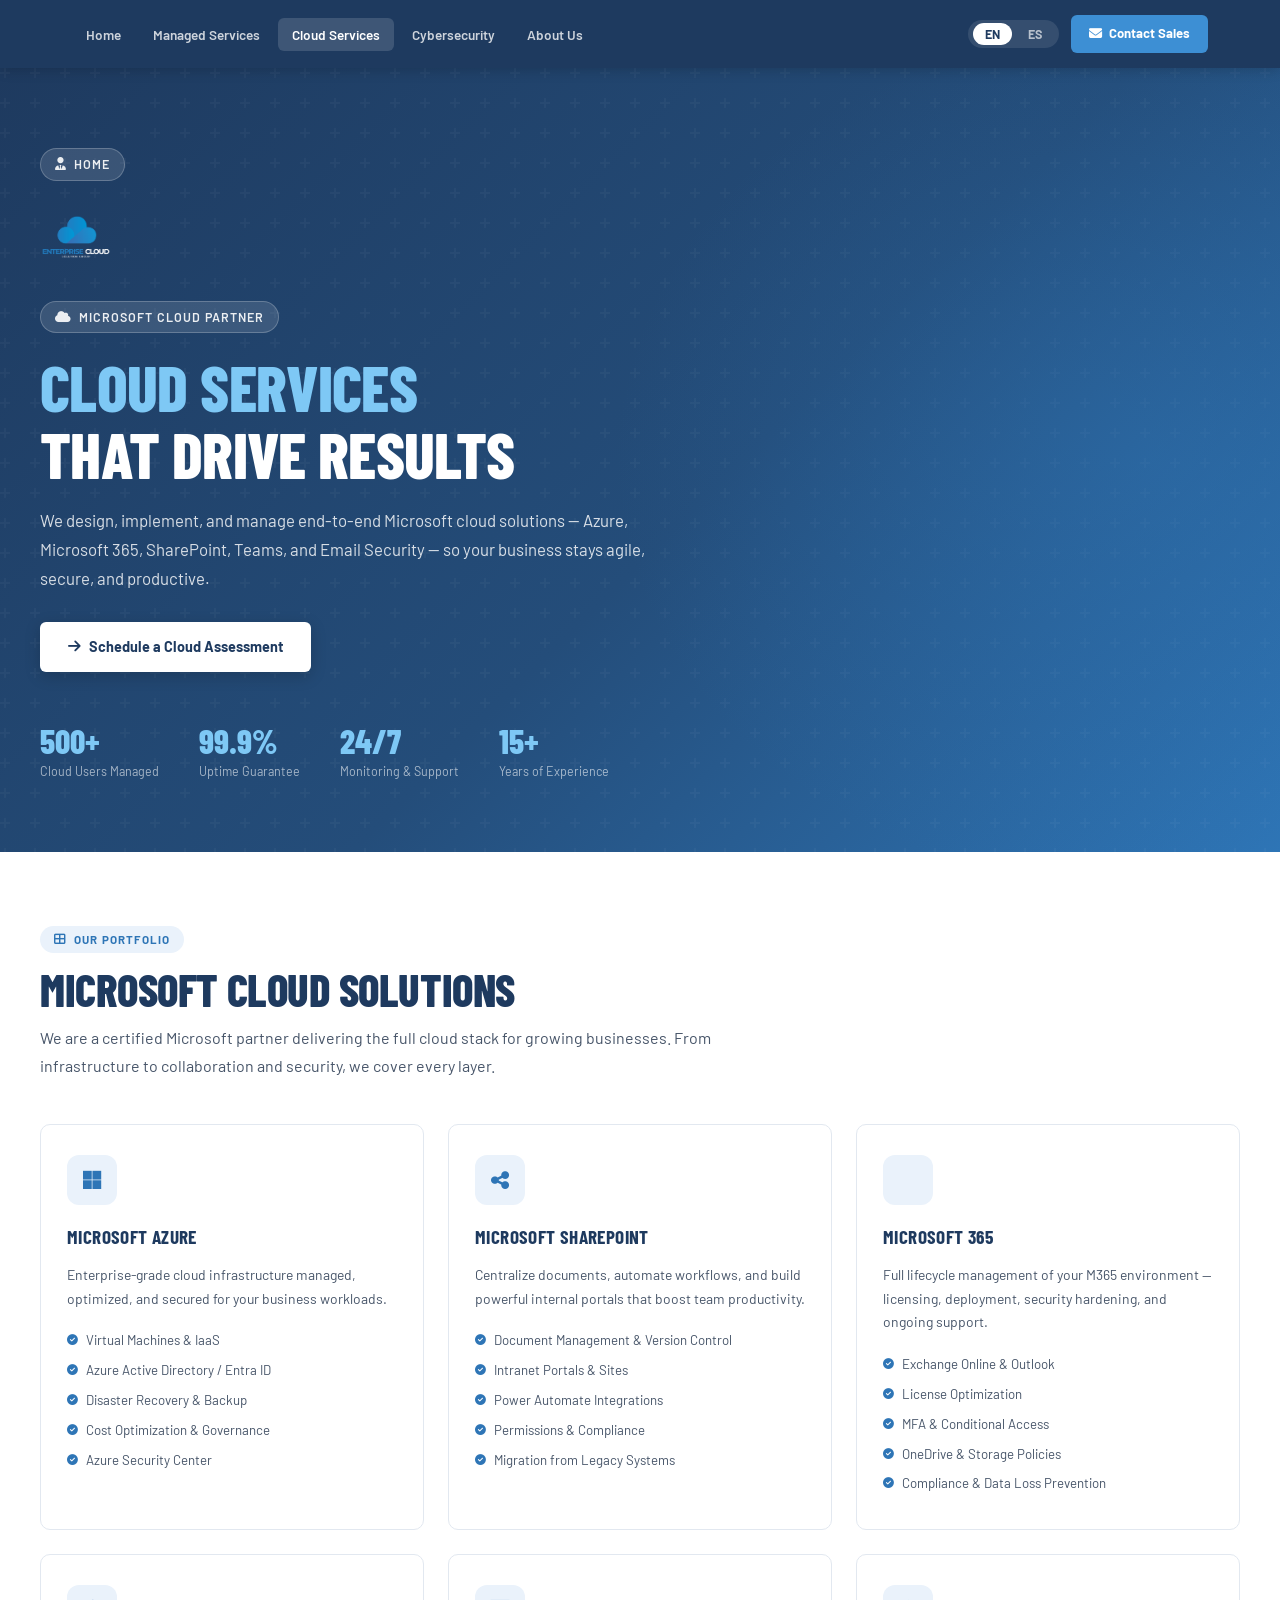
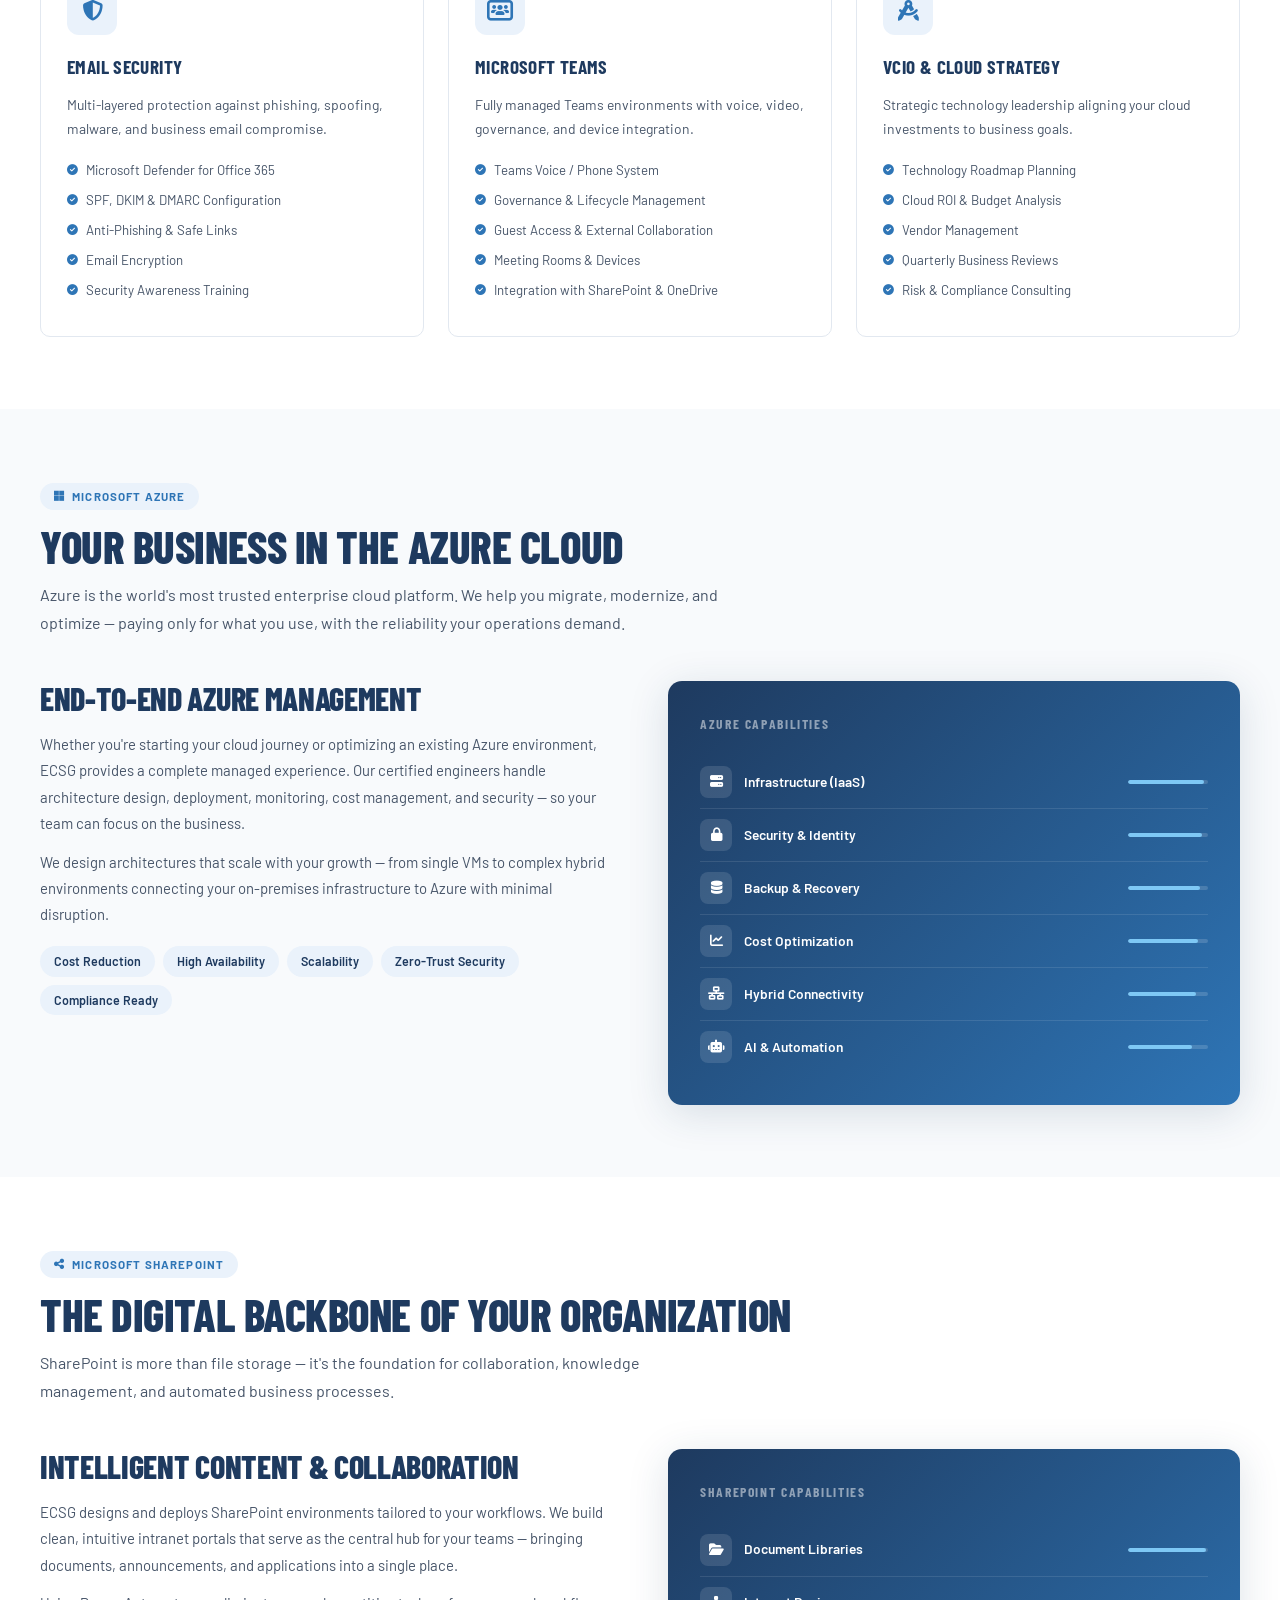
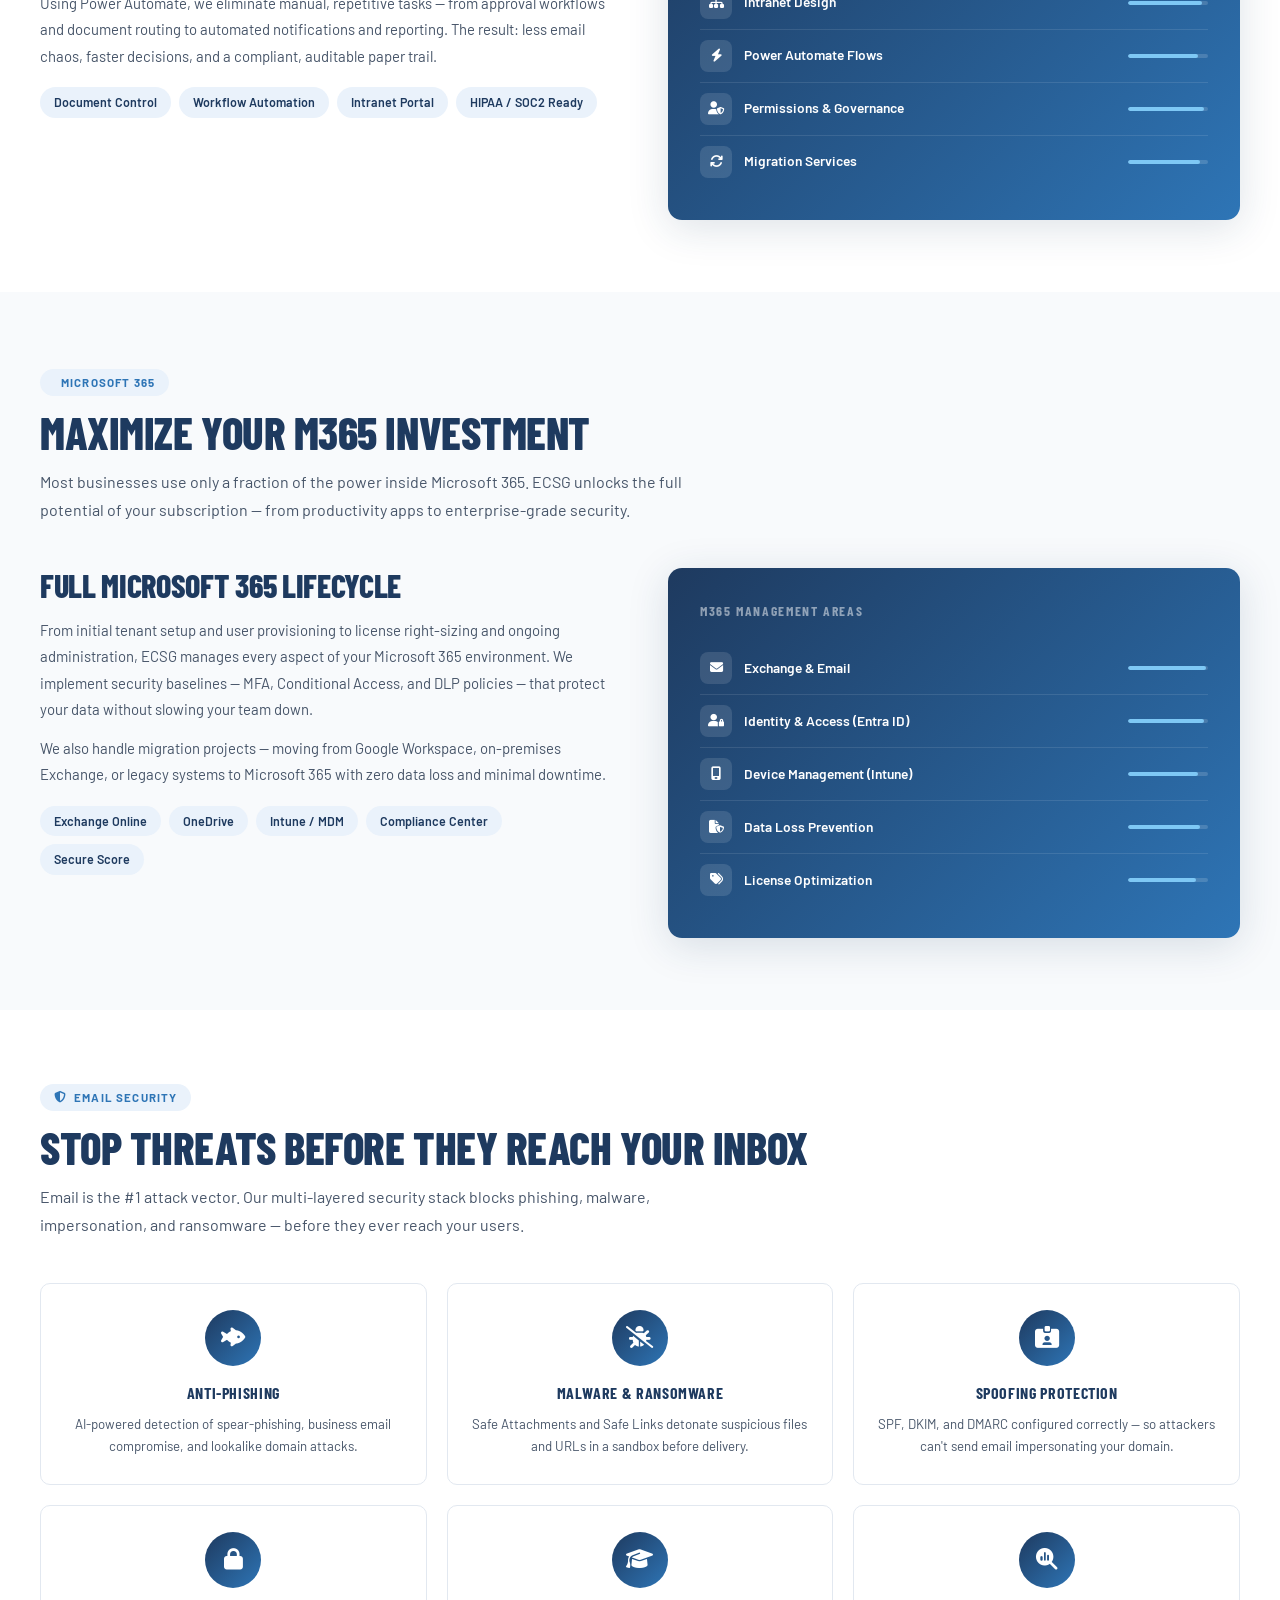
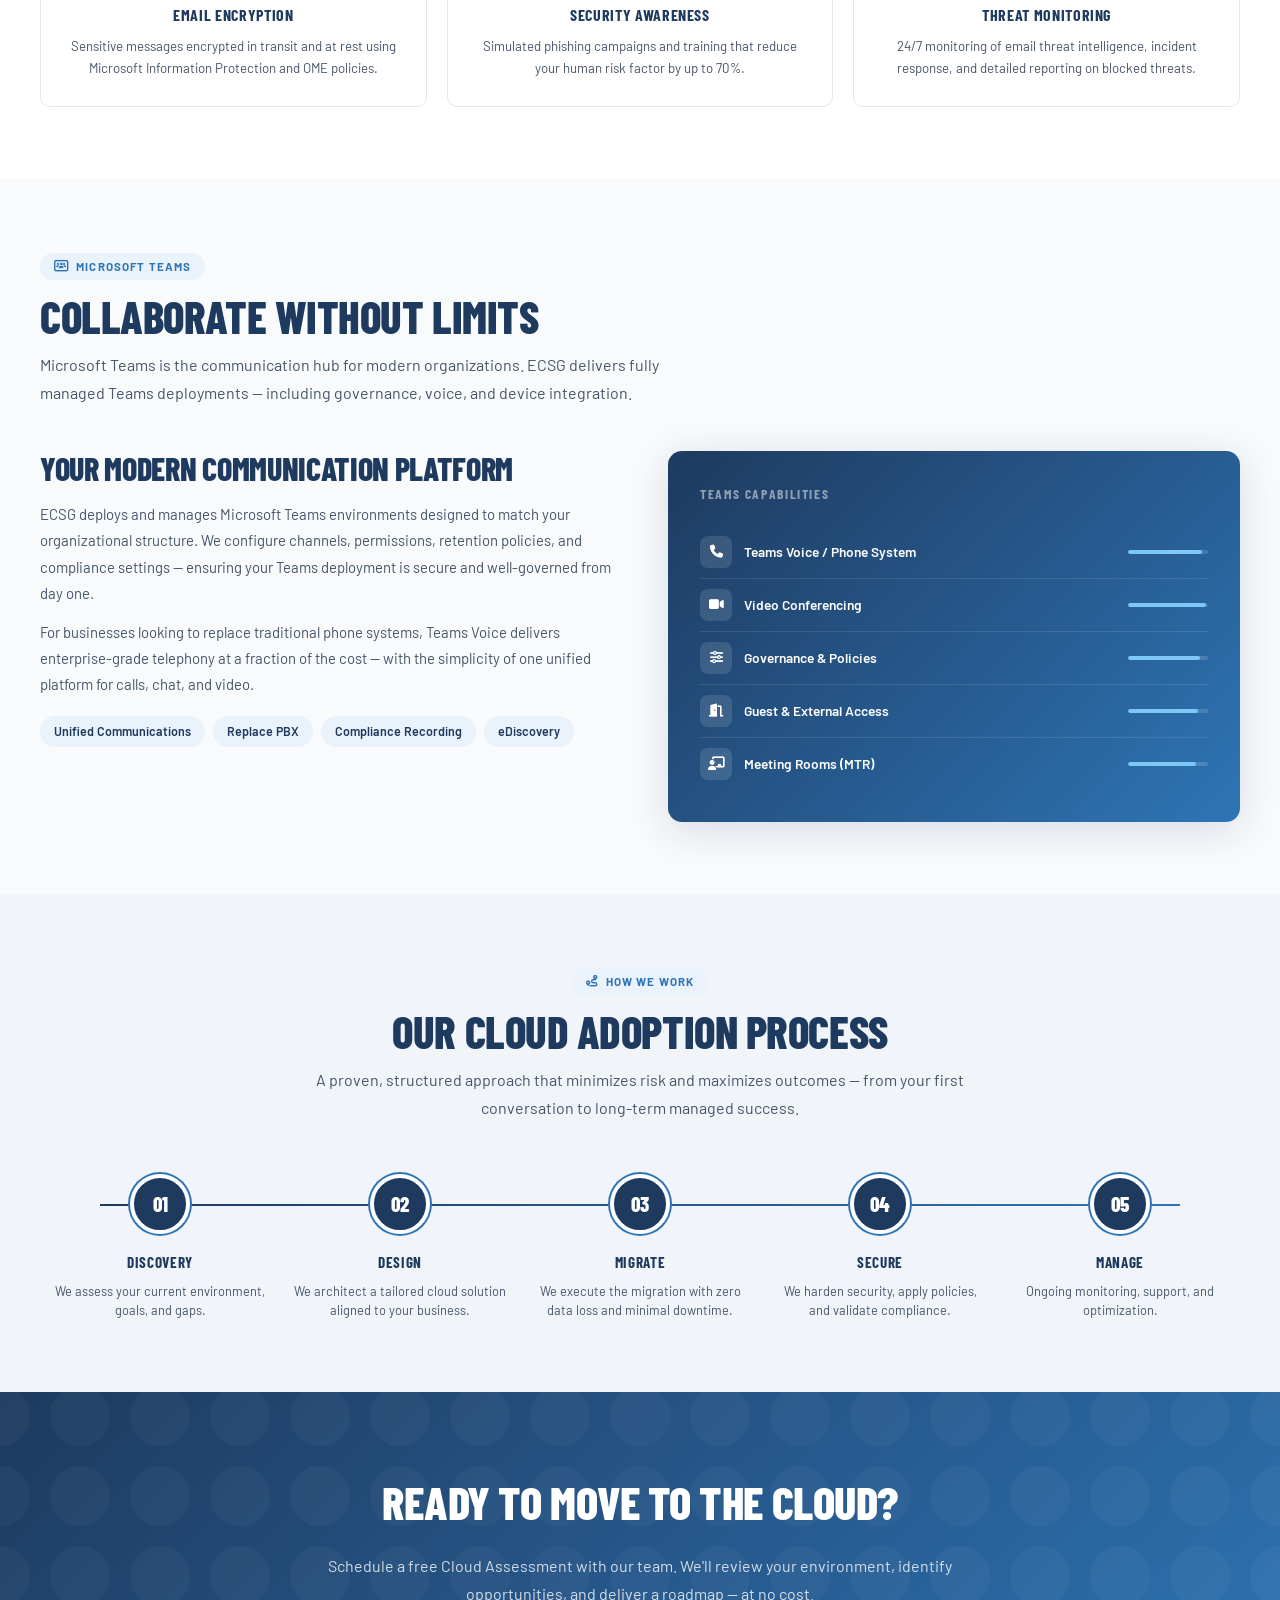
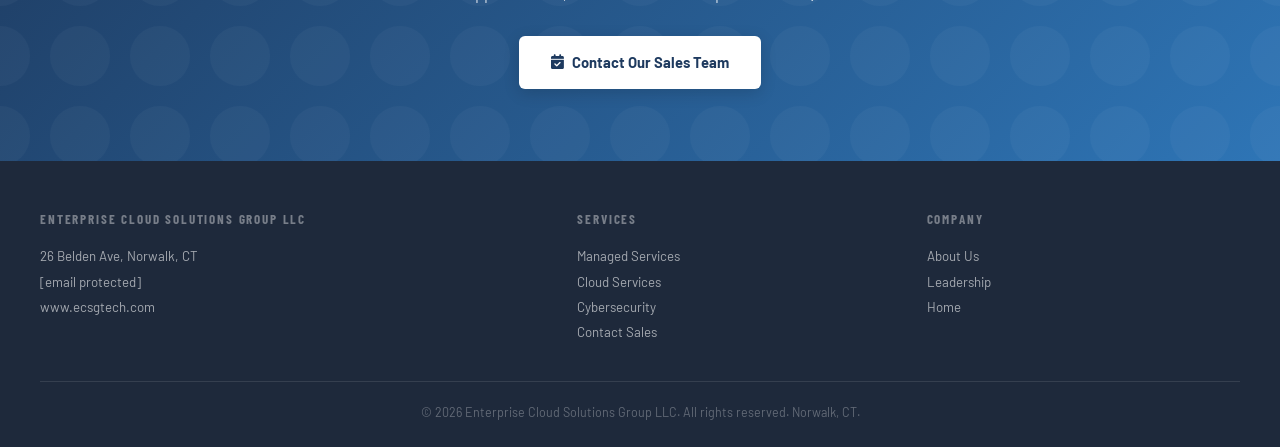
<file: cloud-services.html>
<!DOCTYPE html>
<html lang="en">
<head>
  <meta charset="utf-8">
  <meta name="viewport" content="width=device-width, initial-scale=1.0, shrink-to-fit=no">
  <title>Cloud Services | Enterprise Cloud Solutions Group</title>
  <meta name="description" content="Enterprise Cloud Solutions Group – Microsoft Azure, SharePoint, Microsoft 365, Email Security, and Microsoft Teams managed services.">
  <link rel="preconnect" href="https://fonts.googleapis.com">
  <link rel="preconnect" href="https://fonts.gstatic.com" crossorigin>
  <link href="https://fonts.googleapis.com/css2?family=Barlow:wght@300;400;600;700&family=Barlow+Condensed:wght@600;700;800&display=swap" rel="stylesheet">
  <link rel="stylesheet" href="https://cdnjs.cloudflare.com/ajax/libs/font-awesome/6.5.1/css/all.min.css">
  <style>
    :root {
      --navy: #1E3A5F;
      --blue: #2E75B6;
      --blue-light: #3D8FD4;
      --blue-pale: #EAF2FB;
      --white: #ffffff;
      --gray-50: #F8FAFC;
      --gray-100: #F1F5F9;
      --gray-200: #E2E8F0;
      --gray-600: #475569;
      --gray-800: #1E293B;
      --font-display: 'Barlow Condensed', sans-serif;
      --font-body: 'Barlow', sans-serif;
      --shadow-md: 0 4px 20px rgba(30,58,95,0.10);
      --shadow-lg: 0 8px 40px rgba(30,58,95,0.15);
      --radius: 10px;
      --transition: all 0.28s cubic-bezier(0.4,0,0.2,1);
      --max-w: 1200px;
    }
    *, *::before, *::after { box-sizing: border-box; margin: 0; padding: 0; }
    html { scroll-behavior: smooth; }
    body { font-family: var(--font-body); color: var(--gray-800); background: var(--white); line-height: 1.65; }

    /* ─── NAVBAR ─── */
    #navbar {
      background: var(--navy);
      position: sticky; top: 0; z-index: 1000;
      box-shadow: 0 2px 12px rgba(0,0,0,0.18);
    }
    .nav-inner {
      max-width: var(--max-w); margin: 0 auto;
      padding: 0 32px;
      display: flex; align-items: center; justify-content: space-between;
      height: 68px;
    }
    .nav-logo img { height: 42px; display: block; }
    .nav-links { display: flex; align-items: center; gap: 4px; list-style: none; }
    .nav-links a {
      color: rgba(255,255,255,0.78); text-decoration: none;
      font-size: 0.85rem; font-weight: 600;
      padding: 8px 14px; border-radius: 6px;
      transition: var(--transition); white-space: nowrap;
    }
    .nav-links a:hover { background: rgba(255,255,255,0.1); color: #fff; }
    .nav-links a.active { background: rgba(255,255,255,0.14); color: #fff; }
    .nav-right { display: flex; align-items: center; gap: 12px; }
    .lang-toggle {
      display: flex; align-items: center; gap: 4px;
      background: rgba(255,255,255,0.1);
      border-radius: 30px; padding: 3px 5px;
    }
    .lang-btn {
      border: none; background: transparent;
      padding: 4px 12px; border-radius: 24px;
      font-family: var(--font-body); font-size: 0.78rem; font-weight: 700;
      cursor: pointer; color: rgba(255,255,255,0.65); transition: var(--transition);
    }
    .lang-btn.active { background: #fff; color: var(--navy); }
    .nav-cta {
      display: inline-flex; align-items: center; gap: 7px;
      background: var(--blue-light); color: #fff;
      padding: 8px 18px; border-radius: 6px;
      font-size: 0.82rem; font-weight: 700;
      text-decoration: none; transition: var(--transition); white-space: nowrap;
    }
    .nav-cta:hover { background: #4EA3E8; transform: translateY(-1px); }
    #hamburger {
      display: none; flex-direction: column; gap: 5px;
      background: transparent; border: none; cursor: pointer; padding: 6px;
    }
    #hamburger span { display: block; width: 22px; height: 2px; background: #fff; border-radius: 2px; transition: var(--transition); }
    #mobile-menu { display: none; background: var(--navy); border-top: 1px solid rgba(255,255,255,0.1); padding: 16px 24px 20px; }
    #mobile-menu.open { display: block; }
    #mobile-menu a { display: block; color: rgba(255,255,255,0.8); text-decoration: none; font-size: 0.9rem; font-weight: 600; padding: 10px 0; border-bottom: 1px solid rgba(255,255,255,0.07); }
    #mobile-menu a:last-of-type { border-bottom: none; }
    .mobile-bottom { display: flex; align-items: center; justify-content: space-between; margin-top: 16px; padding-top: 14px; border-top: 1px solid rgba(255,255,255,0.1); }
    .mobile-lang { display: flex; gap: 8px; }
    .mobile-lang button { border: 1px solid rgba(255,255,255,0.3); background: transparent; color: rgba(255,255,255,0.7); padding: 5px 14px; border-radius: 20px; font-size: 0.78rem; font-weight: 700; cursor: pointer; font-family: var(--font-body); transition: var(--transition); }
    .mobile-lang button.active { background: #fff; color: var(--navy); border-color: #fff; }

    /* ─── HERO ─── */
    .page-hero {
      background: linear-gradient(135deg, var(--navy) 0%, #244D7A 55%, var(--blue) 100%);
      color: #fff; padding: 80px 32px 70px; position: relative; overflow: hidden;
    }
    .page-hero::before {
      content: ''; position: absolute; inset: 0;
      background: radial-gradient(ellipse 60% 80% at 90% 50%, rgba(46,117,182,0.35) 0%, transparent 70%),
        url("data:image/svg+xml,%3Csvg width='60' height='60' viewBox='0 0 60 60' xmlns='http://www.w3.org/2000/svg'%3E%3Cg fill='none' fill-rule='evenodd'%3E%3Cg fill='%23ffffff' fill-opacity='0.03'%3E%3Cpath d='M36 34v-4h-2v4h-4v2h4v4h2v-4h4v-2h-4zm0-30V0h-2v4h-4v2h4v4h2V6h4V4h-4zM6 34v-4H4v4H0v2h4v4h2v-4h4v-2H6zM6 4V0H4v4H0v2h4v4h2V6h4V4H6z'/%3E%3C/g%3E%3C/g%3E%3C/svg%3E");
      pointer-events: none;
    }
    .hero-inner { max-width: var(--max-w); margin: 0 auto; position: relative; }
    .hero-tag {
      display: inline-flex; align-items: center; gap: 7px;
      background: rgba(255,255,255,0.12); border: 1px solid rgba(255,255,255,0.22);
      border-radius: 30px; padding: 5px 14px;
      font-size: 0.78rem; font-weight: 600; letter-spacing: 0.08em; text-transform: uppercase;
      color: rgba(255,255,255,0.9); margin-bottom: 20px;
    }
    .page-hero h1 {
      font-family: var(--font-display); font-size: clamp(2.6rem, 5vw, 4rem);
      font-weight: 800; line-height: 1.05; margin-bottom: 18px;
      text-transform: uppercase; letter-spacing: -0.01em;
    }
    .page-hero h1 em { color: #7EC8F5; font-style: normal; }
    .page-hero p.lead { font-size: 1.05rem; max-width: 640px; line-height: 1.75; color: rgba(255,255,255,0.82); margin-bottom: 28px; }
    .hero-cta {
      display: inline-flex; align-items: center; gap: 8px;
      background: #fff; color: var(--navy); padding: 13px 28px; border-radius: 6px;
      font-weight: 700; font-size: 0.9rem; text-decoration: none;
      transition: var(--transition); box-shadow: 0 4px 16px rgba(0,0,0,0.18);
    }
    .hero-cta:hover { background: var(--blue-pale); transform: translateY(-2px); box-shadow: 0 8px 24px rgba(0,0,0,0.22); }
    .hero-stats { display: flex; gap: 40px; margin-top: 52px; flex-wrap: wrap; }
    .hero-stat .number { font-family: var(--font-display); font-size: 2.1rem; font-weight: 800; color: #7EC8F5; line-height: 1; }
    .hero-stat .label { font-size: 0.78rem; color: rgba(255,255,255,0.6); margin-top: 4px; }

    /* ─── SECTIONS ─── */
    .section-wrap { max-width: var(--max-w); margin: 0 auto; }
    .content-section { padding: 72px 32px; }
    .content-section.alt { background: var(--gray-50); }
    .content-section.dark-alt { background: var(--gray-100); }
    .section-tag {
      display: inline-flex; align-items: center; gap: 7px;
      background: var(--blue-pale); color: var(--blue);
      border-radius: 30px; padding: 4px 14px;
      font-size: 0.72rem; font-weight: 700; letter-spacing: 0.1em; text-transform: uppercase;
      margin-bottom: 12px;
    }
    .section-header { margin-bottom: 44px; }
    .section-header h2 {
      font-family: var(--font-display); font-size: clamp(1.9rem, 3.5vw, 2.8rem);
      font-weight: 800; color: var(--navy); text-transform: uppercase;
      letter-spacing: -0.01em; line-height: 1.1; margin-bottom: 10px;
    }
    .section-header p { font-size: 1rem; color: var(--gray-600); max-width: 680px; line-height: 1.75; }

    /* ─── SERVICE CARDS ─── */
    .services-grid { display: grid; grid-template-columns: repeat(3, 1fr); gap: 24px; }
    .service-card {
      background: var(--white); border: 1px solid var(--gray-200);
      border-radius: var(--radius); padding: 30px 26px;
      transition: var(--transition); position: relative; overflow: hidden;
    }
    .service-card::before {
      content: ''; position: absolute; top: 0; left: 0; right: 0; height: 3px;
      background: linear-gradient(90deg, var(--navy), var(--blue));
      transform: scaleX(0); transform-origin: left; transition: var(--transition);
    }
    .service-card:hover { box-shadow: var(--shadow-lg); transform: translateY(-4px); border-color: transparent; }
    .service-card:hover::before { transform: scaleX(1); }
    .service-icon {
      width: 50px; height: 50px; background: var(--blue-pale); border-radius: 12px;
      display: flex; align-items: center; justify-content: center;
      font-size: 1.3rem; color: var(--blue); margin-bottom: 16px;
    }
    .service-card h3 {
      font-family: var(--font-display); font-size: 1.2rem; font-weight: 700;
      color: var(--navy); text-transform: uppercase; letter-spacing: 0.02em; margin-bottom: 10px;
    }
    .service-card p { font-size: 0.87rem; color: var(--gray-600); line-height: 1.7; margin-bottom: 16px; }
    .feature-list { list-style: none; }
    .feature-list li { display: flex; align-items: flex-start; gap: 8px; font-size: 0.83rem; color: var(--gray-600); padding: 4px 0; }
    .feature-list li i { color: var(--blue); font-size: 0.68rem; margin-top: 5px; flex-shrink: 0; }

    /* ─── DEEP DIVE ─── */
    .deep-dive { display: grid; grid-template-columns: 1fr 1fr; gap: 56px; align-items: start; }
    .deep-dive.reverse { direction: rtl; }
    .deep-dive.reverse > * { direction: ltr; }
    .deep-dive-text h3 {
      font-family: var(--font-display); font-size: 2rem; font-weight: 800;
      color: var(--navy); text-transform: uppercase; letter-spacing: -0.01em;
      margin-bottom: 14px; line-height: 1.1;
    }
    .deep-dive-text p { font-size: 0.93rem; color: var(--gray-600); line-height: 1.78; margin-bottom: 12px; }
    .benefit-pills { display: flex; flex-wrap: wrap; gap: 8px; margin-top: 18px; }
    .benefit-pill { background: var(--blue-pale); color: var(--navy); border-radius: 30px; padding: 5px 14px; font-size: 0.78rem; font-weight: 600; }
    .deep-dive-visual {
      background: linear-gradient(135deg, var(--navy) 0%, var(--blue) 100%);
      border-radius: 14px; padding: 32px; color: #fff; box-shadow: var(--shadow-lg);
    }
    .deep-dive-visual .visual-title {
      font-family: var(--font-display); font-size: 0.85rem; font-weight: 700;
      text-transform: uppercase; letter-spacing: 0.12em; color: rgba(255,255,255,0.5); margin-bottom: 20px;
    }
    .capability-row {
      display: flex; align-items: center; gap: 12px;
      padding: 10px 0; border-bottom: 1px solid rgba(255,255,255,0.1);
    }
    .capability-row:last-child { border-bottom: none; }
    .cap-ico {
      width: 32px; height: 32px; background: rgba(255,255,255,0.12); border-radius: 8px;
      display: flex; align-items: center; justify-content: center; font-size: 0.82rem; flex-shrink: 0;
    }
    .cap-name { font-size: 0.86rem; font-weight: 600; flex: 1; }
    .cap-bar-wrap { width: 80px; height: 4px; background: rgba(255,255,255,0.15); border-radius: 4px; overflow: hidden; }
    .cap-bar { height: 100%; background: #7EC8F5; border-radius: 4px; }

    /* ─── SECURITY GRID ─── */
    .security-grid { display: grid; grid-template-columns: repeat(3, 1fr); gap: 20px; }
    .security-item {
      background: var(--white); border: 1px solid var(--gray-200);
      border-radius: var(--radius); padding: 26px 22px; text-align: center; transition: var(--transition);
    }
    .security-item:hover { border-color: var(--blue); box-shadow: var(--shadow-md); transform: translateY(-3px); }
    .sec-icon {
      width: 56px; height: 56px;
      background: linear-gradient(135deg, var(--navy), var(--blue));
      border-radius: 50%; display: flex; align-items: center; justify-content: center;
      font-size: 1.35rem; color: #fff; margin: 0 auto 14px;
    }
    .security-item h4 {
      font-family: var(--font-display); font-size: 1rem; font-weight: 700;
      color: var(--navy); text-transform: uppercase; letter-spacing: 0.04em; margin-bottom: 8px;
    }
    .security-item p { font-size: 0.83rem; color: var(--gray-600); line-height: 1.65; }

    /* ─── PROCESS ─── */
    .process-steps { display: grid; grid-template-columns: repeat(5, 1fr); gap: 0; position: relative; }
    .process-steps::after {
      content: ''; position: absolute; top: 30px; left: 5%; right: 5%; height: 2px;
      background: linear-gradient(90deg, var(--navy), var(--blue)); z-index: 0;
    }
    .process-step { position: relative; z-index: 1; text-align: center; padding: 0 14px; }
    .step-num {
      width: 60px; height: 60px; background: var(--navy); color: #fff; border-radius: 50%;
      display: flex; align-items: center; justify-content: center;
      font-family: var(--font-display); font-size: 1.3rem; font-weight: 800;
      margin: 0 auto 16px; border: 4px solid var(--white); box-shadow: 0 0 0 2px var(--blue);
    }
    .process-step h4 {
      font-family: var(--font-display); font-size: 0.95rem; font-weight: 700;
      color: var(--navy); text-transform: uppercase; letter-spacing: 0.04em; margin-bottom: 6px;
    }
    .process-step p { font-size: 0.8rem; color: var(--gray-600); line-height: 1.5; }

    /* ─── CTA BAND ─── */
    .cta-band {
      background: linear-gradient(135deg, var(--navy) 0%, var(--blue) 100%);
      padding: 72px 32px; text-align: center; color: #fff; position: relative; overflow: hidden;
    }
    .cta-band::before {
      content: ''; position: absolute; inset: 0;
      background: url("data:image/svg+xml,%3Csvg width='80' height='80' viewBox='0 0 80 80' xmlns='http://www.w3.org/2000/svg'%3E%3Cg fill='%23ffffff' fill-opacity='0.03'%3E%3Ccircle cx='40' cy='40' r='30'/%3E%3C/g%3E%3C/svg%3E") center/80px;
      pointer-events: none;
    }
    .cta-band .inner { position: relative; max-width: 640px; margin: 0 auto; }
    .cta-band h2 {
      font-family: var(--font-display); font-size: clamp(1.9rem, 4vw, 2.9rem);
      font-weight: 800; text-transform: uppercase; letter-spacing: -0.01em; margin-bottom: 12px;
    }
    .cta-band p { font-size: 1rem; color: rgba(255,255,255,0.8); line-height: 1.75; margin-bottom: 28px; }
    .btn-white {
      display: inline-flex; align-items: center; gap: 8px;
      background: #fff; color: var(--navy); padding: 14px 32px; border-radius: 6px;
      font-weight: 700; font-size: 0.92rem; text-decoration: none;
      transition: var(--transition); box-shadow: 0 4px 16px rgba(0,0,0,0.15);
    }
    .btn-white:hover { background: var(--blue-pale); transform: translateY(-2px); box-shadow: 0 8px 24px rgba(0,0,0,0.2); }

    /* ─── FOOTER ─── */
    footer { background: var(--gray-800); color: rgba(255,255,255,0.65); padding: 48px 32px 24px; }
    .footer-inner { max-width: var(--max-w); margin: 0 auto; }
    .footer-grid { display: grid; grid-template-columns: 1.6fr 1fr 1fr; gap: 36px; margin-bottom: 36px; }
    .footer-col h4 {
      font-family: var(--font-display); font-size: 0.82rem; font-weight: 700;
      text-transform: uppercase; letter-spacing: 0.14em; color: rgba(255,255,255,0.4); margin-bottom: 14px;
    }
    .footer-col p, .footer-col a { font-size: 0.83rem; line-height: 1.9; color: rgba(255,255,255,0.6); text-decoration: none; display: block; }
    .footer-col a:hover { color: #fff; }
    .footer-bottom { border-top: 1px solid rgba(255,255,255,0.1); padding-top: 20px; text-align: center; font-size: 0.78rem; color: rgba(255,255,255,0.3); }

    /* ─── RESPONSIVE ─── */
    @media (max-width: 1024px) {
      .services-grid { grid-template-columns: repeat(2, 1fr); }
      .security-grid { grid-template-columns: repeat(2, 1fr); }
    }
    @media (max-width: 860px) {
      .nav-links { display: none; }
      #hamburger { display: flex; }
      .deep-dive { grid-template-columns: 1fr; }
      .deep-dive.reverse { direction: ltr; }
      .process-steps { grid-template-columns: 1fr 1fr; gap: 24px; }
      .process-steps::after { display: none; }
      .footer-grid { grid-template-columns: 1fr 1fr; }
    }
    @media (max-width: 600px) {
      .content-section { padding: 48px 20px; }
      .page-hero { padding: 52px 20px 44px; }
      .services-grid { grid-template-columns: 1fr; }
      .security-grid { grid-template-columns: 1fr; }
      .process-steps { grid-template-columns: 1fr; }
      .footer-grid { grid-template-columns: 1fr; }
      .cta-band { padding: 52px 20px; }
      footer { padding: 36px 20px 20px; }
      .hero-stats { gap: 24px; }
      .nav-cta { display: none; }
    }
  </style>
</head>
<body>

<!-- ─── NAVBAR ─── -->
<header id="navbar">
  <div class="nav-inner">
    <ul class="nav-links">
      <li><a href="index.html" data-en="Home" data-es="Inicio">Home</a></li>
      <li><a href="managed-services.html" data-en="Managed Services" data-es="Servicios Administrados">Managed Services</a></li>
      <li><a href="cloud-services.html" class="active" data-en="Cloud Services" data-es="Servicios en la Nube">Cloud Services</a></li>
      <li><a href="cybersecurity.html" data-en="Cybersecurity" data-es="Ciberseguridad">Cybersecurity</a></li>
      <li><a href="ECSG_About.html" data-en="About Us" data-es="Nosotros">About Us</a></li>
    </ul>
    <div class="nav-right">
      <div class="lang-toggle">
        <button class="lang-btn active" id="btnEN">EN</button>
        <button class="lang-btn" id="btnES">ES</button>
      </div>
      <a href="ecsgcontact_sales.html" class="nav-cta">
        <i class="fas fa-envelope"></i>
        <span data-en="Contact Sales" data-es="Contactar Ventas">Contact Sales</span>
      </a>
    </div>
  </div>
  <div id="mobile-menu" style="display:none!important;">
    <a href="index.html" data-en="Home" data-es="Inicio">Home</a>
    <a href="managed-services.html" data-en="Managed Services" data-es="Servicios Administrados">Managed Services</a>
    <a href="cloud-services.html" data-en="Cloud Services" data-es="Servicios en la Nube">Cloud Services</a>
    <a href="cybersecurity.html" data-en="Cybersecurity" data-es="Ciberseguridad">Cybersecurity</a>
    <a href="ECSG_About.html" data-en="About Us" data-es="Nosotros">About Us</a>
    <a href="ceo.html" data-en="Leadership" data-es="Liderazgo">Leadership</a>
    <div class="mobile-bottom">
      <a href="ecsgcontact_sales.html" class="nav-cta" style="font-size:0.82rem;"><i class="fas fa-envelope"></i> <span data-en="Contact Sales" data-es="Contactar Ventas">Contact Sales</span></a>
      <div class="mobile-lang">
        <button id="btnEN2" class="active">EN</button>
        <button id="btnES2">ES</button>
      </div>
    </div>
  </div>
</header>

<!-- ─── HERO ─── -->
<section class="page-hero">
  <div class="hero-inner">
    <!-- ─── HERO TAG hacia index.html ─── -->    
<a href="index.html" style="text-decoration: none; color: inherit;">
  <div class="hero-tag">
    <i class="fas fa-user-tie"></i>
    <span data-en="Virtual Chief Information Officer" data-es="INICIO">
      HOME
    </span>
  </div>
</a>
 <!-- ─── fin de HERO TAG hacia index.html ─── -->
    <div class="hero-logo" style="margin-bottom:28px;">
      <a href="index.html"><img src="assets/img/logo1_white.png" alt="Enterprise Cloud Solutions Group" style="height:72px; display:block;"></a>
    </div>
    <div class="hero-tag"><i class="fas fa-cloud"></i> <span data-en="Microsoft Cloud Partner" data-es="Partner de Microsoft Cloud">Microsoft Cloud Partner</span></div>
    <h1><em data-en="Cloud Services" data-es="Servicios en la Nube">Cloud Services</em><br><span data-en="that Drive Results" data-es="que Impulsan Resultados">that Drive Results</span></h1>
    <p class="lead" data-en="We design, implement, and manage end-to-end Microsoft cloud solutions — Azure, Microsoft 365, SharePoint, Teams, and Email Security — so your business stays agile, secure, and productive." data-es="Diseñamos, implementamos y administramos soluciones de nube Microsoft de extremo a extremo — Azure, Microsoft 365, SharePoint, Teams y Seguridad de Correo — para que su empresa sea ágil, segura y productiva.">We design, implement, and manage end-to-end Microsoft cloud solutions — Azure, Microsoft 365, SharePoint, Teams, and Email Security — so your business stays agile, secure, and productive.</p>
    <a href="ecsgcontact_sales.html" class="hero-cta"><i class="fas fa-arrow-right"></i> <span data-en="Schedule a Cloud Assessment" data-es="Agendar una Evaluación Cloud">Schedule a Cloud Assessment</span></a>
    <div class="hero-stats">
      <div class="hero-stat"><div class="number">500+</div><div class="label" data-en="Cloud Users Managed" data-es="Usuarios Cloud Administrados">Cloud Users Managed</div></div>
      <div class="hero-stat"><div class="number">99.9%</div><div class="label" data-en="Uptime Guarantee" data-es="Garantía de Disponibilidad">Uptime Guarantee</div></div>
      <div class="hero-stat"><div class="number">24/7</div><div class="label" data-en="Monitoring & Support" data-es="Monitoreo y Soporte">Monitoring & Support</div></div>
      <div class="hero-stat"><div class="number">15+</div><div class="label" data-en="Years of Experience" data-es="Años de Experiencia">Years of Experience</div></div>
    </div>
  </div>
</section>

<!-- ─── SERVICES OVERVIEW ─── -->
<section class="content-section">
  <div class="section-wrap">
    <div class="section-header">
      <div class="section-tag"><i class="fas fa-th-large"></i> <span data-en="Our Portfolio" data-es="Nuestro Portafolio">Our Portfolio</span></div>
      <h2 data-en="Microsoft Cloud Solutions" data-es="Soluciones Microsoft Cloud">Microsoft Cloud Solutions</h2>
      <p data-en="We are a certified Microsoft partner delivering the full cloud stack for growing businesses. From infrastructure to collaboration and security, we cover every layer." data-es="Somos un partner certificado de Microsoft que entrega el stack completo de nube para empresas en crecimiento. Desde infraestructura hasta colaboración y seguridad, cubrimos cada capa.">We are a certified Microsoft partner delivering the full cloud stack for growing businesses. From infrastructure to collaboration and security, we cover every layer.</p>
    </div>
    <div class="services-grid">

      <div class="service-card">
        <div class="service-icon"><i class="fab fa-microsoft"></i></div>
        <h3>Microsoft Azure</h3>
        <p data-en="Enterprise-grade cloud infrastructure managed, optimized, and secured for your business workloads." data-es="Infraestructura cloud de nivel empresarial, administrada, optimizada y asegurada para sus cargas de trabajo.">Enterprise-grade cloud infrastructure managed, optimized, and secured for your business workloads.</p>
        <ul class="feature-list">
          <li><i class="fas fa-circle-check"></i><span data-en="Virtual Machines & IaaS" data-es="Máquinas Virtuales e IaaS">Virtual Machines & IaaS</span></li>
          <li><i class="fas fa-circle-check"></i><span data-en="Azure Active Directory / Entra ID" data-es="Azure Active Directory / Entra ID">Azure Active Directory / Entra ID</span></li>
          <li><i class="fas fa-circle-check"></i><span data-en="Disaster Recovery & Backup" data-es="Recuperación ante Desastres y Backup">Disaster Recovery & Backup</span></li>
          <li><i class="fas fa-circle-check"></i><span data-en="Cost Optimization & Governance" data-es="Optimización de Costos y Gobernanza">Cost Optimization & Governance</span></li>
          <li><i class="fas fa-circle-check"></i><span data-en="Azure Security Center" data-es="Centro de Seguridad de Azure">Azure Security Center</span></li>
        </ul>
      </div>

      <div class="service-card">
        <div class="service-icon"><i class="fas fa-share-nodes"></i></div>
        <h3>Microsoft SharePoint</h3>
        <p data-en="Centralize documents, automate workflows, and build powerful internal portals that boost team productivity." data-es="Centralice documentos, automatice flujos de trabajo y construya portales internos que aumenten la productividad.">Centralize documents, automate workflows, and build powerful internal portals that boost team productivity.</p>
        <ul class="feature-list">
          <li><i class="fas fa-circle-check"></i><span data-en="Document Management & Version Control" data-es="Gestión de Documentos y Control de Versiones">Document Management & Version Control</span></li>
          <li><i class="fas fa-circle-check"></i><span data-en="Intranet Portals & Sites" data-es="Portales Intranet y Sitios">Intranet Portals & Sites</span></li>
          <li><i class="fas fa-circle-check"></i><span data-en="Power Automate Integrations" data-es="Integraciones con Power Automate">Power Automate Integrations</span></li>
          <li><i class="fas fa-circle-check"></i><span data-en="Permissions & Compliance" data-es="Permisos y Cumplimiento">Permissions & Compliance</span></li>
          <li><i class="fas fa-circle-check"></i><span data-en="Migration from Legacy Systems" data-es="Migración desde Sistemas Legados">Migration from Legacy Systems</span></li>
        </ul>
      </div>

      <div class="service-card">
        <div class="service-icon"><i class="fas fa-grid-2"></i></div>
        <h3>Microsoft 365</h3>
        <p data-en="Full lifecycle management of your M365 environment — licensing, deployment, security hardening, and ongoing support." data-es="Gestión completa del ciclo de vida de su entorno M365 — licenciamiento, despliegue, endurecimiento de seguridad y soporte continuo.">Full lifecycle management of your M365 environment — licensing, deployment, security hardening, and ongoing support.</p>
        <ul class="feature-list">
          <li><i class="fas fa-circle-check"></i><span data-en="Exchange Online & Outlook" data-es="Exchange Online y Outlook">Exchange Online & Outlook</span></li>
          <li><i class="fas fa-circle-check"></i><span data-en="License Optimization" data-es="Optimización de Licencias">License Optimization</span></li>
          <li><i class="fas fa-circle-check"></i><span data-en="MFA & Conditional Access" data-es="MFA y Acceso Condicional">MFA & Conditional Access</span></li>
          <li><i class="fas fa-circle-check"></i><span data-en="OneDrive & Storage Policies" data-es="OneDrive y Políticas de Almacenamiento">OneDrive & Storage Policies</span></li>
          <li><i class="fas fa-circle-check"></i><span data-en="Compliance & Data Loss Prevention" data-es="Cumplimiento y Prevención de Pérdida de Datos">Compliance & Data Loss Prevention</span></li>
        </ul>
      </div>

      <div class="service-card">
        <div class="service-icon"><i class="fas fa-shield-halved"></i></div>
        <h3 data-en="Email Security" data-es="Seguridad de Correo">Email Security</h3>
        <p data-en="Multi-layered protection against phishing, spoofing, malware, and business email compromise." data-es="Protección multicapa contra phishing, spoofing, malware y compromiso de correo empresarial.">Multi-layered protection against phishing, spoofing, malware, and business email compromise.</p>
        <ul class="feature-list">
          <li><i class="fas fa-circle-check"></i><span data-en="Microsoft Defender for Office 365" data-es="Microsoft Defender para Office 365">Microsoft Defender for Office 365</span></li>
          <li><i class="fas fa-circle-check"></i><span data-en="SPF, DKIM & DMARC Configuration" data-es="Configuración de SPF, DKIM y DMARC">SPF, DKIM & DMARC Configuration</span></li>
          <li><i class="fas fa-circle-check"></i><span data-en="Anti-Phishing & Safe Links" data-es="Anti-Phishing y Safe Links">Anti-Phishing & Safe Links</span></li>
          <li><i class="fas fa-circle-check"></i><span data-en="Email Encryption" data-es="Cifrado de Correo Electrónico">Email Encryption</span></li>
          <li><i class="fas fa-circle-check"></i><span data-en="Security Awareness Training" data-es="Capacitación en Conciencia de Seguridad">Security Awareness Training</span></li>
        </ul>
      </div>

      <div class="service-card">
        <div class="service-icon"><i class="fas fa-users-rectangle"></i></div>
        <h3>Microsoft Teams</h3>
        <p data-en="Fully managed Teams environments with voice, video, governance, and device integration." data-es="Entornos de Teams totalmente administrados con voz, video, gobernanza e integración de dispositivos.">Fully managed Teams environments with voice, video, governance, and device integration.</p>
        <ul class="feature-list">
          <li><i class="fas fa-circle-check"></i><span data-en="Teams Voice / Phone System" data-es="Teams Voice / Sistema de Telefonía">Teams Voice / Phone System</span></li>
          <li><i class="fas fa-circle-check"></i><span data-en="Governance & Lifecycle Management" data-es="Gobernanza y Gestión del Ciclo de Vida">Governance & Lifecycle Management</span></li>
          <li><i class="fas fa-circle-check"></i><span data-en="Guest Access & External Collaboration" data-es="Acceso de Invitados y Colaboración Externa">Guest Access & External Collaboration</span></li>
          <li><i class="fas fa-circle-check"></i><span data-en="Meeting Rooms & Devices" data-es="Salas de Reuniones y Dispositivos">Meeting Rooms & Devices</span></li>
          <li><i class="fas fa-circle-check"></i><span data-en="Integration with SharePoint & OneDrive" data-es="Integración con SharePoint y OneDrive">Integration with SharePoint & OneDrive</span></li>
        </ul>
      </div>

      <div class="service-card">
        <div class="service-icon"><i class="fas fa-compass-drafting"></i></div>
        <h3 data-en="vCIO & Cloud Strategy" data-es="vCIO y Estrategia Cloud">vCIO & Cloud Strategy</h3>
        <p data-en="Strategic technology leadership aligning your cloud investments to business goals." data-es="Liderazgo tecnológico estratégico que alinea sus inversiones cloud con los objetivos de negocio.">Strategic technology leadership aligning your cloud investments to business goals.</p>
        <ul class="feature-list">
          <li><i class="fas fa-circle-check"></i><span data-en="Technology Roadmap Planning" data-es="Planificación de Hoja de Ruta Tecnológica">Technology Roadmap Planning</span></li>
          <li><i class="fas fa-circle-check"></i><span data-en="Cloud ROI & Budget Analysis" data-es="ROI Cloud y Análisis de Presupuesto">Cloud ROI & Budget Analysis</span></li>
          <li><i class="fas fa-circle-check"></i><span data-en="Vendor Management" data-es="Gestión de Proveedores">Vendor Management</span></li>
          <li><i class="fas fa-circle-check"></i><span data-en="Quarterly Business Reviews" data-es="Revisiones Trimestrales de Negocio">Quarterly Business Reviews</span></li>
          <li><i class="fas fa-circle-check"></i><span data-en="Risk & Compliance Consulting" data-es="Consultoría de Riesgo y Cumplimiento">Risk & Compliance Consulting</span></li>
        </ul>
      </div>

    </div>
  </div>
</section>

<!-- ─── AZURE DEEP DIVE ─── -->
<section class="content-section alt">
  <div class="section-wrap">
    <div class="section-header">
      <div class="section-tag"><i class="fab fa-microsoft"></i> Microsoft Azure</div>
      <h2 data-en="Your Business in the Azure Cloud" data-es="Su Negocio en la Nube de Azure">Your Business in the Azure Cloud</h2>
      <p data-en="Azure is the world's most trusted enterprise cloud platform. We help you migrate, modernize, and optimize — paying only for what you use, with the reliability your operations demand." data-es="Azure es la plataforma de nube empresarial más confiable del mundo. Le ayudamos a migrar, modernizar y optimizar — pagando solo por lo que usa, con la confiabilidad que sus operaciones exigen.">Azure is the world's most trusted enterprise cloud platform. We help you migrate, modernize, and optimize — paying only for what you use, with the reliability your operations demand.</p>
    </div>
    <div class="deep-dive">
      <div class="deep-dive-text">
        <h3 data-en="End-to-End Azure Management" data-es="Gestión Azure de Extremo a Extremo">End-to-End Azure Management</h3>
        <p data-en="Whether you're starting your cloud journey or optimizing an existing Azure environment, ECSG provides a complete managed experience. Our certified engineers handle architecture design, deployment, monitoring, cost management, and security — so your team can focus on the business." data-es="Ya sea que esté comenzando su viaje a la nube u optimizando un entorno Azure existente, ECSG proporciona una experiencia administrada completa. Nuestros ingenieros certificados se encargan del diseño de arquitectura, despliegue, monitoreo, gestión de costos y seguridad.">Whether you're starting your cloud journey or optimizing an existing Azure environment, ECSG provides a complete managed experience. Our certified engineers handle architecture design, deployment, monitoring, cost management, and security — so your team can focus on the business.</p>
        <p data-en="We design architectures that scale with your growth — from single VMs to complex hybrid environments connecting your on-premises infrastructure to Azure with minimal disruption." data-es="Diseñamos arquitecturas que escalan con su crecimiento — desde VMs individuales hasta entornos híbridos complejos que conectan su infraestructura local con Azure con mínima interrupción.">We design architectures that scale with your growth — from single VMs to complex hybrid environments connecting your on-premises infrastructure to Azure with minimal disruption.</p>
        <div class="benefit-pills">
          <span class="benefit-pill" data-en="Cost Reduction" data-es="Reducción de Costos">Cost Reduction</span>
          <span class="benefit-pill" data-en="High Availability" data-es="Alta Disponibilidad">High Availability</span>
          <span class="benefit-pill" data-en="Scalability" data-es="Escalabilidad">Scalability</span>
          <span class="benefit-pill" data-en="Zero-Trust Security" data-es="Seguridad Zero-Trust">Zero-Trust Security</span>
          <span class="benefit-pill" data-en="Compliance Ready" data-es="Listo para Cumplimiento">Compliance Ready</span>
        </div>
      </div>
      <div class="deep-dive-visual">
        <div class="visual-title" data-en="Azure Capabilities" data-es="Capacidades Azure">Azure Capabilities</div>
        <div class="capability-row"><div class="cap-ico"><i class="fas fa-server"></i></div><span class="cap-name" data-en="Infrastructure (IaaS)" data-es="Infraestructura (IaaS)">Infrastructure (IaaS)</span><div class="cap-bar-wrap"><div class="cap-bar" style="width:95%"></div></div></div>
        <div class="capability-row"><div class="cap-ico"><i class="fas fa-lock"></i></div><span class="cap-name" data-en="Security & Identity" data-es="Seguridad e Identidad">Security & Identity</span><div class="cap-bar-wrap"><div class="cap-bar" style="width:92%"></div></div></div>
        <div class="capability-row"><div class="cap-ico"><i class="fas fa-database"></i></div><span class="cap-name" data-en="Backup & Recovery" data-es="Backup y Recuperación">Backup & Recovery</span><div class="cap-bar-wrap"><div class="cap-bar" style="width:90%"></div></div></div>
        <div class="capability-row"><div class="cap-ico"><i class="fas fa-chart-line"></i></div><span class="cap-name" data-en="Cost Optimization" data-es="Optimización de Costos">Cost Optimization</span><div class="cap-bar-wrap"><div class="cap-bar" style="width:88%"></div></div></div>
        <div class="capability-row"><div class="cap-ico"><i class="fas fa-network-wired"></i></div><span class="cap-name" data-en="Hybrid Connectivity" data-es="Conectividad Híbrida">Hybrid Connectivity</span><div class="cap-bar-wrap"><div class="cap-bar" style="width:85%"></div></div></div>
        <div class="capability-row"><div class="cap-ico"><i class="fas fa-robot"></i></div><span class="cap-name" data-en="AI & Automation" data-es="IA y Automatización">AI & Automation</span><div class="cap-bar-wrap"><div class="cap-bar" style="width:80%"></div></div></div>
      </div>
    </div>
  </div>
</section>

<!-- ─── SHAREPOINT DEEP DIVE ─── -->
<section class="content-section">
  <div class="section-wrap">
    <div class="section-header">
      <div class="section-tag"><i class="fas fa-share-nodes"></i> Microsoft SharePoint</div>
      <h2 data-en="The Digital Backbone of Your Organization" data-es="La Columna Vertebral Digital de Su Organización">The Digital Backbone of Your Organization</h2>
      <p data-en="SharePoint is more than file storage — it's the foundation for collaboration, knowledge management, and automated business processes." data-es="SharePoint es más que almacenamiento de archivos — es la base para la colaboración, gestión del conocimiento y procesos empresariales automatizados.">SharePoint is more than file storage — it's the foundation for collaboration, knowledge management, and automated business processes.</p>
    </div>
    <div class="deep-dive reverse">
      <div class="deep-dive-visual">
        <div class="visual-title" data-en="SharePoint Capabilities" data-es="Capacidades SharePoint">SharePoint Capabilities</div>
        <div class="capability-row"><div class="cap-ico"><i class="fas fa-folder-open"></i></div><span class="cap-name" data-en="Document Libraries" data-es="Bibliotecas de Documentos">Document Libraries</span><div class="cap-bar-wrap"><div class="cap-bar" style="width:98%"></div></div></div>
        <div class="capability-row"><div class="cap-ico"><i class="fas fa-sitemap"></i></div><span class="cap-name" data-en="Intranet Design" data-es="Diseño de Intranet">Intranet Design</span><div class="cap-bar-wrap"><div class="cap-bar" style="width:92%"></div></div></div>
        <div class="capability-row"><div class="cap-ico"><i class="fas fa-bolt"></i></div><span class="cap-name" data-en="Power Automate Flows" data-es="Flujos Power Automate">Power Automate Flows</span><div class="cap-bar-wrap"><div class="cap-bar" style="width:88%"></div></div></div>
        <div class="capability-row"><div class="cap-ico"><i class="fas fa-user-shield"></i></div><span class="cap-name" data-en="Permissions & Governance" data-es="Permisos y Gobernanza">Permissions & Governance</span><div class="cap-bar-wrap"><div class="cap-bar" style="width:95%"></div></div></div>
        <div class="capability-row"><div class="cap-ico"><i class="fas fa-arrows-rotate"></i></div><span class="cap-name" data-en="Migration Services" data-es="Servicios de Migración">Migration Services</span><div class="cap-bar-wrap"><div class="cap-bar" style="width:90%"></div></div></div>
      </div>
      <div class="deep-dive-text">
        <h3 data-en="Intelligent Content & Collaboration" data-es="Contenido Inteligente y Colaboración">Intelligent Content & Collaboration</h3>
        <p data-en="ECSG designs and deploys SharePoint environments tailored to your workflows. We build clean, intuitive intranet portals that serve as the central hub for your teams — bringing documents, announcements, and applications into a single place." data-es="ECSG diseña y despliega entornos SharePoint adaptados a sus flujos de trabajo. Construimos portales intranet limpios e intuitivos que sirven como eje central para sus equipos — reuniendo documentos, anuncios y aplicaciones en un solo lugar.">ECSG designs and deploys SharePoint environments tailored to your workflows. We build clean, intuitive intranet portals that serve as the central hub for your teams — bringing documents, announcements, and applications into a single place.</p>
        <p data-en="Using Power Automate, we eliminate manual, repetitive tasks — from approval workflows and document routing to automated notifications and reporting. The result: less email chaos, faster decisions, and a compliant, auditable paper trail." data-es="Con Power Automate, eliminamos tareas manuales y repetitivas — desde flujos de aprobación y enrutamiento de documentos hasta notificaciones automatizadas e informes. El resultado: menos caos de correo, decisiones más rápidas y un rastro de auditoría conforme.">Using Power Automate, we eliminate manual, repetitive tasks — from approval workflows and document routing to automated notifications and reporting. The result: less email chaos, faster decisions, and a compliant, auditable paper trail.</p>
        <div class="benefit-pills">
          <span class="benefit-pill" data-en="Document Control" data-es="Control de Documentos">Document Control</span>
          <span class="benefit-pill" data-en="Workflow Automation" data-es="Automatización de Flujos">Workflow Automation</span>
          <span class="benefit-pill" data-en="Intranet Portal" data-es="Portal Intranet">Intranet Portal</span>
          <span class="benefit-pill" data-en="HIPAA / SOC2 Ready" data-es="Listo para HIPAA / SOC2">HIPAA / SOC2 Ready</span>
        </div>
      </div>
    </div>
  </div>
</section>

<!-- ─── MICROSOFT 365 ─── -->
<section class="content-section alt">
  <div class="section-wrap">
    <div class="section-header">
      <div class="section-tag"><i class="fas fa-grid-2"></i> Microsoft 365</div>
      <h2 data-en="Maximize Your M365 Investment" data-es="Maximice Su Inversión en M365">Maximize Your M365 Investment</h2>
      <p data-en="Most businesses use only a fraction of the power inside Microsoft 365. ECSG unlocks the full potential of your subscription — from productivity apps to enterprise-grade security." data-es="La mayoría de las empresas usan solo una fracción del poder de Microsoft 365. ECSG desbloquea el potencial completo de su suscripción — desde aplicaciones de productividad hasta seguridad de nivel empresarial.">Most businesses use only a fraction of the power inside Microsoft 365. ECSG unlocks the full potential of your subscription — from productivity apps to enterprise-grade security.</p>
    </div>
    <div class="deep-dive">
      <div class="deep-dive-text">
        <h3 data-en="Full Microsoft 365 Lifecycle" data-es="Ciclo de Vida Completo de Microsoft 365">Full Microsoft 365 Lifecycle</h3>
        <p data-en="From initial tenant setup and user provisioning to license right-sizing and ongoing administration, ECSG manages every aspect of your Microsoft 365 environment. We implement security baselines — MFA, Conditional Access, and DLP policies — that protect your data without slowing your team down." data-es="Desde la configuración inicial del tenant y aprovisionamiento de usuarios hasta la optimización de licencias y administración continua, ECSG gestiona cada aspecto de su entorno Microsoft 365. Implementamos líneas base de seguridad — MFA, Acceso Condicional y políticas DLP.">From initial tenant setup and user provisioning to license right-sizing and ongoing administration, ECSG manages every aspect of your Microsoft 365 environment. We implement security baselines — MFA, Conditional Access, and DLP policies — that protect your data without slowing your team down.</p>
        <p data-en="We also handle migration projects — moving from Google Workspace, on-premises Exchange, or legacy systems to Microsoft 365 with zero data loss and minimal downtime." data-es="También manejamos proyectos de migración — desde Google Workspace, Exchange local o sistemas legados hacia Microsoft 365 con cero pérdida de datos y mínima interrupción.">We also handle migration projects — moving from Google Workspace, on-premises Exchange, or legacy systems to Microsoft 365 with zero data loss and minimal downtime.</p>
        <div class="benefit-pills">
          <span class="benefit-pill">Exchange Online</span>
          <span class="benefit-pill">OneDrive</span>
          <span class="benefit-pill">Intune / MDM</span>
          <span class="benefit-pill" data-en="Compliance Center" data-es="Centro de Cumplimiento">Compliance Center</span>
          <span class="benefit-pill" data-en="Secure Score" data-es="Puntuación Segura">Secure Score</span>
        </div>
      </div>
      <div class="deep-dive-visual">
        <div class="visual-title" data-en="M365 Management Areas" data-es="Áreas de Gestión M365">M365 Management Areas</div>
        <div class="capability-row"><div class="cap-ico"><i class="fas fa-envelope"></i></div><span class="cap-name" data-en="Exchange & Email" data-es="Exchange y Correo">Exchange & Email</span><div class="cap-bar-wrap"><div class="cap-bar" style="width:97%"></div></div></div>
        <div class="capability-row"><div class="cap-ico"><i class="fas fa-user-lock"></i></div><span class="cap-name" data-en="Identity & Access (Entra ID)" data-es="Identidad y Acceso (Entra ID)">Identity & Access (Entra ID)</span><div class="cap-bar-wrap"><div class="cap-bar" style="width:95%"></div></div></div>
        <div class="capability-row"><div class="cap-ico"><i class="fas fa-mobile-screen"></i></div><span class="cap-name" data-en="Device Management (Intune)" data-es="Gestión de Dispositivos (Intune)">Device Management (Intune)</span><div class="cap-bar-wrap"><div class="cap-bar" style="width:88%"></div></div></div>
        <div class="capability-row"><div class="cap-ico"><i class="fas fa-file-shield"></i></div><span class="cap-name" data-en="Data Loss Prevention" data-es="Prevención de Pérdida de Datos">Data Loss Prevention</span><div class="cap-bar-wrap"><div class="cap-bar" style="width:90%"></div></div></div>
        <div class="capability-row"><div class="cap-ico"><i class="fas fa-tags"></i></div><span class="cap-name" data-en="License Optimization" data-es="Optimización de Licencias">License Optimization</span><div class="cap-bar-wrap"><div class="cap-bar" style="width:85%"></div></div></div>
      </div>
    </div>
  </div>
</section>

<!-- ─── EMAIL SECURITY ─── -->
<section class="content-section">
  <div class="section-wrap">
    <div class="section-header">
      <div class="section-tag"><i class="fas fa-shield-halved"></i> <span data-en="Email Security" data-es="Seguridad de Correo">Email Security</span></div>
      <h2 data-en="Stop Threats Before They Reach Your Inbox" data-es="Detenga las Amenazas Antes de que Lleguen a su Bandeja">Stop Threats Before They Reach Your Inbox</h2>
      <p data-en="Email is the #1 attack vector. Our multi-layered security stack blocks phishing, malware, impersonation, and ransomware — before they ever reach your users." data-es="El correo electrónico es el vector de ataque #1. Nuestro stack de seguridad multicapa bloquea phishing, malware, suplantación y ransomware — antes de que lleguen a sus usuarios.">Email is the #1 attack vector. Our multi-layered security stack blocks phishing, malware, impersonation, and ransomware — before they ever reach your users.</p>
    </div>
    <div class="security-grid">
      <div class="security-item"><div class="sec-icon"><i class="fas fa-fish-fins"></i></div><h4 data-en="Anti-Phishing" data-es="Anti-Phishing">Anti-Phishing</h4><p data-en="AI-powered detection of spear-phishing, business email compromise, and lookalike domain attacks." data-es="Detección por IA de spear-phishing, compromiso de correo empresarial y ataques de dominios similares.">AI-powered detection of spear-phishing, business email compromise, and lookalike domain attacks.</p></div>
      <div class="security-item"><div class="sec-icon"><i class="fas fa-bug-slash"></i></div><h4 data-en="Malware & Ransomware" data-es="Malware y Ransomware">Malware & Ransomware</h4><p data-en="Safe Attachments and Safe Links detonate suspicious files and URLs in a sandbox before delivery." data-es="Safe Attachments y Safe Links detonan archivos y URL sospechosos en un entorno aislado antes de la entrega.">Safe Attachments and Safe Links detonate suspicious files and URLs in a sandbox before delivery.</p></div>
      <div class="security-item"><div class="sec-icon"><i class="fas fa-id-card-clip"></i></div><h4 data-en="Spoofing Protection" data-es="Protección contra Suplantación">Spoofing Protection</h4><p data-en="SPF, DKIM, and DMARC configured correctly — so attackers can't send email impersonating your domain." data-es="SPF, DKIM y DMARC configurados correctamente — para que los atacantes no puedan suplantar su dominio.">SPF, DKIM, and DMARC configured correctly — so attackers can't send email impersonating your domain.</p></div>
      <div class="security-item"><div class="sec-icon"><i class="fas fa-lock"></i></div><h4 data-en="Email Encryption" data-es="Cifrado de Correo">Email Encryption</h4><p data-en="Sensitive messages encrypted in transit and at rest using Microsoft Information Protection and OME policies." data-es="Mensajes sensibles cifrados en tránsito y en reposo con Microsoft Information Protection y políticas OME.">Sensitive messages encrypted in transit and at rest using Microsoft Information Protection and OME policies.</p></div>
      <div class="security-item"><div class="sec-icon"><i class="fas fa-graduation-cap"></i></div><h4 data-en="Security Awareness" data-es="Conciencia de Seguridad">Security Awareness</h4><p data-en="Simulated phishing campaigns and training that reduce your human risk factor by up to 70%." data-es="Campañas de phishing simulado y capacitación que reducen el factor de riesgo humano hasta en un 70%.">Simulated phishing campaigns and training that reduce your human risk factor by up to 70%.</p></div>
      <div class="security-item"><div class="sec-icon"><i class="fas fa-magnifying-glass-chart"></i></div><h4 data-en="Threat Monitoring" data-es="Monitoreo de Amenazas">Threat Monitoring</h4><p data-en="24/7 monitoring of email threat intelligence, incident response, and detailed reporting on blocked threats." data-es="Monitoreo 24/7 de inteligencia de amenazas, respuesta a incidentes e informes detallados de amenazas bloqueadas.">24/7 monitoring of email threat intelligence, incident response, and detailed reporting on blocked threats.</p></div>
    </div>
  </div>
</section>

<!-- ─── MICROSOFT TEAMS ─── -->
<section class="content-section alt">
  <div class="section-wrap">
    <div class="section-header">
      <div class="section-tag"><i class="fas fa-users-rectangle"></i> Microsoft Teams</div>
      <h2 data-en="Collaborate Without Limits" data-es="Colabore Sin Límites">Collaborate Without Limits</h2>
      <p data-en="Microsoft Teams is the communication hub for modern organizations. ECSG delivers fully managed Teams deployments — including governance, voice, and device integration." data-es="Microsoft Teams es el hub de comunicación para organizaciones modernas. ECSG entrega despliegues de Teams totalmente administrados — incluyendo gobernanza, voz e integración de dispositivos.">Microsoft Teams is the communication hub for modern organizations. ECSG delivers fully managed Teams deployments — including governance, voice, and device integration.</p>
    </div>
    <div class="deep-dive reverse">
      <div class="deep-dive-visual">
        <div class="visual-title" data-en="Teams Capabilities" data-es="Capacidades de Teams">Teams Capabilities</div>
        <div class="capability-row"><div class="cap-ico"><i class="fas fa-phone"></i></div><span class="cap-name" data-en="Teams Voice / Phone System" data-es="Teams Voice / Sistema Telefónico">Teams Voice / Phone System</span><div class="cap-bar-wrap"><div class="cap-bar" style="width:93%"></div></div></div>
        <div class="capability-row"><div class="cap-ico"><i class="fas fa-video"></i></div><span class="cap-name" data-en="Video Conferencing" data-es="Videoconferencias">Video Conferencing</span><div class="cap-bar-wrap"><div class="cap-bar" style="width:97%"></div></div></div>
        <div class="capability-row"><div class="cap-ico"><i class="fas fa-sliders"></i></div><span class="cap-name" data-en="Governance & Policies" data-es="Gobernanza y Políticas">Governance & Policies</span><div class="cap-bar-wrap"><div class="cap-bar" style="width:90%"></div></div></div>
        <div class="capability-row"><div class="cap-ico"><i class="fas fa-door-open"></i></div><span class="cap-name" data-en="Guest & External Access" data-es="Acceso de Invitados y Externo">Guest & External Access</span><div class="cap-bar-wrap"><div class="cap-bar" style="width:88%"></div></div></div>
        <div class="capability-row"><div class="cap-ico"><i class="fas fa-chalkboard-user"></i></div><span class="cap-name" data-en="Meeting Rooms (MTR)" data-es="Salas de Reunión (MTR)">Meeting Rooms (MTR)</span><div class="cap-bar-wrap"><div class="cap-bar" style="width:85%"></div></div></div>
      </div>
      <div class="deep-dive-text">
        <h3 data-en="Your Modern Communication Platform" data-es="Su Plataforma de Comunicación Moderna">Your Modern Communication Platform</h3>
        <p data-en="ECSG deploys and manages Microsoft Teams environments designed to match your organizational structure. We configure channels, permissions, retention policies, and compliance settings — ensuring your Teams deployment is secure and well-governed from day one." data-es="ECSG despliega y gestiona entornos de Microsoft Teams diseñados para adaptarse a su estructura organizacional. Configuramos canales, permisos, políticas de retención y configuraciones de cumplimiento — garantizando que su despliegue sea seguro y bien gobernado desde el primer día.">ECSG deploys and manages Microsoft Teams environments designed to match your organizational structure. We configure channels, permissions, retention policies, and compliance settings — ensuring your Teams deployment is secure and well-governed from day one.</p>
        <p data-en="For businesses looking to replace traditional phone systems, Teams Voice delivers enterprise-grade telephony at a fraction of the cost — with the simplicity of one unified platform for calls, chat, and video." data-es="Para empresas que buscan reemplazar sistemas telefónicos tradicionales, Teams Voice ofrece telefonía de nivel empresarial a una fracción del costo — con la simplicidad de una sola plataforma unificada para llamadas, chat y video.">For businesses looking to replace traditional phone systems, Teams Voice delivers enterprise-grade telephony at a fraction of the cost — with the simplicity of one unified platform for calls, chat, and video.</p>
        <div class="benefit-pills">
          <span class="benefit-pill" data-en="Unified Communications" data-es="Comunicaciones Unificadas">Unified Communications</span>
          <span class="benefit-pill" data-en="Replace PBX" data-es="Reemplazar PBX">Replace PBX</span>
          <span class="benefit-pill" data-en="Compliance Recording" data-es="Grabación de Cumplimiento">Compliance Recording</span>
          <span class="benefit-pill">eDiscovery</span>
        </div>
      </div>
    </div>
  </div>
</section>

<!-- ─── PROCESS ─── -->
<section class="content-section dark-alt">
  <div class="section-wrap">
    <div class="section-header" style="text-align:center; max-width:680px; margin:0 auto 52px;">
      <div class="section-tag" style="justify-content:center;"><i class="fas fa-route"></i> <span data-en="How We Work" data-es="Cómo Trabajamos">How We Work</span></div>
      <h2 data-en="Our Cloud Adoption Process" data-es="Nuestro Proceso de Adopción Cloud">Our Cloud Adoption Process</h2>
      <p data-en="A proven, structured approach that minimizes risk and maximizes outcomes — from your first conversation to long-term managed success." data-es="Un enfoque probado y estructurado que minimiza riesgos y maximiza resultados — desde su primera conversación hasta el éxito administrado a largo plazo.">A proven, structured approach that minimizes risk and maximizes outcomes — from your first conversation to long-term managed success.</p>
    </div>
    <div class="process-steps">
      <div class="process-step"><div class="step-num">01</div><h4 data-en="Discovery" data-es="Descubrimiento">Discovery</h4><p data-en="We assess your current environment, goals, and gaps." data-es="Evaluamos su entorno actual, objetivos y brechas.">We assess your current environment, goals, and gaps.</p></div>
      <div class="process-step"><div class="step-num">02</div><h4 data-en="Design" data-es="Diseño">Design</h4><p data-en="We architect a tailored cloud solution aligned to your business." data-es="Diseñamos una solución cloud adaptada a su negocio.">We architect a tailored cloud solution aligned to your business.</p></div>
      <div class="process-step"><div class="step-num">03</div><h4 data-en="Migrate" data-es="Migrar">Migrate</h4><p data-en="We execute the migration with zero data loss and minimal downtime." data-es="Ejecutamos la migración con cero pérdida de datos y mínimo tiempo de inactividad.">We execute the migration with zero data loss and minimal downtime.</p></div>
      <div class="process-step"><div class="step-num">04</div><h4 data-en="Secure" data-es="Asegurar">Secure</h4><p data-en="We harden security, apply policies, and validate compliance." data-es="Fortalecemos la seguridad, aplicamos políticas y validamos el cumplimiento.">We harden security, apply policies, and validate compliance.</p></div>
      <div class="process-step"><div class="step-num">05</div><h4 data-en="Manage" data-es="Administrar">Manage</h4><p data-en="Ongoing monitoring, support, and optimization." data-es="Monitoreo continuo, soporte y optimización.">Ongoing monitoring, support, and optimization.</p></div>
    </div>
  </div>
</section>

<!-- ─── CTA BAND ─── -->
<section class="cta-band">
  <div class="inner">
    <h2 data-en="Ready to Move to the Cloud?" data-es="¿Listo para Migrar a la Nube?">Ready to Move to the Cloud?</h2>
    <p data-en="Schedule a free Cloud Assessment with our team. We'll review your environment, identify opportunities, and deliver a roadmap — at no cost." data-es="Agende una Evaluación Cloud gratuita con nuestro equipo. Revisaremos su entorno, identificaremos oportunidades y entregaremos una hoja de ruta — sin costo.">Schedule a free Cloud Assessment with our team. We'll review your environment, identify opportunities, and deliver a roadmap — at no cost.</p>
    <a href="ecsgcontact_sales.html" class="btn-white"><i class="fas fa-calendar-check"></i> <span data-en="Contact Our Sales Team" data-es="Contactar a Nuestro Equipo de Ventas">Contact Our Sales Team</span></a>
  </div>
</section>

<!-- ─── FOOTER ─── -->
<footer>
  <div class="footer-inner">
    <div class="footer-grid">
      <div class="footer-col">
        <h4>Enterprise Cloud Solutions Group LLC</h4>
        <p>26 Belden Ave, Norwalk, CT</p>
        <p><a href="/cdn-cgi/l/email-protection" class="__cf_email__" data-cfemail="e28b8c848da2878191859687818acc818d8f">[email&#160;protected]</a></p>
        <p>www.ecsgtech.com</p>
      </div>
      <div class="footer-col">
        <h4 data-en="Services" data-es="Servicios">Services</h4>
        <a href="managed-services.html" data-en="Managed Services" data-es="Servicios Administrados">Managed Services</a>
        <a href="cloud-services.html" data-en="Cloud Services" data-es="Servicios en la Nube">Cloud Services</a>
        <a href="cybersecurity.html" data-en="Cybersecurity" data-es="Ciberseguridad">Cybersecurity</a>
        <a href="ecsgcontact_sales.html" data-en="Contact Sales" data-es="Contactar Ventas">Contact Sales</a>
      </div>
      <div class="footer-col">
        <h4 data-en="Company" data-es="Empresa">Company</h4>
        <a href="ECSG_About.html" data-en="About Us" data-es="Nosotros">About Us</a>
        <a href="ceo.html" data-en="Leadership" data-es="Liderazgo">Leadership</a>
        <a href="index.html" data-en="Home" data-es="Inicio">Home</a>
      </div>
    </div>
    <div class="footer-bottom">
      <p data-en="© 2026 Enterprise Cloud Solutions Group LLC. All rights reserved. Norwalk, CT." data-es="© 2026 Enterprise Cloud Solutions Group LLC. Todos los derechos reservados. Norwalk, CT.">© 2026 Enterprise Cloud Solutions Group LLC. All rights reserved. Norwalk, CT.</p>
    </div>
  </div>
</footer>

<script>
(function () {
  function applyLang(lang) {
    document.querySelectorAll('[data-en]').forEach(function (el) {
      var text = lang === 'es' ? el.getAttribute('data-es') : el.getAttribute('data-en');
      if (!text) return;
      if (el.children.length === 0) {
        el.textContent = text;
      } else {
        Array.from(el.childNodes).forEach(function(node) {
          if (node.nodeType === 3 && node.textContent.trim() !== '') {
            node.textContent = text;
          }
        });
      }
    });
    ['btnEN', 'btnEN2'].forEach(function(id){ var b=document.getElementById(id); if(b) b.classList.toggle('active', lang==='en'); });
    ['btnES', 'btnES2'].forEach(function(id){ var b=document.getElementById(id); if(b) b.classList.toggle('active', lang==='es'); });
    document.documentElement.lang = lang;
    try { localStorage.setItem('ecsg_lang', lang); } catch (e) {}
  }
  ['btnEN', 'btnEN2'].forEach(function(id){ var b=document.getElementById(id); if(b) b.addEventListener('click', function(){ applyLang('en'); }); });
  ['btnES', 'btnES2'].forEach(function(id){ var b=document.getElementById(id); if(b) b.addEventListener('click', function(){ applyLang('es'); }); });
  try { var s=localStorage.getItem('ecsg_lang'); if(s==='es') applyLang('es'); } catch(e) {}
})();
</script>
</file>
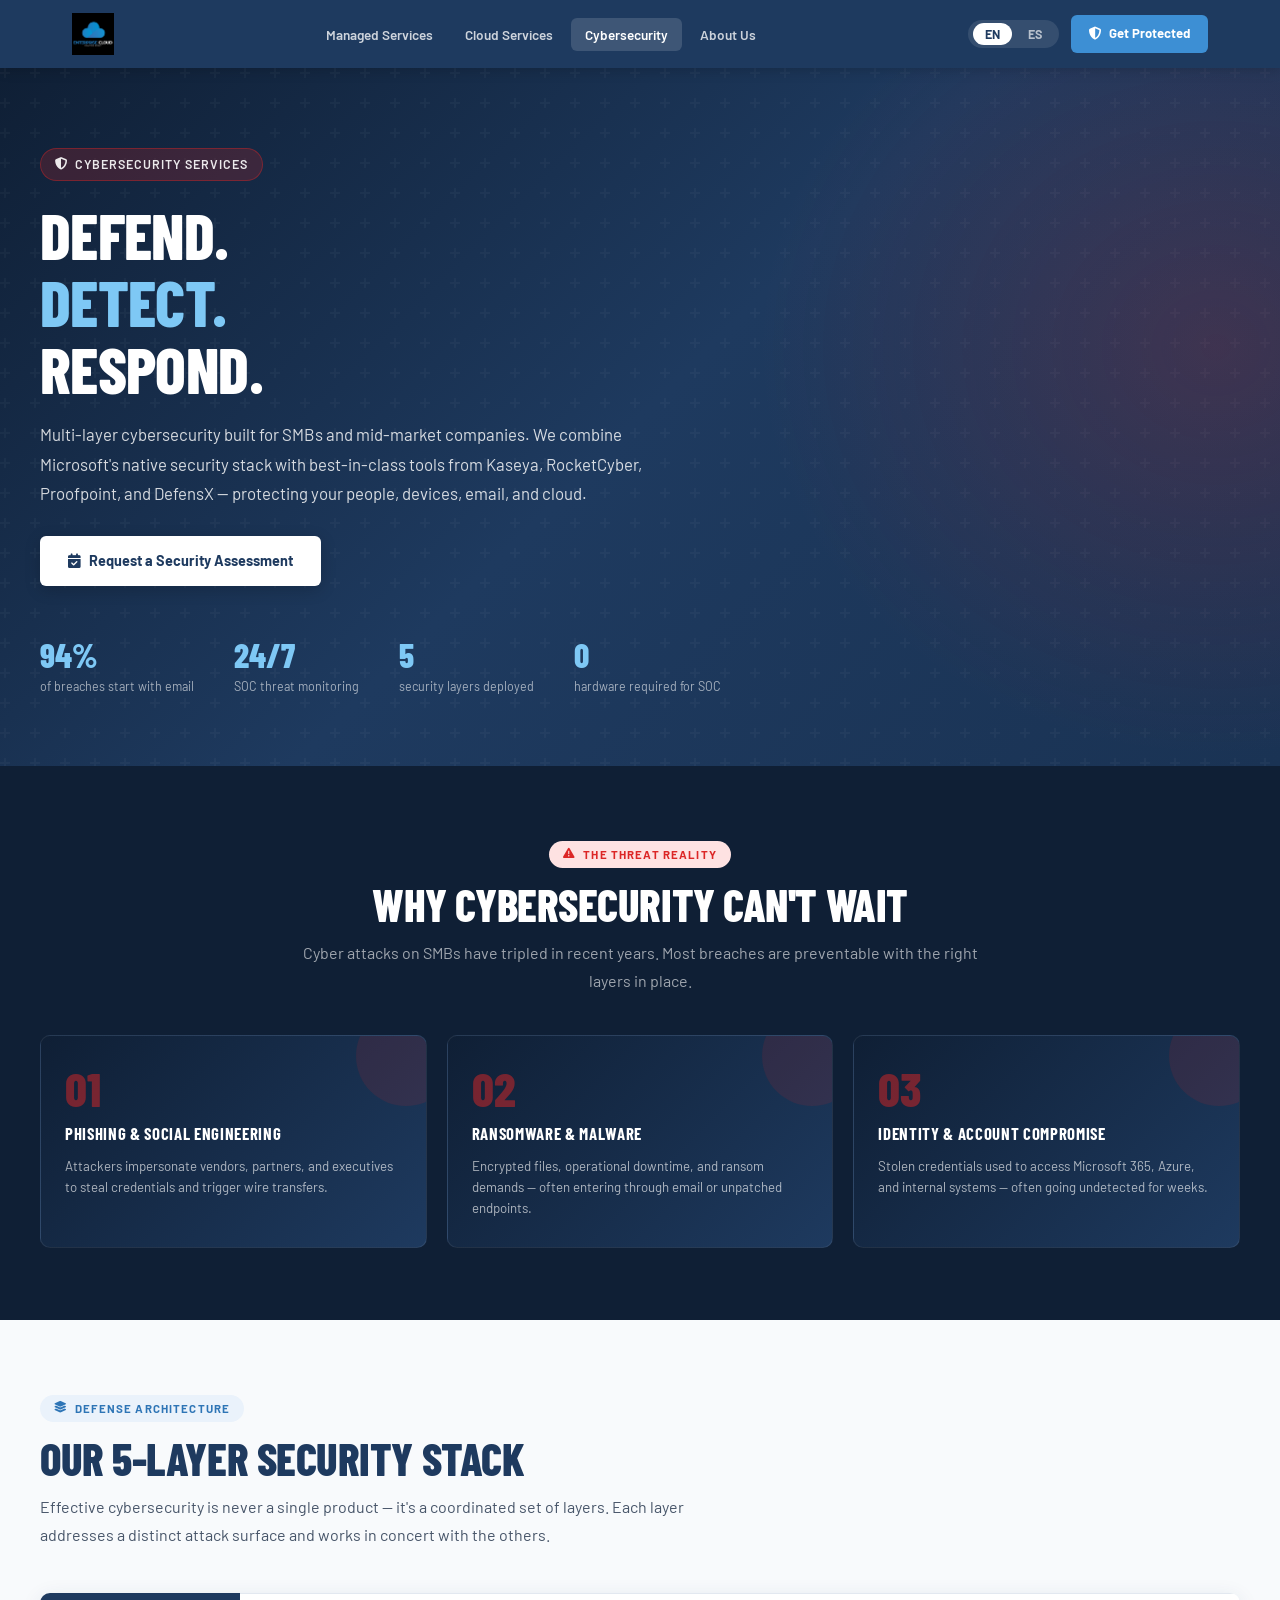
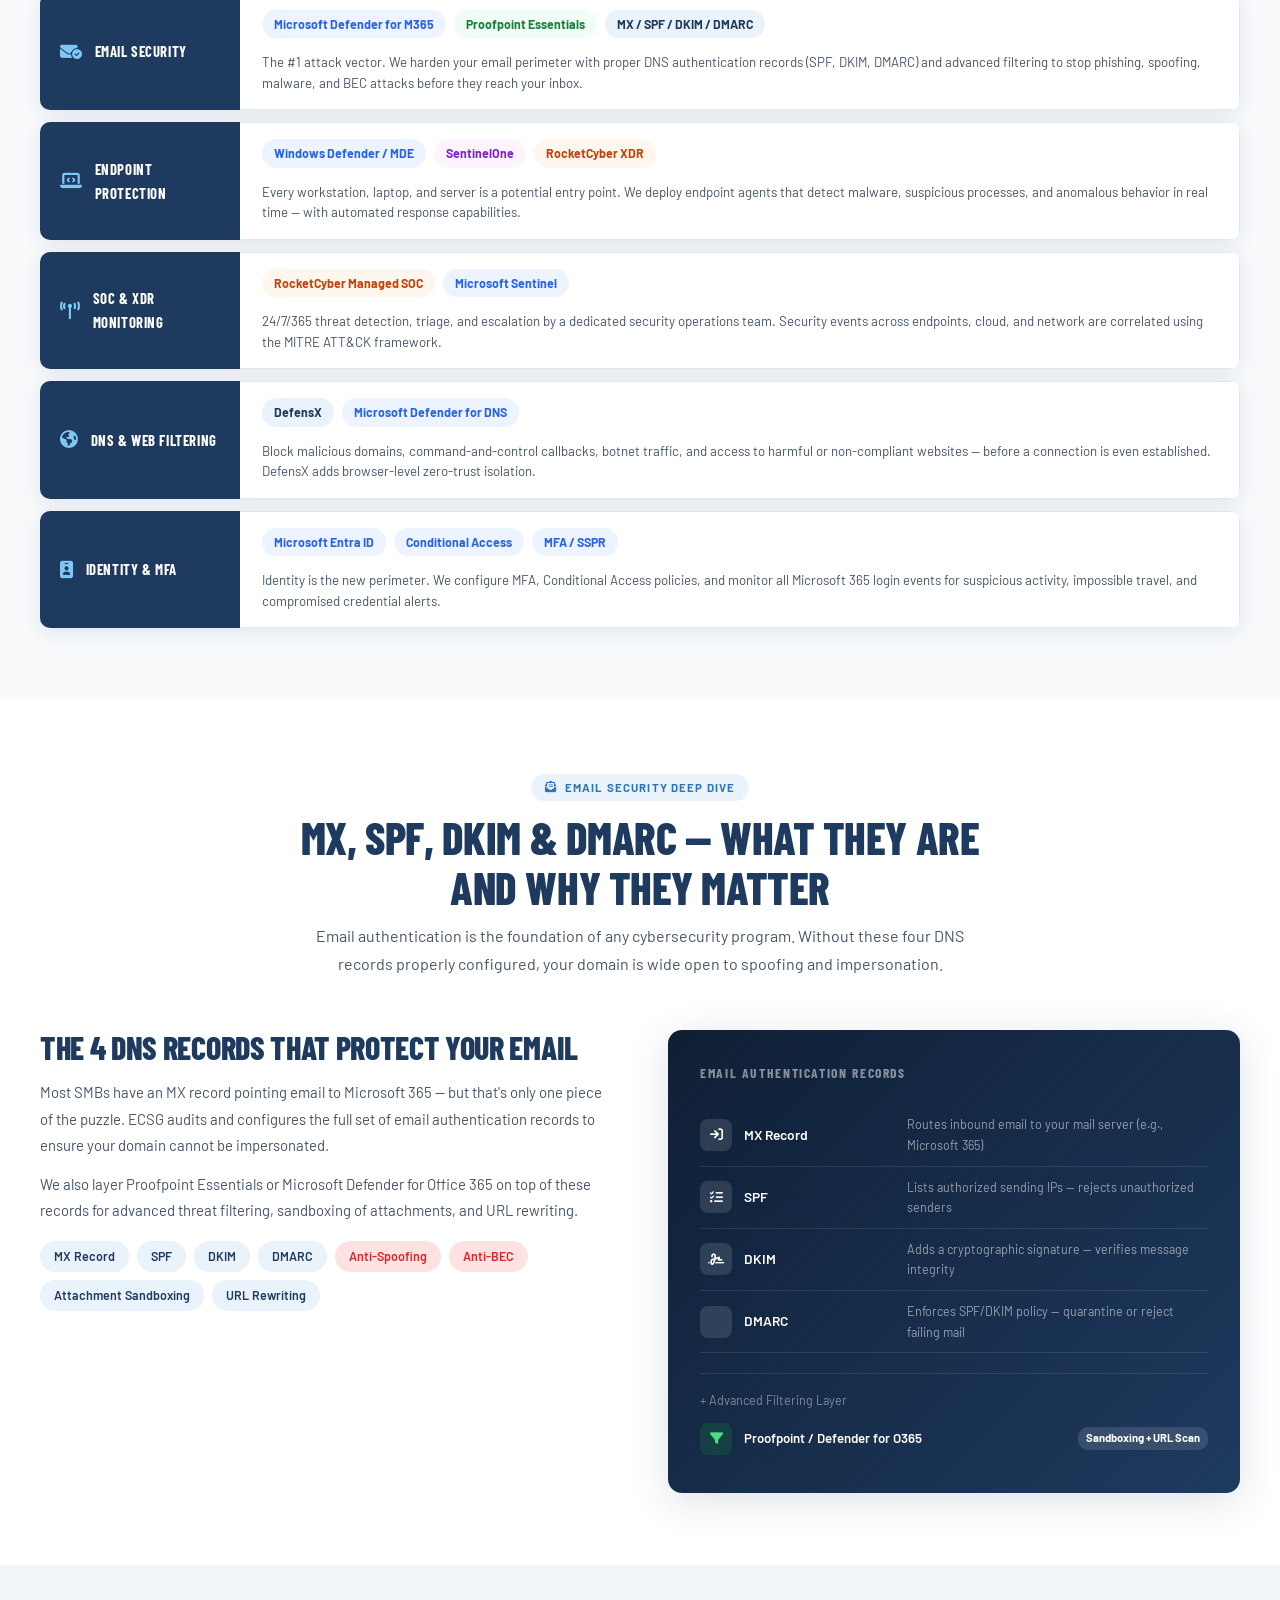
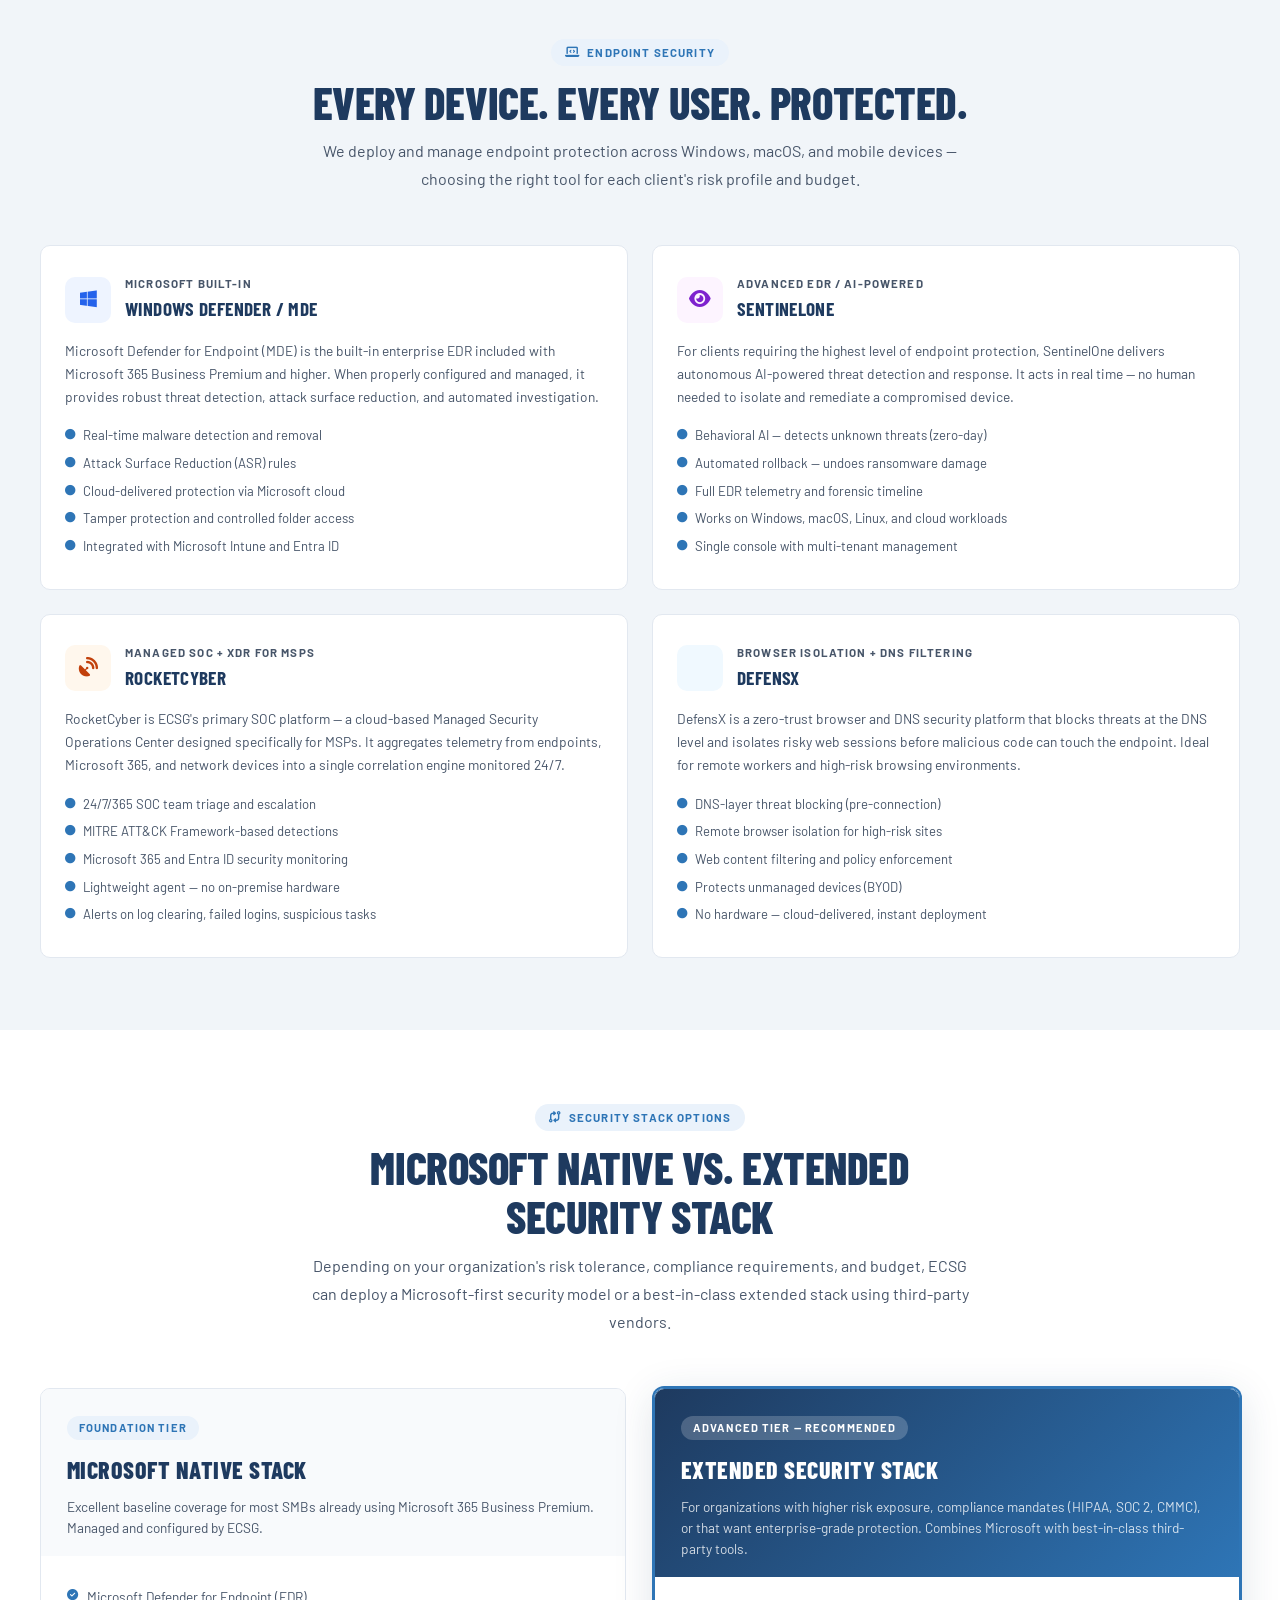
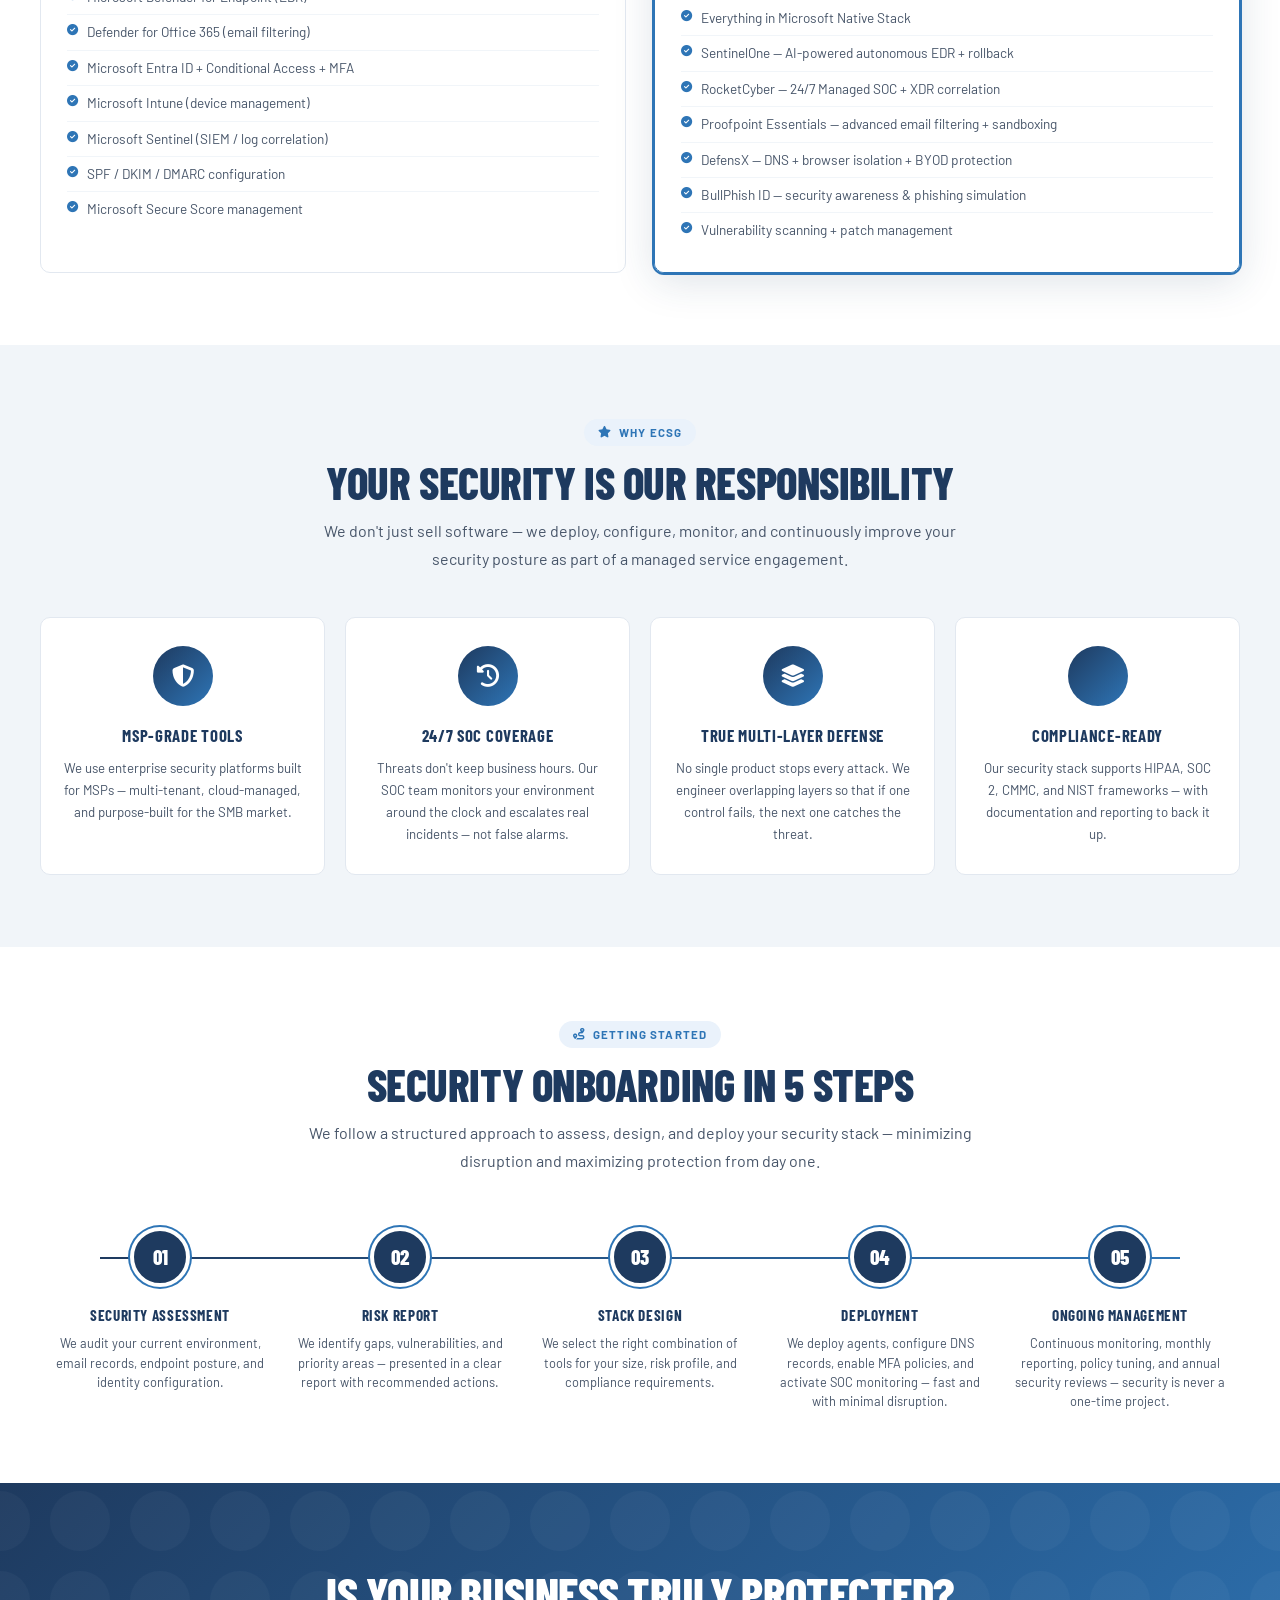
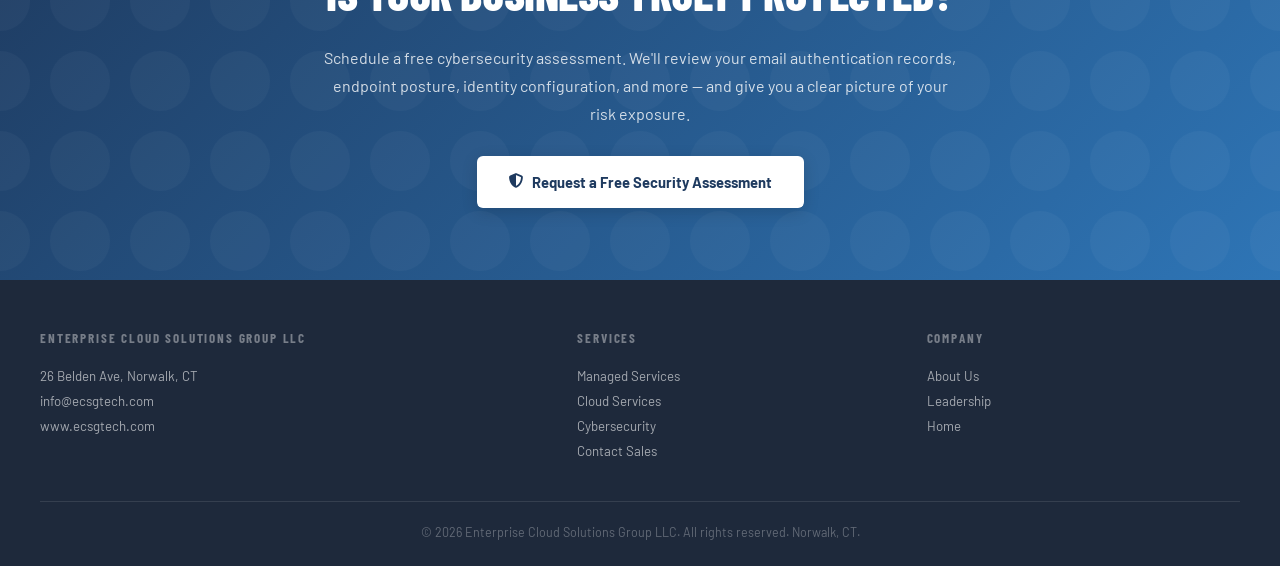
<file: cybersecurity.html>
<!DOCTYPE html>
<html lang="en">
<head>
  <meta charset="utf-8">
  <meta name="viewport" content="width=device-width, initial-scale=1.0, shrink-to-fit=no">
  <title>Cybersecurity | Enterprise Cloud Solutions Group</title>
  <meta name="description" content="Enterprise Cloud Solutions Group – Multi-layer cybersecurity services: email security, endpoint protection, SOC monitoring, and compliance for SMBs and mid-market companies.">
  <link rel="preconnect" href="https://fonts.googleapis.com">
  <link rel="preconnect" href="https://fonts.gstatic.com" crossorigin>
  <link href="https://fonts.googleapis.com/css2?family=Barlow:wght@300;400;600;700&family=Barlow+Condensed:wght@600;700;800&display=swap" rel="stylesheet">
  <link rel="stylesheet" href="https://cdnjs.cloudflare.com/ajax/libs/font-awesome/6.5.1/css/all.min.css">
  <style>
    :root {
      --navy:       #1E3A5F;
      --blue:       #2E75B6;
      --blue-light: #3D8FD4;
      --blue-pale:  #EAF2FB;
      --white:      #ffffff;
      --gray-50:    #F8FAFC;
      --gray-100:   #F1F5F9;
      --gray-200:   #E2E8F0;
      --gray-600:   #475569;
      --gray-800:   #1E293B;
      --red:        #DC2626;
      --red-pale:   #FEE2E2;
      --font-display: 'Barlow Condensed', sans-serif;
      --font-body:    'Barlow', sans-serif;
      --shadow-md:  0 4px 20px rgba(30,58,95,0.10);
      --shadow-lg:  0 8px 40px rgba(30,58,95,0.15);
      --radius:     10px;
      --transition: all 0.28s cubic-bezier(0.4,0,0.2,1);
      --max-w:      1200px;
    }
    *, *::before, *::after { box-sizing: border-box; margin: 0; padding: 0; }
    html { scroll-behavior: smooth; }
    body { font-family: var(--font-body); color: var(--gray-800); background: var(--white); line-height: 1.65; }

    /* ─── NAVBAR ─── */
    #navbar {
      background: var(--navy);
      position: sticky; top: 0; z-index: 1000;
      box-shadow: 0 2px 12px rgba(0,0,0,0.18);
    }
    .nav-inner {
      max-width: var(--max-w); margin: 0 auto;
      padding: 0 32px;
      display: flex; align-items: center; justify-content: space-between;
      height: 68px;
    }
    .nav-logo img { height: 42px; display: block; }
    .nav-links { display: flex; align-items: center; gap: 4px; list-style: none; }
    .nav-links a {
      color: rgba(255,255,255,0.78); text-decoration: none;
      font-size: 0.85rem; font-weight: 600;
      padding: 8px 14px; border-radius: 6px;
      transition: var(--transition); white-space: nowrap;
    }
    .nav-links a:hover { background: rgba(255,255,255,0.1); color: #fff; }
    .nav-links a.active { background: rgba(255,255,255,0.14); color: #fff; }
    .nav-right { display: flex; align-items: center; gap: 12px; }
    .lang-toggle {
      display: flex; align-items: center; gap: 4px;
      background: rgba(255,255,255,0.1);
      border-radius: 30px; padding: 3px 5px;
    }
    .lang-btn {
      border: none; background: transparent;
      padding: 4px 12px; border-radius: 24px;
      font-family: var(--font-body); font-size: 0.78rem; font-weight: 700;
      cursor: pointer; color: rgba(255,255,255,0.65); transition: var(--transition);
    }
    .lang-btn.active { background: #fff; color: var(--navy); }
    .nav-cta {
      display: inline-flex; align-items: center; gap: 7px;
      background: var(--blue-light); color: #fff;
      padding: 8px 18px; border-radius: 6px;
      font-size: 0.82rem; font-weight: 700;
      text-decoration: none; transition: var(--transition); white-space: nowrap;
    }
    .nav-cta:hover { background: #4EA3E8; transform: translateY(-1px); }
    #hamburger {
      display: none; flex-direction: column; gap: 5px;
      background: transparent; border: none; cursor: pointer; padding: 6px;
    }
    #hamburger span { display: block; width: 22px; height: 2px; background: #fff; border-radius: 2px; transition: var(--transition); }
    #mobile-menu { display: none; background: var(--navy); border-top: 1px solid rgba(255,255,255,0.1); padding: 16px 24px 20px; }
    #mobile-menu.open { display: block; }
    #mobile-menu a { display: block; color: rgba(255,255,255,0.8); text-decoration: none; font-size: 0.9rem; font-weight: 600; padding: 10px 0; border-bottom: 1px solid rgba(255,255,255,0.07); }
    #mobile-menu a:last-of-type { border-bottom: none; }
    .mobile-bottom { display: flex; align-items: center; justify-content: space-between; margin-top: 16px; padding-top: 14px; border-top: 1px solid rgba(255,255,255,0.1); }
    .mobile-lang { display: flex; gap: 8px; }
    .mobile-lang button { border: 1px solid rgba(255,255,255,0.3); background: transparent; color: rgba(255,255,255,0.7); padding: 5px 14px; border-radius: 20px; font-size: 0.78rem; font-weight: 700; cursor: pointer; font-family: var(--font-body); transition: var(--transition); }
    .mobile-lang button.active { background: #fff; color: var(--navy); border-color: #fff; }

    /* ─── HERO ─── */
    .page-hero {
      background: linear-gradient(135deg, #0F1F35 0%, var(--navy) 50%, #1A3354 100%);
      color: #fff; padding: 80px 32px 70px;
      position: relative; overflow: hidden;
    }
    .page-hero::before {
      content: ''; position: absolute; inset: 0;
      background:
        radial-gradient(ellipse 55% 90% at 95% 40%, rgba(220,38,38,0.18) 0%, transparent 65%),
        url("data:image/svg+xml,%3Csvg width='60' height='60' viewBox='0 0 60 60' xmlns='http://www.w3.org/2000/svg'%3E%3Cg fill='none' fill-rule='evenodd'%3E%3Cg fill='%23ffffff' fill-opacity='0.03'%3E%3Cpath d='M36 34v-4h-2v4h-4v2h4v4h2v-4h4v-2h-4zm0-30V0h-2v4h-4v2h4v4h2V6h4V4h-4zM6 34v-4H4v4H0v2h4v4h2v-4h4v-2H6zM6 4V0H4v4H0v2h4v4h2V6h4V4H6z'/%3E%3C/g%3E%3C/g%3E%3C/svg%3E");
      pointer-events: none;
    }
    .hero-inner { max-width: var(--max-w); margin: 0 auto; position: relative; }
    .hero-tag {
      display: inline-flex; align-items: center; gap: 7px;
      background: rgba(220,38,38,0.2); border: 1px solid rgba(220,38,38,0.4);
      border-radius: 30px; padding: 5px 14px;
      font-size: 0.78rem; font-weight: 600; letter-spacing: 0.08em; text-transform: uppercase;
      color: rgba(255,255,255,0.9); margin-bottom: 20px;
    }
    .page-hero h1 {
      font-family: var(--font-display);
      font-size: clamp(2.6rem, 5vw, 4rem);
      font-weight: 800; line-height: 1.05; margin-bottom: 18px;
      text-transform: uppercase; letter-spacing: -0.01em;
    }
    .page-hero h1 em { color: #7EC8F5; font-style: normal; }
    .page-hero p.lead {
      font-size: 1.05rem; max-width: 640px;
      line-height: 1.75; color: rgba(255,255,255,0.82); margin-bottom: 28px;
    }
    .hero-cta {
      display: inline-flex; align-items: center; gap: 8px;
      background: #fff; color: var(--navy);
      padding: 13px 28px; border-radius: 6px;
      font-weight: 700; font-size: 0.9rem; text-decoration: none;
      transition: var(--transition); box-shadow: 0 4px 16px rgba(0,0,0,0.18);
    }
    .hero-cta:hover { background: var(--blue-pale); transform: translateY(-2px); box-shadow: 0 8px 24px rgba(0,0,0,0.22); }
    .hero-stats { display: flex; gap: 40px; margin-top: 52px; flex-wrap: wrap; }
    .hero-stat .number { font-family: var(--font-display); font-size: 2.1rem; font-weight: 800; color: #7EC8F5; line-height: 1; }
    .hero-stat .label { font-size: 0.78rem; color: rgba(255,255,255,0.6); margin-top: 4px; }

    /* ─── SECTIONS ─── */
    .section-wrap { max-width: var(--max-w); margin: 0 auto; }
    .content-section { padding: 72px 32px; }
    .content-section.alt { background: var(--gray-50); }
    .content-section.dark-alt { background: var(--gray-100); }

    .section-tag {
      display: inline-flex; align-items: center; gap: 7px;
      background: var(--blue-pale); color: var(--blue);
      border-radius: 30px; padding: 4px 14px;
      font-size: 0.72rem; font-weight: 700; letter-spacing: 0.1em; text-transform: uppercase;
      margin-bottom: 12px;
    }
    .section-tag.red { background: var(--red-pale); color: var(--red); }
    .section-header { margin-bottom: 44px; }
    .section-header h2 {
      font-family: var(--font-display);
      font-size: clamp(1.9rem, 3.5vw, 2.8rem);
      font-weight: 800; color: var(--navy); text-transform: uppercase;
      letter-spacing: -0.01em; line-height: 1.1; margin-bottom: 10px;
    }
    .section-header p { font-size: 1rem; color: var(--gray-600); max-width: 700px; line-height: 1.75; }

    /* ─── THREAT INTRO CARDS ─── */
    .threat-grid { display: grid; grid-template-columns: repeat(3, 1fr); gap: 20px; margin-bottom: 0; }
    .threat-card {
      background: linear-gradient(135deg, #0F1F35 0%, var(--navy) 100%);
      border-radius: var(--radius); padding: 28px 24px; color: #fff;
      position: relative; overflow: hidden;
      border: 1px solid rgba(255,255,255,0.08);
    }
    .threat-card::after {
      content: ''; position: absolute; top: -30px; right: -30px;
      width: 100px; height: 100px; border-radius: 50%;
      background: rgba(220,38,38,0.12);
    }
    .threat-num {
      font-family: var(--font-display); font-size: 3rem; font-weight: 800;
      color: rgba(220,38,38,0.5); line-height: 1; margin-bottom: 8px;
    }
    .threat-card h4 { font-family: var(--font-display); font-size: 1.05rem; font-weight: 700; text-transform: uppercase; letter-spacing: 0.04em; margin-bottom: 8px; color: #fff; }
    .threat-card p { font-size: 0.83rem; color: rgba(255,255,255,0.65); line-height: 1.6; }

    /* ─── LAYER STACK ─── */
    .layer-stack { display: flex; flex-direction: column; gap: 12px; }
    .layer-row {
      display: grid; grid-template-columns: 200px 1fr;
      align-items: stretch; border-radius: var(--radius); overflow: hidden;
      box-shadow: var(--shadow-md); transition: var(--transition);
    }
    .layer-row:hover { transform: translateX(4px); box-shadow: var(--shadow-lg); }
    .layer-label {
      background: var(--navy); color: #fff;
      display: flex; align-items: center; gap: 12px;
      padding: 18px 20px;
      font-family: var(--font-display); font-size: 0.92rem; font-weight: 700;
      text-transform: uppercase; letter-spacing: 0.04em;
    }
    .layer-label i { font-size: 1.1rem; color: #7EC8F5; flex-shrink: 0; }
    .layer-body {
      background: var(--white); border: 1px solid var(--gray-200); border-left: none;
      padding: 16px 22px;
      display: flex; align-items: center; flex-wrap: wrap; gap: 8px;
    }
    .tool-badge {
      display: inline-flex; align-items: center; gap: 5px;
      background: var(--blue-pale); color: var(--navy);
      border-radius: 20px; padding: 4px 12px;
      font-size: 0.77rem; font-weight: 700;
    }
    .tool-badge.ms { background: #EEF4FF; color: #2563EB; }
    .tool-badge.kaseya { background: #FFF7ED; color: #C2410C; }
    .tool-badge.proofpoint { background: #F0FDF4; color: #15803D; }
    .tool-badge.sentinel { background: #FDF4FF; color: #7E22CE; }
    .layer-desc { font-size: 0.83rem; color: var(--gray-600); width: 100%; margin-top: 6px; line-height: 1.55; }

    /* ─── SERVICE CARDS ─── */
    .services-grid { display: grid; grid-template-columns: repeat(3, 1fr); gap: 24px; }
    .service-card {
      background: var(--white); border: 1px solid var(--gray-200);
      border-radius: var(--radius); padding: 30px 26px;
      transition: var(--transition); position: relative; overflow: hidden;
    }
    .service-card::before {
      content: ''; position: absolute; top: 0; left: 0; right: 0; height: 3px;
      background: linear-gradient(90deg, var(--navy), var(--blue));
      transform: scaleX(0); transform-origin: left; transition: var(--transition);
    }
    .service-card:hover { box-shadow: var(--shadow-lg); transform: translateY(-4px); border-color: transparent; }
    .service-card:hover::before { transform: scaleX(1); }
    .service-icon {
      width: 50px; height: 50px; background: var(--blue-pale); border-radius: 12px;
      display: flex; align-items: center; justify-content: center;
      font-size: 1.3rem; color: var(--blue); margin-bottom: 16px;
    }
    .service-icon.red { background: var(--red-pale); color: var(--red); }
    .service-card h3 {
      font-family: var(--font-display); font-size: 1.2rem; font-weight: 700;
      color: var(--navy); text-transform: uppercase; letter-spacing: 0.02em; margin-bottom: 10px;
    }
    .service-card p { font-size: 0.87rem; color: var(--gray-600); line-height: 1.7; margin-bottom: 16px; }
    .feature-list { list-style: none; }
    .feature-list li { display: flex; align-items: flex-start; gap: 8px; font-size: 0.83rem; color: var(--gray-600); padding: 4px 0; }
    .feature-list li i { color: var(--blue); font-size: 0.68rem; margin-top: 5px; flex-shrink: 0; }

    /* ─── EMAIL SECURITY DEEP DIVE ─── */
    .deep-dive { display: grid; grid-template-columns: 1fr 1fr; gap: 56px; align-items: start; }
    .deep-dive.reverse { direction: rtl; }
    .deep-dive.reverse > * { direction: ltr; }
    .deep-dive-text h3 {
      font-family: var(--font-display); font-size: 2rem; font-weight: 800;
      color: var(--navy); text-transform: uppercase; letter-spacing: -0.01em;
      margin-bottom: 14px; line-height: 1.1;
    }
    .deep-dive-text p { font-size: 0.93rem; color: var(--gray-600); line-height: 1.78; margin-bottom: 12px; }
    .benefit-pills { display: flex; flex-wrap: wrap; gap: 8px; margin-top: 18px; }
    .benefit-pill { background: var(--blue-pale); color: var(--navy); border-radius: 30px; padding: 5px 14px; font-size: 0.78rem; font-weight: 600; }
    .benefit-pill.red { background: var(--red-pale); color: var(--red); }

    .deep-dive-visual {
      background: linear-gradient(135deg, var(--navy) 0%, var(--blue) 100%);
      border-radius: 14px; padding: 32px; color: #fff; box-shadow: var(--shadow-lg);
    }
    .deep-dive-visual.dark {
      background: linear-gradient(135deg, #0F1F35 0%, var(--navy) 100%);
    }
    .deep-dive-visual .visual-title {
      font-family: var(--font-display); font-size: 0.85rem; font-weight: 700;
      text-transform: uppercase; letter-spacing: 0.12em;
      color: rgba(255,255,255,0.5); margin-bottom: 20px;
    }
    .capability-row {
      display: flex; align-items: center; gap: 12px;
      padding: 10px 0; border-bottom: 1px solid rgba(255,255,255,0.1);
    }
    .capability-row:last-child { border-bottom: none; }
    .cap-ico {
      width: 32px; height: 32px; background: rgba(255,255,255,0.12); border-radius: 8px;
      display: flex; align-items: center; justify-content: center; font-size: 0.82rem; flex-shrink: 0;
    }
    .cap-name { font-size: 0.86rem; font-weight: 600; flex: 1; }
    .cap-bar-wrap { width: 80px; height: 4px; background: rgba(255,255,255,0.15); border-radius: 4px; overflow: hidden; }
    .cap-bar { height: 100%; background: #7EC8F5; border-radius: 4px; }
    .cap-tag { font-size: 0.7rem; font-weight: 700; background: rgba(255,255,255,0.12); padding: 2px 8px; border-radius: 10px; white-space: nowrap; }

    /* ─── STACK COMPARE ─── */
    .compare-grid { display: grid; grid-template-columns: 1fr 1fr; gap: 28px; }
    .compare-card {
      border-radius: var(--radius); overflow: hidden;
      border: 1px solid var(--gray-200); transition: var(--transition);
    }
    .compare-card:hover { box-shadow: var(--shadow-lg); transform: translateY(-4px); }
    .compare-card.featured { border-color: var(--blue); box-shadow: 0 0 0 2px var(--blue), var(--shadow-lg); }
    .compare-header {
      padding: 24px 26px 18px;
      background: var(--gray-50);
    }
    .compare-card.featured .compare-header {
      background: linear-gradient(135deg, var(--navy), var(--blue));
      color: #fff;
    }
    .compare-badge {
      display: inline-block;
      background: var(--blue-pale); color: var(--blue);
      border-radius: 20px; padding: 3px 12px;
      font-size: 0.7rem; font-weight: 700; letter-spacing: 0.1em; text-transform: uppercase;
      margin-bottom: 10px;
    }
    .compare-card.featured .compare-badge { background: rgba(255,255,255,0.2); color: #fff; }
    .compare-name {
      font-family: var(--font-display); font-size: 1.5rem; font-weight: 800;
      text-transform: uppercase; letter-spacing: 0.02em;
      color: var(--navy); margin-bottom: 6px;
    }
    .compare-card.featured .compare-name { color: #fff; }
    .compare-desc { font-size: 0.85rem; color: var(--gray-600); line-height: 1.55; }
    .compare-card.featured .compare-desc { color: rgba(255,255,255,0.8); }
    .compare-body { padding: 24px 26px; background: var(--white); }
    .compare-list { list-style: none; }
    .compare-list li {
      display: flex; align-items: flex-start; gap: 9px;
      font-size: 0.85rem; color: var(--gray-600); padding: 6px 0;
      border-bottom: 1px solid var(--gray-100);
    }
    .compare-list li:last-child { border-bottom: none; }
    .compare-list li i { color: var(--blue); font-size: 0.7rem; margin-top: 4px; flex-shrink: 0; }

    /* ─── TOOL SPOTLIGHT ─── */
    .tool-spotlight-grid { display: grid; grid-template-columns: repeat(2, 1fr); gap: 24px; }
    .tool-spotlight {
      background: var(--white); border: 1px solid var(--gray-200);
      border-radius: var(--radius); padding: 28px 24px;
      transition: var(--transition); position: relative; overflow: hidden;
    }
    .tool-spotlight:hover { box-shadow: var(--shadow-lg); transform: translateY(-3px); border-color: var(--blue-light); }
    .tool-header { display: flex; align-items: center; gap: 14px; margin-bottom: 14px; }
    .tool-logo-box {
      width: 46px; height: 46px; border-radius: 10px;
      display: flex; align-items: center; justify-content: center;
      font-size: 1.2rem; flex-shrink: 0;
    }
    .tool-logo-box.ms { background: #EEF4FF; color: #2563EB; }
    .tool-logo-box.kaseya { background: #FFF7ED; color: #C2410C; }
    .tool-logo-box.proofpoint { background: #F0FDF4; color: #15803D; }
    .tool-logo-box.sentinel { background: #FDF4FF; color: #7E22CE; }
    .tool-logo-box.defensx { background: #F0F9FF; color: #0369A1; }
    .tool-spotlight h4 {
      font-family: var(--font-display); font-size: 1.2rem; font-weight: 700;
      color: var(--navy); text-transform: uppercase; letter-spacing: 0.02em;
    }
    .tool-spotlight .tool-category {
      font-size: 0.72rem; font-weight: 700; text-transform: uppercase; letter-spacing: 0.1em;
      color: var(--gray-600);
    }
    .tool-spotlight p { font-size: 0.86rem; color: var(--gray-600); line-height: 1.68; margin-bottom: 14px; }
    .tool-features { list-style: none; }
    .tool-features li { display: flex; align-items: flex-start; gap: 8px; font-size: 0.82rem; color: var(--gray-600); padding: 3px 0; }
    .tool-features li i { color: var(--blue); font-size: 0.65rem; margin-top: 5px; flex-shrink: 0; }

    /* ─── WHY ECSG ─── */
    .why-grid { display: grid; grid-template-columns: repeat(4, 1fr); gap: 20px; }
    .why-card {
      background: var(--white); border: 1px solid var(--gray-200);
      border-radius: var(--radius); padding: 28px 22px; text-align: center;
      transition: var(--transition);
    }
    .why-card:hover { border-color: var(--blue); box-shadow: var(--shadow-md); transform: translateY(-3px); }
    .why-icon {
      width: 60px; height: 60px;
      background: linear-gradient(135deg, var(--navy), var(--blue));
      border-radius: 50%; display: flex; align-items: center; justify-content: center;
      font-size: 1.4rem; color: #fff; margin: 0 auto 16px;
    }
    .why-card h4 {
      font-family: var(--font-display); font-size: 1.05rem; font-weight: 700;
      color: var(--navy); text-transform: uppercase; letter-spacing: 0.04em; margin-bottom: 8px;
    }
    .why-card p { font-size: 0.83rem; color: var(--gray-600); line-height: 1.65; }

    /* ─── PROCESS ─── */
    .process-steps { display: grid; grid-template-columns: repeat(5, 1fr); gap: 0; position: relative; }
    .process-steps::after {
      content: ''; position: absolute; top: 30px; left: 5%; right: 5%; height: 2px;
      background: linear-gradient(90deg, var(--navy), var(--blue)); z-index: 0;
    }
    .process-step { position: relative; z-index: 1; text-align: center; padding: 0 14px; }
    .step-num {
      width: 60px; height: 60px; background: var(--navy); color: #fff; border-radius: 50%;
      display: flex; align-items: center; justify-content: center;
      font-family: var(--font-display); font-size: 1.3rem; font-weight: 800;
      margin: 0 auto 16px; border: 4px solid var(--white); box-shadow: 0 0 0 2px var(--blue);
    }
    .process-step h4 {
      font-family: var(--font-display); font-size: 0.95rem; font-weight: 700;
      color: var(--navy); text-transform: uppercase; letter-spacing: 0.04em; margin-bottom: 6px;
    }
    .process-step p { font-size: 0.8rem; color: var(--gray-600); line-height: 1.5; }

    /* ─── CTA BAND ─── */
    .cta-band {
      background: linear-gradient(135deg, var(--navy) 0%, var(--blue) 100%);
      padding: 72px 32px; text-align: center; color: #fff; position: relative; overflow: hidden;
    }
    .cta-band::before {
      content: ''; position: absolute; inset: 0;
      background: url("data:image/svg+xml,%3Csvg width='80' height='80' viewBox='0 0 80 80' xmlns='http://www.w3.org/2000/svg'%3E%3Cg fill='%23ffffff' fill-opacity='0.03'%3E%3Ccircle cx='40' cy='40' r='30'/%3E%3C/g%3E%3C/svg%3E") center/80px;
      pointer-events: none;
    }
    .cta-band .inner { position: relative; max-width: 640px; margin: 0 auto; }
    .cta-band h2 {
      font-family: var(--font-display); font-size: clamp(1.9rem, 4vw, 2.9rem);
      font-weight: 800; text-transform: uppercase; letter-spacing: -0.01em; margin-bottom: 12px;
    }
    .cta-band p { font-size: 1rem; color: rgba(255,255,255,0.8); line-height: 1.75; margin-bottom: 28px; }
    .btn-white {
      display: inline-flex; align-items: center; gap: 8px;
      background: #fff; color: var(--navy); padding: 14px 32px; border-radius: 6px;
      font-weight: 700; font-size: 0.92rem; text-decoration: none;
      transition: var(--transition); box-shadow: 0 4px 16px rgba(0,0,0,0.15);
    }
    .btn-white:hover { background: var(--blue-pale); transform: translateY(-2px); box-shadow: 0 8px 24px rgba(0,0,0,0.2); }

    /* ─── FOOTER ─── */
    footer { background: var(--gray-800); color: rgba(255,255,255,0.65); padding: 48px 32px 24px; }
    .footer-inner { max-width: var(--max-w); margin: 0 auto; }
    .footer-grid { display: grid; grid-template-columns: 1.6fr 1fr 1fr; gap: 36px; margin-bottom: 36px; }
    .footer-col h4 {
      font-family: var(--font-display); font-size: 0.82rem; font-weight: 700;
      text-transform: uppercase; letter-spacing: 0.14em; color: rgba(255,255,255,0.4); margin-bottom: 14px;
    }
    .footer-col p, .footer-col a { font-size: 0.83rem; line-height: 1.9; color: rgba(255,255,255,0.6); text-decoration: none; display: block; }
    .footer-col a:hover { color: #fff; }
    .footer-bottom { border-top: 1px solid rgba(255,255,255,0.1); padding-top: 20px; text-align: center; font-size: 0.78rem; color: rgba(255,255,255,0.3); }

    /* ─── RESPONSIVE ─── */
    @media (max-width: 1024px) {
      .services-grid { grid-template-columns: repeat(2, 1fr); }
      .why-grid { grid-template-columns: repeat(2, 1fr); }
      .tool-spotlight-grid { grid-template-columns: 1fr; }
      .compare-grid { grid-template-columns: 1fr; }
      .threat-grid { grid-template-columns: 1fr 1fr; }
    }
    @media (max-width: 860px) {
      .nav-links { display: none; }
      #hamburger { display: flex; }
      .deep-dive { grid-template-columns: 1fr; }
      .deep-dive.reverse { direction: ltr; }
      .layer-row { grid-template-columns: 1fr; }
      .layer-label { border-radius: var(--radius) var(--radius) 0 0; }
      .layer-body { border-left: 1px solid var(--gray-200); border-radius: 0 0 var(--radius) var(--radius); }
      .footer-grid { grid-template-columns: 1fr 1fr; }
    }
    @media (max-width: 600px) {
      .content-section { padding: 48px 20px; }
      .page-hero { padding: 52px 20px 44px; }
      .services-grid { grid-template-columns: 1fr; }
      .why-grid { grid-template-columns: 1fr 1fr; }
      .threat-grid { grid-template-columns: 1fr; }
      .process-steps { grid-template-columns: 1fr; }
      .process-steps::after { display: none; }
      .footer-grid { grid-template-columns: 1fr; }
      .cta-band, footer { padding-left: 20px; padding-right: 20px; }
      .hero-stats { gap: 24px; }
      .nav-cta { display: none; }
    }
  </style>
</head>
<body>

<!-- ─── NAVBAR ─── -->
<header id="navbar">
  <div class="nav-inner">
    <a href="index.html" class="nav-logo">
      <img src="[data-uri]" alt="Enterprise Cloud Solutions Group">
    </a>
    <ul class="nav-links">
      <li><a href="managed-services.html" data-en="Managed Services" data-es="Servicios Administrados">Managed Services</a></li>
      <li><a href="cloud-services.html" data-en="Cloud Services" data-es="Servicios en la Nube">Cloud Services</a></li>
      <li><a href="cybersecurity.html" class="active" data-en="Cybersecurity" data-es="Ciberseguridad">Cybersecurity</a></li>
      <li><a href="ECSG_About.html" data-en="About Us" data-es="Nosotros">About Us</a></li>
    </ul>
    <div class="nav-right">
      <div class="lang-toggle">
        <button class="lang-btn active" id="btnEN">EN</button>
        <button class="lang-btn" id="btnES">ES</button>
      </div>
      <a href="ecsgcontact_sales.html" class="nav-cta">
        <i class="fas fa-shield-halved"></i>
        <span data-en="Get Protected" data-es="Protégete Ahora">Get Protected</span>
      </a>
      <button id="hamburger" aria-label="Toggle navigation">
        <span></span><span></span><span></span>
      </button>
    </div>
  </div>
  <div id="mobile-menu">
    <a href="managed-services.html" data-en="Managed Services" data-es="Servicios Administrados">Managed Services</a>
    <a href="cloud-services.html" data-en="Cloud Services" data-es="Servicios en la Nube">Cloud Services</a>
    <a href="cybersecurity.html" data-en="Cybersecurity" data-es="Ciberseguridad">Cybersecurity</a>
    <a href="ECSG_About.html" data-en="About Us" data-es="Nosotros">About Us</a>
    <a href="ecsgcontact_sales.html" data-en="Contact Sales" data-es="Contactar Ventas">Contact Sales</a>
    <div class="mobile-bottom">
      <div class="mobile-lang">
        <button class="active" id="btnEN2">EN</button>
        <button id="btnES2">ES</button>
      </div>
      <a href="index.html" style="font-size:0.8rem; color:rgba(255,255,255,0.5); text-decoration:none;" data-en="← Home" data-es="← Inicio">← Home</a>
    </div>
  </div>
</header>

<!-- ─── HERO ─── -->
<section class="page-hero">
  <div class="hero-inner">
    <div class="hero-tag"><i class="fas fa-shield-halved"></i> <span data-en="Cybersecurity Services" data-es="Servicios de Ciberseguridad">Cybersecurity Services</span></div>
    <h1 data-en="Defend.<br><em>Detect.</em><br>Respond." data-es="Defender.<br><em>Detectar.</em><br>Responder.">Defend.<br><em>Detect.</em><br>Respond.</h1>
    <p class="lead" data-en="Multi-layer cybersecurity built for SMBs and mid-market companies. We combine Microsoft's native security stack with best-in-class tools from Kaseya, RocketCyber, Proofpoint, and DefensX — protecting your people, devices, email, and cloud."
       data-es="Ciberseguridad multicapa para pequeñas, medianas y grandes empresas. Combinamos el stack nativo de seguridad de Microsoft con herramientas líderes de Kaseya, RocketCyber, Proofpoint y DefensX — protegiendo a su personal, dispositivos, correo y nube.">
      Multi-layer cybersecurity built for SMBs and mid-market companies. We combine Microsoft's native security stack with best-in-class tools from Kaseya, RocketCyber, Proofpoint, and DefensX — protecting your people, devices, email, and cloud.
    </p>
    <a href="ecsgcontact_sales.html" class="hero-cta">
      <i class="fas fa-calendar-check"></i>
      <span data-en="Request a Security Assessment" data-es="Solicitar una Evaluación de Seguridad">Request a Security Assessment</span>
    </a>
    <div class="hero-stats">
      <div class="hero-stat">
        <div class="number">94%</div>
        <div class="label" data-en="of breaches start with email" data-es="de las brechas inician por correo">of breaches start with email</div>
      </div>
      <div class="hero-stat">
        <div class="number">24/7</div>
        <div class="label" data-en="SOC threat monitoring" data-es="monitoreo de amenazas SOC">SOC threat monitoring</div>
      </div>
      <div class="hero-stat">
        <div class="number">5</div>
        <div class="label" data-en="security layers deployed" data-es="capas de seguridad desplegadas">security layers deployed</div>
      </div>
      <div class="hero-stat">
        <div class="number">0</div>
        <div class="label" data-en="hardware required for SOC" data-es="hardware requerido para SOC">hardware required for SOC</div>
      </div>
    </div>
  </div>
</section>

<!-- ─── THREAT LANDSCAPE ─── -->
<section class="content-section" style="background: #0F1F35;">
  <div class="section-wrap">
    <div class="section-header" style="text-align:center; max-width:680px; margin:0 auto 40px;">
      <div class="section-tag red" style="justify-content:center; margin: 0 auto 12px; display:inline-flex;"><i class="fas fa-triangle-exclamation"></i> <span data-en="The Threat Reality" data-es="La Realidad de las Amenazas">The Threat Reality</span></div>
      <h2 style="color:#fff;" data-en="Why Cybersecurity Can't Wait" data-es="Por Qué la Ciberseguridad No Puede Esperar">Why Cybersecurity Can't Wait</h2>
      <p style="color:rgba(255,255,255,0.6);" data-en="Cyber attacks on SMBs have tripled in recent years. Most breaches are preventable with the right layers in place." data-es="Los ciberataques contra las PYMEs se han triplicado en los últimos años. La mayoría de las brechas son prevenibles con las capas correctas.">Cyber attacks on SMBs have tripled in recent years. Most breaches are preventable with the right layers in place.</p>
    </div>
    <div class="threat-grid">
      <div class="threat-card">
        <div class="threat-num">01</div>
        <h4 data-en="Phishing & Social Engineering" data-es="Phishing e Ingeniería Social">Phishing & Social Engineering</h4>
        <p data-en="Attackers impersonate vendors, partners, and executives to steal credentials and trigger wire transfers." data-es="Los atacantes se hacen pasar por proveedores, socios y ejecutivos para robar credenciales y realizar transferencias fraudulentas.">Attackers impersonate vendors, partners, and executives to steal credentials and trigger wire transfers.</p>
      </div>
      <div class="threat-card">
        <div class="threat-num">02</div>
        <h4 data-en="Ransomware & Malware" data-es="Ransomware y Malware">Ransomware & Malware</h4>
        <p data-en="Encrypted files, operational downtime, and ransom demands — often entering through email or unpatched endpoints." data-es="Archivos cifrados, tiempo de inactividad operacional y demandas de rescate — a menudo entran por correo o dispositivos sin parches.">Encrypted files, operational downtime, and ransom demands — often entering through email or unpatched endpoints.</p>
      </div>
      <div class="threat-card">
        <div class="threat-num">03</div>
        <h4 data-en="Identity & Account Compromise" data-es="Compromiso de Identidad y Cuentas">Identity & Account Compromise</h4>
        <p data-en="Stolen credentials used to access Microsoft 365, Azure, and internal systems — often going undetected for weeks." data-es="Credenciales robadas utilizadas para acceder a Microsoft 365, Azure y sistemas internos — a menudo sin detectarse durante semanas.">Stolen credentials used to access Microsoft 365, Azure, and internal systems — often going undetected for weeks.</p>
      </div>
    </div>
  </div>
</section>

<!-- ─── SECURITY LAYERS ─── -->
<section class="content-section alt">
  <div class="section-wrap">
    <div class="section-header">
      <div class="section-tag"><i class="fas fa-layer-group"></i> <span data-en="Defense Architecture" data-es="Arquitectura de Defensa">Defense Architecture</span></div>
      <h2 data-en="Our 5-Layer Security Stack" data-es="Nuestro Stack de Seguridad de 5 Capas">Our 5-Layer Security Stack</h2>
      <p data-en="Effective cybersecurity is never a single product — it's a coordinated set of layers. Each layer addresses a distinct attack surface and works in concert with the others."
         data-es="La ciberseguridad efectiva nunca es un solo producto — es un conjunto coordinado de capas. Cada capa aborda una superficie de ataque distinta y trabaja en conjunto con las demás.">
        Effective cybersecurity is never a single product — it's a coordinated set of layers. Each layer addresses a distinct attack surface and works in concert with the others.
      </p>
    </div>
    <div class="layer-stack">

      <div class="layer-row">
        <div class="layer-label"><i class="fas fa-envelope-circle-check"></i> <span data-en="Email Security" data-es="Seguridad de Correo">Email Security</span></div>
        <div class="layer-body">
          <span class="tool-badge ms">Microsoft Defender for M365</span>
          <span class="tool-badge proofpoint">Proofpoint Essentials</span>
          <span class="tool-badge">MX / SPF / DKIM / DMARC</span>
          <div class="layer-desc" data-en="The #1 attack vector. We harden your email perimeter with proper DNS authentication records (SPF, DKIM, DMARC) and advanced filtering to stop phishing, spoofing, malware, and BEC attacks before they reach your inbox."
               data-es="El vector de ataque #1. Reforzamos su perímetro de correo con registros DNS de autenticación correctos (SPF, DKIM, DMARC) y filtrado avanzado para detener phishing, spoofing, malware y ataques BEC antes de que lleguen a su bandeja de entrada.">
            The #1 attack vector. We harden your email perimeter with proper DNS authentication records (SPF, DKIM, DMARC) and advanced filtering to stop phishing, spoofing, malware, and BEC attacks before they reach your inbox.
          </div>
        </div>
      </div>

      <div class="layer-row">
        <div class="layer-label"><i class="fas fa-laptop-code"></i> <span data-en="Endpoint Protection" data-es="Protección de Endpoints">Endpoint Protection</span></div>
        <div class="layer-body">
          <span class="tool-badge ms">Windows Defender / MDE</span>
          <span class="tool-badge sentinel">SentinelOne</span>
          <span class="tool-badge kaseya">RocketCyber XDR</span>
          <div class="layer-desc" data-en="Every workstation, laptop, and server is a potential entry point. We deploy endpoint agents that detect malware, suspicious processes, and anomalous behavior in real time — with automated response capabilities."
               data-es="Cada estación de trabajo, laptop y servidor es un punto de entrada potencial. Desplegamos agentes de endpoint que detectan malware, procesos sospechosos y comportamiento anómalo en tiempo real — con capacidades de respuesta automatizada.">
            Every workstation, laptop, and server is a potential entry point. We deploy endpoint agents that detect malware, suspicious processes, and anomalous behavior in real time — with automated response capabilities.
          </div>
        </div>
      </div>

      <div class="layer-row">
        <div class="layer-label"><i class="fas fa-tower-broadcast"></i> <span data-en="SOC & XDR Monitoring" data-es="Monitoreo SOC y XDR">SOC & XDR Monitoring</span></div>
        <div class="layer-body">
          <span class="tool-badge kaseya">RocketCyber Managed SOC</span>
          <span class="tool-badge ms">Microsoft Sentinel</span>
          <div class="layer-desc" data-en="24/7/365 threat detection, triage, and escalation by a dedicated security operations team. Security events across endpoints, cloud, and network are correlated using the MITRE ATT&CK framework."
               data-es="Detección de amenazas, triaje y escalación 24/7/365 por parte de un equipo dedicado de operaciones de seguridad. Los eventos de seguridad en endpoints, nube y red se correlacionan usando el marco MITRE ATT&CK.">
            24/7/365 threat detection, triage, and escalation by a dedicated security operations team. Security events across endpoints, cloud, and network are correlated using the MITRE ATT&CK framework.
          </div>
        </div>
      </div>

      <div class="layer-row">
        <div class="layer-label"><i class="fas fa-globe-americas"></i> <span data-en="DNS & Web Filtering" data-es="Filtrado DNS y Web">DNS & Web Filtering</span></div>
        <div class="layer-body">
          <span class="tool-badge defensx">DefensX</span>
          <span class="tool-badge ms">Microsoft Defender for DNS</span>
          <div class="layer-desc" data-en="Block malicious domains, command-and-control callbacks, botnet traffic, and access to harmful or non-compliant websites — before a connection is even established. DefensX adds browser-level zero-trust isolation."
               data-es="Bloquee dominios maliciosos, callbacks de comando y control, tráfico de botnets y acceso a sitios web dañinos o no conformes — antes de que se establezca una conexión. DefensX agrega aislamiento zero-trust a nivel de navegador.">
            Block malicious domains, command-and-control callbacks, botnet traffic, and access to harmful or non-compliant websites — before a connection is even established. DefensX adds browser-level zero-trust isolation.
          </div>
        </div>
      </div>

      <div class="layer-row">
        <div class="layer-label"><i class="fas fa-id-badge"></i> <span data-en="Identity & MFA" data-es="Identidad y MFA">Identity & MFA</span></div>
        <div class="layer-body">
          <span class="tool-badge ms">Microsoft Entra ID</span>
          <span class="tool-badge ms">Conditional Access</span>
          <span class="tool-badge ms">MFA / SSPR</span>
          <div class="layer-desc" data-en="Identity is the new perimeter. We configure MFA, Conditional Access policies, and monitor all Microsoft 365 login events for suspicious activity, impossible travel, and compromised credential alerts."
               data-es="La identidad es el nuevo perímetro. Configuramos MFA, políticas de Acceso Condicional y monitoreamos todos los eventos de inicio de sesión de Microsoft 365 para detectar actividad sospechosa, viajes imposibles y alertas de credenciales comprometidas.">
            Identity is the new perimeter. We configure MFA, Conditional Access policies, and monitor all Microsoft 365 login events for suspicious activity, impossible travel, and compromised credential alerts.
          </div>
        </div>
      </div>

    </div>
  </div>
</section>

<!-- ─── EMAIL SECURITY DEEP DIVE ─── -->
<section class="content-section">
  <div class="section-wrap">
    <div class="section-header" style="text-align:center; max-width:680px; margin:0 auto 52px;">
      <div class="section-tag" style="justify-content:center; display:inline-flex;"><i class="fas fa-envelope-open-text"></i> <span data-en="Email Security Deep Dive" data-es="Análisis Profundo: Seguridad de Correo">Email Security Deep Dive</span></div>
      <h2 data-en="MX, SPF, DKIM & DMARC — What They Are and Why They Matter" data-es="MX, SPF, DKIM y DMARC — Qué Son y Por Qué Importan">MX, SPF, DKIM & DMARC — What They Are and Why They Matter</h2>
      <p data-en="Email authentication is the foundation of any cybersecurity program. Without these four DNS records properly configured, your domain is wide open to spoofing and impersonation."
         data-es="La autenticación de correo es la base de cualquier programa de ciberseguridad. Sin estos cuatro registros DNS correctamente configurados, su dominio está completamente expuesto a spoofing y suplantación de identidad.">
        Email authentication is the foundation of any cybersecurity program. Without these four DNS records properly configured, your domain is wide open to spoofing and impersonation.
      </p>
    </div>

    <div class="deep-dive">
      <div class="deep-dive-text">
        <h3 data-en="The 4 DNS Records That Protect Your Email" data-es="Los 4 Registros DNS Que Protegen Su Correo">The 4 DNS Records That Protect Your Email</h3>
        <p data-en="Most SMBs have an MX record pointing email to Microsoft 365 — but that's only one piece of the puzzle. ECSG audits and configures the full set of email authentication records to ensure your domain cannot be impersonated." data-es="La mayoría de las PYMEs tienen un registro MX que apunta el correo a Microsoft 365 — pero eso es solo una pieza del rompecabezas. ECSG audita y configura el conjunto completo de registros de autenticación de correo para garantizar que su dominio no pueda ser suplantado.">Most SMBs have an MX record pointing email to Microsoft 365 — but that's only one piece of the puzzle. ECSG audits and configures the full set of email authentication records to ensure your domain cannot be impersonated.</p>
        <p data-en="We also layer Proofpoint Essentials or Microsoft Defender for Office 365 on top of these records for advanced threat filtering, sandboxing of attachments, and URL rewriting." data-es="También superponemos Proofpoint Essentials o Microsoft Defender for Office 365 sobre estos registros para filtrado avanzado de amenazas, sandboxing de adjuntos y reescritura de URLs.">We also layer Proofpoint Essentials or Microsoft Defender for Office 365 on top of these records for advanced threat filtering, sandboxing of attachments, and URL rewriting.</p>
        <div class="benefit-pills">
          <span class="benefit-pill">MX Record</span>
          <span class="benefit-pill">SPF</span>
          <span class="benefit-pill">DKIM</span>
          <span class="benefit-pill">DMARC</span>
          <span class="benefit-pill red">Anti-Spoofing</span>
          <span class="benefit-pill red">Anti-BEC</span>
          <span class="benefit-pill">Attachment Sandboxing</span>
          <span class="benefit-pill">URL Rewriting</span>
        </div>
      </div>
      <div class="deep-dive-visual dark">
        <div class="visual-title" data-en="Email Authentication Records" data-es="Registros de Autenticación de Correo">Email Authentication Records</div>
        <div class="capability-row">
          <div class="cap-ico"><i class="fas fa-arrow-right-to-bracket"></i></div>
          <div class="cap-name">MX Record</div>
          <div style="font-size:0.78rem; color:rgba(255,255,255,0.55); flex:2;" data-en="Routes inbound email to your mail server (e.g., Microsoft 365)" data-es="Enruta el correo entrante a su servidor (p. ej. Microsoft 365)">Routes inbound email to your mail server (e.g., Microsoft 365)</div>
        </div>
        <div class="capability-row">
          <div class="cap-ico"><i class="fas fa-list-check"></i></div>
          <div class="cap-name">SPF</div>
          <div style="font-size:0.78rem; color:rgba(255,255,255,0.55); flex:2;" data-en="Lists authorized sending IPs — rejects unauthorized senders" data-es="Lista las IPs de envío autorizadas — rechaza remitentes no autorizados">Lists authorized sending IPs — rejects unauthorized senders</div>
        </div>
        <div class="capability-row">
          <div class="cap-ico"><i class="fas fa-signature"></i></div>
          <div class="cap-name">DKIM</div>
          <div style="font-size:0.78rem; color:rgba(255,255,255,0.55); flex:2;" data-en="Adds a cryptographic signature — verifies message integrity" data-es="Agrega una firma criptográfica — verifica la integridad del mensaje">Adds a cryptographic signature — verifies message integrity</div>
        </div>
        <div class="capability-row">
          <div class="cap-ico"><i class="fas fa-shield-check"></i></div>
          <div class="cap-name">DMARC</div>
          <div style="font-size:0.78rem; color:rgba(255,255,255,0.55); flex:2;" data-en="Enforces SPF/DKIM policy — quarantine or reject failing mail" data-es="Aplica la política SPF/DKIM — pone en cuarentena o rechaza correo fallido">Enforces SPF/DKIM policy — quarantine or reject failing mail</div>
        </div>
        <div style="margin-top:20px; padding-top:16px; border-top:1px solid rgba(255,255,255,0.1);">
          <div style="font-size:0.78rem; color:rgba(255,255,255,0.45); margin-bottom:6px;" data-en="+ Advanced Filtering Layer" data-es="+ Capa de Filtrado Avanzado">+ Advanced Filtering Layer</div>
          <div class="capability-row" style="border:none; padding:6px 0;">
            <div class="cap-ico" style="background:rgba(21,128,61,0.25);"><i class="fas fa-filter" style="color:#4ade80;"></i></div>
            <div class="cap-name" style="font-size:0.83rem;">Proofpoint / Defender for O365</div>
            <div class="cap-tag" data-en="Sandboxing + URL Scan" data-es="Sandboxing + Escaneo URL">Sandboxing + URL Scan</div>
          </div>
        </div>
      </div>
    </div>
  </div>
</section>

<!-- ─── ENDPOINT PROTECTION ─── -->
<section class="content-section dark-alt">
  <div class="section-wrap">
    <div class="section-header" style="text-align:center; max-width:680px; margin:0 auto 52px;">
      <div class="section-tag" style="justify-content:center; display:inline-flex;"><i class="fas fa-laptop-code"></i> <span data-en="Endpoint Security" data-es="Seguridad de Endpoints">Endpoint Security</span></div>
      <h2 data-en="Every Device. Every User. Protected." data-es="Cada Dispositivo. Cada Usuario. Protegido.">Every Device. Every User. Protected.</h2>
      <p data-en="We deploy and manage endpoint protection across Windows, macOS, and mobile devices — choosing the right tool for each client's risk profile and budget."
         data-es="Desplegamos y administramos protección de endpoints en Windows, macOS y dispositivos móviles — eligiendo la herramienta correcta para el perfil de riesgo y presupuesto de cada cliente.">
        We deploy and manage endpoint protection across Windows, macOS, and mobile devices — choosing the right tool for each client's risk profile and budget.
      </p>
    </div>
    <div class="tool-spotlight-grid">

      <div class="tool-spotlight">
        <div class="tool-header">
          <div class="tool-logo-box ms"><i class="fab fa-windows"></i></div>
          <div>
            <div class="tool-category" data-en="Microsoft Built-In" data-es="Integrado de Microsoft">Microsoft Built-In</div>
            <h4>Windows Defender / MDE</h4>
          </div>
        </div>
        <p data-en="Microsoft Defender for Endpoint (MDE) is the built-in enterprise EDR included with Microsoft 365 Business Premium and higher. When properly configured and managed, it provides robust threat detection, attack surface reduction, and automated investigation." data-es="Microsoft Defender for Endpoint (MDE) es el EDR empresarial integrado incluido con Microsoft 365 Business Premium y superior. Cuando se configura y administra correctamente, proporciona detección de amenazas robusta, reducción de la superficie de ataque e investigación automatizada.">Microsoft Defender for Endpoint (MDE) is the built-in enterprise EDR included with Microsoft 365 Business Premium and higher. When properly configured and managed, it provides robust threat detection, attack surface reduction, and automated investigation.</p>
        <ul class="tool-features">
          <li><i class="fas fa-circle"></i> <span data-en="Real-time malware detection and removal" data-es="Detección y eliminación de malware en tiempo real">Real-time malware detection and removal</span></li>
          <li><i class="fas fa-circle"></i> <span data-en="Attack Surface Reduction (ASR) rules" data-es="Reglas de Reducción de la Superficie de Ataque (ASR)">Attack Surface Reduction (ASR) rules</span></li>
          <li><i class="fas fa-circle"></i> <span data-en="Cloud-delivered protection via Microsoft cloud" data-es="Protección entregada en la nube de Microsoft">Cloud-delivered protection via Microsoft cloud</span></li>
          <li><i class="fas fa-circle"></i> <span data-en="Tamper protection and controlled folder access" data-es="Protección contra manipulación y acceso controlado a carpetas">Tamper protection and controlled folder access</span></li>
          <li><i class="fas fa-circle"></i> <span data-en="Integrated with Microsoft Intune and Entra ID" data-es="Integrado con Microsoft Intune y Entra ID">Integrated with Microsoft Intune and Entra ID</span></li>
        </ul>
      </div>

      <div class="tool-spotlight">
        <div class="tool-header">
          <div class="tool-logo-box sentinel"><i class="fas fa-eye"></i></div>
          <div>
            <div class="tool-category" data-en="Advanced EDR / AI-Powered" data-es="EDR Avanzado / Impulsado por IA">Advanced EDR / AI-Powered</div>
            <h4>SentinelOne</h4>
          </div>
        </div>
        <p data-en="For clients requiring the highest level of endpoint protection, SentinelOne delivers autonomous AI-powered threat detection and response. It acts in real time — no human needed to isolate and remediate a compromised device." data-es="Para clientes que requieren el mayor nivel de protección de endpoints, SentinelOne ofrece detección y respuesta autónoma de amenazas impulsada por IA. Actúa en tiempo real — sin necesidad de intervención humana para aislar y remediar un dispositivo comprometido.">For clients requiring the highest level of endpoint protection, SentinelOne delivers autonomous AI-powered threat detection and response. It acts in real time — no human needed to isolate and remediate a compromised device.</p>
        <ul class="tool-features">
          <li><i class="fas fa-circle"></i> <span data-en="Behavioral AI — detects unknown threats (zero-day)" data-es="IA de comportamiento — detecta amenazas desconocidas (zero-day)">Behavioral AI — detects unknown threats (zero-day)</span></li>
          <li><i class="fas fa-circle"></i> <span data-en="Automated rollback — undoes ransomware damage" data-es="Reversión automatizada — deshace daños de ransomware">Automated rollback — undoes ransomware damage</span></li>
          <li><i class="fas fa-circle"></i> <span data-en="Full EDR telemetry and forensic timeline" data-es="Telemetría EDR completa y línea de tiempo forense">Full EDR telemetry and forensic timeline</span></li>
          <li><i class="fas fa-circle"></i> <span data-en="Works on Windows, macOS, Linux, and cloud workloads" data-es="Funciona en Windows, macOS, Linux y cargas de trabajo en la nube">Works on Windows, macOS, Linux, and cloud workloads</span></li>
          <li><i class="fas fa-circle"></i> <span data-en="Single console with multi-tenant management" data-es="Consola única con gestión multi-tenant">Single console with multi-tenant management</span></li>
        </ul>
      </div>

      <div class="tool-spotlight">
        <div class="tool-header">
          <div class="tool-logo-box kaseya"><i class="fas fa-satellite-dish"></i></div>
          <div>
            <div class="tool-category" data-en="Managed SOC + XDR for MSPs" data-es="SOC Administrado + XDR para MSPs">Managed SOC + XDR for MSPs</div>
            <h4>RocketCyber</h4>
          </div>
        </div>
        <p data-en="RocketCyber is ECSG's primary SOC platform — a cloud-based Managed Security Operations Center designed specifically for MSPs. It aggregates telemetry from endpoints, Microsoft 365, and network devices into a single correlation engine monitored 24/7." data-es="RocketCyber es la plataforma SOC principal de ECSG — un Centro de Operaciones de Seguridad administrado basado en la nube, diseñado específicamente para MSPs. Agrega telemetría de endpoints, Microsoft 365 y dispositivos de red en un solo motor de correlación monitoreado 24/7.">RocketCyber is ECSG's primary SOC platform — a cloud-based Managed Security Operations Center designed specifically for MSPs. It aggregates telemetry from endpoints, Microsoft 365, and network devices into a single correlation engine monitored 24/7.</p>
        <ul class="tool-features">
          <li><i class="fas fa-circle"></i> <span data-en="24/7/365 SOC team triage and escalation" data-es="Triaje y escalación del equipo SOC 24/7/365">24/7/365 SOC team triage and escalation</span></li>
          <li><i class="fas fa-circle"></i> <span data-en="MITRE ATT&CK Framework-based detections" data-es="Detecciones basadas en el marco MITRE ATT&CK">MITRE ATT&CK Framework-based detections</span></li>
          <li><i class="fas fa-circle"></i> <span data-en="Microsoft 365 and Entra ID security monitoring" data-es="Monitoreo de seguridad de Microsoft 365 y Entra ID">Microsoft 365 and Entra ID security monitoring</span></li>
          <li><i class="fas fa-circle"></i> <span data-en="Lightweight agent — no on-premise hardware" data-es="Agente ligero — sin hardware en las instalaciones">Lightweight agent — no on-premise hardware</span></li>
          <li><i class="fas fa-circle"></i> <span data-en="Alerts on log clearing, failed logins, suspicious tasks" data-es="Alertas sobre borrado de registros, inicios de sesión fallidos, tareas sospechosas">Alerts on log clearing, failed logins, suspicious tasks</span></li>
        </ul>
      </div>

      <div class="tool-spotlight">
        <div class="tool-header">
          <div class="tool-logo-box defensx"><i class="fas fa-globe-shield"></i></div>
          <div>
            <div class="tool-category" data-en="Browser Isolation + DNS Filtering" data-es="Aislamiento de Navegador + Filtrado DNS">Browser Isolation + DNS Filtering</div>
            <h4>DefensX</h4>
          </div>
        </div>
        <p data-en="DefensX is a zero-trust browser and DNS security platform that blocks threats at the DNS level and isolates risky web sessions before malicious code can touch the endpoint. Ideal for remote workers and high-risk browsing environments." data-es="DefensX es una plataforma de seguridad de navegador y DNS de zero-trust que bloquea amenazas a nivel DNS y aísla sesiones web riesgosas antes de que el código malicioso pueda tocar el endpoint. Ideal para trabajadores remotos y entornos de navegación de alto riesgo.">DefensX is a zero-trust browser and DNS security platform that blocks threats at the DNS level and isolates risky web sessions before malicious code can touch the endpoint. Ideal for remote workers and high-risk browsing environments.</p>
        <ul class="tool-features">
          <li><i class="fas fa-circle"></i> <span data-en="DNS-layer threat blocking (pre-connection)" data-es="Bloqueo de amenazas en capa DNS (pre-conexión)">DNS-layer threat blocking (pre-connection)</span></li>
          <li><i class="fas fa-circle"></i> <span data-en="Remote browser isolation for high-risk sites" data-es="Aislamiento de navegador remoto para sitios de alto riesgo">Remote browser isolation for high-risk sites</span></li>
          <li><i class="fas fa-circle"></i> <span data-en="Web content filtering and policy enforcement" data-es="Filtrado de contenido web y aplicación de políticas">Web content filtering and policy enforcement</span></li>
          <li><i class="fas fa-circle"></i> <span data-en="Protects unmanaged devices (BYOD)" data-es="Protege dispositivos no administrados (BYOD)">Protects unmanaged devices (BYOD)</span></li>
          <li><i class="fas fa-circle"></i> <span data-en="No hardware — cloud-delivered, instant deployment" data-es="Sin hardware — entregado en la nube, despliegue instantáneo">No hardware — cloud-delivered, instant deployment</span></li>
        </ul>
      </div>

    </div>
  </div>
</section>

<!-- ─── MICROSOFT STACK vs EXTENDED STACK ─── -->
<section class="content-section">
  <div class="section-wrap">
    <div class="section-header" style="text-align:center; max-width:680px; margin:0 auto 52px;">
      <div class="section-tag" style="justify-content:center; display:inline-flex;"><i class="fas fa-code-compare"></i> <span data-en="Security Stack Options" data-es="Opciones de Stack de Seguridad">Security Stack Options</span></div>
      <h2 data-en="Microsoft Native vs. Extended Security Stack" data-es="Stack Nativo de Microsoft vs. Stack de Seguridad Extendido">Microsoft Native vs. Extended Security Stack</h2>
      <p data-en="Depending on your organization's risk tolerance, compliance requirements, and budget, ECSG can deploy a Microsoft-first security model or a best-in-class extended stack using third-party vendors."
         data-es="Dependiendo de la tolerancia al riesgo, los requisitos de cumplimiento y el presupuesto de su organización, ECSG puede desplegar un modelo de seguridad basado en Microsoft o un stack extendido de mejores opciones del mercado utilizando proveedores de terceros.">
        Depending on your organization's risk tolerance, compliance requirements, and budget, ECSG can deploy a Microsoft-first security model or a best-in-class extended stack using third-party vendors.
      </p>
    </div>
    <div class="compare-grid">
      <div class="compare-card">
        <div class="compare-header">
          <div class="compare-badge" data-en="Foundation Tier" data-es="Nivel Fundacional">Foundation Tier</div>
          <div class="compare-name" data-en="Microsoft Native Stack" data-es="Stack Nativo de Microsoft">Microsoft Native Stack</div>
          <div class="compare-desc" data-en="Excellent baseline coverage for most SMBs already using Microsoft 365 Business Premium. Managed and configured by ECSG." data-es="Cobertura de línea base excelente para la mayoría de las PYMEs que ya utilizan Microsoft 365 Business Premium. Administrado y configurado por ECSG.">Excellent baseline coverage for most SMBs already using Microsoft 365 Business Premium. Managed and configured by ECSG.</div>
        </div>
        <div class="compare-body">
          <ul class="compare-list">
            <li><i class="fas fa-circle-check"></i> <span data-en="Microsoft Defender for Endpoint (EDR)" data-es="Microsoft Defender for Endpoint (EDR)">Microsoft Defender for Endpoint (EDR)</span></li>
            <li><i class="fas fa-circle-check"></i> <span data-en="Defender for Office 365 (email filtering)" data-es="Defender for Office 365 (filtrado de correo)">Defender for Office 365 (email filtering)</span></li>
            <li><i class="fas fa-circle-check"></i> <span data-en="Microsoft Entra ID + Conditional Access + MFA" data-es="Microsoft Entra ID + Acceso Condicional + MFA">Microsoft Entra ID + Conditional Access + MFA</span></li>
            <li><i class="fas fa-circle-check"></i> <span data-en="Microsoft Intune (device management)" data-es="Microsoft Intune (gestión de dispositivos)">Microsoft Intune (device management)</span></li>
            <li><i class="fas fa-circle-check"></i> <span data-en="Microsoft Sentinel (SIEM / log correlation)" data-es="Microsoft Sentinel (SIEM / correlación de registros)">Microsoft Sentinel (SIEM / log correlation)</span></li>
            <li><i class="fas fa-circle-check"></i> <span data-en="SPF / DKIM / DMARC configuration" data-es="Configuración SPF / DKIM / DMARC">SPF / DKIM / DMARC configuration</span></li>
            <li><i class="fas fa-circle-check"></i> <span data-en="Microsoft Secure Score management" data-es="Gestión de Microsoft Secure Score">Microsoft Secure Score management</span></li>
          </ul>
        </div>
      </div>

      <div class="compare-card featured">
        <div class="compare-header">
          <div class="compare-badge" data-en="Advanced Tier — Recommended" data-es="Nivel Avanzado — Recomendado">Advanced Tier — Recommended</div>
          <div class="compare-name" data-en="Extended Security Stack" data-es="Stack de Seguridad Extendido">Extended Security Stack</div>
          <div class="compare-desc" data-en="For organizations with higher risk exposure, compliance mandates (HIPAA, SOC 2, CMMC), or that want enterprise-grade protection. Combines Microsoft with best-in-class third-party tools." data-es="Para organizaciones con mayor exposición al riesgo, mandatos de cumplimiento (HIPAA, SOC 2, CMMC) o que desean protección de nivel empresarial. Combina Microsoft con herramientas de terceros líderes en el mercado.">For organizations with higher risk exposure, compliance mandates (HIPAA, SOC 2, CMMC), or that want enterprise-grade protection. Combines Microsoft with best-in-class third-party tools.</div>
        </div>
        <div class="compare-body">
          <ul class="compare-list">
            <li><i class="fas fa-circle-check"></i> <span data-en="Everything in Microsoft Native Stack" data-es="Todo del Stack Nativo de Microsoft">Everything in Microsoft Native Stack</span></li>
            <li><i class="fas fa-circle-check"></i> <span data-en="SentinelOne — AI-powered autonomous EDR + rollback" data-es="SentinelOne — EDR autónomo impulsado por IA + reversión">SentinelOne — AI-powered autonomous EDR + rollback</span></li>
            <li><i class="fas fa-circle-check"></i> <span data-en="RocketCyber — 24/7 Managed SOC + XDR correlation" data-es="RocketCyber — SOC Administrado 24/7 + correlación XDR">RocketCyber — 24/7 Managed SOC + XDR correlation</span></li>
            <li><i class="fas fa-circle-check"></i> <span data-en="Proofpoint Essentials — advanced email filtering + sandboxing" data-es="Proofpoint Essentials — filtrado avanzado de correo + sandboxing">Proofpoint Essentials — advanced email filtering + sandboxing</span></li>
            <li><i class="fas fa-circle-check"></i> <span data-en="DefensX — DNS + browser isolation + BYOD protection" data-es="DefensX — DNS + aislamiento de navegador + protección BYOD">DefensX — DNS + browser isolation + BYOD protection</span></li>
            <li><i class="fas fa-circle-check"></i> <span data-en="BullPhish ID — security awareness & phishing simulation" data-es="BullPhish ID — conciencia de seguridad y simulación de phishing">BullPhish ID — security awareness & phishing simulation</span></li>
            <li><i class="fas fa-circle-check"></i> <span data-en="Vulnerability scanning + patch management" data-es="Escaneo de vulnerabilidades + gestión de parches">Vulnerability scanning + patch management</span></li>
          </ul>
        </div>
      </div>
    </div>
  </div>
</section>

<!-- ─── WHY ECSG ─── -->
<section class="content-section dark-alt">
  <div class="section-wrap">
    <div class="section-header" style="text-align:center; max-width:680px; margin:0 auto 44px;">
      <div class="section-tag" style="justify-content:center; display:inline-flex;"><i class="fas fa-star"></i> <span data-en="Why ECSG" data-es="Por Qué ECSG">Why ECSG</span></div>
      <h2 data-en="Your Security is Our Responsibility" data-es="Su Seguridad Es Nuestra Responsabilidad">Your Security is Our Responsibility</h2>
      <p data-en="We don't just sell software — we deploy, configure, monitor, and continuously improve your security posture as part of a managed service engagement."
         data-es="No solo vendemos software — desplegamos, configuramos, monitoreamos y mejoramos continuamente su postura de seguridad como parte de un compromiso de servicios administrados.">
        We don't just sell software — we deploy, configure, monitor, and continuously improve your security posture as part of a managed service engagement.
      </p>
    </div>
    <div class="why-grid">
      <div class="why-card">
        <div class="why-icon"><i class="fas fa-shield-halved"></i></div>
        <h4 data-en="MSP-Grade Tools" data-es="Herramientas de Nivel MSP">MSP-Grade Tools</h4>
        <p data-en="We use enterprise security platforms built for MSPs — multi-tenant, cloud-managed, and purpose-built for the SMB market." data-es="Usamos plataformas de seguridad empresariales construidas para MSPs — multi-tenant, administradas en la nube y diseñadas para el mercado de las PYMEs.">We use enterprise security platforms built for MSPs — multi-tenant, cloud-managed, and purpose-built for the SMB market.</p>
      </div>
      <div class="why-card">
        <div class="why-icon"><i class="fas fa-clock-rotate-left"></i></div>
        <h4 data-en="24/7 SOC Coverage" data-es="Cobertura SOC 24/7">24/7 SOC Coverage</h4>
        <p data-en="Threats don't keep business hours. Our SOC team monitors your environment around the clock and escalates real incidents — not false alarms." data-es="Las amenazas no tienen horario de oficina. Nuestro equipo SOC monitorea su entorno las 24 horas y escala incidentes reales — no falsas alarmas.">Threats don't keep business hours. Our SOC team monitors your environment around the clock and escalates real incidents — not false alarms.</p>
      </div>
      <div class="why-card">
        <div class="why-icon"><i class="fas fa-layer-group"></i></div>
        <h4 data-en="True Multi-Layer Defense" data-es="Defensa Multicapa Real">True Multi-Layer Defense</h4>
        <p data-en="No single product stops every attack. We engineer overlapping layers so that if one control fails, the next one catches the threat." data-es="Ningún producto único detiene todos los ataques. Diseñamos capas superpuestas para que si un control falla, el siguiente capture la amenaza.">No single product stops every attack. We engineer overlapping layers so that if one control fails, the next one catches the threat.</p>
      </div>
      <div class="why-card">
        <div class="why-icon"><i class="fas fa-file-certificate"></i></div>
        <h4 data-en="Compliance-Ready" data-es="Listo para el Cumplimiento">Compliance-Ready</h4>
        <p data-en="Our security stack supports HIPAA, SOC 2, CMMC, and NIST frameworks — with documentation and reporting to back it up." data-es="Nuestro stack de seguridad admite los marcos HIPAA, SOC 2, CMMC y NIST — con documentación e informes para respaldarlo.">Our security stack supports HIPAA, SOC 2, CMMC, and NIST frameworks — with documentation and reporting to back it up.</p>
      </div>
    </div>
  </div>
</section>

<!-- ─── PROCESS ─── -->
<section class="content-section">
  <div class="section-wrap">
    <div class="section-header" style="text-align:center; max-width:680px; margin:0 auto 52px;">
      <div class="section-tag" style="justify-content:center; display:inline-flex;"><i class="fas fa-route"></i> <span data-en="Getting Started" data-es="Cómo Comenzar">Getting Started</span></div>
      <h2 data-en="Security Onboarding in 5 Steps" data-es="Incorporación de Seguridad en 5 Pasos">Security Onboarding in 5 Steps</h2>
      <p data-en="We follow a structured approach to assess, design, and deploy your security stack — minimizing disruption and maximizing protection from day one."
         data-es="Seguimos un enfoque estructurado para evaluar, diseñar e implementar su stack de seguridad — minimizando interrupciones y maximizando la protección desde el primer día.">
        We follow a structured approach to assess, design, and deploy your security stack — minimizing disruption and maximizing protection from day one.
      </p>
    </div>
    <div class="process-steps">
      <div class="process-step">
        <div class="step-num">01</div>
        <h4 data-en="Security Assessment" data-es="Evaluación de Seguridad">Security Assessment</h4>
        <p data-en="We audit your current environment, email records, endpoint posture, and identity configuration." data-es="Auditamos su entorno actual, registros de correo, postura de endpoints y configuración de identidad.">We audit your current environment, email records, endpoint posture, and identity configuration.</p>
      </div>
      <div class="process-step">
        <div class="step-num">02</div>
        <h4 data-en="Risk Report" data-es="Informe de Riesgos">Risk Report</h4>
        <p data-en="We identify gaps, vulnerabilities, and priority areas — presented in a clear report with recommended actions." data-es="Identificamos brechas, vulnerabilidades y áreas prioritarias — presentadas en un informe claro con acciones recomendadas.">We identify gaps, vulnerabilities, and priority areas — presented in a clear report with recommended actions.</p>
      </div>
      <div class="process-step">
        <div class="step-num">03</div>
        <h4 data-en="Stack Design" data-es="Diseño del Stack">Stack Design</h4>
        <p data-en="We select the right combination of tools for your size, risk profile, and compliance requirements." data-es="Seleccionamos la combinación correcta de herramientas para su tamaño, perfil de riesgo y requisitos de cumplimiento.">We select the right combination of tools for your size, risk profile, and compliance requirements.</p>
      </div>
      <div class="process-step">
        <div class="step-num">04</div>
        <h4 data-en="Deployment" data-es="Despliegue">Deployment</h4>
        <p data-en="We deploy agents, configure DNS records, enable MFA policies, and activate SOC monitoring — fast and with minimal disruption." data-es="Desplegamos agentes, configuramos registros DNS, habilitamos políticas de MFA y activamos el monitoreo SOC — rápido y con mínima interrupción.">We deploy agents, configure DNS records, enable MFA policies, and activate SOC monitoring — fast and with minimal disruption.</p>
      </div>
      <div class="process-step">
        <div class="step-num">05</div>
        <h4 data-en="Ongoing Management" data-es="Gestión Continua">Ongoing Management</h4>
        <p data-en="Continuous monitoring, monthly reporting, policy tuning, and annual security reviews — security is never a one-time project." data-es="Monitoreo continuo, informes mensuales, ajuste de políticas y revisiones anuales de seguridad — la seguridad nunca es un proyecto único.">Continuous monitoring, monthly reporting, policy tuning, and annual security reviews — security is never a one-time project.</p>
      </div>
    </div>
  </div>
</section>

<!-- ─── CTA BAND ─── -->
<section class="cta-band">
  <div class="inner">
    <h2 data-en="Is Your Business Truly Protected?" data-es="¿Su Empresa Está Verdaderamente Protegida?">Is Your Business Truly Protected?</h2>
    <p data-en="Schedule a free cybersecurity assessment. We'll review your email authentication records, endpoint posture, identity configuration, and more — and give you a clear picture of your risk exposure."
       data-es="Agende una evaluación de ciberseguridad gratuita. Revisaremos sus registros de autenticación de correo, postura de endpoints, configuración de identidad y más — y le daremos una imagen clara de su exposición al riesgo.">
      Schedule a free cybersecurity assessment. We'll review your email authentication records, endpoint posture, identity configuration, and more — and give you a clear picture of your risk exposure.
    </p>
    <a href="ecsgcontact_sales.html" class="btn-white">
      <i class="fas fa-shield-halved"></i>
      <span data-en="Request a Free Security Assessment" data-es="Solicitar una Evaluación de Seguridad Gratuita">Request a Free Security Assessment</span>
    </a>
  </div>
</section>

<!-- ─── FOOTER ─── -->
<footer>
  <div class="footer-inner">
    <div class="footer-grid">
      <div class="footer-col">
        <h4>Enterprise Cloud Solutions Group LLC</h4>
        <p>26 Belden Ave, Norwalk, CT</p>
        <p>info@ecsgtech.com</p>
        <p>www.ecsgtech.com</p>
      </div>
      <div class="footer-col">
        <h4 data-en="Services" data-es="Servicios">Services</h4>
        <a href="managed-services.html" data-en="Managed Services" data-es="Servicios Administrados">Managed Services</a>
        <a href="cloud-services.html" data-en="Cloud Services" data-es="Servicios en la Nube">Cloud Services</a>
        <a href="cybersecurity.html" data-en="Cybersecurity" data-es="Ciberseguridad">Cybersecurity</a>
        <a href="ecsgcontact_sales.html" data-en="Contact Sales" data-es="Contactar Ventas">Contact Sales</a>
      </div>
      <div class="footer-col">
        <h4 data-en="Company" data-es="Empresa">Company</h4>
        <a href="ECSG_About.html" data-en="About Us" data-es="Nosotros">About Us</a>
        <a href="ceo.html" data-en="Leadership" data-es="Liderazgo">Leadership</a>
        <a href="index.html" data-en="Home" data-es="Inicio">Home</a>
      </div>
    </div>
    <div class="footer-bottom">
      <p data-en="© 2026 Enterprise Cloud Solutions Group LLC. All rights reserved. Norwalk, CT."
         data-es="© 2026 Enterprise Cloud Solutions Group LLC. Todos los derechos reservados. Norwalk, CT.">
        © 2026 Enterprise Cloud Solutions Group LLC. All rights reserved. Norwalk, CT.
      </p>
    </div>
  </div>
</footer>

<script>
(function () {
  function applyLang(lang) {
    document.querySelectorAll('[data-en]').forEach(function (el) {
      var val = lang === 'es' ? el.getAttribute('data-es') : el.getAttribute('data-en');
      if (el.tagName === 'H1' && val && val.indexOf('<br>') !== -1) {
        el.innerHTML = val;
      } else {
        el.textContent = val;
      }
    });
    ['btnEN','btnEN2'].forEach(function(id){ var b=document.getElementById(id); if(b) b.classList.toggle('active', lang==='en'); });
    ['btnES','btnES2'].forEach(function(id){ var b=document.getElementById(id); if(b) b.classList.toggle('active', lang==='es'); });
    document.documentElement.lang = lang;
    try { localStorage.setItem('ecsg_lang', lang); } catch (e) {}
  }

  ['btnEN','btnEN2'].forEach(function(id){
    var b = document.getElementById(id);
    if (b) b.addEventListener('click', function(){ applyLang('en'); });
  });
  ['btnES','btnES2'].forEach(function(id){
    var b = document.getElementById(id);
    if (b) b.addEventListener('click', function(){ applyLang('es'); });
  });

  try { var s = localStorage.getItem('ecsg_lang'); if (s === 'es') applyLang('es'); } catch (e) {}

  var ham = document.getElementById('hamburger');
  var mob = document.getElementById('mobile-menu');
  if (ham && mob) {
    ham.addEventListener('click', function () {
      mob.classList.toggle('open');
    });
  }
})();
</script>
</body>
</html>
</file>
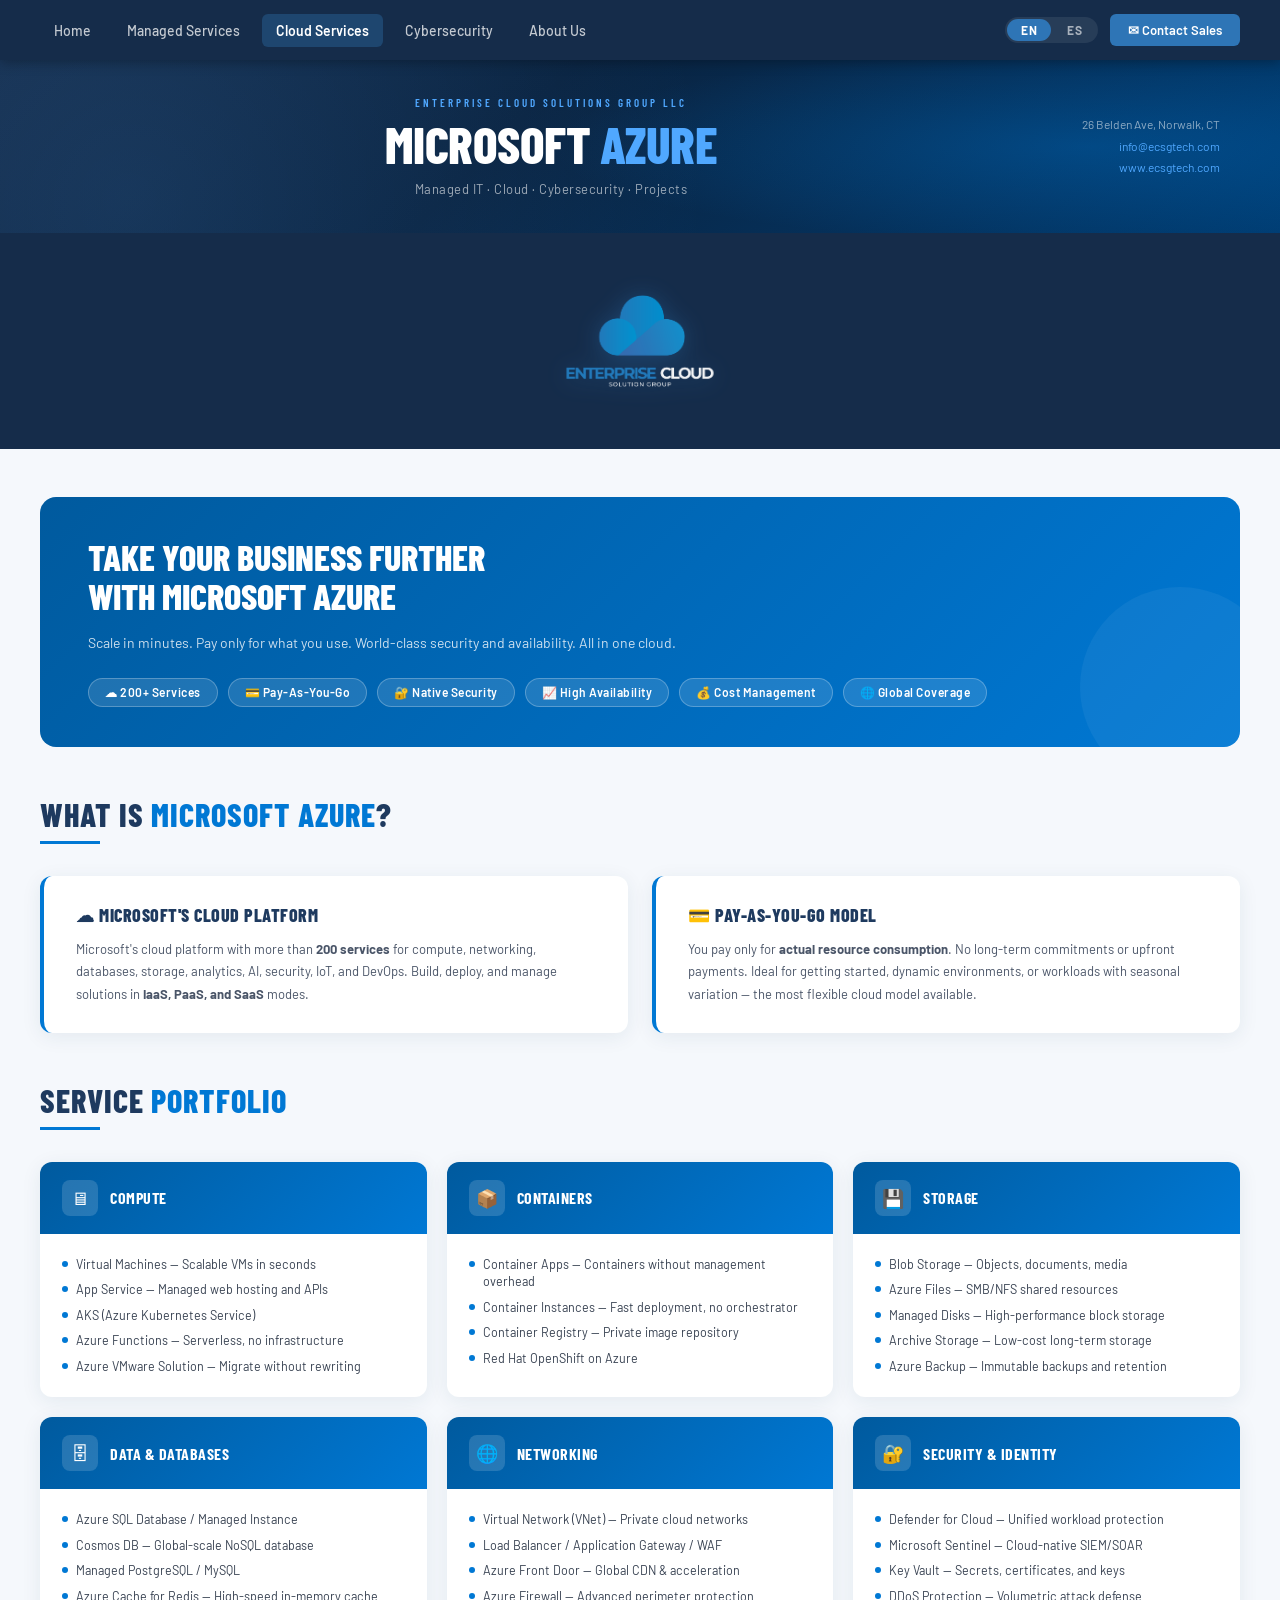
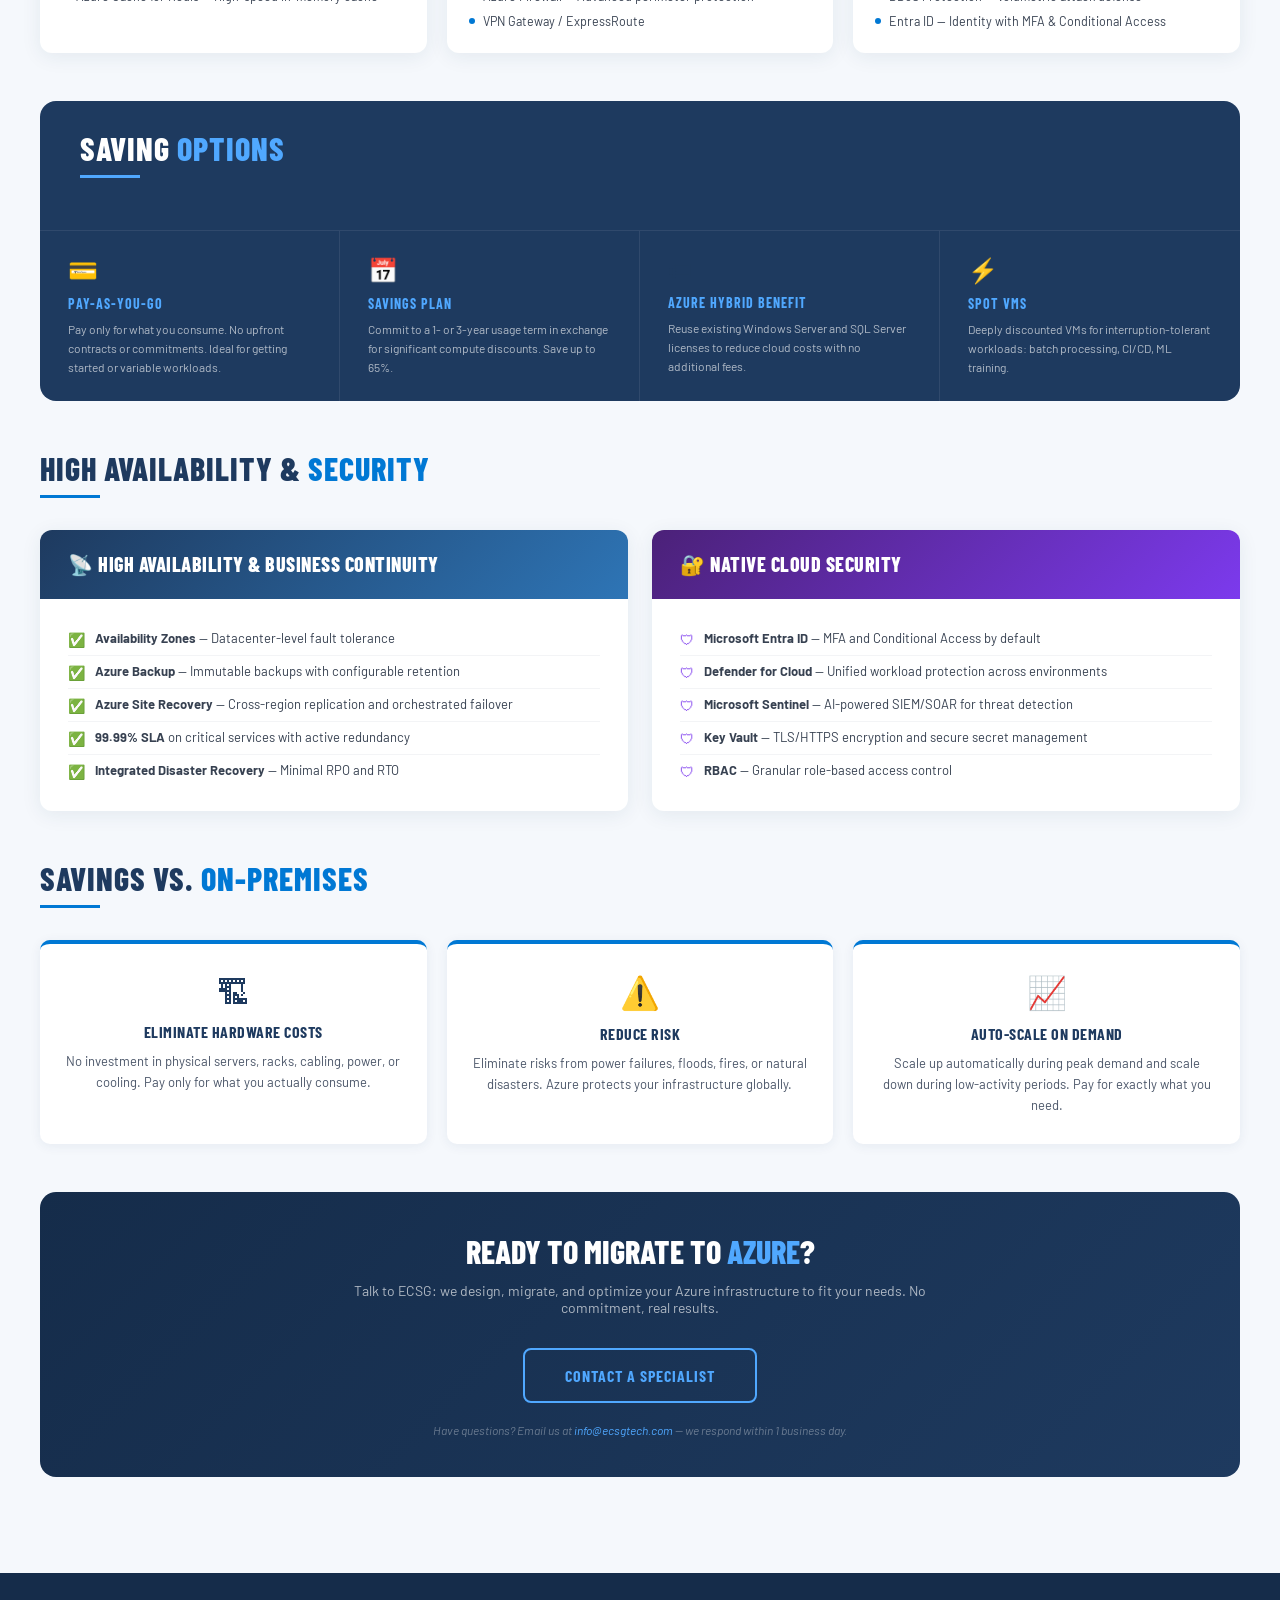
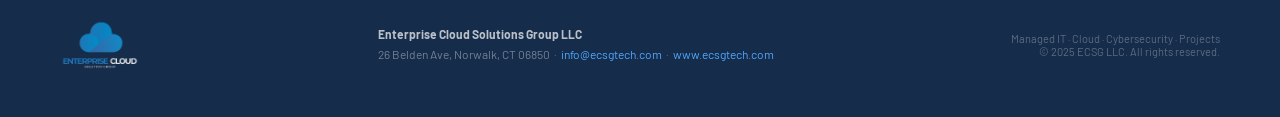
<file: ECSG_Azure.html>
<!DOCTYPE html>
<html lang="es">
<head>
<meta charset="UTF-8">
<meta name="viewport" content="width=device-width, initial-scale=1.0">
<title>Microsoft Azure — Enterprise Cloud Solutions Group LLC</title>
<link href="https://fonts.googleapis.com/css2?family=Barlow+Condensed:wght@300;400;600;700;800&family=Barlow:wght@300;400;500;600&display=swap" rel="stylesheet">
<style>
  :root {
    --navy: #1E3A5F;
    --navy-deep: #152C4A;
    --blue: #2E75B6;
    --blue-light: #4A90D9;
    --blue-pale: #E8F1FB;
    --white: #FFFFFF;
    --gray-light: #F5F8FC;
    --gray-mid: #DDE8F5;
    --gray-text: #4A5568;
    --azure: #0078D4;
    --azure-dark: #005A9E;
    --azure-light: #50A8FF;
    --azure-pale: #E5F2FF;
    --green: #10B981;
    --orange: #F59E0B;
  }

  * { margin: 0; padding: 0; box-sizing: border-box; }

  body {
    font-family: 'Barlow', sans-serif;
    background: var(--gray-light);
    color: var(--navy);
    min-height: 100vh;
  }

  /* ─── NAVBAR ─── */
  .navbar {
    background: var(--navy-deep);
    display: flex;
    align-items: center;
    justify-content: space-between;
    padding: 0 40px;
    height: 60px;
    position: sticky;
    top: 0;
    z-index: 100;
    box-shadow: 0 2px 12px rgba(0,0,0,0.3);
  }
  .nav-links {
    display: flex;
    align-items: center;
    gap: 8px;
  }
  .nav-link {
    color: rgba(255,255,255,0.75);
    text-decoration: none;
    font-family: 'Barlow', sans-serif;
    font-size: 14px;
    font-weight: 500;
    padding: 8px 14px;
    border-radius: 6px;
    transition: all 0.2s;
    white-space: nowrap;
  }
  .nav-link:hover { color: #fff; background: rgba(255,255,255,0.08); }
  .nav-link.active { color: #fff; background: rgba(46,117,182,0.35); font-weight: 600; }
  .nav-right {
    display: flex;
    align-items: center;
    gap: 12px;
  }
  .lang-toggle {
    display: flex;
    align-items: center;
    background: rgba(255,255,255,0.08);
    border-radius: 20px;
    overflow: hidden;
    padding: 2px;
    gap: 2px;
  }
  .lang-btn {
    background: transparent;
    border: none;
    color: rgba(255,255,255,0.6);
    padding: 4px 14px;
    border-radius: 18px;
    font-family: 'Barlow', sans-serif;
    font-size: 12px;
    font-weight: 700;
    letter-spacing: 0.5px;
    cursor: pointer;
    transition: all 0.2s;
  }
  .lang-btn.active {
    background: var(--blue);
    color: #fff;
  }
  .lang-btn:hover:not(.active) { color: #fff; }
  .nav-cta {
    background: var(--blue);
    color: #fff;
    text-decoration: none;
    padding: 8px 18px;
    border-radius: 6px;
    font-family: 'Barlow', sans-serif;
    font-size: 13px;
    font-weight: 600;
    white-space: nowrap;
    transition: background 0.2s;
    display: flex;
    align-items: center;
    gap: 6px;
  }
  .nav-cta:hover { background: var(--blue-light); }

  /* ─── HAMBURGER ─── */
  .nav-hamburger {
    display: none;
    flex-direction: column;
    justify-content: center;
    gap: 5px;
    background: none;
    border: none;
    cursor: pointer;
    padding: 6px;
    border-radius: 6px;
    transition: background 0.2s;
  }
  .nav-hamburger:hover { background: rgba(255,255,255,0.08); }
  .nav-hamburger span {
    display: block;
    width: 22px;
    height: 2px;
    background: rgba(255,255,255,0.85);
    border-radius: 2px;
    transition: all 0.28s ease;
    transform-origin: center;
  }
  .nav-hamburger.open span:nth-child(1) { transform: translateY(7px) rotate(45deg); }
  .nav-hamburger.open span:nth-child(2) { opacity: 0; transform: scaleX(0); }
  .nav-hamburger.open span:nth-child(3) { transform: translateY(-7px) rotate(-45deg); }

  .nav-mobile-menu {
    display: none;
    flex-direction: column;
    background: var(--navy-deep);
    border-top: 1px solid rgba(255,255,255,0.08);
    padding: 12px 20px 20px;
    gap: 4px;
    position: sticky;
    top: 60px;
    z-index: 99;
    box-shadow: 0 8px 24px rgba(0,0,0,0.3);
  }
  .nav-mobile-menu.open { display: flex; }
  .nav-mobile-menu .nav-link {
    padding: 11px 14px;
    font-size: 15px;
    border-radius: 6px;
  }
  .nav-mobile-bottom {
    display: flex;
    align-items: center;
    justify-content: space-between;
    padding-top: 14px;
    margin-top: 8px;
    border-top: 1px solid rgba(255,255,255,0.08);
    gap: 12px;
  }
  .nav-mobile-bottom .nav-cta { flex: 1; justify-content: center; }

  @media (max-width: 768px) {
    .nav-links { display: none; }
    .nav-right .nav-cta { display: none; }
    .nav-right .lang-toggle { display: none; }
    .nav-hamburger { display: flex; }
  }

  /* ─── LOGO BANNER ─── */
  .logo-banner {
    background: var(--navy-deep);
    display: flex;
    justify-content: center;
    align-items: center;
    padding: 28px 40px;
  }
  .logo-banner img {
    width: 160px;
    height: auto;
    opacity: 0.95;
    filter: drop-shadow(0 2px 12px rgba(46,117,182,0.4));
  }

  /* ─── HEADER ─── */
  .header {
    background: linear-gradient(135deg, var(--navy-deep) 0%, #0A2340 40%, #003D73 100%);
    position: relative;
    overflow: hidden;
  }
  .header::before {
    content: '';
    position: absolute;
    inset: 0;
    background:
      radial-gradient(ellipse 60% 80% at 85% 50%, rgba(0,120,212,0.3) 0%, transparent 70%),
      radial-gradient(circle at 10% 80%, rgba(80,168,255,0.12) 0%, transparent 50%);
  }
  .header-inner {
    position: relative;
    display: flex;
    align-items: center;
    justify-content: space-between;
    padding: 36px 60px;
    gap: 40px;
  }

  .header-text {
    flex: 1;
    text-align: center;
  }
  .header-eyebrow {
    font-family: 'Barlow Condensed', sans-serif;
    font-size: 11px;
    font-weight: 600;
    letter-spacing: 3px;
    text-transform: uppercase;
    color: var(--azure-light);
    margin-bottom: 8px;
  }
  .header-title {
    font-family: 'Barlow Condensed', sans-serif;
    font-size: clamp(28px, 4vw, 52px);
    font-weight: 800;
    color: #fff;
    line-height: 1.05;
    text-transform: uppercase;
    letter-spacing: -0.5px;
  }
  .header-title span { color: var(--azure-light); }
  .header-subtitle {
    font-size: 13px;
    color: rgba(255,255,255,0.6);
    margin-top: 10px;
    letter-spacing: 0.5px;
  }
  .header-contact {
    flex-shrink: 0;
    text-align: right;
    color: rgba(255,255,255,0.55);
    font-size: 12px;
    line-height: 1.8;
  }
  .header-contact a { color: var(--azure-light); text-decoration: none; }

  /* ─── LANGUAGE SECTIONS ─── */
  .lang-section { display: none; }
  .lang-section.active { display: block; }

  /* ─── SECTIONS ─── */
  .section {
    max-width: 1280px;
    margin: 0 auto;
    padding: 48px 40px;
  }
  .section-title {
    font-family: 'Barlow Condensed', sans-serif;
    font-size: 32px;
    font-weight: 800;
    text-transform: uppercase;
    letter-spacing: 1px;
    color: var(--navy);
    margin-bottom: 8px;
  }
  .section-title span { color: var(--azure); }
  .section-divider {
    width: 60px;
    height: 3px;
    background: var(--azure);
    margin-bottom: 32px;
  }

  /* ─── HERO BANNER ─── */
  .hero-banner {
    background: linear-gradient(135deg, var(--azure-dark), var(--azure));
    border-radius: 16px;
    padding: 40px 48px;
    color: #fff;
    margin-bottom: 48px;
    position: relative;
    overflow: hidden;
  }
  .hero-banner::after {
    content: '';
    position: absolute;
    bottom: -40px; right: -40px;
    width: 200px; height: 200px;
    background: rgba(255,255,255,0.05);
    border-radius: 50%;
  }
  .hero-tagline {
    font-family: 'Barlow Condensed', sans-serif;
    font-size: clamp(20px, 3vw, 36px);
    font-weight: 800;
    text-transform: uppercase;
    line-height: 1.1;
    margin-bottom: 16px;
  }
  .hero-subtitle {
    font-size: 14px;
    color: rgba(255,255,255,0.8);
    line-height: 1.6;
    max-width: 700px;
    margin-bottom: 24px;
  }
  .hero-pills {
    display: flex;
    flex-wrap: wrap;
    gap: 10px;
  }
  .hero-pill {
    background: rgba(255,255,255,0.12);
    border: 1px solid rgba(255,255,255,0.25);
    color: #fff;
    padding: 6px 16px;
    border-radius: 20px;
    font-size: 12px;
    font-weight: 600;
    letter-spacing: 0.5px;
  }

  /* ─── WHAT IS AZURE ─── */
  .intro-grid {
    display: grid;
    grid-template-columns: 1fr 1fr;
    gap: 24px;
    margin-bottom: 48px;
  }
  .intro-card {
    background: #fff;
    border-radius: 12px;
    padding: 28px 32px;
    box-shadow: 0 4px 20px rgba(30,58,95,0.08);
    border-left: 4px solid var(--azure);
  }
  .intro-card-title {
    font-family: 'Barlow Condensed', sans-serif;
    font-size: 18px;
    font-weight: 800;
    text-transform: uppercase;
    color: var(--navy);
    margin-bottom: 12px;
    letter-spacing: 0.5px;
  }
  .intro-card p {
    font-size: 13px;
    color: var(--gray-text);
    line-height: 1.7;
  }

  /* ─── SERVICES GRID ─── */
  .services-grid {
    display: grid;
    grid-template-columns: repeat(3, 1fr);
    gap: 20px;
    margin-bottom: 48px;
  }
  .service-card {
    background: #fff;
    border-radius: 12px;
    overflow: hidden;
    box-shadow: 0 4px 20px rgba(30,58,95,0.08);
    transition: transform 0.25s, box-shadow 0.25s;
  }
  .service-card:hover {
    transform: translateY(-3px);
    box-shadow: 0 10px 32px rgba(0,120,212,0.15);
  }
  .service-card-header {
    background: linear-gradient(135deg, var(--azure-dark), var(--azure));
    padding: 18px 22px;
    color: #fff;
    display: flex;
    align-items: center;
    gap: 12px;
  }
  .service-icon {
    width: 36px;
    height: 36px;
    background: rgba(255,255,255,0.15);
    border-radius: 8px;
    display: flex;
    align-items: center;
    justify-content: center;
    font-size: 18px;
    flex-shrink: 0;
  }
  .service-card-title {
    font-family: 'Barlow Condensed', sans-serif;
    font-size: 16px;
    font-weight: 700;
    text-transform: uppercase;
    letter-spacing: 0.5px;
  }
  .service-card-body {
    padding: 18px 22px;
  }
  .service-item {
    display: flex;
    align-items: flex-start;
    gap: 8px;
    padding: 4px 0;
    font-size: 12.5px;
    color: #374151;
    line-height: 1.4;
  }
  .service-dot {
    width: 6px;
    height: 6px;
    border-radius: 50%;
    background: var(--azure);
    margin-top: 5px;
    flex-shrink: 0;
  }

  /* ─── SAVINGS / PRICING ─── */
  .savings-wrap {
    background: var(--navy);
    border-radius: 16px;
    overflow: hidden;
    margin-bottom: 48px;
  }
  .savings-header-bar {
    padding: 28px 40px 20px;
  }
  .savings-header-bar .section-title { color: #fff; }
  .savings-header-bar .section-divider { background: var(--azure-light); }
  .savings-grid {
    display: grid;
    grid-template-columns: repeat(4, 1fr);
    gap: 0;
  }
  .savings-item {
    padding: 24px 28px;
    border-right: 1px solid rgba(255,255,255,0.08);
    border-top: 1px solid rgba(255,255,255,0.08);
  }
  .savings-item:nth-child(4n) { border-right: none; }
  .savings-item-icon {
    font-size: 24px;
    margin-bottom: 10px;
  }
  .savings-item-title {
    font-family: 'Barlow Condensed', sans-serif;
    font-size: 14px;
    font-weight: 700;
    text-transform: uppercase;
    letter-spacing: 1px;
    color: var(--azure-light);
    margin-bottom: 8px;
  }
  .savings-item p {
    font-size: 12px;
    color: rgba(255,255,255,0.65);
    line-height: 1.6;
  }

  /* ─── AVAILABILITY / SECURITY CARDS ─── */
  .two-col-grid {
    display: grid;
    grid-template-columns: 1fr 1fr;
    gap: 24px;
    margin-bottom: 48px;
  }
  .feature-card {
    background: #fff;
    border-radius: 12px;
    overflow: hidden;
    box-shadow: 0 4px 20px rgba(30,58,95,0.08);
  }
  .feature-card-header {
    background: linear-gradient(135deg, var(--navy), var(--blue));
    padding: 22px 28px;
    color: #fff;
    font-family: 'Barlow Condensed', sans-serif;
    font-size: 20px;
    font-weight: 800;
    text-transform: uppercase;
    letter-spacing: 0.5px;
  }
  .feature-card-header.security { background: linear-gradient(135deg, #4B2178, #7C3AED); }
  .feature-card-body { padding: 24px 28px; }
  .feature-item {
    display: flex;
    gap: 10px;
    padding: 7px 0;
    font-size: 13px;
    color: #374151;
    align-items: flex-start;
    border-bottom: 1px solid #F3F4F6;
  }
  .feature-item:last-child { border-bottom: none; }
  .feature-item .tick { font-size: 14px; flex-shrink: 0; margin-top: 1px; }

  /* ─── TCO SECTION ─── */
  .tco-grid {
    display: grid;
    grid-template-columns: repeat(3, 1fr);
    gap: 20px;
    margin-bottom: 48px;
  }
  .tco-card {
    background: #fff;
    border-radius: 10px;
    padding: 28px 24px;
    border-top: 4px solid var(--azure);
    box-shadow: 0 2px 12px rgba(30,58,95,0.07);
    text-align: center;
    transition: transform 0.2s;
  }
  .tco-card:hover { transform: translateY(-2px); }
  .tco-icon { font-size: 32px; margin-bottom: 12px; }
  .tco-title {
    font-family: 'Barlow Condensed', sans-serif;
    font-size: 16px;
    font-weight: 700;
    text-transform: uppercase;
    color: var(--navy);
    margin-bottom: 10px;
    letter-spacing: 0.5px;
  }
  .tco-card p { font-size: 13px; color: var(--gray-text); line-height: 1.6; }

  /* ─── CTA ─── */
  .cta-block {
    background: linear-gradient(135deg, var(--navy-deep), var(--navy));
    border-radius: 16px;
    padding: 40px;
    color: #fff;
    margin-bottom: 48px;
    text-align: center;
  }
  .cta-title {
    font-family: 'Barlow Condensed', sans-serif;
    font-size: 32px;
    font-weight: 800;
    text-transform: uppercase;
    color: #fff;
    margin-bottom: 12px;
  }
  .cta-title span { color: var(--azure-light); }
  .cta-subtitle {
    font-size: 14px;
    color: rgba(255,255,255,0.65);
    margin-bottom: 32px;
    max-width: 600px;
    margin-left: auto;
    margin-right: auto;
  }
  .cta-btn {
    display: inline-block;
    padding: 16px 40px;
    border: 2px solid var(--azure-light);
    border-radius: 8px;
    background: transparent;
    color: var(--azure-light);
    font-family: 'Barlow Condensed', sans-serif;
    font-size: 16px;
    font-weight: 700;
    letter-spacing: 1px;
    text-transform: uppercase;
    cursor: pointer;
    transition: all 0.25s;
    text-decoration: none;
  }
  .cta-btn:hover {
    background: var(--azure);
    border-color: var(--azure);
    color: #fff;
    transform: translateY(-2px);
    box-shadow: 0 6px 20px rgba(0,120,212,0.4);
  }
  .cta-note {
    margin-top: 20px;
    font-size: 12px;
    color: rgba(255,255,255,0.35);
    font-style: italic;
  }
  .cta-note a { color: var(--azure-light); text-decoration: none; }

  /* ─── FOOTER ─── */
  .footer {
    background: var(--navy-deep);
    padding: 32px 60px;
    display: flex;
    align-items: center;
    justify-content: space-between;
    gap: 24px;
  }
  .footer img { width: 80px; opacity: 0.9; }
  .footer-text { color: rgba(255,255,255,0.4); font-size: 12px; line-height: 1.6; }
  .footer-text a { color: var(--azure-light); text-decoration: none; }
  .footer-right { text-align: right; color: rgba(255,255,255,0.3); font-size: 11px; }

  /* ─── PRINT ─── */
  @media print {
    .lang-bar { display: none !important; }
    .lang-section { display: block !important; }
    body { background: #fff; }
  }

  @media (max-width: 900px) {
    .services-grid { grid-template-columns: 1fr; }
    .intro-grid, .two-col-grid { grid-template-columns: 1fr; }
    .tco-grid { grid-template-columns: 1fr 1fr; }
    .savings-grid { grid-template-columns: 1fr 1fr; }
    .header-inner { flex-direction: column; text-align: center; }
    .header-contact { text-align: center; }
    .section { padding: 32px 20px; }
    .footer { flex-direction: column; text-align: center; }
    .footer-right { text-align: center; }
  }
</style>
</head>
<body>

<!-- NAVBAR -->
<nav class="navbar">
  <div class="nav-links">
    <a href="index.html" class="nav-link">Home</a>
    <a href="managed-services.html" class="nav-link">Managed Services</a>
    <a href="cloud-services.html" class="nav-link active">Cloud Services</a>
    <a href="cybersecurity.html" class="nav-link">Cybersecurity</a>
    <a href="ECSG_About.html" class="nav-link">About Us</a>
  </div>
  <div class="nav-right">
    <div class="lang-toggle">
      <button class="lang-btn active" data-lang="en">EN</button>
      <button class="lang-btn" data-lang="es">ES</button>
    </div>
    <a href="ecsgcontact_sales.html" class="nav-cta">✉ Contact Sales</a>
    <button class="nav-hamburger" id="navHamburger" aria-label="Menu" aria-expanded="false">
      <span></span><span></span><span></span>
    </button>
  </div>
</nav>

<!-- MOBILE MENU -->
<div class="nav-mobile-menu" id="navMobileMenu">
  <a href="index.html" class="nav-link">Home</a>
  <a href="managed-services.html" class="nav-link">Managed Services</a>
  <a href="cloud-services.html" class="nav-link active">Cloud Services</a>
  <a href="cybersecurity.html" class="nav-link">Cybersecurity</a>
  <a href="ECSG_About.html" class="nav-link">About Us</a>
  <div class="nav-mobile-bottom">
    <div class="lang-toggle">
      <button class="lang-btn" data-lang="en">EN</button>
      <button class="lang-btn" data-lang="es">ES</button>
    </div>
    <a href="ecsgcontact_sales.html" class="nav-cta">✉ Contact Sales</a>
  </div>
</div>

<!-- HEADER -->
<header class="header">
  <div class="header-inner">
    <div class="header-text">
      <div class="header-eyebrow">Enterprise Cloud Solutions Group LLC</div>
      <h1 class="header-title">Microsoft <span>Azure</span></h1>
      <p class="header-subtitle" id="hdr-sub">Managed IT · Cloud · Cybersecurity · Projects</p>
    </div>
    <div class="header-contact">
      26 Belden Ave, Norwalk, CT<br>
      <a href="mailto:info@ecsgtech.com">info@ecsgtech.com</a><br>
      <a href="https://www.ecsgtech.com">www.ecsgtech.com</a>
    </div>
  </div>
</header>

<!-- ══════════════════ ESPAÑOL ══════════════════ -->
<div id="lang-en" class="lang-section active">
  <!-- LOGO BANNER -->
  <div class="logo-banner">
    <img src="assets/img/logo1_white.png" alt="Enterprise Cloud Solutions Group LLC">
  </div>
  <div class="section">

    <!-- HERO -->
    <div class="hero-banner">
      <div class="hero-tagline">Take your business further<br>with Microsoft Azure</div>
      <p class="hero-subtitle">Scale in minutes. Pay only for what you use. World-class security and availability. All in one cloud.</p>
      <div class="hero-pills">
        <span class="hero-pill">☁ 200+ Services</span>
        <span class="hero-pill">💳 Pay-As-You-Go</span>
        <span class="hero-pill">🔐 Native Security</span>
        <span class="hero-pill">📈 High Availability</span>
        <span class="hero-pill">💰 Cost Management</span>
        <span class="hero-pill">🌐 Global Coverage</span>
      </div>
    </div>

    <!-- WHAT IS AZURE -->
    <div class="section-title">What is <span>Microsoft Azure</span>?</div>
    <div class="section-divider"></div>
    <div class="intro-grid">
      <div class="intro-card">
        <div class="intro-card-title">☁ Microsoft's Cloud Platform</div>
        <p>Microsoft's cloud platform with more than <strong>200 services</strong> for compute, networking, databases, storage, analytics, AI, security, IoT, and DevOps. Build, deploy, and manage solutions in <strong>IaaS, PaaS, and SaaS</strong> modes.</p>
      </div>
      <div class="intro-card">
        <div class="intro-card-title">💳 Pay-As-You-Go Model</div>
        <p>You pay only for <strong>actual resource consumption</strong>. No long-term commitments or upfront payments. Ideal for getting started, dynamic environments, or workloads with seasonal variation — the most flexible cloud model available.</p>
      </div>
    </div>

    <!-- SERVICES -->
    <div class="section-title">Service <span>Portfolio</span></div>
    <div class="section-divider"></div>
    <div class="services-grid">

      <div class="service-card">
        <div class="service-card-header">
          <div class="service-icon">🖥</div>
          <div class="service-card-title">Compute</div>
        </div>
        <div class="service-card-body">
          <div class="service-item"><span class="service-dot"></span>Virtual Machines — Scalable VMs in seconds</div>
          <div class="service-item"><span class="service-dot"></span>App Service — Managed web hosting and APIs</div>
          <div class="service-item"><span class="service-dot"></span>AKS (Azure Kubernetes Service)</div>
          <div class="service-item"><span class="service-dot"></span>Azure Functions — Serverless, no infrastructure</div>
          <div class="service-item"><span class="service-dot"></span>Azure VMware Solution — Migrate without rewriting</div>
        </div>
      </div>

      <div class="service-card">
        <div class="service-card-header">
          <div class="service-icon">📦</div>
          <div class="service-card-title">Containers</div>
        </div>
        <div class="service-card-body">
          <div class="service-item"><span class="service-dot"></span>Container Apps — Containers without management overhead</div>
          <div class="service-item"><span class="service-dot"></span>Container Instances — Fast deployment, no orchestrator</div>
          <div class="service-item"><span class="service-dot"></span>Container Registry — Private image repository</div>
          <div class="service-item"><span class="service-dot"></span>Red Hat OpenShift on Azure</div>
        </div>
      </div>

      <div class="service-card">
        <div class="service-card-header">
          <div class="service-icon">💾</div>
          <div class="service-card-title">Storage</div>
        </div>
        <div class="service-card-body">
          <div class="service-item"><span class="service-dot"></span>Blob Storage — Objects, documents, media</div>
          <div class="service-item"><span class="service-dot"></span>Azure Files — SMB/NFS shared resources</div>
          <div class="service-item"><span class="service-dot"></span>Managed Disks — High-performance block storage</div>
          <div class="service-item"><span class="service-dot"></span>Archive Storage — Low-cost long-term storage</div>
          <div class="service-item"><span class="service-dot"></span>Azure Backup — Immutable backups and retention</div>
        </div>
      </div>

      <div class="service-card">
        <div class="service-card-header">
          <div class="service-icon">🗄</div>
          <div class="service-card-title">Data & Databases</div>
        </div>
        <div class="service-card-body">
          <div class="service-item"><span class="service-dot"></span>Azure SQL Database / Managed Instance</div>
          <div class="service-item"><span class="service-dot"></span>Cosmos DB — Global-scale NoSQL database</div>
          <div class="service-item"><span class="service-dot"></span>Managed PostgreSQL / MySQL</div>
          <div class="service-item"><span class="service-dot"></span>Azure Cache for Redis — High-speed in-memory cache</div>
        </div>
      </div>

      <div class="service-card">
        <div class="service-card-header">
          <div class="service-icon">🌐</div>
          <div class="service-card-title">Networking</div>
        </div>
        <div class="service-card-body">
          <div class="service-item"><span class="service-dot"></span>Virtual Network (VNet) — Private cloud networks</div>
          <div class="service-item"><span class="service-dot"></span>Load Balancer / Application Gateway / WAF</div>
          <div class="service-item"><span class="service-dot"></span>Azure Front Door — Global CDN & acceleration</div>
          <div class="service-item"><span class="service-dot"></span>Azure Firewall — Advanced perimeter protection</div>
          <div class="service-item"><span class="service-dot"></span>VPN Gateway / ExpressRoute</div>
        </div>
      </div>

      <div class="service-card">
        <div class="service-card-header">
          <div class="service-icon">🔐</div>
          <div class="service-card-title">Security & Identity</div>
        </div>
        <div class="service-card-body">
          <div class="service-item"><span class="service-dot"></span>Defender for Cloud — Unified workload protection</div>
          <div class="service-item"><span class="service-dot"></span>Microsoft Sentinel — Cloud-native SIEM/SOAR</div>
          <div class="service-item"><span class="service-dot"></span>Key Vault — Secrets, certificates, and keys</div>
          <div class="service-item"><span class="service-dot"></span>DDoS Protection — Volumetric attack defense</div>
          <div class="service-item"><span class="service-dot"></span>Entra ID — Identity with MFA & Conditional Access</div>
        </div>
      </div>

    </div><!-- /services-grid -->

    <!-- SAVINGS -->
    <div class="savings-wrap">
      <div class="savings-header-bar">
        <div class="section-title">Saving <span style="color:var(--azure-light)">Options</span></div>
        <div class="section-divider"></div>
      </div>
      <div class="savings-grid">
        <div class="savings-item">
          <div class="savings-item-icon">💳</div>
          <div class="savings-item-title">Pay-As-You-Go</div>
          <p>Pay only for what you consume. No upfront contracts or commitments. Ideal for getting started or variable workloads.</p>
        </div>
        <div class="savings-item">
          <div class="savings-item-icon">📅</div>
          <div class="savings-item-title">Savings Plan</div>
          <p>Commit to a 1- or 3-year usage term in exchange for significant compute discounts. Save up to 65%.</p>
        </div>
        <div class="savings-item">
          <div class="savings-item-icon">🏷</div>
          <div class="savings-item-title">Azure Hybrid Benefit</div>
          <p>Reuse existing Windows Server and SQL Server licenses to reduce cloud costs with no additional fees.</p>
        </div>
        <div class="savings-item">
          <div class="savings-item-icon">⚡</div>
          <div class="savings-item-title">Spot VMs</div>
          <p>Deeply discounted VMs for interruption-tolerant workloads: batch processing, CI/CD, ML training.</p>
        </div>
      </div>
    </div>

    <!-- AVAILABILITY & SECURITY -->
    <div class="section-title">High Availability & <span>Security</span></div>
    <div class="section-divider"></div>
    <div class="two-col-grid">
      <div class="feature-card">
        <div class="feature-card-header">📡 High Availability & Business Continuity</div>
        <div class="feature-card-body">
          <div class="feature-item"><span class="tick">✅</span><span><strong>Availability Zones</strong> — Datacenter-level fault tolerance</span></div>
          <div class="feature-item"><span class="tick">✅</span><span><strong>Azure Backup</strong> — Immutable backups with configurable retention</span></div>
          <div class="feature-item"><span class="tick">✅</span><span><strong>Azure Site Recovery</strong> — Cross-region replication and orchestrated failover</span></div>
          <div class="feature-item"><span class="tick">✅</span><span><strong>99.99% SLA</strong> on critical services with active redundancy</span></div>
          <div class="feature-item"><span class="tick">✅</span><span><strong>Integrated Disaster Recovery</strong> — Minimal RPO and RTO</span></div>
        </div>
      </div>
      <div class="feature-card">
        <div class="feature-card-header security">🔐 Native Cloud Security</div>
        <div class="feature-card-body">
          <div class="feature-item"><span class="tick" style="color:#7C3AED">🛡</span><span><strong>Microsoft Entra ID</strong> — MFA and Conditional Access by default</span></div>
          <div class="feature-item"><span class="tick" style="color:#7C3AED">🛡</span><span><strong>Defender for Cloud</strong> — Unified workload protection across environments</span></div>
          <div class="feature-item"><span class="tick" style="color:#7C3AED">🛡</span><span><strong>Microsoft Sentinel</strong> — AI-powered SIEM/SOAR for threat detection</span></div>
          <div class="feature-item"><span class="tick" style="color:#7C3AED">🛡</span><span><strong>Key Vault</strong> — TLS/HTTPS encryption and secure secret management</span></div>
          <div class="feature-item"><span class="tick" style="color:#7C3AED">🛡</span><span><strong>RBAC</strong> — Granular role-based access control</span></div>
        </div>
      </div>
    </div>

    <!-- TCO -->
    <div class="section-title">Savings vs. <span>On-Premises</span></div>
    <div class="section-divider"></div>
    <div class="tco-grid">
      <div class="tco-card">
        <div class="tco-icon">🏗</div>
        <div class="tco-title">Eliminate Hardware Costs</div>
        <p>No investment in physical servers, racks, cabling, power, or cooling. Pay only for what you actually consume.</p>
      </div>
      <div class="tco-card">
        <div class="tco-icon">⚠️</div>
        <div class="tco-title">Reduce Risk</div>
        <p>Eliminate risks from power failures, floods, fires, or natural disasters. Azure protects your infrastructure globally.</p>
      </div>
      <div class="tco-card">
        <div class="tco-icon">📈</div>
        <div class="tco-title">Auto-Scale on Demand</div>
        <p>Scale up automatically during peak demand and scale down during low-activity periods. Pay for exactly what you need.</p>
      </div>
    </div>

    <!-- CTA -->
    <div class="cta-block">
      <div class="cta-title">Ready to migrate to <span>Azure</span>?</div>
      <p class="cta-subtitle">Talk to ECSG: we design, migrate, and optimize your Azure infrastructure to fit your needs. No commitment, real results.</p>
      <a class="cta-btn" href="https://www.ecsgtech.com/ecsgcontact_sales.html?service=azure">Contact a Specialist</a>
      <p class="cta-note">Have questions? Email us at <a href="mailto:info@ecsgtech.com">info@ecsgtech.com</a> — we respond within 1 business day.</p>
    </div>

  </div><!-- /section -->
</div><!-- /lang-en -->

<!-- ══════════════════ ENGLISH ══════════════════ -->
<div id="lang-es" class="lang-section">
  <!-- LOGO BANNER -->
  <div class="logo-banner">
    <img src="assets/img/logo1_white.png" alt="Enterprise Cloud Solutions Group LLC">
  </div>
  <div class="section">

    <!-- HERO -->
    <div class="hero-banner">
      <div class="hero-tagline">Lleva tu negocio más lejos<br>con Microsoft Azure</div>
      <p class="hero-subtitle">Escala en minutos. Paga solo por lo que usas. Seguridad y disponibilidad de clase mundial. Todo en una sola nube.</p>
      <div class="hero-pills">
        <span class="hero-pill">☁ 200+ Servicios</span>
        <span class="hero-pill">💳 Pay-As-You-Go</span>
        <span class="hero-pill">🔐 Seguridad Nativa</span>
        <span class="hero-pill">📈 Alta Disponibilidad</span>
        <span class="hero-pill">💰 Control de Costos</span>
        <span class="hero-pill">🌐 Cobertura Global</span>
      </div>
    </div>

    <!-- QUÉ ES AZURE -->
    <div class="section-title">¿Qué es <span>Microsoft Azure</span>?</div>
    <div class="section-divider"></div>
    <div class="intro-grid">
      <div class="intro-card">
        <div class="intro-card-title">☁ Plataforma Cloud de Microsoft</div>
        <p>Plataforma cloud de Microsoft con más de <strong>200 servicios</strong> para cómputo, redes, bases de datos, almacenamiento, análisis, IA, seguridad, IoT y DevOps. Permite crear, desplegar y gestionar soluciones en modalidad <strong>IaaS, PaaS y SaaS</strong>.</p>
      </div>
      <div class="intro-card">
        <div class="intro-card-title">💳 Modelo Pay-As-You-Go</div>
        <p>Pagas únicamente por el <strong>consumo real de recursos</strong>. Sin compromisos a largo plazo ni pagos iniciales. Ideal para comenzar, entornos dinámicos o cargas con variaciones estacionales. El modelo más flexible del mercado cloud.</p>
      </div>
    </div>

    <!-- SERVICIOS -->
    <div class="section-title">Portafolio de <span>Servicios</span></div>
    <div class="section-divider"></div>
    <div class="services-grid">

      <div class="service-card">
        <div class="service-card-header">
          <div class="service-icon">🖥</div>
          <div class="service-card-title">Cómputo</div>
        </div>
        <div class="service-card-body">
          <div class="service-item"><span class="service-dot"></span>Virtual Machines — VMs escalables en segundos</div>
          <div class="service-item"><span class="service-dot"></span>App Service — Hospedaje web y APIs administradas</div>
          <div class="service-item"><span class="service-dot"></span>AKS (Azure Kubernetes Service)</div>
          <div class="service-item"><span class="service-dot"></span>Azure Functions — Serverless sin infraestructura</div>
          <div class="service-item"><span class="service-dot"></span>Azure VMware Solution — Migración sin reescribir</div>
        </div>
      </div>

      <div class="service-card">
        <div class="service-card-header">
          <div class="service-icon">📦</div>
          <div class="service-card-title">Contenedores</div>
        </div>
        <div class="service-card-body">
          <div class="service-item"><span class="service-dot"></span>Container Apps — Apps en contenedor sin gestión</div>
          <div class="service-item"><span class="service-dot"></span>Container Instances — Despliegue rápido sin orquestador</div>
          <div class="service-item"><span class="service-dot"></span>Container Registry — Repositorio privado de imágenes</div>
          <div class="service-item"><span class="service-dot"></span>Red Hat OpenShift en Azure</div>
        </div>
      </div>

      <div class="service-card">
        <div class="service-card-header">
          <div class="service-icon">💾</div>
          <div class="service-card-title">Almacenamiento</div>
        </div>
        <div class="service-card-body">
          <div class="service-item"><span class="service-dot"></span>Blob Storage — Objetos, documentos, multimedia</div>
          <div class="service-item"><span class="service-dot"></span>Azure Files — Recursos compartidos SMB/NFS</div>
          <div class="service-item"><span class="service-dot"></span>Managed Disks — Almacenamiento de alto rendimiento</div>
          <div class="service-item"><span class="service-dot"></span>Archive Storage — Almacenamiento de bajo costo</div>
          <div class="service-item"><span class="service-dot"></span>Azure Backup — Copias inmutables y retenciones</div>
        </div>
      </div>

      <div class="service-card">
        <div class="service-card-header">
          <div class="service-icon">🗄</div>
          <div class="service-card-title">Datos & Bases de Datos</div>
        </div>
        <div class="service-card-body">
          <div class="service-item"><span class="service-dot"></span>Azure SQL Database / Managed Instance</div>
          <div class="service-item"><span class="service-dot"></span>Cosmos DB — Base de datos NoSQL global</div>
          <div class="service-item"><span class="service-dot"></span>PostgreSQL / MySQL administrados</div>
          <div class="service-item"><span class="service-dot"></span>Azure Cache for Redis — Caché de alta velocidad</div>
        </div>
      </div>

      <div class="service-card">
        <div class="service-card-header">
          <div class="service-icon">🌐</div>
          <div class="service-card-title">Redes</div>
        </div>
        <div class="service-card-body">
          <div class="service-item"><span class="service-dot"></span>Virtual Network (VNet) — Redes privadas en la nube</div>
          <div class="service-item"><span class="service-dot"></span>Load Balancer / Application Gateway / WAF</div>
          <div class="service-item"><span class="service-dot"></span>Azure Front Door — CDN y aceleración global</div>
          <div class="service-item"><span class="service-dot"></span>Azure Firewall — Protección perimetral avanzada</div>
          <div class="service-item"><span class="service-dot"></span>VPN Gateway / ExpressRoute</div>
        </div>
      </div>

      <div class="service-card">
        <div class="service-card-header">
          <div class="service-icon">🔐</div>
          <div class="service-card-title">Seguridad e Identidad</div>
        </div>
        <div class="service-card-body">
          <div class="service-item"><span class="service-dot"></span>Defender for Cloud — Protección de cargas</div>
          <div class="service-item"><span class="service-dot"></span>Microsoft Sentinel — SIEM/SOAR en la nube</div>
          <div class="service-item"><span class="service-dot"></span>Key Vault — Secretos, certificados y claves</div>
          <div class="service-item"><span class="service-dot"></span>DDoS Protection — Defensa contra ataques volumétricos</div>
          <div class="service-item"><span class="service-dot"></span>Entra ID — Identidad con MFA y Acceso Condicional</div>
        </div>
      </div>

    </div><!-- /services-grid -->

    <!-- MODELO DE AHORRO -->
    <div class="savings-wrap">
      <div class="savings-header-bar">
        <div class="section-title">Opciones de <span style="color:var(--azure-light)">Ahorro</span></div>
        <div class="section-divider"></div>
      </div>
      <div class="savings-grid">
        <div class="savings-item">
          <div class="savings-item-icon">💳</div>
          <div class="savings-item-title">Pay-As-You-Go</div>
          <p>Pagas solo por lo que consumes. Sin contratos ni compromisos iniciales. Ideal para iniciar o cargas variables.</p>
        </div>
        <div class="savings-item">
          <div class="savings-item-icon">📅</div>
          <div class="savings-item-title">Savings Plan</div>
          <p>Compromiso de uso por 1 o 3 años a cambio de descuentos significativos en cómputo. Hasta 65% de ahorro.</p>
        </div>
        <div class="savings-item">
          <div class="savings-item-icon">🏷</div>
          <div class="savings-item-title">Azure Hybrid Benefit</div>
          <p>Reutiliza licencias existentes de Windows Server y SQL Server para reducir costos en la nube.</p>
        </div>
        <div class="savings-item">
          <div class="savings-item-icon">⚡</div>
          <div class="savings-item-title">Spot VMs</div>
          <p>Máquinas virtuales con gran descuento para cargas tolerantes a interrupciones: batch, CI/CD, ML.</p>
        </div>
      </div>
    </div>

    <!-- DISPONIBILIDAD Y SEGURIDAD -->
    <div class="section-title">Alta Disponibilidad & <span>Seguridad</span></div>
    <div class="section-divider"></div>
    <div class="two-col-grid">
      <div class="feature-card">
        <div class="feature-card-header">📡 Alta Disponibilidad y Continuidad</div>
        <div class="feature-card-body">
          <div class="feature-item"><span class="tick">✅</span><span><strong>Availability Zones</strong> — Tolerancia a fallos de datacenter completo</span></div>
          <div class="feature-item"><span class="tick">✅</span><span><strong>Azure Backup</strong> — Copias inmutables con retenciones configurables</span></div>
          <div class="feature-item"><span class="tick">✅</span><span><strong>Azure Site Recovery</strong> — Replicación entre regiones y failover orquestado</span></div>
          <div class="feature-item"><span class="tick">✅</span><span><strong>SLA 99.99%</strong> en servicios críticos con redundancia activa</span></div>
          <div class="feature-item"><span class="tick">✅</span><span><strong>Disaster Recovery</strong> integrado — RPO y RTO mínimos</span></div>
        </div>
      </div>
      <div class="feature-card">
        <div class="feature-card-header security">🔐 Seguridad Nativa en la Nube</div>
        <div class="feature-card-body">
          <div class="feature-item"><span class="tick" style="color:#7C3AED">🛡</span><span><strong>Microsoft Entra ID</strong> — MFA y Acceso Condicional por defecto</span></div>
          <div class="feature-item"><span class="tick" style="color:#7C3AED">🛡</span><span><strong>Defender for Cloud</strong> — Protección unificada de cargas de trabajo</span></div>
          <div class="feature-item"><span class="tick" style="color:#7C3AED">🛡</span><span><strong>Microsoft Sentinel</strong> — SIEM/SOAR con IA para detección de amenazas</span></div>
          <div class="feature-item"><span class="tick" style="color:#7C3AED">🛡</span><span><strong>Key Vault</strong> — Cifrado TLS/HTTPS y gestión segura de secretos</span></div>
          <div class="feature-item"><span class="tick" style="color:#7C3AED">🛡</span><span><strong>RBAC</strong> — Control de acceso basado en roles granular</span></div>
        </div>
      </div>
    </div>

    <!-- TCO -->
    <div class="section-title">Ahorro vs. <span>On-Premises</span></div>
    <div class="section-divider"></div>
    <div class="tco-grid">
      <div class="tco-card">
        <div class="tco-icon">🏗</div>
        <div class="tco-title">Elimina Costos de Hardware</div>
        <p>Sin inversión en servidores físicos, racks, cableado, energía ni refrigeración. Paga solo por lo que consumes.</p>
      </div>
      <div class="tco-card">
        <div class="tco-icon">⚠️</div>
        <div class="tco-title">Reduce Riesgos</div>
        <p>Elimina riesgos por fallos eléctricos, inundaciones, incendios o desastres naturales. Azure protege tu infraestructura.</p>
      </div>
      <div class="tco-card">
        <div class="tco-icon">📈</div>
        <div class="tco-title">Escala Automáticamente</div>
        <p>Escala automáticamente en picos de demanda y reduce recursos en períodos de baja actividad. Paga exactamente lo que necesitas.</p>
      </div>
    </div>

    <!-- CTA -->
    <div class="cta-block">
      <div class="cta-title">¿Listo para migrar a <span>Azure</span>?</div>
      <p class="cta-subtitle">Habla con ECSG: diseñamos, migramos y optimizamos tu infraestructura en Azure a tu medida. Sin compromisos, con resultados.</p>
      <a class="cta-btn" href="https://www.ecsgtech.com/ecsgcontact_sales.html?service=azure">Contactar a un Especialista</a>
      <p class="cta-note">¿Tienes preguntas? Escríbenos a <a href="mailto:info@ecsgtech.com">info@ecsgtech.com</a> — respondemos en menos de 1 día hábil.</p>
    </div>

  </div><!-- /section -->
</div><!-- /lang-es -->

<!-- FOOTER -->
<footer class="footer">
  <img src="assets/img/logo1_white.png" alt="Enterprise Cloud Solutions Group LLC">
  <div class="footer-text">
    <strong style="color:rgba(255,255,255,0.7)">Enterprise Cloud Solutions Group LLC</strong><br>
    26 Belden Ave, Norwalk, CT 06850 &nbsp;·&nbsp;
    <a href="mailto:info@ecsgtech.com">info@ecsgtech.com</a> &nbsp;·&nbsp;
    <a href="https://www.ecsgtech.com">www.ecsgtech.com</a>
  </div>
  <div class="footer-right">
    Managed IT · Cloud · Cybersecurity · Projects<br>
    © 2025 ECSG LLC. All rights reserved.
  </div>
</footer>

<script>
document.addEventListener('DOMContentLoaded', function() {

  /* ── Language switch ── */
  function switchLang(lang) {
    document.querySelectorAll('.lang-section').forEach(function(s) { s.classList.remove('active'); });
    document.querySelectorAll('.lang-btn').forEach(function(b) { b.classList.remove('active'); });
    var section = document.getElementById('lang-' + lang);
    if (section) section.classList.add('active');
    document.querySelectorAll('.lang-btn[data-lang="' + lang + '"]').forEach(function(b) { b.classList.add('active'); });
    localStorage.setItem('ecsg-lang', lang);
  }

  document.querySelectorAll('.lang-btn').forEach(function(btn) {
    btn.addEventListener('click', function() {
      switchLang(this.getAttribute('data-lang'));
    });
  });

  /* Always default to English */
  switchLang('en');

  /* ── Hamburger ── */
  var hamburger = document.getElementById('navHamburger');
  var mobileMenu = document.getElementById('navMobileMenu');

  if (hamburger && mobileMenu) {
    hamburger.addEventListener('click', function() {
      var isOpen = mobileMenu.classList.toggle('open');
      hamburger.classList.toggle('open', isOpen);
      hamburger.setAttribute('aria-expanded', String(isOpen));
    });

    mobileMenu.querySelectorAll('.nav-link').forEach(function(link) {
      link.addEventListener('click', function() {
        mobileMenu.classList.remove('open');
        hamburger.classList.remove('open');
        hamburger.setAttribute('aria-expanded', 'false');
      });
    });
  }

});
</script>
</body>
</html>
</file>
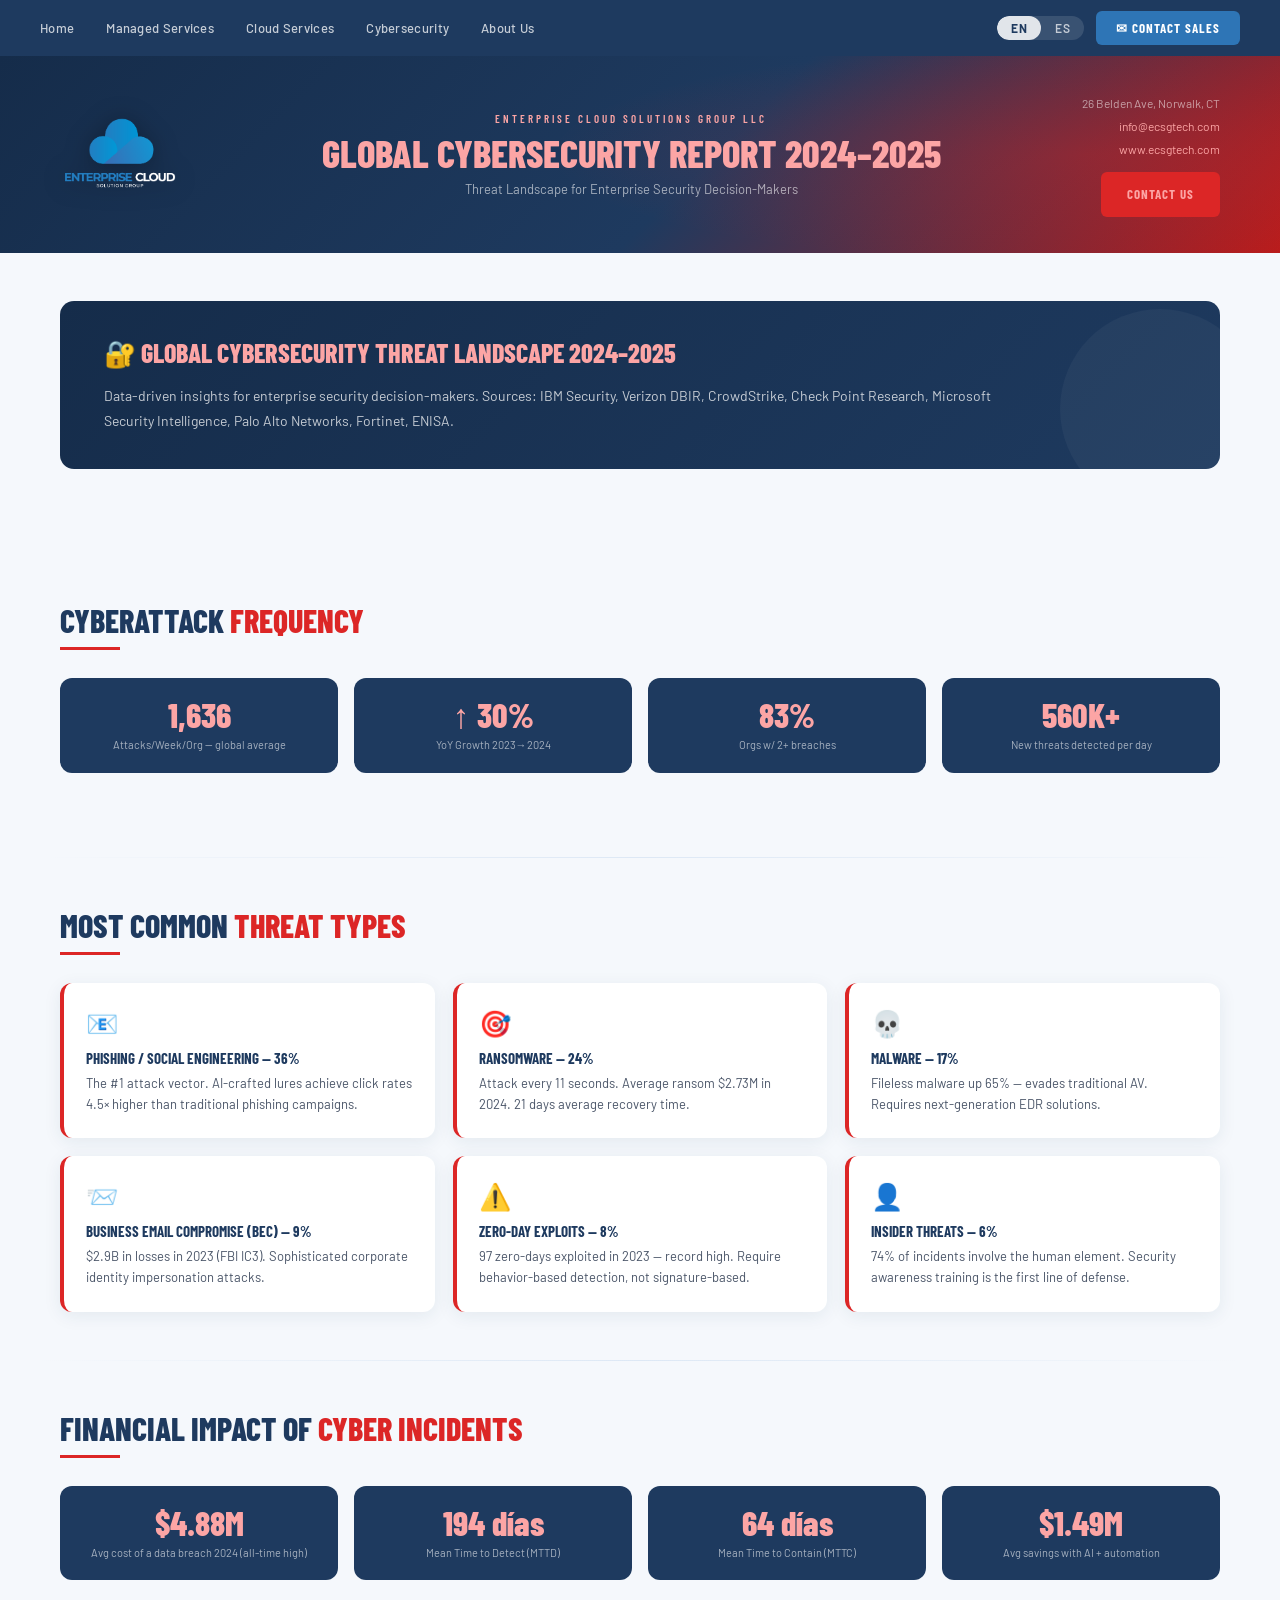
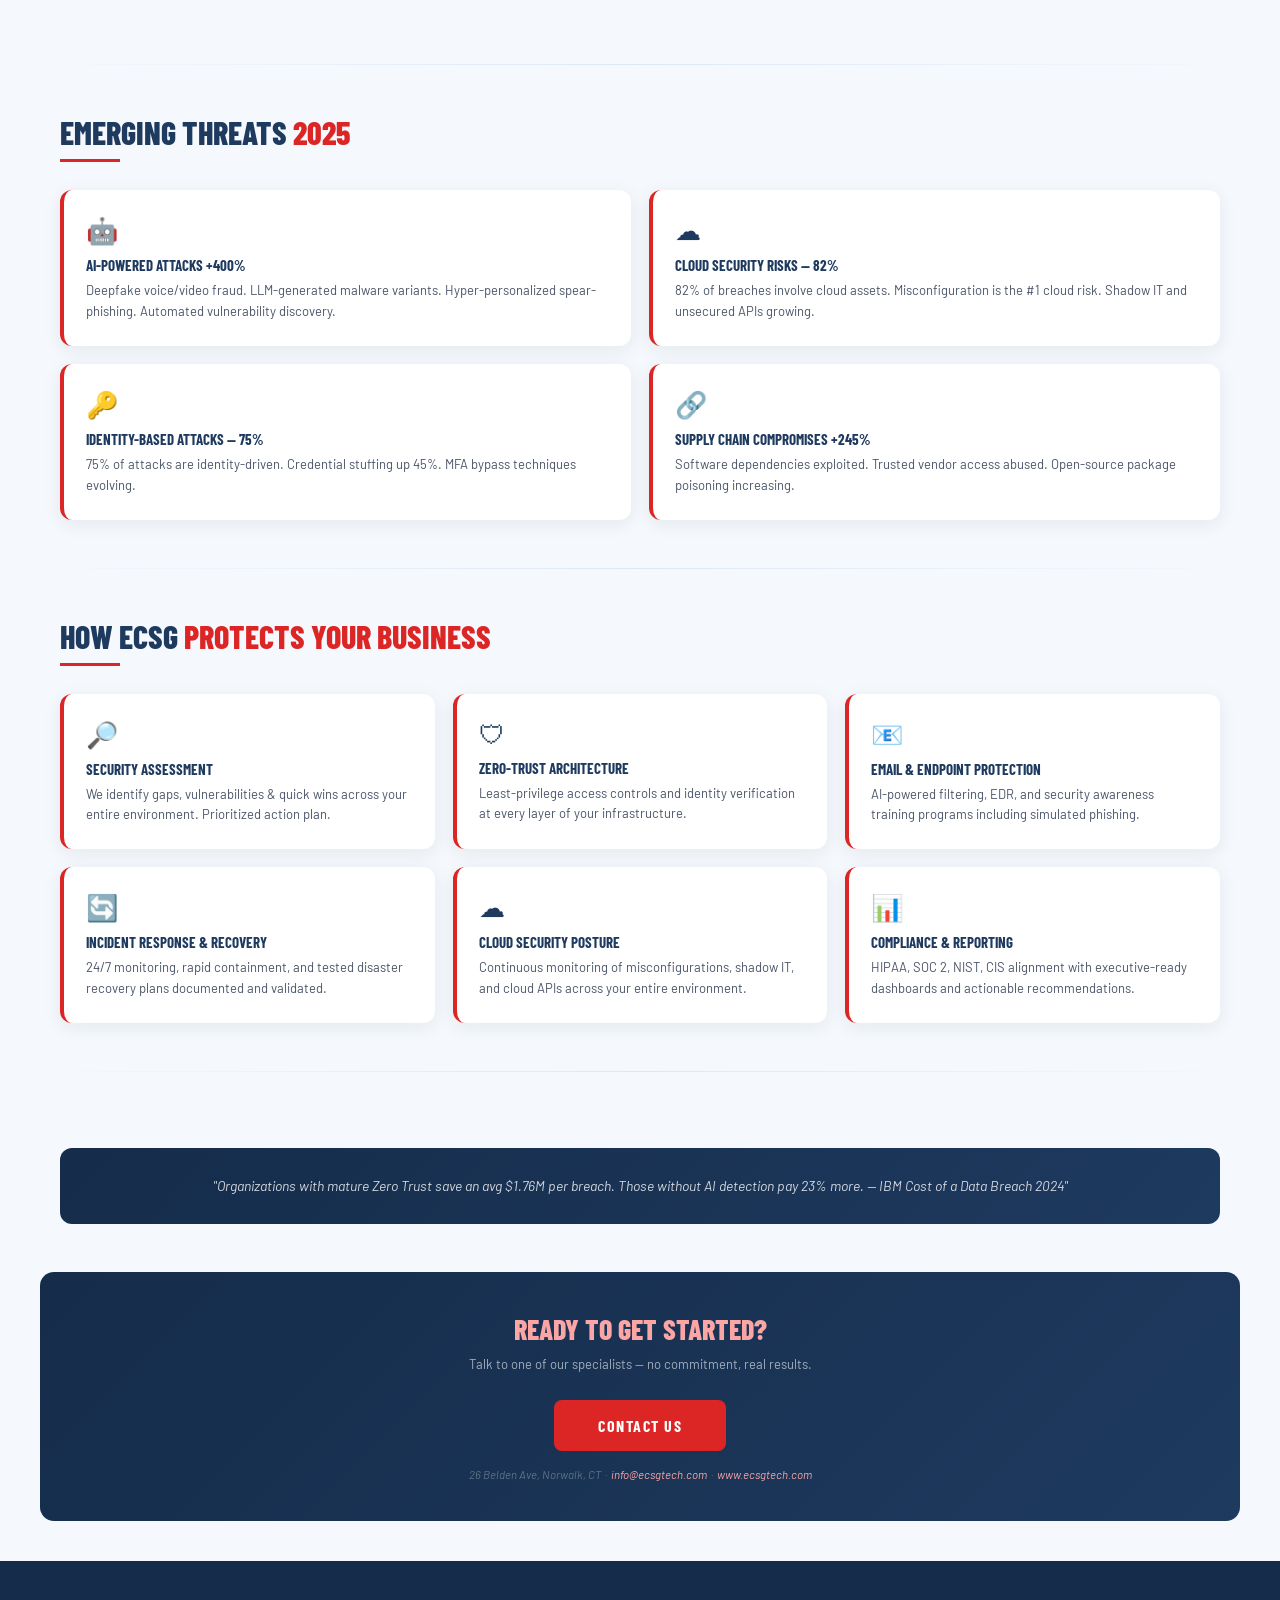
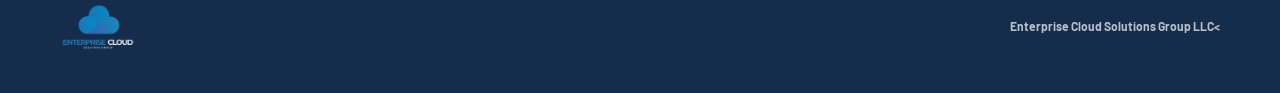
<file: ECSG_CyberSecurity_Report_2024.html>
<!DOCTYPE html>
<html lang="es">
<head>
<meta charset="UTF-8"><meta name="viewport" content="width=device-width,initial-scale=1.0">
<title>Global Cybersecurity Report 2024–2025 — Enterprise Cloud Solutions Group LLC</title>
<link href="https://fonts.googleapis.com/css2?family=Barlow+Condensed:wght@300;400;600;700;800&family=Barlow:wght@300;400;500;600&display=swap" rel="stylesheet">
<style>:root{--acc:#DC2626;--acc-dark:#B91C1C;--acc-light:#FCA5A5;--acc-glow:rgba(220,38,38,.25);}
:root{--navy:#1E3A5F;--navy-deep:#152C4A;--blue:#2E75B6;--blue-light:#4A90D9;--gray-light:#F5F8FC;--gray-mid:#DDE8F5;--gray-text:#4A5568;}
*{margin:0;padding:0;box-sizing:border-box;}html{scroll-behavior:smooth;}
body{font-family:"Barlow",sans-serif;background:var(--gray-light);color:var(--navy);}
.es{display:block;}.en{display:none;}.es-inline{display:inline;}.en-inline{display:none;}
body.lang-en .es{display:none;}body.lang-en .en{display:block;}
body.lang-en .es-inline{display:none;}body.lang-en .en-inline{display:inline;}
.lang-bar{background:var(--navy-deep);display:flex;justify-content:flex-end;padding:8px 40px;gap:8px;position:sticky;top:0;z-index:100;}
.lang-btn{background:transparent;border:1.5px solid rgba(255,255,255,0.3);color:rgba(255,255,255,0.7);padding:4px 16px;border-radius:20px;font-family:"Barlow",sans-serif;font-size:12px;font-weight:600;letter-spacing:1px;cursor:pointer;transition:all .2s;text-decoration:none;display:inline-block;}
.lang-btn.active,.lang-btn:hover{background:var(--acc);border-color:var(--acc);color:#fff;}
.header{background:linear-gradient(135deg,var(--navy-deep) 0%,var(--navy) 55%,var(--acc-dark) 100%);position:relative;overflow:hidden;}
.header::before{content:"";position:absolute;inset:0;background:radial-gradient(ellipse 60% 80% at 85% 50%,var(--acc-glow) 0%,transparent 70%);}
.header-inner{position:relative;display:flex;align-items:center;justify-content:space-between;padding:36px 60px;gap:40px;}
.logo-wrap img{width:120px;height:auto;filter:drop-shadow(0 2px 12px rgba(0,0,0,.3));}
.header-center{flex:1;text-align:center;}
.header-eyebrow{font-family:"Barlow Condensed",sans-serif;font-size:11px;font-weight:600;letter-spacing:3px;text-transform:uppercase;color:var(--acc-light);margin-bottom:8px;}
.header-title{font-family:"Barlow Condensed",sans-serif;font-size:clamp(20px,3vw,42px);font-weight:800;color:#fff;line-height:1.05;text-transform:uppercase;}
.header-title span{color:var(--acc-light);}
.header-subtitle{font-size:13px;color:rgba(255,255,255,0.6);margin-top:8px;}
.header-contact{flex-shrink:0;text-align:right;color:rgba(255,255,255,0.55);font-size:12px;line-height:1.9;}
.header-contact a{color:var(--acc-light);text-decoration:none;}
.cta-hdr{display:inline-block;margin-top:12px;padding:10px 26px;background:var(--acc);border-radius:6px;color:#fff;font-family:"Barlow Condensed",sans-serif;font-size:13px;font-weight:700;letter-spacing:1px;text-transform:uppercase;text-decoration:none;transition:all .25s;}
.cta-hdr:hover{opacity:.85;transform:translateY(-2px);}
.wrap{max-width:1240px;margin:0 auto;padding:48px 40px;}
.sec-title{font-family:"Barlow Condensed",sans-serif;font-size:32px;font-weight:800;text-transform:uppercase;color:var(--navy);margin-bottom:8px;}
.sec-title span{color:var(--acc);}
.sec-div{width:60px;height:3px;background:var(--acc);margin-bottom:28px;}
.sec-lead{font-size:14px;color:var(--gray-text);line-height:1.75;max-width:860px;margin-bottom:32px;}
.g{display:grid;gap:18px;}
.g2{grid-template-columns:repeat(2,1fr);}.g3{grid-template-columns:repeat(3,1fr);}.g4{grid-template-columns:repeat(4,1fr);}
.card{background:#fff;border-radius:12px;padding:24px 22px;box-shadow:0 4px 18px rgba(30,58,95,.08);border-left:4px solid var(--acc);transition:transform .2s;}
.card:hover{transform:translateY(-3px);}
.card-icon{font-size:26px;margin-bottom:10px;}
.card-title{font-family:"Barlow Condensed",sans-serif;font-size:15px;font-weight:700;text-transform:uppercase;color:var(--navy);margin-bottom:6px;}
.card-sub{font-size:11px;color:var(--acc);font-weight:600;text-transform:uppercase;margin-bottom:6px;}
.card p{font-size:13px;color:var(--gray-text);line-height:1.6;}
.card-focus{margin-top:8px;padding-top:8px;border-top:1px solid var(--gray-mid);font-size:12px;color:var(--acc);}
.stats{display:grid;gap:16px;margin-bottom:36px;}
.stat{background:var(--navy);border-radius:12px;padding:20px 16px;text-align:center;}
.stat-n{font-family:"Barlow Condensed",sans-serif;font-size:34px;font-weight:800;color:var(--acc-light);line-height:1;}
.stat-l{font-size:11px;color:rgba(255,255,255,.6);margin-top:5px;line-height:1.4;}
.dark-band{background:linear-gradient(135deg,var(--navy-deep),var(--navy));border-radius:14px;padding:36px 44px;color:#fff;margin-bottom:36px;position:relative;overflow:hidden;}
.dark-band::after{content:"";position:absolute;bottom:-40px;right:-40px;width:200px;height:200px;background:rgba(255,255,255,.04);border-radius:50%;}
.dark-band-title{font-family:"Barlow Condensed",sans-serif;font-size:clamp(18px,2.5vw,26px);font-weight:800;text-transform:uppercase;color:var(--acc-light);margin-bottom:14px;}
.dark-band p{font-size:14px;color:rgba(255,255,255,.75);line-height:1.8;max-width:900px;}
.phase-wrap{background:#fff;border-radius:14px;overflow:hidden;box-shadow:0 4px 18px rgba(30,58,95,.08);margin-bottom:36px;}
.phase-hdr{background:var(--navy);padding:20px 28px;}
.phase-hdr-t{font-family:"Barlow Condensed",sans-serif;font-size:17px;font-weight:700;text-transform:uppercase;color:#fff;letter-spacing:.5px;}
.phase-hdr-s{font-size:12px;color:rgba(255,255,255,.5);margin-top:4px;}
.phase-step{display:flex;gap:20px;padding:20px 28px;border-bottom:1px solid var(--gray-mid);}
.phase-step:last-child{border-bottom:none;}
.ps-num{font-family:"Barlow Condensed",sans-serif;font-size:36px;font-weight:800;color:rgba(46,117,182,.15);line-height:1;flex-shrink:0;width:44px;}
.ps-title{font-family:"Barlow Condensed",sans-serif;font-size:15px;font-weight:700;text-transform:uppercase;color:var(--acc);margin-bottom:4px;}
.ps-body p{font-size:13px;color:var(--gray-text);line-height:1.6;}
.compare-tbl{width:100%;border-collapse:collapse;background:#fff;border-radius:12px;overflow:hidden;box-shadow:0 4px 18px rgba(30,58,95,.08);margin-bottom:36px;}
.compare-tbl th{background:var(--navy);color:#fff;padding:13px 16px;font-family:"Barlow Condensed",sans-serif;font-size:13px;font-weight:700;text-transform:uppercase;letter-spacing:.5px;text-align:left;}
.compare-tbl td{padding:12px 16px;font-size:13px;color:var(--gray-text);border-bottom:1px solid var(--gray-mid);}
.compare-tbl tr:last-child td{border-bottom:none;}
.bad{color:#EF4444;}.good{color:#10B981;font-weight:600;}
.quote-box{background:linear-gradient(135deg,var(--navy-deep),var(--navy));border-radius:12px;padding:26px 36px;color:#fff;text-align:center;margin-top:28px;}
.quote-box p{font-size:14px;font-style:italic;color:rgba(255,255,255,.8);line-height:1.7;}
.quote-box p span{color:var(--acc-light);font-weight:600;font-style:normal;}
.cta-block{background:linear-gradient(135deg,var(--navy-deep),var(--navy));border-radius:14px;padding:40px;text-align:center;color:#fff;margin:0 40px 40px;}
.cta-t{font-family:"Barlow Condensed",sans-serif;font-size:28px;font-weight:800;text-transform:uppercase;margin-bottom:10px;}
.cta-t span{color:var(--acc-light);}
.cta-s{font-size:13px;color:rgba(255,255,255,.6);margin-bottom:28px;}
.cta-btn{display:inline-block;padding:16px 44px;background:var(--acc);border-radius:8px;color:#fff;font-family:"Barlow Condensed",sans-serif;font-size:16px;font-weight:700;letter-spacing:1.5px;text-transform:uppercase;text-decoration:none;transition:all .25s;}
.cta-btn:hover{opacity:.85;transform:translateY(-3px);box-shadow:0 8px 24px rgba(0,0,0,.3);}
.cta-note{margin-top:16px;font-size:11.5px;color:rgba(255,255,255,.3);font-style:italic;}
.cta-note a{color:var(--acc-light);text-decoration:none;}
.sep{height:1px;background:linear-gradient(90deg,transparent,var(--gray-mid),transparent);margin:0 40px;}
.footer{background:var(--navy-deep);padding:28px 60px;display:flex;align-items:center;justify-content:space-between;gap:24px;}
.footer img{width:76px;opacity:.9;}
.footer-txt{color:rgba(255,255,255,.4);font-size:12px;line-height:1.7;}
.footer-txt a{color:var(--acc-light);text-decoration:none;}
.footer-r{text-align:right;color:rgba(255,255,255,.3);font-size:11px;}
@media(max-width:900px){.g2,.g3,.g4,.stats{grid-template-columns:1fr!important;}
  .header-inner{flex-direction:column;text-align:center;padding:24px;}
  .header-contact{text-align:center;}.wrap{padding:32px 20px;}
  .cta-block{margin:0 16px 32px;}
  .footer{flex-direction:column;text-align:center;padding:24px 20px;}.footer-r{text-align:center;}
  .lang-bar{padding:8px 16px;}}
</style>
<script>
  function switchLang(lang) {
    if (lang === 'en') {
      document.body.classList.add('lang-en');
    } else {
      document.body.classList.remove('lang-en');
    }
    document.querySelectorAll('.lang-btn').forEach(function(btn) {
      btn.classList.remove('active');
    });
    var activeBtn = document.querySelector('.lang-btn[onclick="switchLang(\'' + lang + '\')"]');
    if (activeBtn) activeBtn.classList.add('active');
  }
</script>
</head>
<body class="lang-en">
<!-- NAVBAR -->
<nav style="background:#1E3A5F;display:flex;align-items:center;justify-content:space-between;padding:0 40px;height:56px;position:sticky;top:0;z-index:100;font-family:'Barlow',sans-serif;">
  <div style="display:flex;align-items:center;gap:32px;">
    <a href="index.html" style="color:rgba(255,255,255,.75);text-decoration:none;font-size:13px;font-weight:500;letter-spacing:.3px;white-space:nowrap;">Home</a>
    <a href="managed-services.html" style="color:rgba(255,255,255,.75);text-decoration:none;font-size:13px;font-weight:500;letter-spacing:.3px;white-space:nowrap;">Managed Services</a>
    <a href="cloud-services.html" style="color:rgba(255,255,255,.75);text-decoration:none;font-size:13px;font-weight:500;letter-spacing:.3px;white-space:nowrap;">Cloud Services</a>
    <a href="cybersecurity.html" style="color:rgba(255,255,255,.75);text-decoration:none;font-size:13px;font-weight:500;letter-spacing:.3px;white-space:nowrap;">Cybersecurity</a>
    <a href="ECSG_About.html" style="color:rgba(255,255,255,.75);text-decoration:none;font-size:13px;font-weight:500;letter-spacing:.3px;white-space:nowrap;">About Us</a>
  </div>
  <div style="display:flex;align-items:center;gap:12px;">
    <div style="display:flex;align-items:center;background:rgba(255,255,255,.12);border-radius:20px;overflow:hidden;">
      <button class="lang-btn active" onclick="switchLang('en')" style="background:rgba(255,255,255,.85);border:none;color:#1E3A5F;padding:5px 14px;font-family:'Barlow',sans-serif;font-size:12px;font-weight:700;letter-spacing:.5px;cursor:pointer;">EN</button>
      <button class="lang-btn" onclick="switchLang('es')" style="background:transparent;border:none;color:rgba(255,255,255,.7);padding:5px 14px;font-family:'Barlow',sans-serif;font-size:12px;font-weight:600;letter-spacing:.5px;cursor:pointer;">ES</button>
    </div>
    <a href="https://www.ecsgtech.com/ecsgcontact_sales.html" style="display:inline-flex;align-items:center;gap:6px;background:#2E75B6;color:#fff;text-decoration:none;font-family:'Barlow Condensed',sans-serif;font-size:13px;font-weight:700;letter-spacing:1px;text-transform:uppercase;padding:9px 20px;border-radius:6px;white-space:nowrap;">✉ Contact Sales</a>
  </div>
</nav>
<header class="header">
  <div class="header-inner">
    <div class="logo-wrap"><img src="assets/img/logo1_white.png" alt="ECSG Logo"></div>
    <div class="header-center">
      <div class="header-eyebrow">Enterprise Cloud Solutions Group LLC</div>
      <h1 class="header-title"><span class="es-inline">Global Cybersecurity Report 2024–2025</span><span class="en-inline">Global Cybersecurity Report 2024–2025</span></h1>
      <p class="header-subtitle"><span class="es-inline">Panorama de Amenazas para Decision-Makers de Seguridad</span><span class="en-inline">Threat Landscape for Enterprise Security Decision-Makers</span></p>
    </div>
    <div class="header-contact">
      26 Belden Ave, Norwalk, CT<br>
      <a href="mailto:info@ecsgtech.com">info@ecsgtech.com</a><br>
      <a href="https://www.ecsgtech.com">www.ecsgtech.com</a><br>
      <a class="cta-hdr" href="https://www.ecsgtech.com/ecsgcontact_sales.html"><span class="es-inline">Contáctenos</span><span class="en-inline">Contact Us</span></a>
    </div>
  </div>
</header>
<div class="wrap"><div class="dark-band"><div class="dark-band-title">🔐 Global Cybersecurity Threat Landscape 2024–2025</div><p class="es">Análisis basado en datos para decision-makers de seguridad empresarial. Fuentes: IBM Security, Verizon DBIR, CrowdStrike, Check Point Research, Microsoft Security Intelligence, Palo Alto Networks, Fortinet, ENISA.</p><p class="en">Data-driven insights for enterprise security decision-makers. Sources: IBM Security, Verizon DBIR, CrowdStrike, Check Point Research, Microsoft Security Intelligence, Palo Alto Networks, Fortinet, ENISA.</p></div></div><div class="wrap"><div class="sec-title es">Frecuencia de <span>Ciberataques</span></div><div class="sec-title en">Cyberattack <span>Frequency</span></div><div class="sec-div"></div><div class="stats g4"><div class="stat"><div class="stat-n">1,636</div><div class="stat-l"><span class="es-inline">Ataques/semana/organización — promedio global</span><span class="en-inline">Attacks/Week/Org — global average</span></div></div><div class="stat"><div class="stat-n">↑ 30%</div><div class="stat-l"><span class="es-inline">Crecimiento YoY 2023→2024</span><span class="en-inline">YoY Growth 2023→2024</span></div></div><div class="stat"><div class="stat-n">83%</div><div class="stat-l"><span class="es-inline">Organizaciones con 2+ brechas</span><span class="en-inline">Orgs w/ 2+ breaches</span></div></div><div class="stat"><div class="stat-n">560K+</div><div class="stat-l"><span class="es-inline">Nuevas amenazas detectadas por día</span><span class="en-inline">New threats detected per day</span></div></div></div></div><div class="sep"></div><div class="wrap"><div class="sec-title es">Tipos de <span>Amenazas Más Comunes</span></div><div class="sec-title en">Most Common <span>Threat Types</span></div><div class="sec-div"></div><div class="g g3"><div class="card"><div class="card-icon">📧</div><div class="card-title es">Phishing / Ingeniería Social — 36%</div><div class="card-title en">Phishing / Social Engineering — 36%</div><p class="es">El vector de ataque #1. Los ataques crafteados con IA logran tasas de clics 4.5× más altas que el phishing tradicional.</p><p class="en">The #1 attack vector. AI-crafted lures achieve click rates 4.5× higher than traditional phishing campaigns.</p></div><div class="card"><div class="card-icon">🎯</div><div class="card-title es">Ransomware — 24%</div><div class="card-title en">Ransomware — 24%</div><p class="es">Un ataque cada 11 segundos. Pago promedio $2.73M en 2024. 21 días promedio de recuperación.</p><p class="en">Attack every 11 seconds. Average ransom $2.73M in 2024. 21 days average recovery time.</p></div><div class="card"><div class="card-icon">💀</div><div class="card-title es">Malware — 17%</div><div class="card-title en">Malware — 17%</div><p class="es">El malware sin archivos (fileless) creció 65% — evade el antivirus tradicional. Requiere EDR de próxima generación.</p><p class="en">Fileless malware up 65% — evades traditional AV. Requires next-generation EDR solutions.</p></div><div class="card"><div class="card-icon">📨</div><div class="card-title es">Business Email Compromise (BEC) — 9%</div><div class="card-title en">Business Email Compromise (BEC) — 9%</div><p class="es">$2.9 billones en pérdidas en 2023 (FBI IC3). Ataques sofisticados de suplantación de identidad corporativa.</p><p class="en">$2.9B in losses in 2023 (FBI IC3). Sophisticated corporate identity impersonation attacks.</p></div><div class="card"><div class="card-icon">⚠️</div><div class="card-title es">Zero-Day Exploits — 8%</div><div class="card-title en">Zero-Day Exploits — 8%</div><p class="es">97 zero-days explotados en 2023 — récord histórico. Requieren detección basada en comportamiento, no en firmas.</p><p class="en">97 zero-days exploited in 2023 — record high. Require behavior-based detection, not signature-based.</p></div><div class="card"><div class="card-icon">👤</div><div class="card-title es">Amenazas Internas — 6%</div><div class="card-title en">Insider Threats — 6%</div><p class="es">74% de los incidentes involucran el factor humano. El entrenamiento de concienciación es la primera línea de defensa.</p><p class="en">74% of incidents involve the human element. Security awareness training is the first line of defense.</p></div></div></div><div class="sep"></div><div class="wrap"><div class="sec-title es">Impacto Financiero de <span>los Incidentes</span></div><div class="sec-title en">Financial Impact of <span>Cyber Incidents</span></div><div class="sec-div"></div><div class="stats g4"><div class="stat"><div class="stat-n">$4.88M</div><div class="stat-l"><span class="es-inline">Costo promedio de una brecha de datos 2024 (récord)</span><span class="en-inline">Avg cost of a data breach 2024 (all-time high)</span></div></div><div class="stat"><div class="stat-n">194 días</div><div class="stat-l"><span class="es-inline">Tiempo promedio de detección (MTTD)</span><span class="en-inline">Mean Time to Detect (MTTD)</span></div></div><div class="stat"><div class="stat-n">64 días</div><div class="stat-l"><span class="es-inline">Tiempo promedio de contención (MTTC)</span><span class="en-inline">Mean Time to Contain (MTTC)</span></div></div><div class="stat"><div class="stat-n">$1.49M</div><div class="stat-l"><span class="es-inline">Ahorro promedio con IA y automatización</span><span class="en-inline">Avg savings with AI + automation</span></div></div></div></div><div class="sep"></div><div class="wrap"><div class="sec-title es">Tendencias Emergentes <span>2025</span></div><div class="sec-title en">Emerging Threats <span>2025</span></div><div class="sec-div"></div><div class="g g2"><div class="card"><div class="card-icon">🤖</div><div class="card-title es">Ataques Potenciados por IA +400%</div><div class="card-title en">AI-Powered Attacks +400%</div><p class="es">Phishing deepfake por voz/video. Malware generado por LLMs. Spear-phishing hiper-personalizado. Descubrimiento automatizado de vulnerabilidades.</p><p class="en">Deepfake voice/video fraud. LLM-generated malware variants. Hyper-personalized spear-phishing. Automated vulnerability discovery.</p></div><div class="card"><div class="card-icon">☁</div><div class="card-title es">Riesgos de Seguridad Cloud — 82%</div><div class="card-title en">Cloud Security Risks — 82%</div><p class="es">82% de las brechas involucran activos cloud. Mala configuración es el riesgo #1. Shadow IT y APIs sin asegurar crecen.</p><p class="en">82% of breaches involve cloud assets. Misconfiguration is the #1 cloud risk. Shadow IT and unsecured APIs growing.</p></div><div class="card"><div class="card-icon">🔑</div><div class="card-title es">Ataques Basados en Identidad — 75%</div><div class="card-title en">Identity-Based Attacks — 75%</div><p class="es">75% de los ataques son basados en identidad. Credential stuffing +45%. Técnicas de bypass de MFA evolucionando.</p><p class="en">75% of attacks are identity-driven. Credential stuffing up 45%. MFA bypass techniques evolving.</p></div><div class="card"><div class="card-icon">🔗</div><div class="card-title es">Compromisos de Cadena de Suministro +245%</div><div class="card-title en">Supply Chain Compromises +245%</div><p class="es">Dependencias de software explotadas. Acceso de proveedor de confianza abusado. Envenenamiento de paquetes open-source.</p><p class="en">Software dependencies exploited. Trusted vendor access abused. Open-source package poisoning increasing.</p></div></div></div><div class="sep"></div><div class="wrap"><div class="sec-title es">Cómo ECSG <span>Protege tu Negocio</span></div><div class="sec-title en">How ECSG <span>Protects Your Business</span></div><div class="sec-div"></div><div class="g g3"><div class="card"><div class="card-icon">🔎</div><div class="card-title es">Evaluación de Seguridad</div><div class="card-title en">Security Assessment</div><p class="es">Identificamos brechas, vulnerabilidades y mejoras rápidas en todo su entorno. Plan de acción priorizado.</p><p class="en">We identify gaps, vulnerabilities & quick wins across your entire environment. Prioritized action plan.</p></div><div class="card"><div class="card-icon">🛡</div><div class="card-title es">Arquitectura Zero-Trust</div><div class="card-title en">Zero-Trust Architecture</div><p class="es">Controles de mínimo privilegio y verificación de identidad en cada capa de su infraestructura.</p><p class="en">Least-privilege access controls and identity verification at every layer of your infrastructure.</p></div><div class="card"><div class="card-icon">📧</div><div class="card-title es">Protección de Email y Endpoints</div><div class="card-title en">Email & Endpoint Protection</div><p class="es">Filtrado con IA, EDR de próxima generación y programas de entrenamiento de concienciación en seguridad.</p><p class="en">AI-powered filtering, EDR, and security awareness training programs including simulated phishing.</p></div><div class="card"><div class="card-icon">🔄</div><div class="card-title es">Respuesta a Incidentes y Recuperación</div><div class="card-title en">Incident Response & Recovery</div><p class="es">Monitoreo 24/7, contención rápida y planes de recuperación ante desastres probados y documentados.</p><p class="en">24/7 monitoring, rapid containment, and tested disaster recovery plans documented and validated.</p></div><div class="card"><div class="card-icon">☁</div><div class="card-title es">Postura de Seguridad Cloud</div><div class="card-title en">Cloud Security Posture</div><p class="es">Monitoreo continuo de configuraciones incorrectas, Shadow IT y APIs cloud en su entorno completo.</p><p class="en">Continuous monitoring of misconfigurations, shadow IT, and cloud APIs across your entire environment.</p></div><div class="card"><div class="card-icon">📊</div><div class="card-title es">Cumplimiento e Informes</div><div class="card-title en">Compliance & Reporting</div><p class="es">Alineación con HIPAA, SOC 2, NIST y CIS. Dashboards ejecutivos con recomendaciones accionables.</p><p class="en">HIPAA, SOC 2, NIST, CIS alignment with executive-ready dashboards and actionable recommendations.</p></div></div></div><div class="sep"></div><div class="wrap"><div class="quote-box"><p class="es">"Las organizaciones con Zero Trust maduro ahorran en promedio $1.76M por brecha. Las que no tienen detección con IA pagan 23% más. — IBM Cost of a Data Breach 2024"</p><p class="en">"Organizations with mature Zero Trust save an avg $1.76M per breach. Those without AI detection pay 23% more. — IBM Cost of a Data Breach 2024"</p></div></div>
<div class="cta-block">
  <div class="cta-t"><span class="es-inline">¿Listo para <span>Comenzar</span>?</span><span class="en-inline">Ready to <span>Get Started</span>?</span></div>
  <p class="cta-s es">Hable con uno de nuestros especialistas — sin compromiso, con resultados reales.</p>
  <p class="cta-s en">Talk to one of our specialists — no commitment, real results.</p>
  <a class="cta-btn" href="https://www.ecsgtech.com/ecsgcontact_sales.html"><span class="es-inline">Contáctenos</span><span class="en-inline">Contact Us</span></a>
  <p class="cta-note">26 Belden Ave, Norwalk, CT &nbsp;·&nbsp; <a href="mailto:info@ecsgtech.com">info@ecsgtech.com</a> &nbsp;·&nbsp; <a href="https://www.ecsgtech.com">www.ecsgtech.com</a></p>
</div>
<footer class="footer">
  <img src="assets/img/logo1_white.png" alt="ECSG Logo">
  <div class="footer-txt"><strong style="color:rgba(255,255,255,.7)">Enterprise Cloud Solutions Group LLC<
</file>
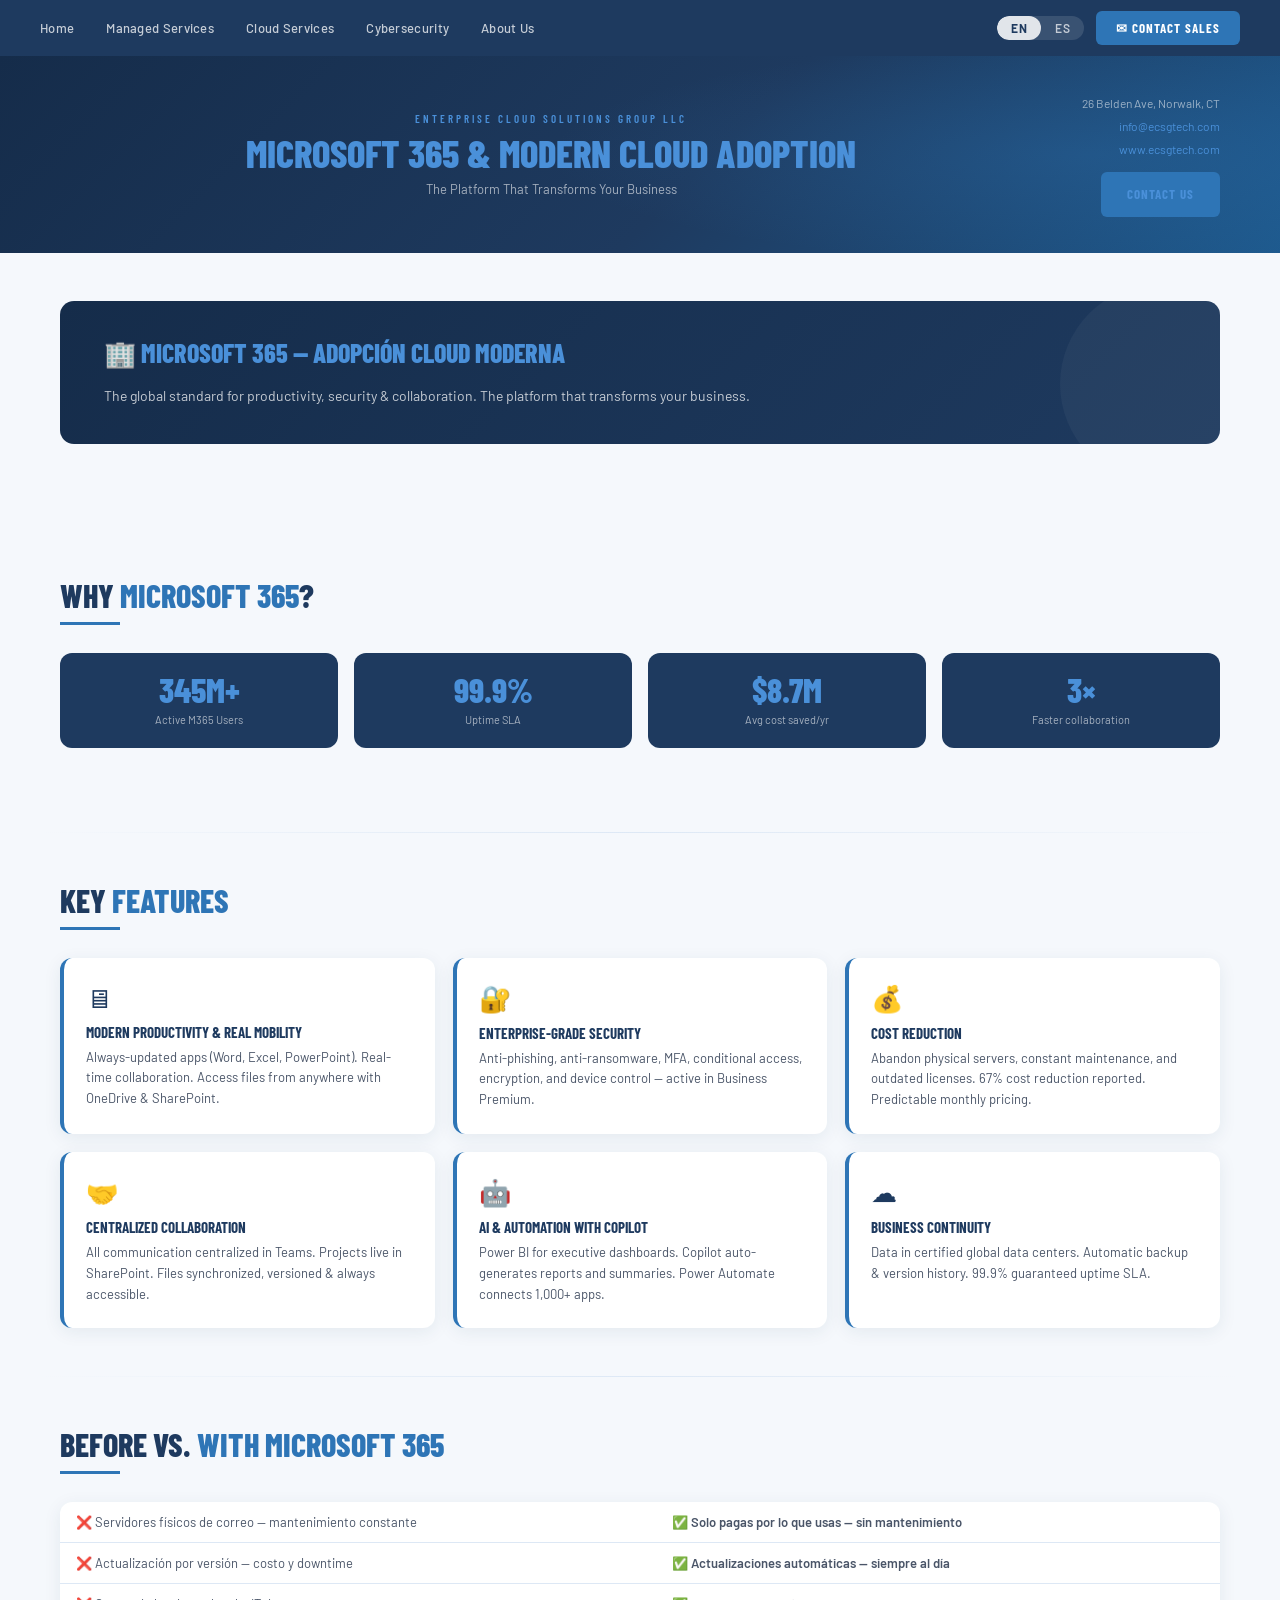
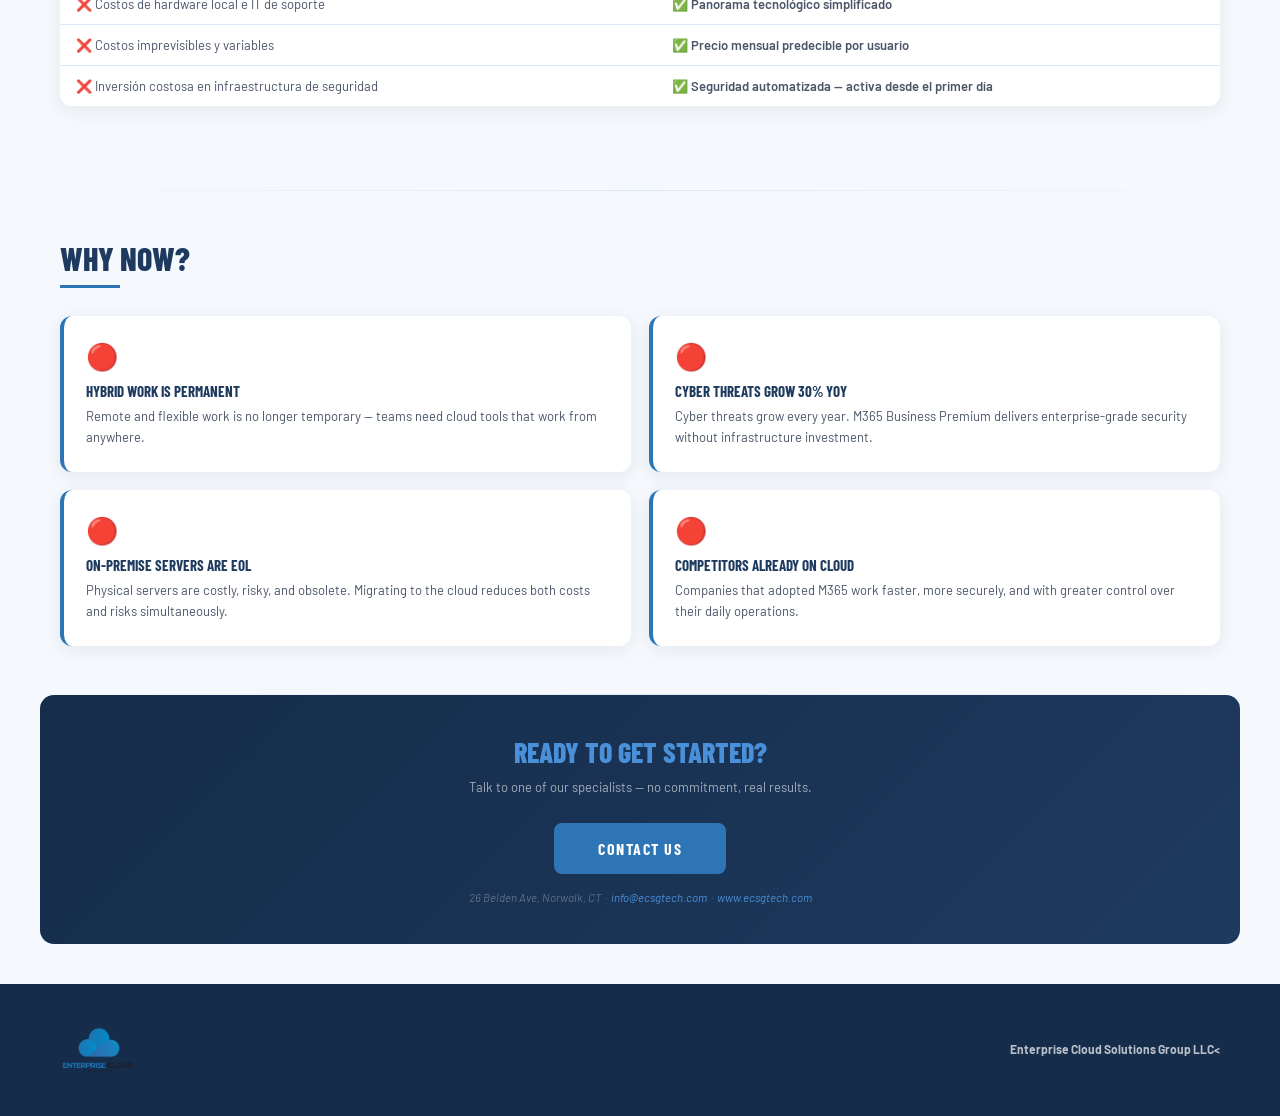
<file: ECSG_M365_ModernAdoption.html>
<!DOCTYPE html>
<html lang="es">
<head>
<meta charset="UTF-8"><meta name="viewport" content="width=device-width,initial-scale=1.0">
<title>Microsoft 365 &amp; Modern Cloud Adoption — Enterprise Cloud Solutions Group LLC</title>
<link href="https://fonts.googleapis.com/css2?family=Barlow+Condensed:wght@300;400;600;700;800&family=Barlow:wght@300;400;500;600&display=swap" rel="stylesheet">
<style>:root{--acc:#2E75B6;--acc-dark:#1E5A8E;--acc-light:#4A90D9;--acc-glow:rgba(46,117,182,.25);}
:root{--navy:#1E3A5F;--navy-deep:#152C4A;--blue:#2E75B6;--blue-light:#4A90D9;--gray-light:#F5F8FC;--gray-mid:#DDE8F5;--gray-text:#4A5568;}
*{margin:0;padding:0;box-sizing:border-box;}html{scroll-behavior:smooth;}
body{font-family:"Barlow",sans-serif;background:var(--gray-light);color:var(--navy);}
.es{display:block;}.en{display:none;}.es-inline{display:inline;}.en-inline{display:none;}
body.lang-en .es{display:none;}body.lang-en .en{display:block;}
body.lang-en .es-inline{display:none;}body.lang-en .en-inline{display:inline;}
.lang-bar{background:var(--navy-deep);display:flex;justify-content:flex-end;padding:8px 40px;gap:8px;position:sticky;top:0;z-index:100;}
.lang-btn{background:transparent;border:1.5px solid rgba(255,255,255,0.3);color:rgba(255,255,255,0.7);padding:4px 16px;border-radius:20px;font-family:"Barlow",sans-serif;font-size:12px;font-weight:600;letter-spacing:1px;cursor:pointer;transition:all .2s;text-decoration:none;display:inline-block;}
.lang-btn.active,.lang-btn:hover{background:var(--acc);border-color:var(--acc);color:#fff;}
.header{background:linear-gradient(135deg,var(--navy-deep) 0%,var(--navy) 55%,var(--acc-dark) 100%);position:relative;overflow:hidden;}
.header::before{content:"";position:absolute;inset:0;background:radial-gradient(ellipse 60% 80% at 85% 50%,var(--acc-glow) 0%,transparent 70%);}
.header-inner{position:relative;display:flex;align-items:center;justify-content:space-between;padding:36px 60px;gap:40px;}
.logo-wrap img{width:120px;height:auto;filter:drop-shadow(0 2px 12px rgba(0,0,0,.3));}
.header-center{flex:1;text-align:center;}
.header-eyebrow{font-family:"Barlow Condensed",sans-serif;font-size:11px;font-weight:600;letter-spacing:3px;text-transform:uppercase;color:var(--acc-light);margin-bottom:8px;}
.header-title{font-family:"Barlow Condensed",sans-serif;font-size:clamp(20px,3vw,42px);font-weight:800;color:#fff;line-height:1.05;text-transform:uppercase;}
.header-title span{color:var(--acc-light);}
.header-subtitle{font-size:13px;color:rgba(255,255,255,0.6);margin-top:8px;}
.header-contact{flex-shrink:0;text-align:right;color:rgba(255,255,255,0.55);font-size:12px;line-height:1.9;}
.header-contact a{color:var(--acc-light);text-decoration:none;}
.cta-hdr{display:inline-block;margin-top:12px;padding:10px 26px;background:var(--acc);border-radius:6px;color:#fff;font-family:"Barlow Condensed",sans-serif;font-size:13px;font-weight:700;letter-spacing:1px;text-transform:uppercase;text-decoration:none;transition:all .25s;}
.cta-hdr:hover{opacity:.85;transform:translateY(-2px);}
.wrap{max-width:1240px;margin:0 auto;padding:48px 40px;}
.sec-title{font-family:"Barlow Condensed",sans-serif;font-size:32px;font-weight:800;text-transform:uppercase;color:var(--navy);margin-bottom:8px;}
.sec-title span{color:var(--acc);}
.sec-div{width:60px;height:3px;background:var(--acc);margin-bottom:28px;}
.sec-lead{font-size:14px;color:var(--gray-text);line-height:1.75;max-width:860px;margin-bottom:32px;}
.g{display:grid;gap:18px;}
.g2{grid-template-columns:repeat(2,1fr);}.g3{grid-template-columns:repeat(3,1fr);}.g4{grid-template-columns:repeat(4,1fr);}
.card{background:#fff;border-radius:12px;padding:24px 22px;box-shadow:0 4px 18px rgba(30,58,95,.08);border-left:4px solid var(--acc);transition:transform .2s;}
.card:hover{transform:translateY(-3px);}
.card-icon{font-size:26px;margin-bottom:10px;}
.card-title{font-family:"Barlow Condensed",sans-serif;font-size:15px;font-weight:700;text-transform:uppercase;color:var(--navy);margin-bottom:6px;}
.card-sub{font-size:11px;color:var(--acc);font-weight:600;text-transform:uppercase;margin-bottom:6px;}
.card p{font-size:13px;color:var(--gray-text);line-height:1.6;}
.card-focus{margin-top:8px;padding-top:8px;border-top:1px solid var(--gray-mid);font-size:12px;color:var(--acc);}
.stats{display:grid;gap:16px;margin-bottom:36px;}
.stat{background:var(--navy);border-radius:12px;padding:20px 16px;text-align:center;}
.stat-n{font-family:"Barlow Condensed",sans-serif;font-size:34px;font-weight:800;color:var(--acc-light);line-height:1;}
.stat-l{font-size:11px;color:rgba(255,255,255,.6);margin-top:5px;line-height:1.4;}
.dark-band{background:linear-gradient(135deg,var(--navy-deep),var(--navy));border-radius:14px;padding:36px 44px;color:#fff;margin-bottom:36px;position:relative;overflow:hidden;}
.dark-band::after{content:"";position:absolute;bottom:-40px;right:-40px;width:200px;height:200px;background:rgba(255,255,255,.04);border-radius:50%;}
.dark-band-title{font-family:"Barlow Condensed",sans-serif;font-size:clamp(18px,2.5vw,26px);font-weight:800;text-transform:uppercase;color:var(--acc-light);margin-bottom:14px;}
.dark-band p{font-size:14px;color:rgba(255,255,255,.75);line-height:1.8;max-width:900px;}
.phase-wrap{background:#fff;border-radius:14px;overflow:hidden;box-shadow:0 4px 18px rgba(30,58,95,.08);margin-bottom:36px;}
.phase-hdr{background:var(--navy);padding:20px 28px;}
.phase-hdr-t{font-family:"Barlow Condensed",sans-serif;font-size:17px;font-weight:700;text-transform:uppercase;color:#fff;letter-spacing:.5px;}
.phase-hdr-s{font-size:12px;color:rgba(255,255,255,.5);margin-top:4px;}
.phase-step{display:flex;gap:20px;padding:20px 28px;border-bottom:1px solid var(--gray-mid);}
.phase-step:last-child{border-bottom:none;}
.ps-num{font-family:"Barlow Condensed",sans-serif;font-size:36px;font-weight:800;color:rgba(46,117,182,.15);line-height:1;flex-shrink:0;width:44px;}
.ps-title{font-family:"Barlow Condensed",sans-serif;font-size:15px;font-weight:700;text-transform:uppercase;color:var(--acc);margin-bottom:4px;}
.ps-body p{font-size:13px;color:var(--gray-text);line-height:1.6;}
.compare-tbl{width:100%;border-collapse:collapse;background:#fff;border-radius:12px;overflow:hidden;box-shadow:0 4px 18px rgba(30,58,95,.08);margin-bottom:36px;}
.compare-tbl th{background:var(--navy);color:#fff;padding:13px 16px;font-family:"Barlow Condensed",sans-serif;font-size:13px;font-weight:700;text-transform:uppercase;letter-spacing:.5px;text-align:left;}
.compare-tbl td{padding:12px 16px;font-size:13px;color:var(--gray-text);border-bottom:1px solid var(--gray-mid);}
.compare-tbl tr:last-child td{border-bottom:none;}
.bad{color:#EF4444;}.good{color:#10B981;font-weight:600;}
.quote-box{background:linear-gradient(135deg,var(--navy-deep),var(--navy));border-radius:12px;padding:26px 36px;color:#fff;text-align:center;margin-top:28px;}
.quote-box p{font-size:14px;font-style:italic;color:rgba(255,255,255,.8);line-height:1.7;}
.quote-box p span{color:var(--acc-light);font-weight:600;font-style:normal;}
.cta-block{background:linear-gradient(135deg,var(--navy-deep),var(--navy));border-radius:14px;padding:40px;text-align:center;color:#fff;margin:0 40px 40px;}
.cta-t{font-family:"Barlow Condensed",sans-serif;font-size:28px;font-weight:800;text-transform:uppercase;margin-bottom:10px;}
.cta-t span{color:var(--acc-light);}
.cta-s{font-size:13px;color:rgba(255,255,255,.6);margin-bottom:28px;}
.cta-btn{display:inline-block;padding:16px 44px;background:var(--acc);border-radius:8px;color:#fff;font-family:"Barlow Condensed",sans-serif;font-size:16px;font-weight:700;letter-spacing:1.5px;text-transform:uppercase;text-decoration:none;transition:all .25s;}
.cta-btn:hover{opacity:.85;transform:translateY(-3px);box-shadow:0 8px 24px rgba(0,0,0,.3);}
.cta-note{margin-top:16px;font-size:11.5px;color:rgba(255,255,255,.3);font-style:italic;}
.cta-note a{color:var(--acc-light);text-decoration:none;}
.sep{height:1px;background:linear-gradient(90deg,transparent,var(--gray-mid),transparent);margin:0 40px;}
.footer{background:var(--navy-deep);padding:28px 60px;display:flex;align-items:center;justify-content:space-between;gap:24px;}
.footer img{width:76px;opacity:.9;}
.footer-txt{color:rgba(255,255,255,.4);font-size:12px;line-height:1.7;}
.footer-txt a{color:var(--acc-light);text-decoration:none;}
.footer-r{text-align:right;color:rgba(255,255,255,.3);font-size:11px;}
@media(max-width:900px){.g2,.g3,.g4,.stats{grid-template-columns:1fr!important;}
  .header-inner{flex-direction:column;text-align:center;padding:24px;}
  .header-contact{text-align:center;}.wrap{padding:32px 20px;}
  .cta-block{margin:0 16px 32px;}
  .footer{flex-direction:column;text-align:center;padding:24px 20px;}.footer-r{text-align:center;}
  .lang-bar{padding:8px 16px;}}
</style>
<script>
  function switchLang(lang) {
    if (lang === 'en') {
      document.body.classList.add('lang-en');
    } else {
      document.body.classList.remove('lang-en');
    }
    document.querySelectorAll('.lang-btn').forEach(function(btn) {
      btn.classList.remove('active');
    });
    var activeBtn = document.querySelector('.lang-btn[onclick="switchLang(\'' + lang + '\')"]');
    if (activeBtn) activeBtn.classList.add('active');
  }
</script>
</head>
<body class="lang-en">
<!-- NAVBAR -->
<nav style="background:#1E3A5F;display:flex;align-items:center;justify-content:space-between;padding:0 40px;height:56px;position:sticky;top:0;z-index:100;font-family:'Barlow',sans-serif;">
  <div style="display:flex;align-items:center;gap:32px;">
    <a href="index.html" style="color:rgba(255,255,255,.75);text-decoration:none;font-size:13px;font-weight:500;letter-spacing:.3px;white-space:nowrap;">Home</a>
    <a href="managed-services.html" style="color:rgba(255,255,255,.75);text-decoration:none;font-size:13px;font-weight:500;letter-spacing:.3px;white-space:nowrap;">Managed Services</a>
    <a href="cloud-services.html" style="color:rgba(255,255,255,.75);text-decoration:none;font-size:13px;font-weight:500;letter-spacing:.3px;white-space:nowrap;">Cloud Services</a>
    <a href="cybersecurity.html" style="color:rgba(255,255,255,.75);text-decoration:none;font-size:13px;font-weight:500;letter-spacing:.3px;white-space:nowrap;">Cybersecurity</a>
    <a href="ECSG_About.html" style="color:rgba(255,255,255,.75);text-decoration:none;font-size:13px;font-weight:500;letter-spacing:.3px;white-space:nowrap;">About Us</a>
  </div>
  <div style="display:flex;align-items:center;gap:12px;">
    <div style="display:flex;align-items:center;background:rgba(255,255,255,.12);border-radius:20px;overflow:hidden;">
      <button class="lang-btn active" onclick="switchLang('en')" style="background:rgba(255,255,255,.85);border:none;color:#1E3A5F;padding:5px 14px;font-family:'Barlow',sans-serif;font-size:12px;font-weight:700;letter-spacing:.5px;cursor:pointer;">EN</button>
      <button class="lang-btn" onclick="switchLang('es')" style="background:transparent;border:none;color:rgba(255,255,255,.7);padding:5px 14px;font-family:'Barlow',sans-serif;font-size:12px;font-weight:600;letter-spacing:.5px;cursor:pointer;">ES</button>

    </div>
    <a href="https://www.ecsgtech.com/ecsgcontact_sales.html" style="display:inline-flex;align-items:center;gap:6px;background:#2E75B6;color:#fff;text-decoration:none;font-family:'Barlow Condensed',sans-serif;font-size:13px;font-weight:700;letter-spacing:1px;text-transform:uppercase;padding:9px 20px;border-radius:6px;white-space:nowrap;">✉ Contact Sales</a>
  </div>
</nav>
<header class="header">
  <div class="header-inner">
    <div class="header-center">
      <div class="header-eyebrow">Enterprise Cloud Solutions Group LLC</div>
      <h1 class="header-title"><span class="es-inline">Microsoft 365 &amp; Modern Cloud Adoption</span><span class="en-inline">Microsoft 365 &amp; Modern Cloud Adoption</span></h1>
      <p class="header-subtitle"><span class="es-inline">La Plataforma que Transforma tu Empresa</span><span class="en-inline">The Platform That Transforms Your Business</span></p>
    </div>
    <div class="header-contact">
      26 Belden Ave, Norwalk, CT<br>
      <a href="mailto:info@ecsgtech.com">info@ecsgtech.com</a><br>
      <a href="https://www.ecsgtech.com">www.ecsgtech.com</a><br>
      <a class="cta-hdr" href="https://www.ecsgtech.com/ecsgcontact_sales.html"><span class="es-inline">Contáctenos</span><span class="en-inline">Contact Us</span></a>
    </div>
  </div>
</header>
<div class="wrap"><div class="dark-band"><div class="dark-band-title">🏢 Microsoft 365 — Adopción Cloud Moderna</div><p class="es">El estándar global para productividad, seguridad y colaboración. La plataforma que transforma tu empresa.</p><p class="en">The global standard for productivity, security & collaboration. The platform that transforms your business.</p></div></div><div class="wrap"><div class="sec-title es">¿Por qué <span>Microsoft 365</span>?</div><div class="sec-title en">Why <span>Microsoft 365</span>?</div><div class="sec-div"></div><div class="stats g4"><div class="stat"><div class="stat-n">345M+</div><div class="stat-l"><span class="es-inline">Usuarios activos M365</span><span class="en-inline">Active M365 Users</span></div></div><div class="stat"><div class="stat-n">99.9%</div><div class="stat-l"><span class="es-inline">Disponibilidad garantizada (SLA)</span><span class="en-inline">Uptime SLA</span></div></div><div class="stat"><div class="stat-n">$8.7M</div><div class="stat-l"><span class="es-inline">Ahorro promedio por año</span><span class="en-inline">Avg cost saved/yr</span></div></div><div class="stat"><div class="stat-n">3×</div><div class="stat-l"><span class="es-inline">Colaboración más rápida</span><span class="en-inline">Faster collaboration</span></div></div></div></div><div class="sep"></div><div class="wrap"><div class="sec-title es">Funcionalidades <span>Clave</span></div><div class="sec-title en">Key <span>Features</span></div><div class="sec-div"></div><div class="g g3"><div class="card"><div class="card-icon">🖥</div><div class="card-title es">Productividad y Movilidad Real</div><div class="card-title en">Modern Productivity & Real Mobility</div><p class="es">Aplicaciones siempre actualizadas (Word, Excel, PowerPoint). Colaboración en tiempo real. Acceso desde cualquier dispositivo con OneDrive y SharePoint.</p><p class="en">Always-updated apps (Word, Excel, PowerPoint). Real-time collaboration. Access files from anywhere with OneDrive & SharePoint.</p></div><div class="card"><div class="card-icon">🔐</div><div class="card-title es">Seguridad de Nivel Empresarial</div><div class="card-title en">Enterprise-Grade Security</div><p class="es">Anti-phishing, anti-ransomware, MFA, acceso condicional, cifrado y control de dispositivos — activos en Business Premium.</p><p class="en">Anti-phishing, anti-ransomware, MFA, conditional access, encryption, and device control — active in Business Premium.</p></div><div class="card"><div class="card-icon">💰</div><div class="card-title es">Reducción de Costos</div><div class="card-title en">Cost Reduction</div><p class="es">Abandona servidores físicos, mantenimiento constante y licencias antiguas. 67% reducción de costos reportada. Precio mensual predecible.</p><p class="en">Abandon physical servers, constant maintenance, and outdated licenses. 67% cost reduction reported. Predictable monthly pricing.</p></div><div class="card"><div class="card-icon">🤝</div><div class="card-title es">Colaboración Centralizada</div><div class="card-title en">Centralized Collaboration</div><p class="es">Toda la comunicación centralizada en Teams. Proyectos en SharePoint. Archivos sincronizados, versionados y accesibles siempre.</p><p class="en">All communication centralized in Teams. Projects live in SharePoint. Files synchronized, versioned & always accessible.</p></div><div class="card"><div class="card-icon">🤖</div><div class="card-title es">IA y Automatización con Copilot</div><div class="card-title en">AI & Automation with Copilot</div><p class="es">Power BI para dashboards ejecutivos. Copilot genera reportes y resúmenes automáticos. Power Automate conecta más de 1,000 apps.</p><p class="en">Power BI for executive dashboards. Copilot auto-generates reports and summaries. Power Automate connects 1,000+ apps.</p></div><div class="card"><div class="card-icon">☁</div><div class="card-title es">Continuidad del Negocio</div><div class="card-title en">Business Continuity</div><p class="es">Datos en centros de datos globales certificados. Respaldo automático e historial de versiones. 99.9% uptime SLA garantizado.</p><p class="en">Data in certified global data centers. Automatic backup & version history. 99.9% guaranteed uptime SLA.</p></div></div></div><div class="sep"></div><div class="wrap"><div class="sec-title es">Antes vs. <span>Con Microsoft 365</span></div><div class="sec-title en">Before vs. <span>With Microsoft 365</span></div><div class="sec-div"></div><table class="compare-tbl"><thead><tr class="es"><th>Aspecto</th><th>Modelo Legado</th><th>Con Microsoft 365</th></tr><tr class="en" style="display:none"><th>Aspect</th><th>Legacy Model</th><th>With Microsoft 365</th></tr></thead><tbody><tr><td class="es">Servidores de correo</td><td class="en" style="display:none">Email servers</td><td class="bad">❌ Servidores físicos de correo — mantenimiento constante</td><td class="good">✅ Solo pagas por lo que usas — sin mantenimiento</td></tr><tr><td class="es">Actualizaciones</td><td class="en" style="display:none">Updates</td><td class="bad">❌ Actualización por versión — costo y downtime</td><td class="good">✅ Actualizaciones automáticas — siempre al día</td></tr><tr><td class="es">Hardware local</td><td class="en" style="display:none">Local hardware</td><td class="bad">❌ Costos de hardware local e IT de soporte</td><td class="good">✅ Panorama tecnológico simplificado</td></tr><tr><td class="es">Modelo de costo</td><td class="en" style="display:none">Cost model</td><td class="bad">❌ Costos imprevisibles y variables</td><td class="good">✅ Precio mensual predecible por usuario</td></tr><tr><td class="es">Seguridad</td><td class="en" style="display:none">Security</td><td class="bad">❌ Inversión costosa en infraestructura de seguridad</td><td class="good">✅ Seguridad automatizada — activa desde el primer día</td></tr></tbody></table></div><div class="sep"></div><div class="wrap"><div class="sec-title es">¿Por qué Ahora?</div><div class="sec-title en">Why Now?</div><div class="sec-div"></div><div class="g g2"><div class="card"><div class="card-icon">🔴</div><div class="card-title es">Trabajo Híbrido Permanente</div><div class="card-title en">Hybrid Work is Permanent</div><p class="es">El trabajo remoto y flexible ya no es temporal — los equipos necesitan herramientas cloud que funcionen desde cualquier lugar.</p><p class="en">Remote and flexible work is no longer temporary — teams need cloud tools that work from anywhere.</p></div><div class="card"><div class="card-icon">🔴</div><div class="card-title es">Amenazas Cibernéticas +30% Anual</div><div class="card-title en">Cyber Threats Grow 30% YoY</div><p class="es">Las amenazas crecen cada año. M365 Business Premium ofrece seguridad de nivel empresarial sin inversión en infraestructura.</p><p class="en">Cyber threats grow every year. M365 Business Premium delivers enterprise-grade security without infrastructure investment.</p></div><div class="card"><div class="card-icon">🔴</div><div class="card-title es">Servidores Físicos al Final de su Vida</div><div class="card-title en">On-Premise Servers Are EOL</div><p class="es">Los servidores físicos son costosos, riesgosos y obsoletos. La migración a la nube reduce costos y riesgos simultáneamente.</p><p class="en">Physical servers are costly, risky, and obsolete. Migrating to the cloud reduces both costs and risks simultaneously.</p></div><div class="card"><div class="card-icon">🔴</div><div class="card-title es">Los Competidores Ya Están en la Nube</div><div class="card-title en">Competitors Already on Cloud</div><p class="es">Las empresas que adoptaron M365 trabajan más rápido, más seguro y con mayor control sobre su operación diaria.</p><p class="en">Companies that adopted M365 work faster, more securely, and with greater control over their daily operations.</p></div></div></div><div class="sep"></div>
<div class="cta-block">
  <div class="cta-t"><span class="es-inline">¿Listo para <span>Comenzar</span>?</span><span class="en-inline">Ready to <span>Get Started</span>?</span></div>
  <p class="cta-s es">Hable con uno de nuestros especialistas — sin compromiso, con resultados reales.</p>
  <p class="cta-s en">Talk to one of our specialists — no commitment, real results.</p>
  <a class="cta-btn" href="https://www.ecsgtech.com/ecsgcontact_sales.html"><span class="es-inline">Contáctenos</span><span class="en-inline">Contact Us</span></a>
  <p class="cta-note">26 Belden Ave, Norwalk, CT &nbsp;·&nbsp; <a href="mailto:info@ecsgtech.com">info@ecsgtech.com</a> &nbsp;·&nbsp; <a href="https://www.ecsgtech.com">www.ecsgtech.com</a></p>
</div>
<footer class="footer">
  <img src="[data-uri]" alt="ECSG Logo">
  <div class="footer-txt"><strong style="color:rgba(255,255,255,.7)">Enterprise Cloud Solutions Group LLC<
</file>
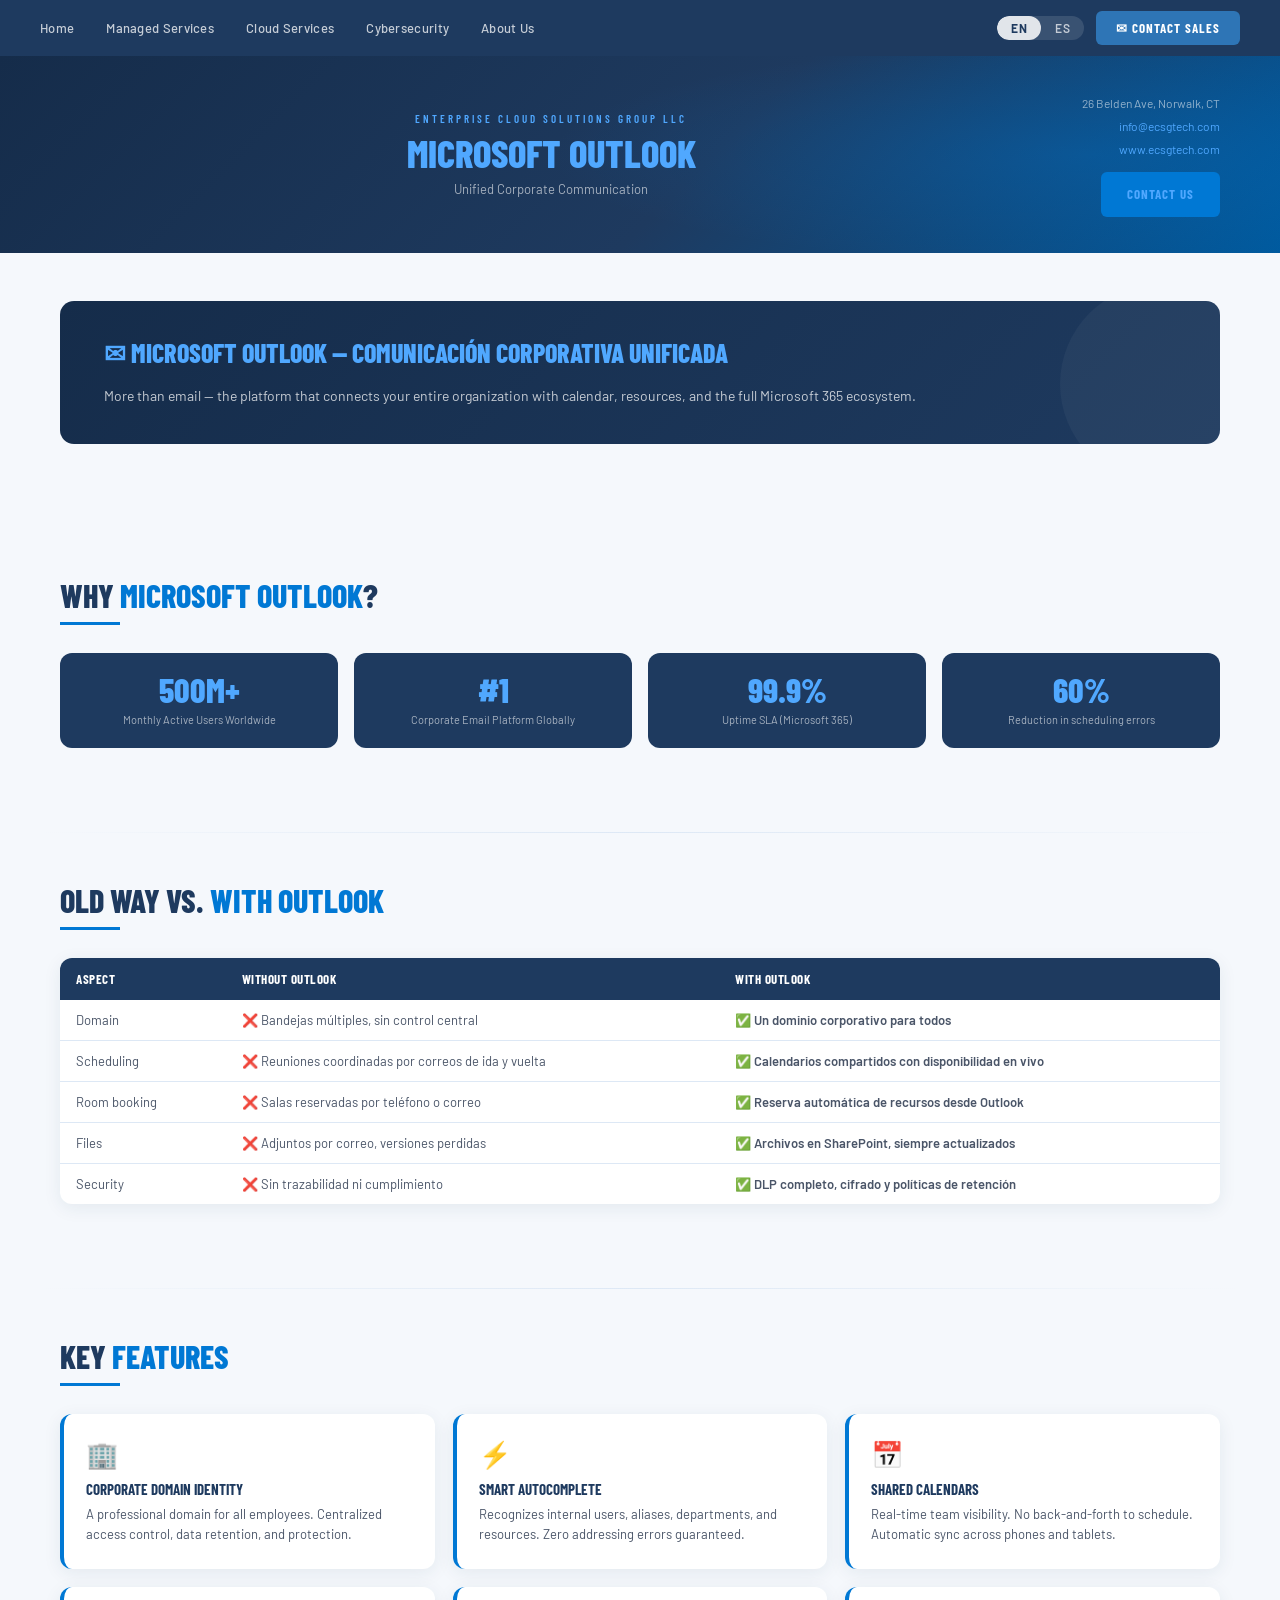
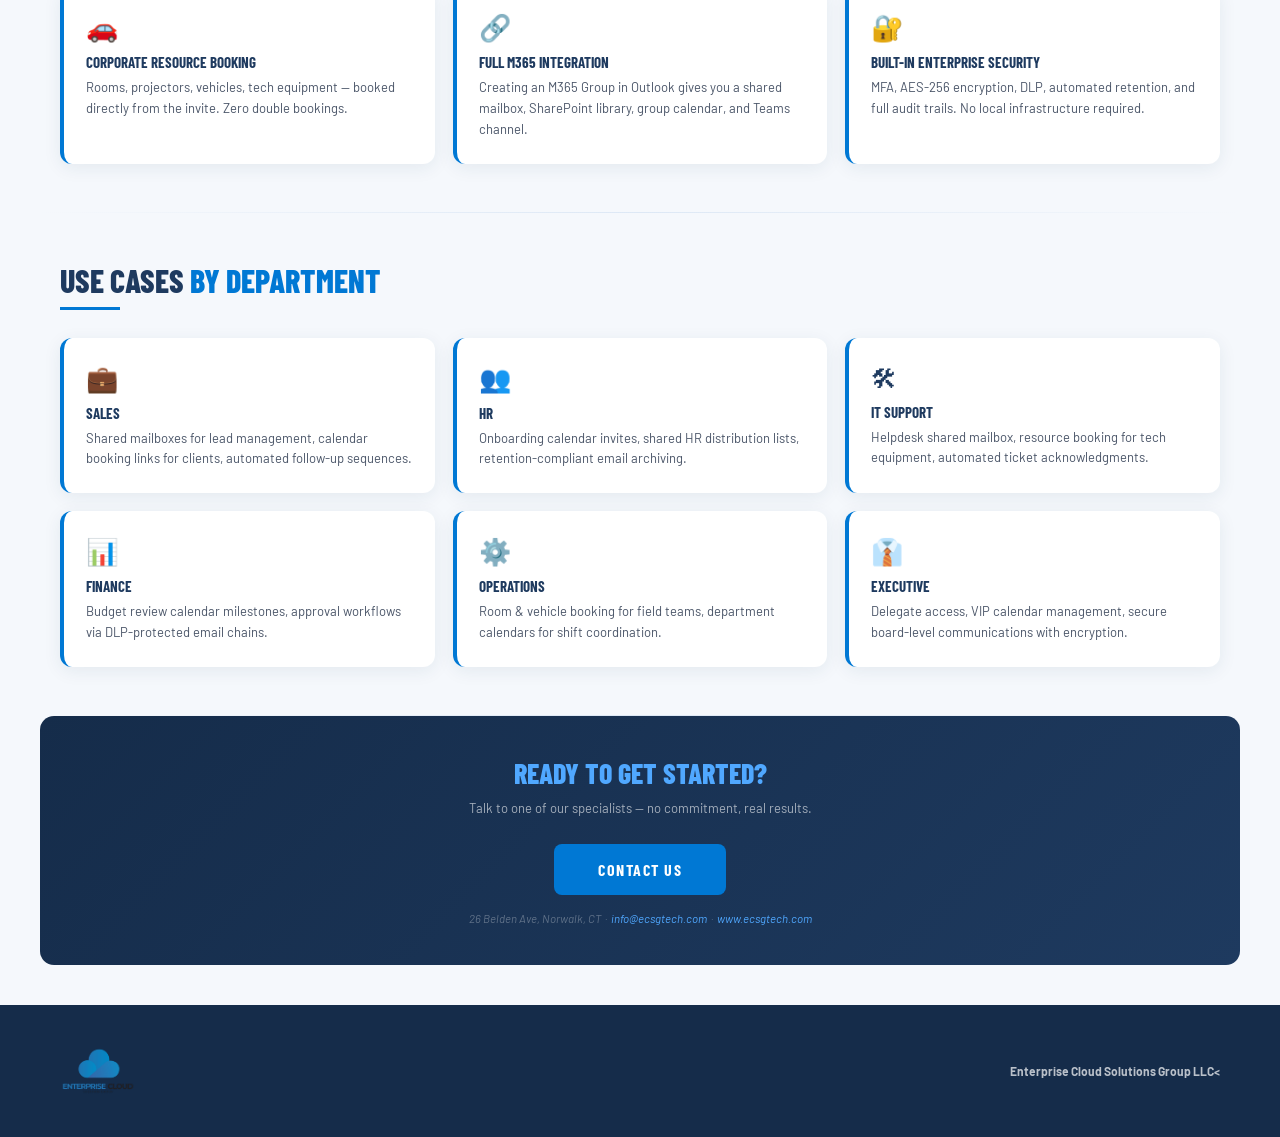
<file: ECSG_Outlook_UnifiedCommunication.html>
<!DOCTYPE html>
<html lang="es">
<head>
<meta charset="UTF-8"><meta name="viewport" content="width=device-width,initial-scale=1.0">
<title>Microsoft Outlook — Enterprise Cloud Solutions Group LLC</title>
<link href="https://fonts.googleapis.com/css2?family=Barlow+Condensed:wght@300;400;600;700;800&family=Barlow:wght@300;400;500;600&display=swap" rel="stylesheet">
<style>:root{--acc:#0078D4;--acc-dark:#005A9E;--acc-light:#50A8FF;--acc-glow:rgba(0,120,212,.25);}
:root{--navy:#1E3A5F;--navy-deep:#152C4A;--blue:#2E75B6;--blue-light:#4A90D9;--gray-light:#F5F8FC;--gray-mid:#DDE8F5;--gray-text:#4A5568;}
*{margin:0;padding:0;box-sizing:border-box;}html{scroll-behavior:smooth;}
body{font-family:"Barlow",sans-serif;background:var(--gray-light);color:var(--navy);}
.es{display:block;}.en{display:none;}.es-inline{display:inline;}.en-inline{display:none;}
body.lang-en .es{display:none;}body.lang-en .en{display:block;}
body.lang-en .es-inline{display:none;}body.lang-en .en-inline{display:inline;}
.lang-bar{background:var(--navy-deep);display:flex;justify-content:flex-end;padding:8px 40px;gap:8px;position:sticky;top:0;z-index:100;}
.lang-btn{background:transparent;border:1.5px solid rgba(255,255,255,0.3);color:rgba(255,255,255,0.7);padding:4px 16px;border-radius:20px;font-family:"Barlow",sans-serif;font-size:12px;font-weight:600;letter-spacing:1px;cursor:pointer;transition:all .2s;text-decoration:none;display:inline-block;}
.lang-btn.active,.lang-btn:hover{background:var(--acc);border-color:var(--acc);color:#fff;}
.header{background:linear-gradient(135deg,var(--navy-deep) 0%,var(--navy) 55%,var(--acc-dark) 100%);position:relative;overflow:hidden;}
.header::before{content:"";position:absolute;inset:0;background:radial-gradient(ellipse 60% 80% at 85% 50%,var(--acc-glow) 0%,transparent 70%);}
.header-inner{position:relative;display:flex;align-items:center;justify-content:space-between;padding:36px 60px;gap:40px;}
.logo-wrap img{width:120px;height:auto;filter:drop-shadow(0 2px 12px rgba(0,0,0,.3));}
.header-center{flex:1;text-align:center;}
.header-eyebrow{font-family:"Barlow Condensed",sans-serif;font-size:11px;font-weight:600;letter-spacing:3px;text-transform:uppercase;color:var(--acc-light);margin-bottom:8px;}
.header-title{font-family:"Barlow Condensed",sans-serif;font-size:clamp(20px,3vw,42px);font-weight:800;color:#fff;line-height:1.05;text-transform:uppercase;}
.header-title span{color:var(--acc-light);}
.header-subtitle{font-size:13px;color:rgba(255,255,255,0.6);margin-top:8px;}
.header-contact{flex-shrink:0;text-align:right;color:rgba(255,255,255,0.55);font-size:12px;line-height:1.9;}
.header-contact a{color:var(--acc-light);text-decoration:none;}
.cta-hdr{display:inline-block;margin-top:12px;padding:10px 26px;background:var(--acc);border-radius:6px;color:#fff;font-family:"Barlow Condensed",sans-serif;font-size:13px;font-weight:700;letter-spacing:1px;text-transform:uppercase;text-decoration:none;transition:all .25s;}
.cta-hdr:hover{opacity:.85;transform:translateY(-2px);}
.wrap{max-width:1240px;margin:0 auto;padding:48px 40px;}
.sec-title{font-family:"Barlow Condensed",sans-serif;font-size:32px;font-weight:800;text-transform:uppercase;color:var(--navy);margin-bottom:8px;}
.sec-title span{color:var(--acc);}
.sec-div{width:60px;height:3px;background:var(--acc);margin-bottom:28px;}
.sec-lead{font-size:14px;color:var(--gray-text);line-height:1.75;max-width:860px;margin-bottom:32px;}
.g{display:grid;gap:18px;}
.g2{grid-template-columns:repeat(2,1fr);}.g3{grid-template-columns:repeat(3,1fr);}.g4{grid-template-columns:repeat(4,1fr);}
.card{background:#fff;border-radius:12px;padding:24px 22px;box-shadow:0 4px 18px rgba(30,58,95,.08);border-left:4px solid var(--acc);transition:transform .2s;}
.card:hover{transform:translateY(-3px);}
.card-icon{font-size:26px;margin-bottom:10px;}
.card-title{font-family:"Barlow Condensed",sans-serif;font-size:15px;font-weight:700;text-transform:uppercase;color:var(--navy);margin-bottom:6px;}
.card-sub{font-size:11px;color:var(--acc);font-weight:600;text-transform:uppercase;margin-bottom:6px;}
.card p{font-size:13px;color:var(--gray-text);line-height:1.6;}
.card-focus{margin-top:8px;padding-top:8px;border-top:1px solid var(--gray-mid);font-size:12px;color:var(--acc);}
.stats{display:grid;gap:16px;margin-bottom:36px;}
.stat{background:var(--navy);border-radius:12px;padding:20px 16px;text-align:center;}
.stat-n{font-family:"Barlow Condensed",sans-serif;font-size:34px;font-weight:800;color:var(--acc-light);line-height:1;}
.stat-l{font-size:11px;color:rgba(255,255,255,.6);margin-top:5px;line-height:1.4;}
.dark-band{background:linear-gradient(135deg,var(--navy-deep),var(--navy));border-radius:14px;padding:36px 44px;color:#fff;margin-bottom:36px;position:relative;overflow:hidden;}
.dark-band::after{content:"";position:absolute;bottom:-40px;right:-40px;width:200px;height:200px;background:rgba(255,255,255,.04);border-radius:50%;}
.dark-band-title{font-family:"Barlow Condensed",sans-serif;font-size:clamp(18px,2.5vw,26px);font-weight:800;text-transform:uppercase;color:var(--acc-light);margin-bottom:14px;}
.dark-band p{font-size:14px;color:rgba(255,255,255,.75);line-height:1.8;max-width:900px;}
.phase-wrap{background:#fff;border-radius:14px;overflow:hidden;box-shadow:0 4px 18px rgba(30,58,95,.08);margin-bottom:36px;}
.phase-hdr{background:var(--navy);padding:20px 28px;}
.phase-hdr-t{font-family:"Barlow Condensed",sans-serif;font-size:17px;font-weight:700;text-transform:uppercase;color:#fff;letter-spacing:.5px;}
.phase-hdr-s{font-size:12px;color:rgba(255,255,255,.5);margin-top:4px;}
.phase-step{display:flex;gap:20px;padding:20px 28px;border-bottom:1px solid var(--gray-mid);}
.phase-step:last-child{border-bottom:none;}
.ps-num{font-family:"Barlow Condensed",sans-serif;font-size:36px;font-weight:800;color:rgba(46,117,182,.15);line-height:1;flex-shrink:0;width:44px;}
.ps-title{font-family:"Barlow Condensed",sans-serif;font-size:15px;font-weight:700;text-transform:uppercase;color:var(--acc);margin-bottom:4px;}
.ps-body p{font-size:13px;color:var(--gray-text);line-height:1.6;}
.compare-tbl{width:100%;border-collapse:collapse;background:#fff;border-radius:12px;overflow:hidden;box-shadow:0 4px 18px rgba(30,58,95,.08);margin-bottom:36px;}
.compare-tbl th{background:var(--navy);color:#fff;padding:13px 16px;font-family:"Barlow Condensed",sans-serif;font-size:13px;font-weight:700;text-transform:uppercase;letter-spacing:.5px;text-align:left;}
.compare-tbl td{padding:12px 16px;font-size:13px;color:var(--gray-text);border-bottom:1px solid var(--gray-mid);}
.compare-tbl tr:last-child td{border-bottom:none;}
.bad{color:#EF4444;}.good{color:#10B981;font-weight:600;}
.quote-box{background:linear-gradient(135deg,var(--navy-deep),var(--navy));border-radius:12px;padding:26px 36px;color:#fff;text-align:center;margin-top:28px;}
.quote-box p{font-size:14px;font-style:italic;color:rgba(255,255,255,.8);line-height:1.7;}
.quote-box p span{color:var(--acc-light);font-weight:600;font-style:normal;}
.cta-block{background:linear-gradient(135deg,var(--navy-deep),var(--navy));border-radius:14px;padding:40px;text-align:center;color:#fff;margin:0 40px 40px;}
.cta-t{font-family:"Barlow Condensed",sans-serif;font-size:28px;font-weight:800;text-transform:uppercase;margin-bottom:10px;}
.cta-t span{color:var(--acc-light);}
.cta-s{font-size:13px;color:rgba(255,255,255,.6);margin-bottom:28px;}
.cta-btn{display:inline-block;padding:16px 44px;background:var(--acc);border-radius:8px;color:#fff;font-family:"Barlow Condensed",sans-serif;font-size:16px;font-weight:700;letter-spacing:1.5px;text-transform:uppercase;text-decoration:none;transition:all .25s;}
.cta-btn:hover{opacity:.85;transform:translateY(-3px);box-shadow:0 8px 24px rgba(0,0,0,.3);}
.cta-note{margin-top:16px;font-size:11.5px;color:rgba(255,255,255,.3);font-style:italic;}
.cta-note a{color:var(--acc-light);text-decoration:none;}
.sep{height:1px;background:linear-gradient(90deg,transparent,var(--gray-mid),transparent);margin:0 40px;}
.footer{background:var(--navy-deep);padding:28px 60px;display:flex;align-items:center;justify-content:space-between;gap:24px;}
.footer img{width:76px;opacity:.9;}
.footer-txt{color:rgba(255,255,255,.4);font-size:12px;line-height:1.7;}
.footer-txt a{color:var(--acc-light);text-decoration:none;}
.footer-r{text-align:right;color:rgba(255,255,255,.3);font-size:11px;}
@media(max-width:900px){.g2,.g3,.g4,.stats{grid-template-columns:1fr!important;}
  .header-inner{flex-direction:column;text-align:center;padding:24px;}
  .header-contact{text-align:center;}.wrap{padding:32px 20px;}
  .cta-block{margin:0 16px 32px;}
  .footer{flex-direction:column;text-align:center;padding:24px 20px;}.footer-r{text-align:center;}
  .lang-bar{padding:8px 16px;}}
</style>
<script>
function switchLang(lang){
  if(lang==='en'){
    document.body.classList.add('lang-en');
    document.querySelectorAll('.lang-btn').forEach(function(b){b.classList.remove('active');});
    document.querySelectorAll('.lang-btn')[1].classList.add('active');
  } else {
    document.body.classList.remove('lang-en');
    document.querySelectorAll('.lang-btn').forEach(function(b){b.classList.remove('active');});
    document.querySelectorAll('.lang-btn')[0].classList.add('active');
  }
}
</script>
</head>
<body class="lang-en">
<!-- NAVBAR -->
<nav style="background:#1E3A5F;display:flex;align-items:center;justify-content:space-between;padding:0 40px;height:56px;position:sticky;top:0;z-index:100;font-family:'Barlow',sans-serif;">
  <div style="display:flex;align-items:center;gap:32px;">
    <a href="index.html" style="color:rgba(255,255,255,.75);text-decoration:none;font-size:13px;font-weight:500;letter-spacing:.3px;white-space:nowrap;">Home</a>
    <a href="managed-services.html" style="color:rgba(255,255,255,.75);text-decoration:none;font-size:13px;font-weight:500;letter-spacing:.3px;white-space:nowrap;">Managed Services</a>
    <a href="cloud-services.html" style="color:rgba(255,255,255,.75);text-decoration:none;font-size:13px;font-weight:500;letter-spacing:.3px;white-space:nowrap;">Cloud Services</a>
    <a href="cybersecurity.html" style="color:rgba(255,255,255,.75);text-decoration:none;font-size:13px;font-weight:500;letter-spacing:.3px;white-space:nowrap;">Cybersecurity</a>
    <a href="ECSG_About.html" style="color:rgba(255,255,255,.75);text-decoration:none;font-size:13px;font-weight:500;letter-spacing:.3px;white-space:nowrap;">About Us</a>
  </div>
  <div style="display:flex;align-items:center;gap:12px;">
    <div style="display:flex;align-items:center;background:rgba(255,255,255,.12);border-radius:20px;overflow:hidden;">
      <button class="lang-btn active" onclick="switchLang('en')" style="background:rgba(255,255,255,.85);border:none;color:#1E3A5F;padding:5px 14px;font-family:'Barlow',sans-serif;font-size:12px;font-weight:700;letter-spacing:.5px;cursor:pointer;">EN</button>
      <button class="lang-btn" onclick="switchLang('es')" style="background:transparent;border:none;color:rgba(255,255,255,.7);padding:5px 14px;font-family:'Barlow',sans-serif;font-size:12px;font-weight:600;letter-spacing:.5px;cursor:pointer;">ES</button>
    </div>
    <a href="https://www.ecsgtech.com/ecsgcontact_sales.html" style="display:inline-flex;align-items:center;gap:6px;background:#2E75B6;color:#fff;text-decoration:none;font-family:'Barlow Condensed',sans-serif;font-size:13px;font-weight:700;letter-spacing:1px;text-transform:uppercase;padding:9px 20px;border-radius:6px;white-space:nowrap;">✉ Contact Sales</a>
  </div>
</nav>
<header class="header">
  <div class="header-inner">
    <div class="header-center">
      <div class="header-eyebrow">Enterprise Cloud Solutions Group LLC</div>
      <h1 class="header-title"><span class="es-inline">Microsoft Outlook</span><span class="en-inline">Microsoft Outlook</span></h1>
      <p class="header-subtitle"><span class="es-inline">Comunicación Corporativa Unificada</span><span class="en-inline">Unified Corporate Communication</span></p>
    </div>
    <div class="header-contact">
      26 Belden Ave, Norwalk, CT<br>
      <a href="mailto:info@ecsgtech.com">info@ecsgtech.com</a><br>
      <a href="https://www.ecsgtech.com">www.ecsgtech.com</a><br>
      <a class="cta-hdr" href="https://www.ecsgtech.com/ecsgcontact_sales.html"><span class="es-inline">Contáctenos</span><span class="en-inline">Contact Us</span></a>
    </div>
  </div>
</header>
<div class="wrap"><div class="dark-band"><div class="dark-band-title">✉ Microsoft Outlook — Comunicación Corporativa Unificada</div><p class="es">Más que correo — la plataforma que conecta toda la organización con calendario, recursos y el ecosistema completo de Microsoft 365.</p><p class="en">More than email — the platform that connects your entire organization with calendar, resources, and the full Microsoft 365 ecosystem.</p></div></div><div class="wrap"><div class="sec-title es">¿Por qué <span>Microsoft Outlook</span>?</div><div class="sec-title en">Why <span>Microsoft Outlook</span>?</div><div class="sec-div"></div><div class="stats g4"><div class="stat"><div class="stat-n">500M+</div><div class="stat-l"><span class="es-inline">Usuarios activos mensuales en el mundo</span><span class="en-inline">Monthly Active Users Worldwide</span></div></div><div class="stat"><div class="stat-n">#1</div><div class="stat-l"><span class="es-inline">Plataforma de correo corporativo global</span><span class="en-inline">Corporate Email Platform Globally</span></div></div><div class="stat"><div class="stat-n">99.9%</div><div class="stat-l"><span class="es-inline">Disponibilidad garantizada por SLA</span><span class="en-inline">Uptime SLA (Microsoft 365)</span></div></div><div class="stat"><div class="stat-n">60%</div><div class="stat-l"><span class="es-inline">Reducción de errores de agenda</span><span class="en-inline">Reduction in scheduling errors</span></div></div></div></div><div class="sep"></div><div class="wrap"><div class="sec-title es">Método Antiguo vs. <span>Con Outlook</span></div><div class="sec-title en">Old Way vs. <span>With Outlook</span></div><div class="sec-div"></div><table class="compare-tbl"><thead><tr><th><span class="es-inline">Aspecto</span><span class="en-inline">Aspect</span></th><th><span class="es-inline">Sin Outlook</span><span class="en-inline">Without Outlook</span></th><th><span class="es-inline">Con Outlook</span><span class="en-inline">With Outlook</span></th></tr></thead><tbody><tr><td><span class="es-inline">Bandejas de correo</span><span class="en-inline">Domain</span></td><td class="bad">❌ Bandejas múltiples, sin control central</td><td class="good">✅ Un dominio corporativo para todos</td></tr><tr><td><span class="es-inline">Coordinación de reuniones</span><span class="en-inline">Scheduling</span></td><td class="bad">❌ Reuniones coordinadas por correos de ida y vuelta</td><td class="good">✅ Calendarios compartidos con disponibilidad en vivo</td></tr><tr><td><span class="es-inline">Reserva de salas</span><span class="en-inline">Room booking</span></td><td class="bad">❌ Salas reservadas por teléfono o correo</td><td class="good">✅ Reserva automática de recursos desde Outlook</td></tr><tr><td><span class="es-inline">Gestión de archivos</span><span class="en-inline">Files</span></td><td class="bad">❌ Adjuntos por correo, versiones perdidas</td><td class="good">✅ Archivos en SharePoint, siempre actualizados</td></tr><tr><td><span class="es-inline">Seguridad</span><span class="en-inline">Security</span></td><td class="bad">❌ Sin trazabilidad ni cumplimiento</td><td class="good">✅ DLP completo, cifrado y políticas de retención</td></tr></tbody></table></div><div class="sep"></div><div class="wrap"><div class="sec-title es">Funcionalidades <span>Clave</span></div><div class="sec-title en">Key <span>Features</span></div><div class="sec-div"></div><div class="g g3"><div class="card"><div class="card-icon">🏢</div><div class="card-title es">Identidad de Dominio Corporativo</div><div class="card-title en">Corporate Domain Identity</div><p class="es">Un dominio profesional para toda la organización. Control de accesos centralizado, retención y protección de datos.</p><p class="en">A professional domain for all employees. Centralized access control, data retention, and protection.</p></div><div class="card"><div class="card-icon">⚡</div><div class="card-title es">Autocompletado Inteligente</div><div class="card-title en">Smart Autocomplete</div><p class="es">Reconoce usuarios internos, alias, departamentos y recursos. Cero errores al escribir destinatarios.</p><p class="en">Recognizes internal users, aliases, departments, and resources. Zero addressing errors guaranteed.</p></div><div class="card"><div class="card-icon">📅</div><div class="card-title es">Calendarios Compartidos</div><div class="card-title en">Shared Calendars</div><p class="es">Visibilidad del equipo en tiempo real. Sin correos de ida y vuelta para coordinar. Sincronización en móviles.</p><p class="en">Real-time team visibility. No back-and-forth to schedule. Automatic sync across phones and tablets.</p></div><div class="card"><div class="card-icon">🚗</div><div class="card-title es">Reserva de Recursos Corporativos</div><div class="card-title en">Corporate Resource Booking</div><p class="es">Salas, proyectores, vehículos, equipos tecnológicos — reservados directamente desde la invitación. Cero dobles reservas.</p><p class="en">Rooms, projectors, vehicles, tech equipment — booked directly from the invite. Zero double bookings.</p></div><div class="card"><div class="card-icon">🔗</div><div class="card-title es">Integración Completa con M365</div><div class="card-title en">Full M365 Integration</div><p class="es">Al crear un Grupo M365 en Outlook obtienes buzón compartido, biblioteca SharePoint, calendario de grupo y canal de Teams.</p><p class="en">Creating an M365 Group in Outlook gives you a shared mailbox, SharePoint library, group calendar, and Teams channel.</p></div><div class="card"><div class="card-icon">🔐</div><div class="card-title es">Seguridad Empresarial Integrada</div><div class="card-title en">Built-In Enterprise Security</div><p class="es">MFA, cifrado AES-256, DLP, retención automatizada y auditoría completa. Sin infraestructura local requerida.</p><p class="en">MFA, AES-256 encryption, DLP, automated retention, and full audit trails. No local infrastructure required.</p></div></div></div><div class="sep"></div><div class="wrap"><div class="sec-title es">Casos de Uso <span>por Departamento</span></div><div class="sec-title en">Use Cases <span>by Department</span></div><div class="sec-div"></div><div class="g g3"><div class="card"><div class="card-icon">💼</div><div class="card-title es">Ventas</div><div class="card-title en">Sales</div><p class="es">Buzones compartidos para leads, links de agenda para clientes, secuencias de seguimiento automatizadas.</p><p class="en">Shared mailboxes for lead management, calendar booking links for clients, automated follow-up sequences.</p></div><div class="card"><div class="card-icon">👥</div><div class="card-title es">Recursos Humanos</div><div class="card-title en">HR</div><p class="es">Invitaciones de onboarding, listas de distribución de RRHH, archivo de correo conforme a normativa.</p><p class="en">Onboarding calendar invites, shared HR distribution lists, retention-compliant email archiving.</p></div><div class="card"><div class="card-icon">🛠</div><div class="card-title es">Soporte Técnico (IT)</div><div class="card-title en">IT Support</div><p class="es">Buzón compartido de helpdesk, reserva de equipos, confirmaciones automáticas de tickets.</p><p class="en">Helpdesk shared mailbox, resource booking for tech equipment, automated ticket acknowledgments.</p></div><div class="card"><div class="card-icon">📊</div><div class="card-title es">Finanzas</div><div class="card-title en">Finance</div><p class="es">Hitos del calendario de revisión presupuestaria, flujos de aprobación con cadenas protegidas por DLP.</p><p class="en">Budget review calendar milestones, approval workflows via DLP-protected email chains.</p></div><div class="card"><div class="card-icon">⚙️</div><div class="card-title es">Operaciones</div><div class="card-title en">Operations</div><p class="es">Reserva de salas y vehículos para equipos de campo, calendarios de turnos departamentales.</p><p class="en">Room & vehicle booking for field teams, department calendars for shift coordination.</p></div><div class="card"><div class="card-icon">👔</div><div class="card-title es">Dirección</div><div class="card-title en">Executive</div><p class="es">Acceso delegado, gestión de agenda ejecutiva, comunicaciones seguras cifradas a nivel directivo.</p><p class="en">Delegate access, VIP calendar management, secure board-level communications with encryption.</p></div></div></div><div class="sep"></div>
<div class="cta-block">
  <div class="cta-t"><span class="es-inline">¿Listo para <span>Comenzar</span>?</span><span class="en-inline">Ready to <span>Get Started</span>?</span></div>
  <p class="cta-s es">Hable con uno de nuestros especialistas — sin compromiso, con resultados reales.</p>
  <p class="cta-s en">Talk to one of our specialists — no commitment, real results.</p>
  <a class="cta-btn" href="https://www.ecsgtech.com/ecsgcontact_sales.html"><span class="es-inline">Contáctenos</span><span class="en-inline">Contact Us</span></a>
  <p class="cta-note">26 Belden Ave, Norwalk, CT &nbsp;·&nbsp; <a href="mailto:info@ecsgtech.com">info@ecsgtech.com</a> &nbsp;·&nbsp; <a href="https://www.ecsgtech.com">www.ecsgtech.com</a></p>
</div>
<footer class="footer">
  <img src="[data-uri]" alt="ECSG Logo">
  <div class="footer-txt"><strong style="color:rgba(255,255,255,.7)">Enterprise Cloud Solutions Group LLC<
</file>
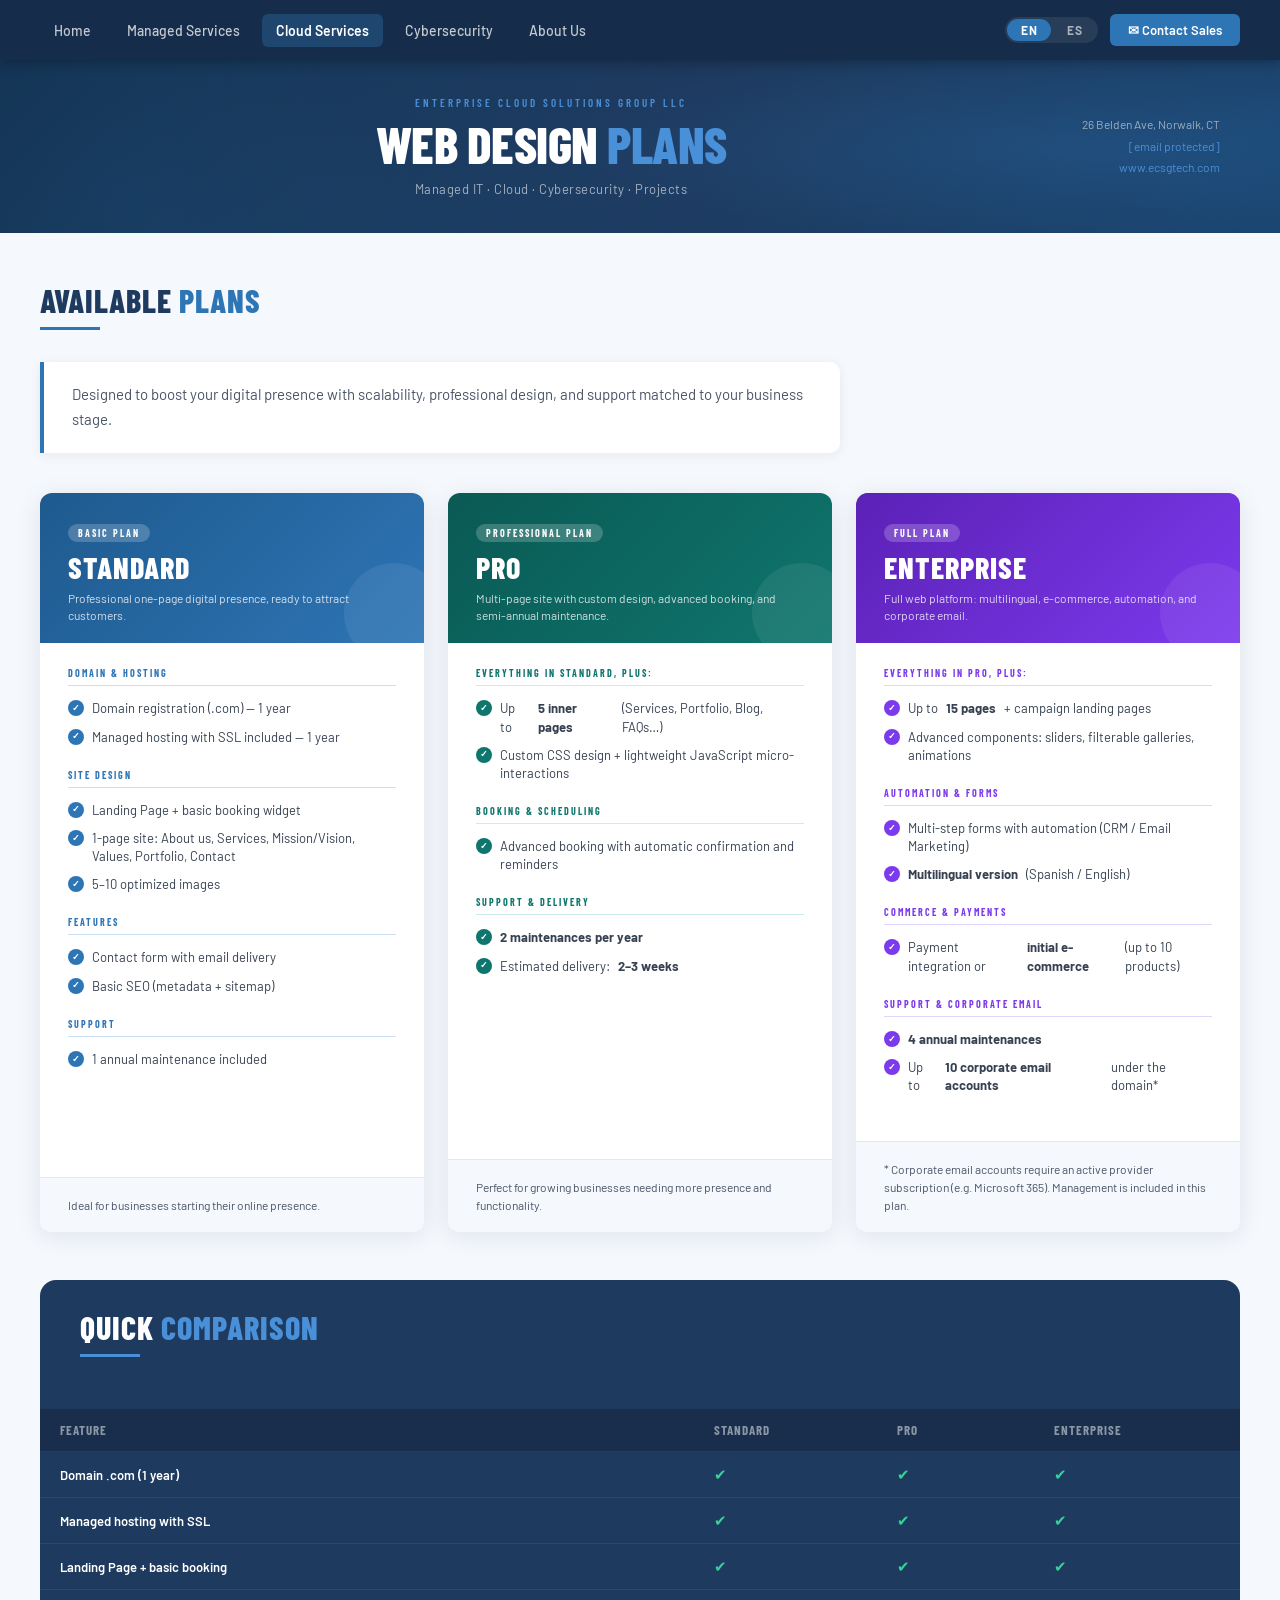
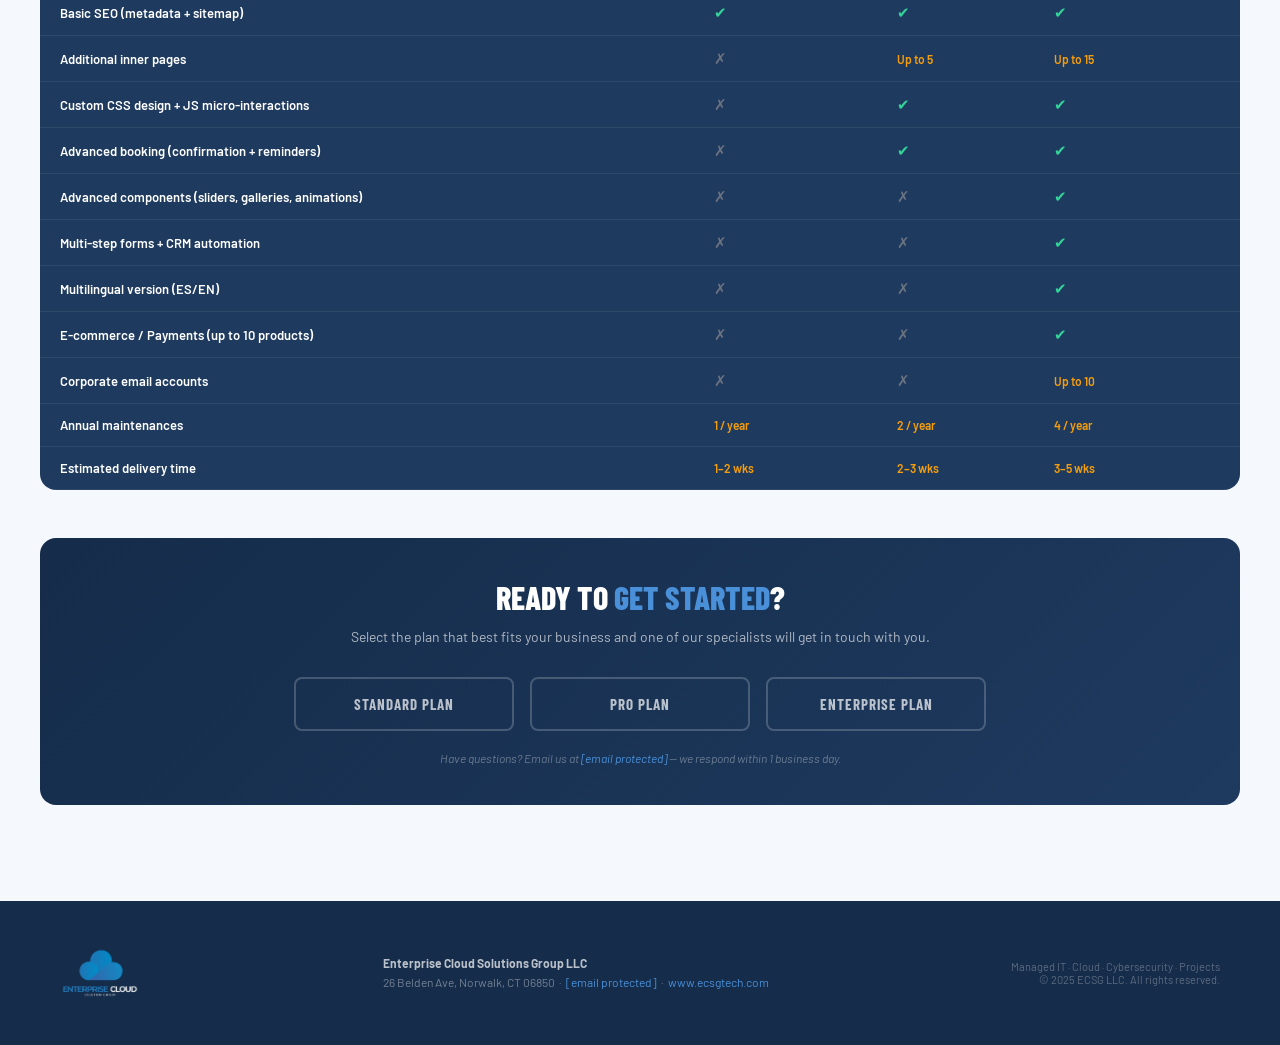
<file: ECSG_Planes_DisWebv.html>
<!DOCTYPE html>
<html lang="en">
<head>
<meta charset="UTF-8">
<meta name="viewport" content="width=device-width, initial-scale=1.0">
<title>Web Design Plans — Enterprise Cloud Solutions Group LLC</title>
<link href="https://fonts.googleapis.com/css2?family=Barlow+Condensed:wght@300;400;600;700;800&family=Barlow:wght@300;400;500;600&display=swap" rel="stylesheet">
<style>
  :root {
    --navy: #1E3A5F;
    --navy-deep: #152C4A;
    --blue: #2E75B6;
    --blue-light: #4A90D9;
    --gray-light: #F5F8FC;
    --gray-mid: #DDE8F5;
    --gray-text: #4A5568;
    --std-color: #2E75B6;
    --pro-color: #0F766E;
    --ent-color: #7C3AED;
    --white: #FFFFFF;
  }

  * { margin: 0; padding: 0; box-sizing: border-box; }

  body {
    font-family: 'Barlow', sans-serif;
    background: var(--gray-light);
    color: var(--navy);
  }

  /* ─── NAVBAR ─── */
  .navbar {
    background: var(--navy-deep);
    display: flex;
    align-items: center;
    justify-content: space-between;
    padding: 0 40px;
    height: 60px;
    position: sticky;
    top: 0;
    z-index: 100;
    box-shadow: 0 2px 12px rgba(0,0,0,0.3);
  }
  .nav-links {
    display: flex;
    align-items: center;
    gap: 8px;
  }
  .nav-link {
    color: rgba(255,255,255,0.75);
    text-decoration: none;
    font-family: 'Barlow', sans-serif;
    font-size: 14px;
    font-weight: 500;
    padding: 8px 14px;
    border-radius: 6px;
    transition: all 0.2s;
    white-space: nowrap;
  }
  .nav-link:hover { color: #fff; background: rgba(255,255,255,0.08); }
  .nav-link.active { color: #fff; background: rgba(46,117,182,0.35); font-weight: 600; }

  /* ─── HAMBURGER ─── */
  .nav-hamburger {
    display: none;
    flex-direction: column;
    justify-content: center;
    gap: 5px;
    background: none;
    border: none;
    cursor: pointer;
    padding: 6px;
    border-radius: 6px;
    transition: background 0.2s;
  }
  .nav-hamburger:hover { background: rgba(255,255,255,0.08); }
  .nav-hamburger span {
    display: block;
    width: 22px;
    height: 2px;
    background: rgba(255,255,255,0.85);
    border-radius: 2px;
    transition: all 0.28s ease;
    transform-origin: center;
  }
  .nav-hamburger.open span:nth-child(1) { transform: translateY(7px) rotate(45deg); }
  .nav-hamburger.open span:nth-child(2) { opacity: 0; transform: scaleX(0); }
  .nav-hamburger.open span:nth-child(3) { transform: translateY(-7px) rotate(-45deg); }

  .nav-mobile-menu {
    display: none;
    flex-direction: column;
    background: var(--navy-deep);
    border-top: 1px solid rgba(255,255,255,0.08);
    padding: 12px 20px 20px;
    gap: 4px;
    position: relative;
    z-index: 99;
    box-shadow: 0 8px 24px rgba(0,0,0,0.3);
  }
  .nav-mobile-menu.open { display: flex; }
  .nav-mobile-menu .nav-link { padding: 11px 14px; font-size: 15px; border-radius: 6px; }
  .nav-mobile-bottom {
    display: flex;
    align-items: center;
    justify-content: space-between;
    padding-top: 14px;
    margin-top: 8px;
    border-top: 1px solid rgba(255,255,255,0.08);
    gap: 12px;
  }
  .nav-cta {
    background: var(--blue);
    color: #fff;
    text-decoration: none;
    padding: 8px 18px;
    border-radius: 6px;
    font-family: 'Barlow', sans-serif;
    font-size: 13px;
    font-weight: 600;
    white-space: nowrap;
    transition: background 0.2s;
    display: flex;
    align-items: center;
    gap: 6px;
  }
  .nav-cta:hover { background: var(--blue-light); }
  .nav-mobile-bottom .nav-cta { flex: 1; justify-content: center; }

  @media (max-width: 768px) {
    .nav-links { display: none; }
    .nav-right .nav-cta { display: none; }
    .nav-right .lang-toggle { display: none; }
    .nav-hamburger { display: flex; }
  }
  .nav-right {
    display: flex;
    align-items: center;
    gap: 12px;
  }
  .lang-toggle {
    display: flex;
    align-items: center;
    background: rgba(255,255,255,0.08);
    border-radius: 20px;
    overflow: hidden;
    padding: 2px;
    gap: 2px;
  }
  .lang-btn {
    background: transparent;
    border: none;
    color: rgba(255,255,255,0.6);
    padding: 4px 14px;
    border-radius: 18px;
    font-family: 'Barlow', sans-serif;
    font-size: 12px;
    font-weight: 700;
    letter-spacing: 0.5px;
    cursor: pointer;
    transition: all 0.2s;
    text-decoration: none;
    display: inline-block;
  }
  .lang-btn.active, .lang-btn:hover {
    background: var(--blue);
    border-color: var(--blue);
    color: #fff;
  }

  /* ─── HEADER ─── */
  .header {
    background: linear-gradient(135deg, var(--navy-deep) 0%, var(--navy) 50%, #1a4570 100%);
    position: relative;
    overflow: hidden;
  }
  .header::before {
    content: '';
    position: absolute;
    inset: 0;
    background:
      radial-gradient(ellipse 60% 80% at 85% 50%, rgba(46,117,182,0.25) 0%, transparent 70%),
      radial-gradient(circle at 10% 80%, rgba(14,165,233,0.1) 0%, transparent 50%);
  }
  .header-inner {
    position: relative;
    display: flex;
    align-items: center;
    justify-content: space-between;
    padding: 36px 60px;
    gap: 40px;
  }

  .header-text { flex: 1; text-align: center; }
  .header-eyebrow {
    font-family: 'Barlow Condensed', sans-serif;
    font-size: 11px;
    font-weight: 600;
    letter-spacing: 3px;
    text-transform: uppercase;
    color: var(--blue-light);
    margin-bottom: 8px;
  }
  .header-title {
    font-family: 'Barlow Condensed', sans-serif;
    font-size: clamp(28px, 4vw, 52px);
    font-weight: 800;
    color: #fff;
    line-height: 1.05;
    text-transform: uppercase;
    letter-spacing: -0.5px;
  }
  .header-title span { color: var(--blue-light); }
  .header-subtitle {
    font-size: 13px;
    color: rgba(255,255,255,0.6);
    margin-top: 10px;
    letter-spacing: 0.5px;
  }
  .header-contact {
    flex-shrink: 0;
    text-align: right;
    color: rgba(255,255,255,0.55);
    font-size: 12px;
    line-height: 1.8;
  }
  .header-contact a { color: var(--blue-light); text-decoration: none; }

  /* ─── LANG SECTIONS ─── */
  .lang-section { display: none; }
  .lang-section.active { display: block; }

  /* ─── SECTION WRAPPER ─── */
  .section {
    max-width: 1280px;
    margin: 0 auto;
    padding: 48px 40px;
  }
  .section-title {
    font-family: 'Barlow Condensed', sans-serif;
    font-size: 32px;
    font-weight: 800;
    text-transform: uppercase;
    letter-spacing: 1px;
    color: var(--navy);
    margin-bottom: 8px;
  }
  .section-title span { color: var(--blue); }
  .section-divider {
    width: 60px;
    height: 3px;
    background: var(--blue);
    margin-bottom: 32px;
  }

  /* ─── INTRO TAGLINE ─── */
  .intro-tagline {
    font-size: 15px;
    color: var(--gray-text);
    line-height: 1.7;
    max-width: 800px;
    margin-bottom: 40px;
    padding: 20px 28px;
    background: #fff;
    border-left: 4px solid var(--blue);
    border-radius: 0 10px 10px 0;
    box-shadow: 0 2px 12px rgba(30,58,95,0.07);
  }

  /* ─── PLAN CARDS GRID ─── */
  .plans-grid {
    display: grid;
    grid-template-columns: repeat(3, 1fr);
    gap: 24px;
    margin-bottom: 48px;
  }

  .plan-card {
    background: #fff;
    border-radius: 12px;
    overflow: hidden;
    box-shadow: 0 4px 24px rgba(30,58,95,0.10);
    display: flex;
    flex-direction: column;
    transition: transform 0.25s, box-shadow 0.25s;
    position: relative;
  }
  .plan-card:hover {
    transform: translateY(-4px);
    box-shadow: 0 12px 40px rgba(30,58,95,0.18);
  }
  .plan-card.featured::before {
    content: '';
    position: absolute;
    top: 0; left: 0; right: 0;
    height: 3px;
    background: linear-gradient(90deg, var(--ent-color), #A855F7);
  }

  .plan-header {
    padding: 28px 28px 20px;
    color: #fff;
    position: relative;
    overflow: hidden;
  }
  .plan-header::after {
    content: '';
    position: absolute;
    bottom: -20px; right: -20px;
    width: 100px; height: 100px;
    background: rgba(255,255,255,0.07);
    border-radius: 50%;
  }
  .plan-std .plan-header  { background: linear-gradient(135deg, #1E5A8E, #2E75B6); }
  .plan-pro .plan-header  { background: linear-gradient(135deg, #0A5954, #0F766E); }
  .plan-ent .plan-header  { background: linear-gradient(135deg, #5B21B6, #7C3AED); }

  .plan-badge {
    display: inline-block;
    font-family: 'Barlow Condensed', sans-serif;
    font-size: 10px;
    font-weight: 700;
    letter-spacing: 2px;
    text-transform: uppercase;
    background: rgba(255,255,255,0.2);
    padding: 3px 10px;
    border-radius: 20px;
    margin-bottom: 10px;
  }
  .plan-name {
    font-family: 'Barlow Condensed', sans-serif;
    font-size: 30px;
    font-weight: 800;
    text-transform: uppercase;
    letter-spacing: 1px;
    line-height: 1.0;
    position: relative;
  }
  .plan-tagline {
    font-size: 12px;
    opacity: 0.8;
    margin-top: 8px;
    line-height: 1.4;
    position: relative;
  }

  .plan-body { padding: 24px 28px; flex: 1; }

  .feature-group { margin-bottom: 18px; }
  .feature-group-title {
    font-family: 'Barlow Condensed', sans-serif;
    font-size: 10px;
    font-weight: 700;
    letter-spacing: 2px;
    text-transform: uppercase;
    margin-bottom: 8px;
    padding-bottom: 6px;
    border-bottom: 1px solid var(--gray-mid);
  }
  .plan-std .feature-group-title { color: var(--std-color); border-color: #C8DFF5; }
  .plan-pro .feature-group-title { color: var(--pro-color); border-color: #CCEDE9; }
  .plan-ent .feature-group-title { color: var(--ent-color); border-color: #DDD6FE; }

  .feature-item {
    display: flex;
    align-items: flex-start;
    gap: 8px;
    padding: 5px 0;
    font-size: 13px;
    line-height: 1.4;
    color: #374151;
  }
  .feature-icon {
    flex-shrink: 0;
    width: 16px;
    height: 16px;
    border-radius: 50%;
    display: flex;
    align-items: center;
    justify-content: center;
    margin-top: 1px;
    font-size: 9px;
    font-weight: 700;
    color: #fff;
  }
  .plan-std .feature-icon { background: var(--std-color); }
  .plan-pro .feature-icon { background: var(--pro-color); }
  .plan-ent .feature-icon { background: var(--ent-color); }

  .feature-note {
    font-size: 11px;
    color: #9CA3AF;
    font-style: italic;
    margin-left: 24px;
    line-height: 1.3;
    margin-top: 2px;
  }

  .plan-footer {
    padding: 18px 28px;
    border-top: 1px solid var(--gray-mid);
    background: var(--gray-light);
    font-size: 12px;
    color: var(--gray-text);
    line-height: 1.5;
  }

  /* ─── COMPARISON TABLE ─── */
  .comparison-wrap {
    background: var(--navy);
    border-radius: 16px;
    overflow: hidden;
    margin-bottom: 48px;
  }
  .comparison-header-bar {
    padding: 28px 40px 20px;
  }
  .comparison-header-bar .section-title { color: #fff; }
  .comparison-header-bar .section-divider { background: var(--blue-light); }

  .comparison-table {
    width: 100%;
    border-collapse: collapse;
  }
  .comparison-table th, .comparison-table td {
    padding: 13px 20px;
    font-size: 13px;
    text-align: left;
    border-bottom: 1px solid rgba(255,255,255,0.07);
  }
  .comparison-table th {
    font-family: 'Barlow Condensed', sans-serif;
    font-size: 13px;
    font-weight: 700;
    letter-spacing: 1px;
    text-transform: uppercase;
    color: rgba(255,255,255,0.5);
    background: rgba(0,0,0,0.2);
  }
  .comparison-table td { color: rgba(255,255,255,0.85); }
  .comparison-table td:first-child { font-weight: 600; color: #fff; }
  .comparison-table tr:hover td { background: rgba(46,117,182,0.1); }
  .col-std  { color: #60A5FA; }
  .col-pro  { color: #34D399; }
  .col-ent  { color: #A78BFA; }
  .tick     { color: #34D399; font-size: 15px; }
  .cross    { color: #6B7280; font-size: 15px; }
  .partial  { color: #F59E0B; font-size: 12px; font-weight: 600; }

  /* ─── CTA ─── */
  .cta-block {
    background: linear-gradient(135deg, var(--navy-deep), var(--navy));
    border-radius: 16px;
    padding: 40px;
    color: #fff;
    margin-bottom: 48px;
    text-align: center;
  }
  .cta-title {
    font-family: 'Barlow Condensed', sans-serif;
    font-size: 32px;
    font-weight: 800;
    text-transform: uppercase;
    margin-bottom: 12px;
  }
  .cta-title span { color: var(--blue-light); }
  .cta-subtitle {
    font-size: 14px;
    color: rgba(255,255,255,0.65);
    margin-bottom: 32px;
    max-width: 600px;
    margin-left: auto;
    margin-right: auto;
  }
  .plan-select-row {
    display: flex;
    gap: 16px;
    justify-content: center;
    margin-bottom: 20px;
    flex-wrap: wrap;
  }
  .plan-select-btn {
    flex: 1;
    max-width: 220px;
    padding: 16px;
    border: 2px solid rgba(255,255,255,0.2);
    border-radius: 8px;
    background: transparent;
    color: rgba(255,255,255,0.7);
    font-family: 'Barlow Condensed', sans-serif;
    font-size: 15px;
    font-weight: 700;
    letter-spacing: 1px;
    text-transform: uppercase;
    cursor: pointer;
    transition: all 0.25s;
    text-align: center;
    text-decoration: none;
    display: block;
  }
  .plan-select-btn:hover { transform: translateY(-2px); box-shadow: 0 6px 20px rgba(0,0,0,0.3); }
  .plan-select-btn.std:hover  { border-color: #60A5FA; background: rgba(96,165,250,0.12);  color: #60A5FA; }
  .plan-select-btn.pro:hover  { border-color: #34D399; background: rgba(52,211,153,0.12);  color: #34D399; }
  .plan-select-btn.ent:hover  { border-color: #A78BFA; background: rgba(167,139,250,0.12); color: #A78BFA; }

  .cta-note {
    font-size: 12px;
    color: rgba(255,255,255,0.35);
    font-style: italic;
  }
  .cta-note a { color: var(--blue-light); text-decoration: none; }

  /* ─── FOOTER ─── */
  .footer {
    background: var(--navy-deep);
    padding: 32px 60px;
    display: flex;
    align-items: center;
    justify-content: space-between;
    gap: 24px;
  }
  .footer img { width: 80px; opacity: 0.9; }
  .footer-text { color: rgba(255,255,255,0.4); font-size: 12px; line-height: 1.6; }
  .footer-text a { color: var(--blue-light); text-decoration: none; }
  .footer-right { text-align: right; color: rgba(255,255,255,0.3); font-size: 11px; }

  /* ─── RESPONSIVE ─── */
  @media print {
    .lang-bar { display: none !important; }
    .lang-section { display: block !important; }
    body { background: #fff; }
  }
  @media (max-width: 900px) {
    .plans-grid { grid-template-columns: 1fr; }
    .header-inner { flex-direction: column; text-align: center; }
    .header-contact { text-align: center; }
    .section { padding: 32px 20px; }
    .footer { flex-direction: column; text-align: center; }
    .footer-right { text-align: center; }
    .plan-select-row { flex-direction: column; align-items: center; }
  }
</style>
</head>
<body>

<!-- NAVBAR -->
<nav class="navbar">
  <div class="nav-links">
    <a href="index.html" class="nav-link">Home</a>
    <a href="managed-services.html" class="nav-link">Managed Services</a>
    <a href="cloud-services.html" class="nav-link active">Cloud Services</a>
    <a href="cybersecurity.html" class="nav-link">Cybersecurity</a>
    <a href="ECSG_About.html" class="nav-link">About Us</a>
  </div>
  <div class="nav-right">
    <div class="lang-toggle">
      <button class="lang-btn active" data-lang="en">EN</button>
      <button class="lang-btn" data-lang="es">ES</button>
    </div>
    <a href="ecsgcontact_sales.html" class="nav-cta">✉ Contact Sales</a>
    <button class="nav-hamburger" id="navHamburger" aria-label="Menu" aria-expanded="false">
      <span></span><span></span><span></span>
    </button>
  </div>
</nav>

<!-- MOBILE MENU -->
<div class="nav-mobile-menu" id="navMobileMenu">
  <a href="index.html" class="nav-link">Home</a>
  <a href="managed-services.html" class="nav-link">Managed Services</a>
  <a href="cloud-services.html" class="nav-link active">Cloud Services</a>
  <a href="cybersecurity.html" class="nav-link">Cybersecurity</a>
  <a href="ECSG_About.html" class="nav-link">About Us</a>
  <div class="nav-mobile-bottom">
    <div class="lang-toggle">
      <button class="lang-btn" data-lang="en">EN</button>
      <button class="lang-btn" data-lang="es">ES</button>
    </div>
    <a href="ecsgcontact_sales.html" class="nav-cta">✉ Contact Sales</a>
  </div>
</div>

<!-- HEADER -->
<header class="header">
  <div class="header-inner">
    <div class="header-text">
      <div class="header-eyebrow">Enterprise Cloud Solutions Group LLC</div>
      <h1 class="header-title">Web Design <span>Plans</span></h1>
      <p class="header-subtitle" id="hdr-sub">Managed IT · Cloud · Cybersecurity · Projects</p>
    </div>
    <div class="header-contact">
      26 Belden Ave, Norwalk, CT<br>
      <a href="/cdn-cgi/l/email-protection#8be2e5ede4cbeee8f8ecffeee8e3a5e8e4e6"><span class="__cf_email__" data-cfemail="b9d0d7dfd6f9dcdacadecddcdad197dad6d4">[email&#160;protected]</span></a><br>
      <a href="https://www.ecsgtech.com">www.ecsgtech.com</a>
    </div>
  </div>
</header>

<!-- ══════════════════ ESPAÑOL ══════════════════ -->
<div id="lang-es" class="lang-section">
  <div class="section">

    <div class="section-title">Planes <span>Disponibles</span></div>
    <div class="section-divider"></div>
    <p class="intro-tagline">Diseñados para impulsar tu presencia digital con escalabilidad, diseño profesional y soporte según tu etapa de negocio.</p>

    <!-- PLAN CARDS -->
    <div class="plans-grid">

      <!-- STANDARD -->
      <div class="plan-card plan-std">
        <div class="plan-header">
          <div class="plan-badge">Plan Básico</div>
          <div class="plan-name">Standard</div>
          <p class="plan-tagline">Presencia digital profesional de una página, lista para captar clientes.</p>
        </div>
        <div class="plan-body">
          <div class="feature-group">
            <div class="feature-group-title">Dominio & Hosting</div>
            <div class="feature-item"><span class="feature-icon">✓</span>Registro de dominio (.com) — 1 año</div>
            <div class="feature-item"><span class="feature-icon">✓</span>Hosting administrado con SSL incluido — 1 año</div>
          </div>
          <div class="feature-group">
            <div class="feature-group-title">Diseño del Sitio</div>
            <div class="feature-item"><span class="feature-icon">✓</span>Landing Page + Booking básico</div>
            <div class="feature-item"><span class="feature-icon">✓</span>Sitio de 1 página: Quiénes somos, Servicios, Misión/Visión, Valores, Portafolio, Contacto</div>
            <div class="feature-item"><span class="feature-icon">✓</span>5–10 imágenes optimizadas</div>
          </div>
          <div class="feature-group">
            <div class="feature-group-title">Funcionalidades</div>
            <div class="feature-item"><span class="feature-icon">✓</span>Formulario de contacto con envío por email</div>
            <div class="feature-item"><span class="feature-icon">✓</span>SEO básico (metadatos + sitemap)</div>
          </div>
          <div class="feature-group">
            <div class="feature-group-title">Soporte</div>
            <div class="feature-item"><span class="feature-icon">✓</span>1 mantenimiento anual incluido</div>
          </div>
        </div>
        <div class="plan-footer">
          Ideal para negocios que inician su presencia en línea.
        </div>
      </div>

      <!-- PRO -->
      <div class="plan-card plan-pro">
        <div class="plan-header">
          <div class="plan-badge">Plan Profesional</div>
          <div class="plan-name">Pro</div>
          <p class="plan-tagline">Sitio multi-página con diseño personalizado, booking avanzado y mantenimiento semestral.</p>
        </div>
        <div class="plan-body">
          <div class="feature-group">
            <div class="feature-group-title">Todo lo del Plan Standard, más:</div>
            <div class="feature-item"><span class="feature-icon">✓</span>Hasta <strong>5 páginas internas</strong> (Servicios, Portafolio, Blog, Preguntas frecuentes…)</div>
            <div class="feature-item"><span class="feature-icon">✓</span>Diseño personalizado (CSS) + micro‑interacciones con JavaScript ligero</div>
          </div>
          <div class="feature-group">
            <div class="feature-group-title">Booking & Reservas</div>
            <div class="feature-item"><span class="feature-icon">✓</span>Booking avanzado con confirmación automática y recordatorios</div>
          </div>
          <div class="feature-group">
            <div class="feature-group-title">Soporte & Entrega</div>
            <div class="feature-item"><span class="feature-icon">✓</span><strong>2 mantenimientos al año</strong></div>
            <div class="feature-item"><span class="feature-icon">✓</span>Entrega estimada: <strong>2–3 semanas</strong></div>
          </div>
        </div>
        <div class="plan-footer">
          Perfecto para empresas en crecimiento que necesitan mayor presencia y funcionalidad.
        </div>
      </div>

      <!-- ENTERPRISE -->
      <div class="plan-card plan-ent featured">
        <div class="plan-header">
          <div class="plan-badge">Plan Completo</div>
          <div class="plan-name">Enterprise</div>
          <p class="plan-tagline">Plataforma web completa: multi-idioma, e-commerce, automatización y correos corporativos.</p>
        </div>
        <div class="plan-body">
          <div class="feature-group">
            <div class="feature-group-title">Todo lo del Plan Pro, más:</div>
            <div class="feature-item"><span class="feature-icon">✓</span>Hasta <strong>15 páginas</strong> + landing pages de campañas</div>
            <div class="feature-item"><span class="feature-icon">✓</span>Componentes avanzados: slides, galerías filtrables, animaciones</div>
          </div>
          <div class="feature-group">
            <div class="feature-group-title">Automatización & Formularios</div>
            <div class="feature-item"><span class="feature-icon">✓</span>Formularios multi‑paso con automatización (CRM / Email Marketing)</div>
            <div class="feature-item"><span class="feature-icon">✓</span>Versión <strong>Multi‑idioma</strong> (Español / Inglés)</div>
          </div>
          <div class="feature-group">
            <div class="feature-group-title">Comercio & Pagos</div>
            <div class="feature-item"><span class="feature-icon">✓</span>Integración de pagos o <strong>e‑commerce inicial</strong> (hasta 10 productos)</div>
          </div>
          <div class="feature-group">
            <div class="feature-group-title">Soporte & Correo Corporativo</div>
            <div class="feature-item"><span class="feature-icon">✓</span><strong>4 mantenimientos anuales</strong></div>
            <div class="feature-item"><span class="feature-icon">✓</span>Hasta <strong>10 cuentas de correo corporativo</strong> bajo el dominio*</div>
          </div>
        </div>
        <div class="plan-footer">
          * Las cuentas de correo requieren suscripción activa del proveedor (p.ej. Microsoft 365). La gestión está incluida en este plan.
        </div>
      </div>

    </div><!-- /plans-grid -->

    <!-- COMPARISON TABLE -->
    <div class="comparison-wrap">
      <div class="comparison-header-bar">
        <div class="section-title">Comparativa <span style="color:var(--blue-light)">Rápida</span></div>
        <div class="section-divider"></div>
      </div>
      <table class="comparison-table">
        <thead>
          <tr>
            <th>Característica</th>
            <th class="col-std">Standard</th>
            <th class="col-pro">Pro</th>
            <th class="col-ent">Enterprise</th>
          </tr>
        </thead>
        <tbody>
          <tr><td>Dominio .com (1 año)</td><td class="col-std"><span class="tick">✔</span></td><td class="col-pro"><span class="tick">✔</span></td><td class="col-ent"><span class="tick">✔</span></td></tr>
          <tr><td>Hosting con SSL</td><td class="col-std"><span class="tick">✔</span></td><td class="col-pro"><span class="tick">✔</span></td><td class="col-ent"><span class="tick">✔</span></td></tr>
          <tr><td>Landing Page + Booking básico</td><td class="col-std"><span class="tick">✔</span></td><td class="col-pro"><span class="tick">✔</span></td><td class="col-ent"><span class="tick">✔</span></td></tr>
          <tr><td>SEO básico (metadatos + sitemap)</td><td class="col-std"><span class="tick">✔</span></td><td class="col-pro"><span class="tick">✔</span></td><td class="col-ent"><span class="tick">✔</span></td></tr>
          <tr><td>Páginas internas adicionales</td><td><span class="cross">✗</span></td><td class="col-pro"><span class="partial">Hasta 5</span></td><td class="col-ent"><span class="partial">Hasta 15</span></td></tr>
          <tr><td>Diseño CSS personalizado + micro-interacciones JS</td><td><span class="cross">✗</span></td><td class="col-pro"><span class="tick">✔</span></td><td class="col-ent"><span class="tick">✔</span></td></tr>
          <tr><td>Booking avanzado (confirmación + recordatorios)</td><td><span class="cross">✗</span></td><td class="col-pro"><span class="tick">✔</span></td><td class="col-ent"><span class="tick">✔</span></td></tr>
          <tr><td>Componentes avanzados (slides, galerías, animaciones)</td><td><span class="cross">✗</span></td><td><span class="cross">✗</span></td><td class="col-ent"><span class="tick">✔</span></td></tr>
          <tr><td>Formularios multi-paso + automatización CRM</td><td><span class="cross">✗</span></td><td><span class="cross">✗</span></td><td class="col-ent"><span class="tick">✔</span></td></tr>
          <tr><td>Versión Multi-idioma (ES/EN)</td><td><span class="cross">✗</span></td><td><span class="cross">✗</span></td><td class="col-ent"><span class="tick">✔</span></td></tr>
          <tr><td>E-commerce / Pagos (hasta 10 productos)</td><td><span class="cross">✗</span></td><td><span class="cross">✗</span></td><td class="col-ent"><span class="tick">✔</span></td></tr>
          <tr><td>Cuentas de correo corporativo</td><td><span class="cross">✗</span></td><td><span class="cross">✗</span></td><td class="col-ent"><span class="partial">Hasta 10</span></td></tr>
          <tr><td>Mantenimientos anuales</td><td class="col-std"><span class="partial">1 / año</span></td><td class="col-pro"><span class="partial">2 / año</span></td><td class="col-ent"><span class="partial">4 / año</span></td></tr>
          <tr><td>Tiempo de entrega estimado</td><td class="col-std"><span class="partial">1–2 sem.</span></td><td class="col-pro"><span class="partial">2–3 sem.</span></td><td class="col-ent"><span class="partial">3–5 sem.</span></td></tr>
        </tbody>
      </table>
    </div>

    <!-- CTA -->
    <div class="cta-block">
      <div class="cta-title">¿Listo para <span>empezar</span>?</div>
      <p class="cta-subtitle">Selecciona el plan que mejor se adapta a tu negocio y uno de nuestros especialistas se pondrá en contacto contigo.</p>
      <div class="plan-select-row">
        <a class="plan-select-btn std" href="https://www.ecsgtech.com/ecsgcontact_sales.html?plan=web-standard">Plan Standard</a>
        <a class="plan-select-btn pro" href="https://www.ecsgtech.com/ecsgcontact_sales.html?plan=web-pro">Plan Pro</a>
        <a class="plan-select-btn ent" href="https://www.ecsgtech.com/ecsgcontact_sales.html?plan=web-enterprise">Plan Enterprise</a>
      </div>
      <p class="cta-note">¿Tienes preguntas? Escríbenos a <a href="/cdn-cgi/l/email-protection#ff8c9e939a8cbf9a9c8c988b9a9c97d19c9092"><span class="__cf_email__" data-cfemail="e49785888197a4818797839081878cca878b89">[email&#160;protected]</span></a> — respondemos en menos de 1 día hábil.</p>
    </div>

  </div>
</div><!-- /lang-es -->

<!-- ══════════════════ ENGLISH ══════════════════ -->
<div id="lang-en" class="lang-section active">
  <div class="section">

    <div class="section-title">Available <span>Plans</span></div>
    <div class="section-divider"></div>
    <p class="intro-tagline">Designed to boost your digital presence with scalability, professional design, and support matched to your business stage.</p>

    <!-- PLAN CARDS -->
    <div class="plans-grid">

      <!-- STANDARD EN -->
      <div class="plan-card plan-std">
        <div class="plan-header">
          <div class="plan-badge">Basic Plan</div>
          <div class="plan-name">Standard</div>
          <p class="plan-tagline">Professional one-page digital presence, ready to attract customers.</p>
        </div>
        <div class="plan-body">
          <div class="feature-group">
            <div class="feature-group-title">Domain & Hosting</div>
            <div class="feature-item"><span class="feature-icon">✓</span>Domain registration (.com) — 1 year</div>
            <div class="feature-item"><span class="feature-icon">✓</span>Managed hosting with SSL included — 1 year</div>
          </div>
          <div class="feature-group">
            <div class="feature-group-title">Site Design</div>
            <div class="feature-item"><span class="feature-icon">✓</span>Landing Page + basic booking widget</div>
            <div class="feature-item"><span class="feature-icon">✓</span>1-page site: About us, Services, Mission/Vision, Values, Portfolio, Contact</div>
            <div class="feature-item"><span class="feature-icon">✓</span>5–10 optimized images</div>
          </div>
          <div class="feature-group">
            <div class="feature-group-title">Features</div>
            <div class="feature-item"><span class="feature-icon">✓</span>Contact form with email delivery</div>
            <div class="feature-item"><span class="feature-icon">✓</span>Basic SEO (metadata + sitemap)</div>
          </div>
          <div class="feature-group">
            <div class="feature-group-title">Support</div>
            <div class="feature-item"><span class="feature-icon">✓</span>1 annual maintenance included</div>
          </div>
        </div>
        <div class="plan-footer">
          Ideal for businesses starting their online presence.
        </div>
      </div>

      <!-- PRO EN -->
      <div class="plan-card plan-pro">
        <div class="plan-header">
          <div class="plan-badge">Professional Plan</div>
          <div class="plan-name">Pro</div>
          <p class="plan-tagline">Multi-page site with custom design, advanced booking, and semi-annual maintenance.</p>
        </div>
        <div class="plan-body">
          <div class="feature-group">
            <div class="feature-group-title">Everything in Standard, plus:</div>
            <div class="feature-item"><span class="feature-icon">✓</span>Up to <strong>5 inner pages</strong> (Services, Portfolio, Blog, FAQs…)</div>
            <div class="feature-item"><span class="feature-icon">✓</span>Custom CSS design + lightweight JavaScript micro-interactions</div>
          </div>
          <div class="feature-group">
            <div class="feature-group-title">Booking & Scheduling</div>
            <div class="feature-item"><span class="feature-icon">✓</span>Advanced booking with automatic confirmation and reminders</div>
          </div>
          <div class="feature-group">
            <div class="feature-group-title">Support & Delivery</div>
            <div class="feature-item"><span class="feature-icon">✓</span><strong>2 maintenances per year</strong></div>
            <div class="feature-item"><span class="feature-icon">✓</span>Estimated delivery: <strong>2–3 weeks</strong></div>
          </div>
        </div>
        <div class="plan-footer">
          Perfect for growing businesses needing more presence and functionality.
        </div>
      </div>

      <!-- ENTERPRISE EN -->
      <div class="plan-card plan-ent featured">
        <div class="plan-header">
          <div class="plan-badge">Full Plan</div>
          <div class="plan-name">Enterprise</div>
          <p class="plan-tagline">Full web platform: multilingual, e-commerce, automation, and corporate email.</p>
        </div>
        <div class="plan-body">
          <div class="feature-group">
            <div class="feature-group-title">Everything in Pro, plus:</div>
            <div class="feature-item"><span class="feature-icon">✓</span>Up to <strong>15 pages</strong> + campaign landing pages</div>
            <div class="feature-item"><span class="feature-icon">✓</span>Advanced components: sliders, filterable galleries, animations</div>
          </div>
          <div class="feature-group">
            <div class="feature-group-title">Automation & Forms</div>
            <div class="feature-item"><span class="feature-icon">✓</span>Multi-step forms with automation (CRM / Email Marketing)</div>
            <div class="feature-item"><span class="feature-icon">✓</span><strong>Multilingual version</strong> (Spanish / English)</div>
          </div>
          <div class="feature-group">
            <div class="feature-group-title">Commerce & Payments</div>
            <div class="feature-item"><span class="feature-icon">✓</span>Payment integration or <strong>initial e-commerce</strong> (up to 10 products)</div>
          </div>
          <div class="feature-group">
            <div class="feature-group-title">Support & Corporate Email</div>
            <div class="feature-item"><span class="feature-icon">✓</span><strong>4 annual maintenances</strong></div>
            <div class="feature-item"><span class="feature-icon">✓</span>Up to <strong>10 corporate email accounts</strong> under the domain*</div>
          </div>
        </div>
        <div class="plan-footer">
          * Corporate email accounts require an active provider subscription (e.g. Microsoft 365). Management is included in this plan.
        </div>
      </div>

    </div><!-- /plans-grid -->

    <!-- COMPARISON TABLE EN -->
    <div class="comparison-wrap">
      <div class="comparison-header-bar">
        <div class="section-title">Quick <span style="color:var(--blue-light)">Comparison</span></div>
        <div class="section-divider"></div>
      </div>
      <table class="comparison-table">
        <thead>
          <tr>
            <th>Feature</th>
            <th class="col-std">Standard</th>
            <th class="col-pro">Pro</th>
            <th class="col-ent">Enterprise</th>
          </tr>
        </thead>
        <tbody>
          <tr><td>Domain .com (1 year)</td><td class="col-std"><span class="tick">✔</span></td><td class="col-pro"><span class="tick">✔</span></td><td class="col-ent"><span class="tick">✔</span></td></tr>
          <tr><td>Managed hosting with SSL</td><td class="col-std"><span class="tick">✔</span></td><td class="col-pro"><span class="tick">✔</span></td><td class="col-ent"><span class="tick">✔</span></td></tr>
          <tr><td>Landing Page + basic booking</td><td class="col-std"><span class="tick">✔</span></td><td class="col-pro"><span class="tick">✔</span></td><td class="col-ent"><span class="tick">✔</span></td></tr>
          <tr><td>Basic SEO (metadata + sitemap)</td><td class="col-std"><span class="tick">✔</span></td><td class="col-pro"><span class="tick">✔</span></td><td class="col-ent"><span class="tick">✔</span></td></tr>
          <tr><td>Additional inner pages</td><td><span class="cross">✗</span></td><td class="col-pro"><span class="partial">Up to 5</span></td><td class="col-ent"><span class="partial">Up to 15</span></td></tr>
          <tr><td>Custom CSS design + JS micro-interactions</td><td><span class="cross">✗</span></td><td class="col-pro"><span class="tick">✔</span></td><td class="col-ent"><span class="tick">✔</span></td></tr>
          <tr><td>Advanced booking (confirmation + reminders)</td><td><span class="cross">✗</span></td><td class="col-pro"><span class="tick">✔</span></td><td class="col-ent"><span class="tick">✔</span></td></tr>
          <tr><td>Advanced components (sliders, galleries, animations)</td><td><span class="cross">✗</span></td><td><span class="cross">✗</span></td><td class="col-ent"><span class="tick">✔</span></td></tr>
          <tr><td>Multi-step forms + CRM automation</td><td><span class="cross">✗</span></td><td><span class="cross">✗</span></td><td class="col-ent"><span class="tick">✔</span></td></tr>
          <tr><td>Multilingual version (ES/EN)</td><td><span class="cross">✗</span></td><td><span class="cross">✗</span></td><td class="col-ent"><span class="tick">✔</span></td></tr>
          <tr><td>E-commerce / Payments (up to 10 products)</td><td><span class="cross">✗</span></td><td><span class="cross">✗</span></td><td class="col-ent"><span class="tick">✔</span></td></tr>
          <tr><td>Corporate email accounts</td><td><span class="cross">✗</span></td><td><span class="cross">✗</span></td><td class="col-ent"><span class="partial">Up to 10</span></td></tr>
          <tr><td>Annual maintenances</td><td class="col-std"><span class="partial">1 / year</span></td><td class="col-pro"><span class="partial">2 / year</span></td><td class="col-ent"><span class="partial">4 / year</span></td></tr>
          <tr><td>Estimated delivery time</td><td class="col-std"><span class="partial">1–2 wks</span></td><td class="col-pro"><span class="partial">2–3 wks</span></td><td class="col-ent"><span class="partial">3–5 wks</span></td></tr>
        </tbody>
      </table>
    </div>

    <!-- CTA EN -->
    <div class="cta-block">
      <div class="cta-title">Ready to <span>get started</span>?</div>
      <p class="cta-subtitle">Select the plan that best fits your business and one of our specialists will get in touch with you.</p>
      <div class="plan-select-row">
        <a class="plan-select-btn std" href="https://www.ecsgtech.com/ecsgcontact_sales.html?plan=web-standard">Standard Plan</a>
        <a class="plan-select-btn pro" href="https://www.ecsgtech.com/ecsgcontact_sales.html?plan=web-pro">Pro Plan</a>
        <a class="plan-select-btn ent" href="https://www.ecsgtech.com/ecsgcontact_sales.html?plan=web-enterprise">Enterprise Plan</a>
      </div>
      <p class="cta-note">Have questions? Email us at <a href="/cdn-cgi/l/email-protection#9ae9fbf6ffe9dafff9e9fdeefff9f2b4f9f5f7"><span class="__cf_email__" data-cfemail="e59684898096a5808696829180868dcb868a88">[email&#160;protected]</span></a> — we respond within 1 business day.</p>
    </div>

  </div>
</div><!-- /lang-en -->

<!-- FOOTER -->
<footer class="footer">
  <img src="assets/img/logo1_white.png" alt="Enterprise Cloud Solutions Group LLC">
  <div class="footer-text">
    <strong style="color:rgba(255,255,255,0.7)">Enterprise Cloud Solutions Group LLC</strong><br>
    26 Belden Ave, Norwalk, CT 06850 &nbsp;·&nbsp;
    <a href="/cdn-cgi/l/email-protection#264f48404966434555415243454e0845494b"><span class="__cf_email__" data-cfemail="85ecebe3eac5e0e6f6e2f1e0e6edabe6eae8">[email&#160;protected]</span></a> &nbsp;·&nbsp;
    <a href="https://www.ecsgtech.com">www.ecsgtech.com</a>
  </div>
  <div class="footer-right">
    Managed IT · Cloud · Cybersecurity · Projects<br>
    © 2025 ECSG LLC. All rights reserved.
  </div>
</footer>
<script>
(function() {

  function switchLang(lang) {
    document.querySelectorAll('.lang-section').forEach(function(s) { s.classList.remove('active'); });
    document.querySelectorAll('.lang-btn').forEach(function(b) { b.classList.remove('active'); });
    var section = document.getElementById('lang-' + lang);
    if (section) section.classList.add('active');
    document.querySelectorAll('.lang-btn[data-lang="' + lang + '"]').forEach(function(b) { b.classList.add('active'); });
    localStorage.setItem('ecsg-lang', lang);
  }

  document.addEventListener('DOMContentLoaded', function() {

    document.querySelectorAll('.lang-btn').forEach(function(btn) {
      btn.addEventListener('click', function() {
        switchLang(this.getAttribute('data-lang'));
      });
    });

    switchLang('en');

    var hamburger = document.getElementById('navHamburger');
    var mobileMenu = document.getElementById('navMobileMenu');

    if (hamburger && mobileMenu) {
      hamburger.addEventListener('click', function() {
        var isOpen = mobileMenu.classList.toggle('open');
        hamburger.classList.toggle('open', isOpen);
        hamburger.setAttribute('aria-expanded', String(isOpen));
      });
      mobileMenu.querySelectorAll('.nav-link').forEach(function(link) {
        link.addEventListener('click', function() {
          mobileMenu.classList.remove('open');
          hamburger.classList.remove('open');
          hamburger.setAttribute('aria-expanded', 'false');
        });
      });
    }

  });

})();
</script>
</body>
</html>
</file>
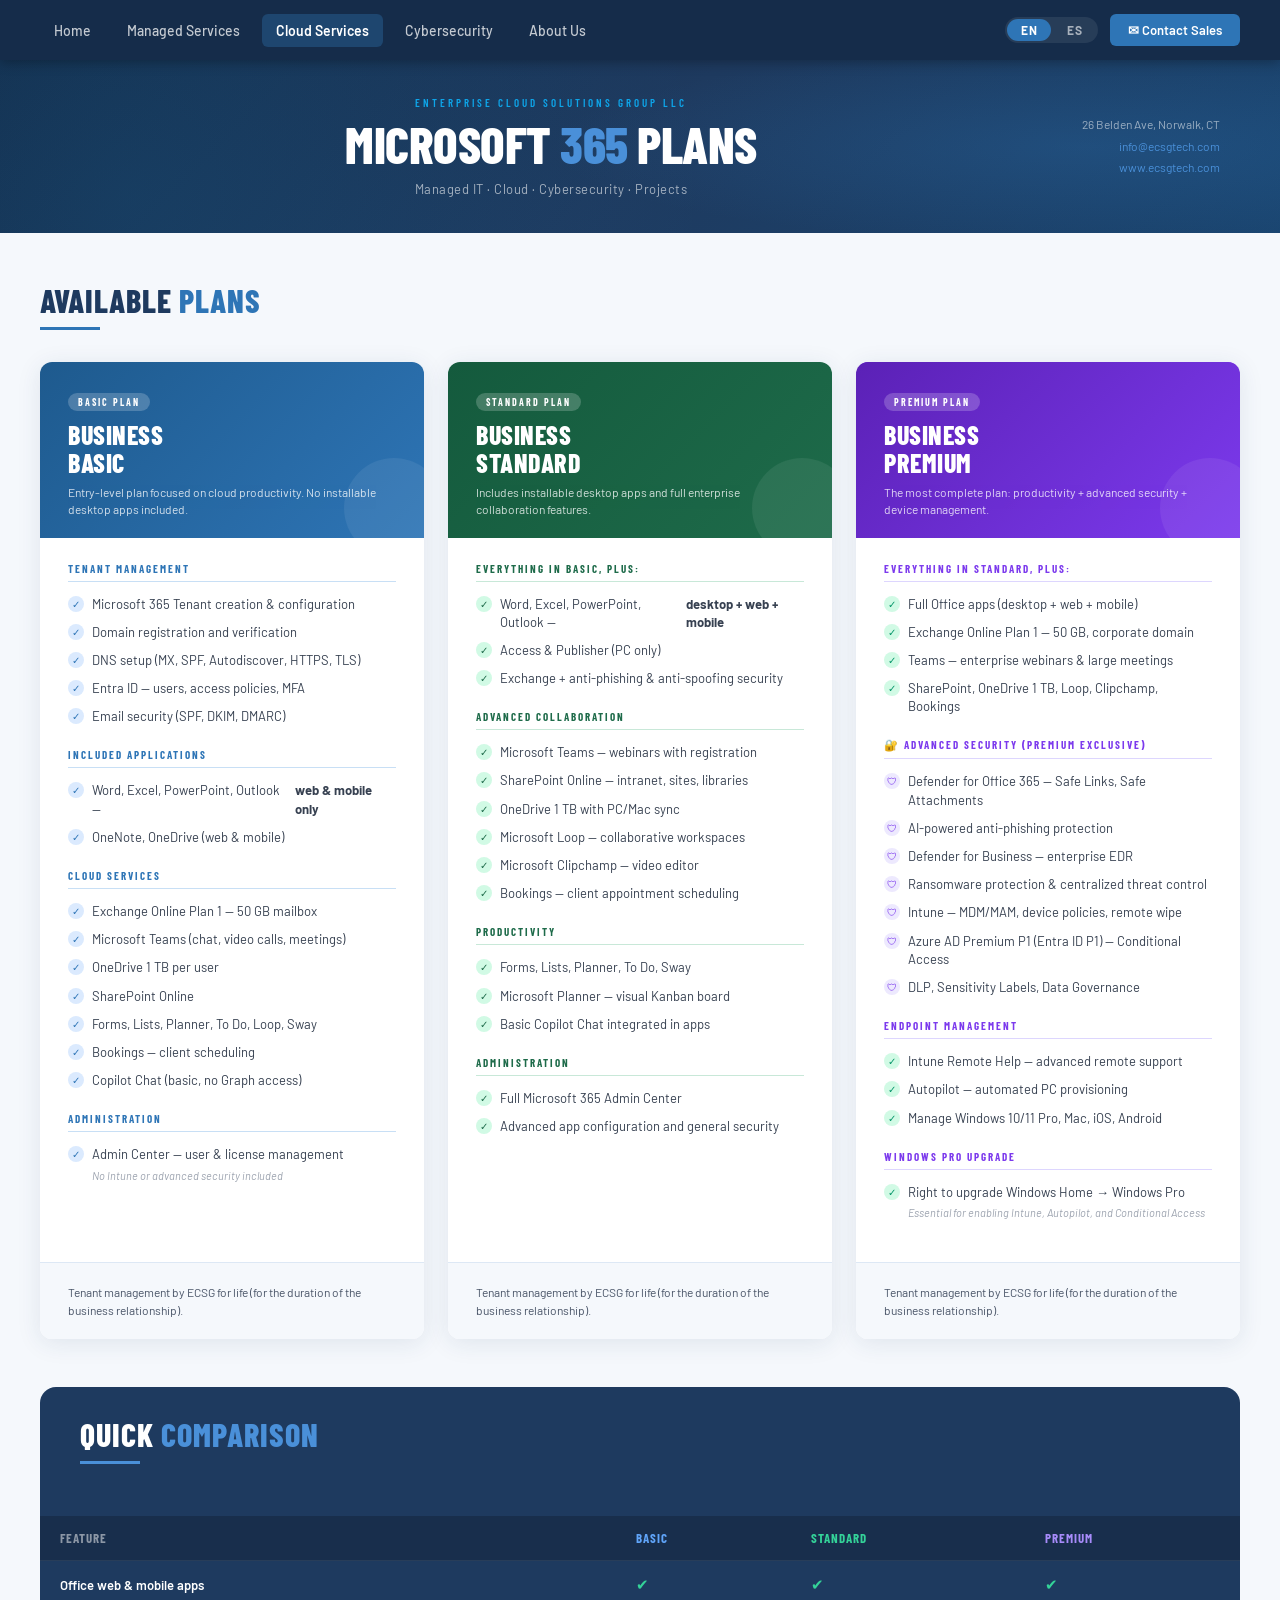
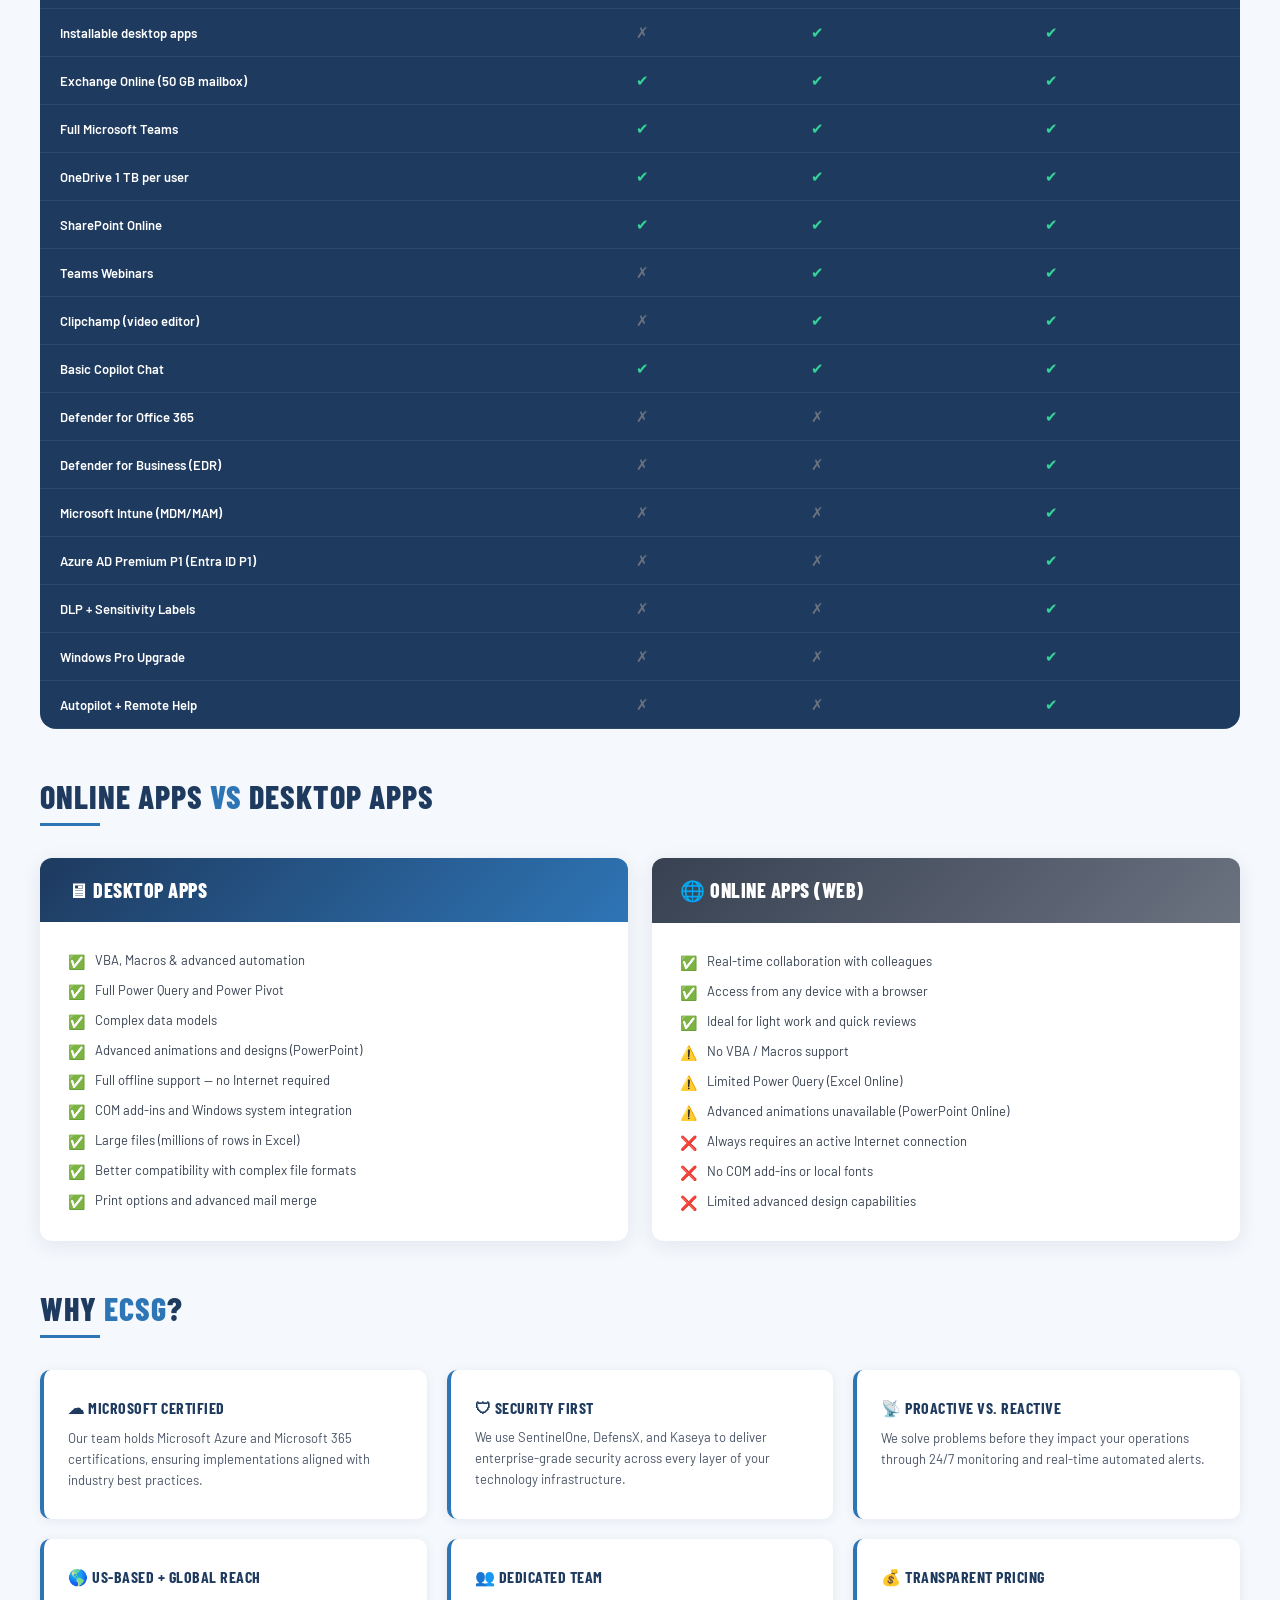
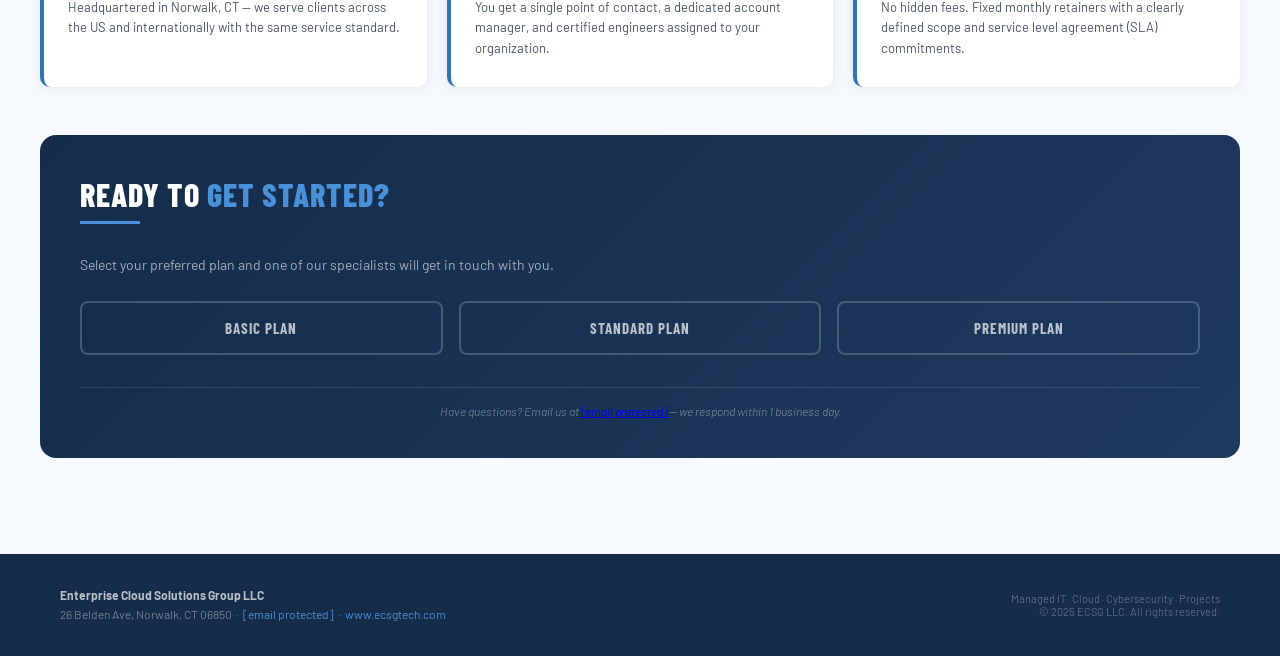
<file: ECSG_Planes_M365.html>
<!DOCTYPE html>
<html lang="es">
<head>
<meta charset="UTF-8">
<meta name="viewport" content="width=device-width, initial-scale=1.0">
<title>Microsoft 365 Plans — Enterprise Cloud Solutions Group LLC</title>
<link href="https://fonts.googleapis.com/css2?family=Barlow+Condensed:wght@300;400;600;700;800&family=Barlow:wght@300;400;500;600&display=swap" rel="stylesheet">
<style>
  :root {
    --navy: #1E3A5F;
    --navy-deep: #152C4A;
    --blue: #2E75B6;
    --blue-light: #4A90D9;
    --blue-pale: #E8F1FB;
    --white: #FFFFFF;
    --gray-light: #F5F8FC;
    --gray-mid: #DDE8F5;
    --gray-text: #4A5568;
    --accent: #0EA5E9;
    --green: #10B981;
    --orange: #F59E0B;
    --red: #EF4444;
    --basic-color: #2E75B6;
    --standard-color: #1E6B4A;
    --premium-color: #7C3AED;
  }

  * { margin: 0; padding: 0; box-sizing: border-box; }

  body {
    font-family: 'Barlow', sans-serif;
    background: var(--gray-light);
    color: var(--navy);
    min-height: 100vh;
  }

  /* ─── NAVBAR ─── */
  .navbar {
    background: var(--navy-deep);
    display: flex;
    align-items: center;
    justify-content: space-between;
    padding: 0 40px;
    height: 60px;
    position: sticky;
    top: 0;
    z-index: 100;
    box-shadow: 0 2px 12px rgba(0,0,0,0.3);
  }
  .nav-links {
    display: flex;
    align-items: center;
    gap: 8px;
  }
  .nav-link {
    color: rgba(255,255,255,0.75);
    text-decoration: none;
    font-family: 'Barlow', sans-serif;
    font-size: 14px;
    font-weight: 500;
    padding: 8px 14px;
    border-radius: 6px;
    transition: all 0.2s;
    white-space: nowrap;
  }
  .nav-link:hover { color: #fff; background: rgba(255,255,255,0.08); }
  .nav-link.active { color: #fff; background: rgba(46,117,182,0.35); font-weight: 600; }
  .nav-right {
    display: flex;
    align-items: center;
    gap: 12px;
  }
  .lang-toggle {
    display: flex;
    align-items: center;
    background: rgba(255,255,255,0.08);
    border-radius: 20px;
    overflow: hidden;
    padding: 2px;
    gap: 2px;
  }
  .lang-btn {
    background: transparent;
    border: none;
    color: rgba(255,255,255,0.6);
    padding: 4px 14px;
    border-radius: 18px;
    font-family: 'Barlow', sans-serif;
    font-size: 12px;
    font-weight: 700;
    letter-spacing: 0.5px;
    cursor: pointer;
    transition: all 0.2s;
  }
  .lang-btn.active {
    background: var(--blue);
    color: #fff;
  }
  .lang-btn:hover:not(.active) { color: #fff; }
  .nav-cta {
    background: var(--blue);
    color: #fff;
    text-decoration: none;
    padding: 8px 18px;
    border-radius: 6px;
    font-family: 'Barlow', sans-serif;
    font-size: 13px;
    font-weight: 600;
    white-space: nowrap;
    transition: background 0.2s;
    display: flex;
    align-items: center;
    gap: 6px;
  }
  .nav-cta:hover { background: var(--blue-light); }

  /* ─── HAMBURGER ─── */
  .nav-hamburger {
    display: none;
    flex-direction: column;
    justify-content: center;
    gap: 5px;
    background: none;
    border: none;
    cursor: pointer;
    padding: 6px;
    border-radius: 6px;
    transition: background 0.2s;
  }
  .nav-hamburger:hover { background: rgba(255,255,255,0.08); }
  .nav-hamburger span {
    display: block;
    width: 22px;
    height: 2px;
    background: rgba(255,255,255,0.85);
    border-radius: 2px;
    transition: all 0.28s ease;
    transform-origin: center;
  }
  .nav-hamburger.open span:nth-child(1) { transform: translateY(7px) rotate(45deg); }
  .nav-hamburger.open span:nth-child(2) { opacity: 0; transform: scaleX(0); }
  .nav-hamburger.open span:nth-child(3) { transform: translateY(-7px) rotate(-45deg); }

  .nav-mobile-menu {
    display: none;
    flex-direction: column;
    background: var(--navy-deep);
    border-top: 1px solid rgba(255,255,255,0.08);
    padding: 12px 20px 20px;
    gap: 4px;
    position: relative;
    z-index: 99;
    box-shadow: 0 8px 24px rgba(0,0,0,0.3);
  }
  .nav-mobile-menu.open { display: flex; }
  .nav-mobile-menu .nav-link {
    padding: 11px 14px;
    font-size: 15px;
    border-radius: 6px;
  }
  .nav-mobile-bottom {
    display: flex;
    align-items: center;
    justify-content: space-between;
    padding-top: 14px;
    margin-top: 8px;
    border-top: 1px solid rgba(255,255,255,0.08);
    gap: 12px;
  }
  .nav-mobile-bottom .nav-cta { flex: 1; justify-content: center; }

  @media (max-width: 768px) {
    .nav-links { display: none; }
    .nav-right .nav-cta { display: none; }
    .nav-right .lang-toggle { display: none; }
    .nav-hamburger { display: flex; }
  }

  /* ─── HEADER ─── */
  .header {
    background: linear-gradient(135deg, var(--navy-deep) 0%, var(--navy) 50%, #1a4570 100%);
    position: relative;
    overflow: hidden;
    padding: 0;
  }
  .header::before {
    content: '';
    position: absolute;
    inset: 0;
    background: 
      radial-gradient(ellipse 60% 80% at 85% 50%, rgba(46,117,182,0.25) 0%, transparent 70%),
      radial-gradient(circle at 10% 80%, rgba(14,165,233,0.1) 0%, transparent 50%);
  }
  .header-inner {
    position: relative;
    display: flex;
    align-items: center;
    justify-content: space-between;
    padding: 36px 60px;
    gap: 40px;
  }
  .logo-wrap {
    flex-shrink: 0;
    display: flex;
    align-items: center;
  }
  .logo-wrap img {
    width: 120px;
    height: auto;
    filter: drop-shadow(0 2px 12px rgba(46,117,182,0.4));
  }
  .header-text {
    flex: 1;
    text-align: center;
  }
  .header-eyebrow {
    font-family: 'Barlow Condensed', sans-serif;
    font-size: 11px;
    font-weight: 600;
    letter-spacing: 3px;
    text-transform: uppercase;
    color: var(--accent);
    margin-bottom: 8px;
  }
  .header-title {
    font-family: 'Barlow Condensed', sans-serif;
    font-size: clamp(28px, 4vw, 52px);
    font-weight: 800;
    color: #fff;
    line-height: 1.05;
    text-transform: uppercase;
    letter-spacing: -0.5px;
  }
  .header-title span {
    color: var(--blue-light);
  }
  .header-subtitle {
    font-size: 13px;
    color: rgba(255,255,255,0.6);
    margin-top: 10px;
    letter-spacing: 0.5px;
  }
  .header-contact {
    flex-shrink: 0;
    text-align: right;
    color: rgba(255,255,255,0.55);
    font-size: 12px;
    line-height: 1.8;
  }
  .header-contact a { color: var(--blue-light); text-decoration: none; }

  /* ─── LANGUAGE SECTIONS ─── */
  .lang-section { display: none; }
  .lang-section.active { display: block; }

  /* ─── SECTION WRAPPER ─── */
  .section {
    max-width: 1280px;
    margin: 0 auto;
    padding: 48px 40px;
  }

  /* ─── SECTION TITLE ─── */
  .section-title {
    font-family: 'Barlow Condensed', sans-serif;
    font-size: 32px;
    font-weight: 800;
    text-transform: uppercase;
    letter-spacing: 1px;
    color: var(--navy);
    margin-bottom: 8px;
  }
  .section-title span { color: var(--blue); }
  .section-divider {
    width: 60px;
    height: 3px;
    background: var(--blue);
    margin-bottom: 32px;
  }

  /* ─── PLAN CARDS GRID ─── */
  .plans-grid {
    display: grid;
    grid-template-columns: repeat(3, 1fr);
    gap: 24px;
    margin-bottom: 48px;
  }

  .plan-card {
    background: #fff;
    border-radius: 12px;
    overflow: hidden;
    box-shadow: 0 4px 24px rgba(30,58,95,0.10);
    display: flex;
    flex-direction: column;
    transition: transform 0.25s, box-shadow 0.25s;
    position: relative;
  }
  .plan-card:hover {
    transform: translateY(-4px);
    box-shadow: 0 12px 40px rgba(30,58,95,0.18);
  }
  .plan-card.featured::before {
    content: '';
    position: absolute;
    top: 0; left: 0; right: 0;
    height: 3px;
    background: linear-gradient(90deg, var(--premium-color), #A855F7);
  }

  .plan-header {
    padding: 28px 28px 20px;
    color: #fff;
    position: relative;
    overflow: hidden;
  }
  .plan-header::after {
    content: '';
    position: absolute;
    bottom: -20px; right: -20px;
    width: 100px; height: 100px;
    background: rgba(255,255,255,0.07);
    border-radius: 50%;
  }
  .plan-basic .plan-header { background: linear-gradient(135deg, #1E5A8E, #2E75B6); }
  .plan-standard .plan-header { background: linear-gradient(135deg, #145A3D, #1E6B4A); }
  .plan-premium .plan-header { background: linear-gradient(135deg, #5B21B6, #7C3AED); }

  .plan-badge {
    display: inline-block;
    font-family: 'Barlow Condensed', sans-serif;
    font-size: 10px;
    font-weight: 700;
    letter-spacing: 2px;
    text-transform: uppercase;
    background: rgba(255,255,255,0.2);
    padding: 3px 10px;
    border-radius: 20px;
    margin-bottom: 10px;
  }
  .plan-name {
    font-family: 'Barlow Condensed', sans-serif;
    font-size: 26px;
    font-weight: 800;
    text-transform: uppercase;
    letter-spacing: 0.5px;
    line-height: 1.1;
    position: relative;
  }
  .plan-tagline {
    font-size: 12px;
    opacity: 0.8;
    margin-top: 6px;
    line-height: 1.4;
    position: relative;
  }

  .plan-body { padding: 24px 28px; flex: 1; }

  /* ─── FEATURE GROUPS ─── */
  .feature-group {
    margin-bottom: 18px;
  }
  .feature-group-title {
    font-family: 'Barlow Condensed', sans-serif;
    font-size: 11px;
    font-weight: 700;
    letter-spacing: 2px;
    text-transform: uppercase;
    color: var(--gray-text);
    margin-bottom: 8px;
    padding-bottom: 6px;
    border-bottom: 1px solid var(--gray-mid);
  }
  .plan-basic .feature-group-title { color: var(--basic-color); border-color: #C8DFF5; }
  .plan-standard .feature-group-title { color: var(--standard-color); border-color: #C8E8D8; }
  .plan-premium .feature-group-title { color: var(--premium-color); border-color: #DDD6FE; }

  .feature-item {
    display: flex;
    align-items: flex-start;
    gap: 8px;
    padding: 5px 0;
    font-size: 13px;
    line-height: 1.4;
    color: #374151;
  }
  .feature-icon {
    flex-shrink: 0;
    width: 16px;
    height: 16px;
    border-radius: 50%;
    display: flex;
    align-items: center;
    justify-content: center;
    margin-top: 1px;
    font-size: 10px;
  }
  .feature-icon.check { background: #D1FAE5; color: #059669; }
  .feature-icon.security { background: #EDE9FE; color: #7C3AED; }
  .plan-basic .feature-icon.check { background: #DBEAFE; color: var(--basic-color); }
  .plan-standard .feature-icon.check { background: #D1FAE5; color: var(--standard-color); }

  .feature-note {
    font-size: 11px;
    color: #9CA3AF;
    font-style: italic;
    margin-left: 24px;
    line-height: 1.3;
  }

  /* ─── PLAN FOOTER ─── */
  .plan-footer {
    padding: 20px 28px;
    border-top: 1px solid var(--gray-mid);
    background: var(--gray-light);
    font-size: 12px;
    color: var(--gray-text);
    line-height: 1.5;
  }

  /* ─── COMPARISON TABLE ─── */
  .comparison-wrap {
    background: var(--navy);
    border-radius: 16px;
    overflow: hidden;
    margin-bottom: 48px;
  }
  .comparison-header-bar {
    padding: 28px 40px 20px;
  }
  .comparison-header-bar .section-title { color: #fff; }
  .comparison-header-bar .section-divider { background: var(--blue-light); }

  .comparison-table {
    width: 100%;
    border-collapse: collapse;
  }
  .comparison-table th, .comparison-table td {
    padding: 14px 20px;
    font-size: 13px;
    text-align: left;
    border-bottom: 1px solid rgba(255,255,255,0.07);
  }
  .comparison-table th {
    font-family: 'Barlow Condensed', sans-serif;
    font-size: 13px;
    font-weight: 700;
    letter-spacing: 1px;
    text-transform: uppercase;
    color: rgba(255,255,255,0.5);
    background: rgba(0,0,0,0.2);
  }
  .comparison-table td { color: rgba(255,255,255,0.85); }
  .comparison-table td:first-child {
    font-weight: 600;
    color: #fff;
  }
  .comparison-table tr:hover td { background: rgba(46,117,182,0.1); }
  .comparison-table .col-basic { color: #60A5FA; }
  .comparison-table .col-standard { color: #34D399; }
  .comparison-table .col-premium { color: #A78BFA; }
  .tick { color: #34D399; font-size: 15px; }
  .cross { color: #6B7280; font-size: 15px; }
  .partial { color: #F59E0B; font-size: 12px; }

  /* ─── ONLINE VS DESKTOP ─── */
  .comparison-cards {
    display: grid;
    grid-template-columns: 1fr 1fr;
    gap: 24px;
    margin-bottom: 48px;
  }
  .comp-card {
    background: #fff;
    border-radius: 12px;
    overflow: hidden;
    box-shadow: 0 4px 20px rgba(30,58,95,0.09);
  }
  .comp-card-header {
    padding: 20px 28px;
    color: #fff;
    font-family: 'Barlow Condensed', sans-serif;
    font-size: 20px;
    font-weight: 800;
    text-transform: uppercase;
    letter-spacing: 0.5px;
  }
  .comp-card-header.desktop { background: linear-gradient(135deg, var(--navy), var(--blue)); }
  .comp-card-header.web { background: linear-gradient(135deg, #374151, #6B7280); }
  .comp-card-body { padding: 24px 28px; }
  .comp-item {
    display: flex;
    gap: 10px;
    padding: 6px 0;
    font-size: 13px;
    color: #374151;
    align-items: flex-start;
  }
  .comp-item .icon { font-size: 14px; flex-shrink: 0; margin-top: 1px; }

  /* ─── WHY ECSG ─── */
  .why-grid {
    display: grid;
    grid-template-columns: repeat(3, 1fr);
    gap: 20px;
    margin-bottom: 48px;
  }
  .why-card {
    background: #fff;
    border-radius: 10px;
    padding: 28px 24px;
    border-left: 4px solid var(--blue);
    box-shadow: 0 2px 12px rgba(30,58,95,0.07);
    transition: transform 0.2s;
  }
  .why-card:hover { transform: translateY(-2px); }
  .why-card-title {
    font-family: 'Barlow Condensed', sans-serif;
    font-size: 16px;
    font-weight: 700;
    text-transform: uppercase;
    letter-spacing: 0.5px;
    color: var(--navy);
    margin-bottom: 10px;
  }
  .why-card p { font-size: 13px; color: var(--gray-text); line-height: 1.6; }

  /* ─── ACCEPTANCE ─── */
  .acceptance-block {
    background: linear-gradient(135deg, var(--navy-deep), var(--navy));
    border-radius: 16px;
    padding: 40px;
    color: #fff;
    margin-bottom: 48px;
  }
  .acceptance-block .section-title { color: #fff; }
  .acceptance-block .section-divider { background: var(--blue-light); }
  .plan-select-row {
    display: flex;
    gap: 16px;
    margin: 20px 0 32px;
  }
  .plan-select-btn {
    flex: 1;
    padding: 16px;
    border: 2px solid rgba(255,255,255,0.2);
    border-radius: 8px;
    background: transparent;
    color: rgba(255,255,255,0.7);
    font-family: 'Barlow Condensed', sans-serif;
    font-size: 15px;
    font-weight: 700;
    letter-spacing: 1px;
    text-transform: uppercase;
    cursor: pointer;
    transition: all 0.25s;
    text-align: center;
    text-decoration: none;
    display: block;
  }
  .plan-select-btn:hover {
    transform: translateY(-2px);
    box-shadow: 0 6px 20px rgba(0,0,0,0.3);
  }
  .plan-select-btn.basic:hover, .plan-select-btn.basic.selected { border-color: #60A5FA; background: rgba(96,165,250,0.12); color: #60A5FA; }
  .plan-select-btn.standard:hover, .plan-select-btn.standard.selected { border-color: #34D399; background: rgba(52,211,153,0.12); color: #34D399; }
  .plan-select-btn.premium:hover, .plan-select-btn.premium.selected { border-color: #A78BFA; background: rgba(167,139,250,0.12); color: #A78BFA; }

  .sig-grid {
    display: grid;
    grid-template-columns: 1fr 1fr;
    gap: 32px;
  }
  .sig-block h4 {
    font-family: 'Barlow Condensed', sans-serif;
    font-size: 13px;
    font-weight: 700;
    letter-spacing: 2px;
    text-transform: uppercase;
    color: rgba(255,255,255,0.5);
    margin-bottom: 20px;
  }
  .sig-field {
    border-bottom: 1px solid rgba(255,255,255,0.2);
    padding-bottom: 8px;
    margin-bottom: 20px;
  }
  .sig-field label {
    font-size: 11px;
    color: rgba(255,255,255,0.4);
    letter-spacing: 1px;
    text-transform: uppercase;
    display: block;
    margin-bottom: 6px;
  }
  .sig-field input {
    background: transparent;
    border: none;
    outline: none;
    color: #fff;
    font-family: 'Barlow', sans-serif;
    font-size: 14px;
    width: 100%;
  }
  .sig-field input::placeholder { color: rgba(255,255,255,0.2); }
  .validity-note {
    margin-top: 24px;
    font-size: 12px;
    color: rgba(255,255,255,0.35);
    font-style: italic;
    text-align: center;
    border-top: 1px solid rgba(255,255,255,0.1);
    padding-top: 16px;
  }

  /* ─── FOOTER ─── */
  .footer {
    background: var(--navy-deep);
    padding: 32px 60px;
    display: flex;
    align-items: center;
    justify-content: space-between;
    gap: 24px;
  }
  .footer img { width: 80px; opacity: 0.9; }
  .footer-text { color: rgba(255,255,255,0.4); font-size: 12px; line-height: 1.6; }
  .footer-text a { color: var(--blue-light); text-decoration: none; }
  .footer-right { text-align: right; color: rgba(255,255,255,0.3); font-size: 11px; }

  /* ─── PRINT STYLES ─── */
  @media print {
    .lang-bar, .lang-btn { display: none !important; }
    .lang-section { display: block !important; }
    body { background: #fff; }
  }

  @media (max-width: 900px) {
    .plans-grid { grid-template-columns: 1fr; }
    .comparison-cards { grid-template-columns: 1fr; }
    .why-grid { grid-template-columns: 1fr 1fr; }
    .header-inner { flex-direction: column; text-align: center; }
    .header-contact { text-align: center; }
    .sig-grid { grid-template-columns: 1fr; }
    .section { padding: 32px 20px; }
  }
</style>
</head>
<body>

<!-- NAVBAR -->
<nav class="navbar">
  <div class="nav-links">
    <a href="index.html" class="nav-link">Home</a>
    <a href="managed-services.html" class="nav-link">Managed Services</a>
    <a href="cloud-services.html" class="nav-link active">Cloud Services</a>
    <a href="cybersecurity.html" class="nav-link">Cybersecurity</a>
    <a href="ECSG_About.html" class="nav-link">About Us</a>
  </div>
  <div class="nav-right">
    <div class="lang-toggle">
      <button class="lang-btn active" data-lang="en">EN</button>
      <button class="lang-btn" data-lang="es">ES</button>
    </div>
    <a href="ecsgcontact_sales.html" class="nav-cta">✉ Contact Sales</a>
    <button class="nav-hamburger" id="navHamburger" aria-label="Menu" aria-expanded="false">
      <span></span><span></span><span></span>
    </button>
  </div>
</nav>

<!-- MOBILE MENU -->
<div class="nav-mobile-menu" id="navMobileMenu">
  <a href="index.html" class="nav-link">Home</a>
  <a href="managed-services.html" class="nav-link">Managed Services</a>
  <a href="cloud-services.html" class="nav-link active">Cloud Services</a>
  <a href="cybersecurity.html" class="nav-link">Cybersecurity</a>
  <a href="ECSG_About.html" class="nav-link">About Us</a>
  <div class="nav-mobile-bottom">
    <div class="lang-toggle">
      <button class="lang-btn" id="mLangEN" data-lang="en">EN</button>
      <button class="lang-btn" id="mLangES" data-lang="es">ES</button>
    </div>
    <a href="ecsgcontact_sales.html" class="nav-cta">✉ Contact Sales</a>
  </div>
</div>

<!-- HEADER -->
<header class="header">
  <div class="header-inner">
    <div class="header-text">
      <div class="header-eyebrow">Enterprise Cloud Solutions Group LLC</div>
      <h1 class="header-title">Microsoft <span>365</span> Plans</h1>
      <p class="header-subtitle" id="hdr-sub">Managed IT · Cloud · Cybersecurity · Projects</p>
    </div>
    <div class="header-contact">
      26 Belden Ave, Norwalk, CT<br>
      <a href="mailto:info@ecsgtech.com">info@ecsgtech.com</a><br>
      <a href="https://www.ecsgtech.com">www.ecsgtech.com</a>
    </div>
  </div>
</header>

<!-- ══════════════════ SPANISH ══════════════════ -->
<div id="lang-en" class="lang-section active">

  <div class="section">
    <div class="section-title">Available <span>Plans</span></div>
    <div class="section-divider"></div>

    <div class="plans-grid">

      <!-- BASIC EN -->
      <div class="plan-card plan-basic">
        <div class="plan-header">
          <div class="plan-badge">Basic Plan</div>
          <div class="plan-name">Business<br>Basic</div>
          <p class="plan-tagline">Entry-level plan focused on cloud productivity. No installable desktop apps included.</p>
        </div>
        <div class="plan-body">
          <div class="feature-group">
            <div class="feature-group-title">Tenant Management</div>
            <div class="feature-item"><span class="feature-icon check">✓</span>Microsoft 365 Tenant creation & configuration</div>
            <div class="feature-item"><span class="feature-icon check">✓</span>Domain registration and verification</div>
            <div class="feature-item"><span class="feature-icon check">✓</span>DNS setup (MX, SPF, Autodiscover, HTTPS, TLS)</div>
            <div class="feature-item"><span class="feature-icon check">✓</span>Entra ID — users, access policies, MFA</div>
            <div class="feature-item"><span class="feature-icon check">✓</span>Email security (SPF, DKIM, DMARC)</div>
          </div>
          <div class="feature-group">
            <div class="feature-group-title">Included Applications</div>
            <div class="feature-item"><span class="feature-icon check">✓</span>Word, Excel, PowerPoint, Outlook — <strong>web & mobile only</strong></div>
            <div class="feature-item"><span class="feature-icon check">✓</span>OneNote, OneDrive (web & mobile)</div>
          </div>
          <div class="feature-group">
            <div class="feature-group-title">Cloud Services</div>
            <div class="feature-item"><span class="feature-icon check">✓</span>Exchange Online Plan 1 — 50 GB mailbox</div>
            <div class="feature-item"><span class="feature-icon check">✓</span>Microsoft Teams (chat, video calls, meetings)</div>
            <div class="feature-item"><span class="feature-icon check">✓</span>OneDrive 1 TB per user</div>
            <div class="feature-item"><span class="feature-icon check">✓</span>SharePoint Online</div>
            <div class="feature-item"><span class="feature-icon check">✓</span>Forms, Lists, Planner, To Do, Loop, Sway</div>
            <div class="feature-item"><span class="feature-icon check">✓</span>Bookings — client scheduling</div>
            <div class="feature-item"><span class="feature-icon check">✓</span>Copilot Chat (basic, no Graph access)</div>
          </div>
          <div class="feature-group">
            <div class="feature-group-title">Administration</div>
            <div class="feature-item"><span class="feature-icon check">✓</span>Admin Center — user & license management</div>
            <div class="feature-note">No Intune or advanced security included</div>
          </div>
        </div>
        <div class="plan-footer">
          Tenant management by ECSG for life (for the duration of the business relationship).
        </div>
      </div>

      <!-- STANDARD EN -->
      <div class="plan-card plan-standard">
        <div class="plan-header">
          <div class="plan-badge">Standard Plan</div>
          <div class="plan-name">Business<br>Standard</div>
          <p class="plan-tagline">Includes installable desktop apps and full enterprise collaboration features.</p>
        </div>
        <div class="plan-body">
          <div class="feature-group">
            <div class="feature-group-title">Everything in Basic, plus:</div>
            <div class="feature-item"><span class="feature-icon check">✓</span>Word, Excel, PowerPoint, Outlook — <strong>desktop + web + mobile</strong></div>
            <div class="feature-item"><span class="feature-icon check">✓</span>Access & Publisher (PC only)</div>
            <div class="feature-item"><span class="feature-icon check">✓</span>Exchange + anti-phishing & anti-spoofing security</div>
          </div>
          <div class="feature-group">
            <div class="feature-group-title">Advanced Collaboration</div>
            <div class="feature-item"><span class="feature-icon check">✓</span>Microsoft Teams — webinars with registration</div>
            <div class="feature-item"><span class="feature-icon check">✓</span>SharePoint Online — intranet, sites, libraries</div>
            <div class="feature-item"><span class="feature-icon check">✓</span>OneDrive 1 TB with PC/Mac sync</div>
            <div class="feature-item"><span class="feature-icon check">✓</span>Microsoft Loop — collaborative workspaces</div>
            <div class="feature-item"><span class="feature-icon check">✓</span>Microsoft Clipchamp — video editor</div>
            <div class="feature-item"><span class="feature-icon check">✓</span>Bookings — client appointment scheduling</div>
          </div>
          <div class="feature-group">
            <div class="feature-group-title">Productivity</div>
            <div class="feature-item"><span class="feature-icon check">✓</span>Forms, Lists, Planner, To Do, Sway</div>
            <div class="feature-item"><span class="feature-icon check">✓</span>Microsoft Planner — visual Kanban board</div>
            <div class="feature-item"><span class="feature-icon check">✓</span>Basic Copilot Chat integrated in apps</div>
          </div>
          <div class="feature-group">
            <div class="feature-group-title">Administration</div>
            <div class="feature-item"><span class="feature-icon check">✓</span>Full Microsoft 365 Admin Center</div>
            <div class="feature-item"><span class="feature-icon check">✓</span>Advanced app configuration and general security</div>
          </div>
        </div>
        <div class="plan-footer">
          Tenant management by ECSG for life (for the duration of the business relationship).
        </div>
      </div>

      <!-- PREMIUM EN -->
      <div class="plan-card plan-premium featured">
        <div class="plan-header">
          <div class="plan-badge">Premium Plan</div>
          <div class="plan-name">Business<br>Premium</div>
          <p class="plan-tagline">The most complete plan: productivity + advanced security + device management.</p>
        </div>
        <div class="plan-body">
          <div class="feature-group">
            <div class="feature-group-title">Everything in Standard, plus:</div>
            <div class="feature-item"><span class="feature-icon check">✓</span>Full Office apps (desktop + web + mobile)</div>
            <div class="feature-item"><span class="feature-icon check">✓</span>Exchange Online Plan 1 — 50 GB, corporate domain</div>
            <div class="feature-item"><span class="feature-icon check">✓</span>Teams — enterprise webinars & large meetings</div>
            <div class="feature-item"><span class="feature-icon check">✓</span>SharePoint, OneDrive 1 TB, Loop, Clipchamp, Bookings</div>
          </div>
          <div class="feature-group">
            <div class="feature-group-title">🔐 Advanced Security (Premium Exclusive)</div>
            <div class="feature-item"><span class="feature-icon security">🛡</span>Defender for Office 365 — Safe Links, Safe Attachments</div>
            <div class="feature-item"><span class="feature-icon security">🛡</span>AI-powered anti-phishing protection</div>
            <div class="feature-item"><span class="feature-icon security">🛡</span>Defender for Business — enterprise EDR</div>
            <div class="feature-item"><span class="feature-icon security">🛡</span>Ransomware protection & centralized threat control</div>
            <div class="feature-item"><span class="feature-icon security">🛡</span>Intune — MDM/MAM, device policies, remote wipe</div>
            <div class="feature-item"><span class="feature-icon security">🛡</span>Azure AD Premium P1 (Entra ID P1) — Conditional Access</div>
            <div class="feature-item"><span class="feature-icon security">🛡</span>DLP, Sensitivity Labels, Data Governance</div>
          </div>
          <div class="feature-group">
            <div class="feature-group-title">Endpoint Management</div>
            <div class="feature-item"><span class="feature-icon check">✓</span>Intune Remote Help — advanced remote support</div>
            <div class="feature-item"><span class="feature-icon check">✓</span>Autopilot — automated PC provisioning</div>
            <div class="feature-item"><span class="feature-icon check">✓</span>Manage Windows 10/11 Pro, Mac, iOS, Android</div>
          </div>
          <div class="feature-group">
            <div class="feature-group-title">Windows Pro Upgrade</div>
            <div class="feature-item"><span class="feature-icon check">✓</span>Right to upgrade Windows Home → Windows Pro</div>
            <div class="feature-note">Essential for enabling Intune, Autopilot, and Conditional Access</div>
          </div>
        </div>
        <div class="plan-footer">
          Tenant management by ECSG for life (for the duration of the business relationship).
        </div>
      </div>

    </div><!-- /plans-grid -->

    <!-- COMPARISON TABLE EN -->
    <div class="comparison-wrap">
      <div class="comparison-header-bar">
        <div class="section-title">Quick <span style="color:var(--blue-light)">Comparison</span></div>
        <div class="section-divider"></div>
      </div>
      <table class="comparison-table">
        <thead>
          <tr>
            <th>Feature</th>
            <th class="col-basic">Basic</th>
            <th class="col-standard">Standard</th>
            <th class="col-premium">Premium</th>
          </tr>
        </thead>
        <tbody>
          <tr><td>Office web & mobile apps</td><td class="col-basic"><span class="tick">✔</span></td><td class="col-standard"><span class="tick">✔</span></td><td class="col-premium"><span class="tick">✔</span></td></tr>
          <tr><td>Installable desktop apps</td><td><span class="cross">✗</span></td><td class="col-standard"><span class="tick">✔</span></td><td class="col-premium"><span class="tick">✔</span></td></tr>
          <tr><td>Exchange Online (50 GB mailbox)</td><td class="col-basic"><span class="tick">✔</span></td><td class="col-standard"><span class="tick">✔</span></td><td class="col-premium"><span class="tick">✔</span></td></tr>
          <tr><td>Full Microsoft Teams</td><td class="col-basic"><span class="tick">✔</span></td><td class="col-standard"><span class="tick">✔</span></td><td class="col-premium"><span class="tick">✔</span></td></tr>
          <tr><td>OneDrive 1 TB per user</td><td class="col-basic"><span class="tick">✔</span></td><td class="col-standard"><span class="tick">✔</span></td><td class="col-premium"><span class="tick">✔</span></td></tr>
          <tr><td>SharePoint Online</td><td class="col-basic"><span class="tick">✔</span></td><td class="col-standard"><span class="tick">✔</span></td><td class="col-premium"><span class="tick">✔</span></td></tr>
          <tr><td>Teams Webinars</td><td><span class="cross">✗</span></td><td class="col-standard"><span class="tick">✔</span></td><td class="col-premium"><span class="tick">✔</span></td></tr>
          <tr><td>Clipchamp (video editor)</td><td><span class="cross">✗</span></td><td class="col-standard"><span class="tick">✔</span></td><td class="col-premium"><span class="tick">✔</span></td></tr>
          <tr><td>Basic Copilot Chat</td><td class="col-basic"><span class="tick">✔</span></td><td class="col-standard"><span class="tick">✔</span></td><td class="col-premium"><span class="tick">✔</span></td></tr>
          <tr><td>Defender for Office 365</td><td><span class="cross">✗</span></td><td><span class="cross">✗</span></td><td class="col-premium"><span class="tick">✔</span></td></tr>
          <tr><td>Defender for Business (EDR)</td><td><span class="cross">✗</span></td><td><span class="cross">✗</span></td><td class="col-premium"><span class="tick">✔</span></td></tr>
          <tr><td>Microsoft Intune (MDM/MAM)</td><td><span class="cross">✗</span></td><td><span class="cross">✗</span></td><td class="col-premium"><span class="tick">✔</span></td></tr>
          <tr><td>Azure AD Premium P1 (Entra ID P1)</td><td><span class="cross">✗</span></td><td><span class="cross">✗</span></td><td class="col-premium"><span class="tick">✔</span></td></tr>
          <tr><td>DLP + Sensitivity Labels</td><td><span class="cross">✗</span></td><td><span class="cross">✗</span></td><td class="col-premium"><span class="tick">✔</span></td></tr>
          <tr><td>Windows Pro Upgrade</td><td><span class="cross">✗</span></td><td><span class="cross">✗</span></td><td class="col-premium"><span class="tick">✔</span></td></tr>
          <tr><td>Autopilot + Remote Help</td><td><span class="cross">✗</span></td><td><span class="cross">✗</span></td><td class="col-premium"><span class="tick">✔</span></td></tr>
        </tbody>
      </table>
    </div>

    <!-- ONLINE VS DESKTOP EN -->
    <div class="section-title">Online Apps <span>vs</span> Desktop Apps</div>
    <div class="section-divider"></div>
    <div class="comparison-cards">
      <div class="comp-card">
        <div class="comp-card-header desktop">🖥 Desktop Apps</div>
        <div class="comp-card-body">
          <div class="comp-item"><span class="icon">✅</span> VBA, Macros & advanced automation</div>
          <div class="comp-item"><span class="icon">✅</span> Full Power Query and Power Pivot</div>
          <div class="comp-item"><span class="icon">✅</span> Complex data models</div>
          <div class="comp-item"><span class="icon">✅</span> Advanced animations and designs (PowerPoint)</div>
          <div class="comp-item"><span class="icon">✅</span> Full offline support — no Internet required</div>
          <div class="comp-item"><span class="icon">✅</span> COM add-ins and Windows system integration</div>
          <div class="comp-item"><span class="icon">✅</span> Large files (millions of rows in Excel)</div>
          <div class="comp-item"><span class="icon">✅</span> Better compatibility with complex file formats</div>
          <div class="comp-item"><span class="icon">✅</span> Print options and advanced mail merge</div>
        </div>
      </div>
      <div class="comp-card">
        <div class="comp-card-header web">🌐 Online Apps (Web)</div>
        <div class="comp-card-body">
          <div class="comp-item"><span class="icon">✅</span> Real-time collaboration with colleagues</div>
          <div class="comp-item"><span class="icon">✅</span> Access from any device with a browser</div>
          <div class="comp-item"><span class="icon">✅</span> Ideal for light work and quick reviews</div>
          <div class="comp-item"><span class="icon">⚠️</span> No VBA / Macros support</div>
          <div class="comp-item"><span class="icon">⚠️</span> Limited Power Query (Excel Online)</div>
          <div class="comp-item"><span class="icon">⚠️</span> Advanced animations unavailable (PowerPoint Online)</div>
          <div class="comp-item"><span class="icon">❌</span> Always requires an active Internet connection</div>
          <div class="comp-item"><span class="icon">❌</span> No COM add-ins or local fonts</div>
          <div class="comp-item"><span class="icon">❌</span> Limited advanced design capabilities</div>
        </div>
      </div>
    </div>

    <!-- WHY ECSG EN -->
    <div class="section-title">Why <span>ECSG</span>?</div>
    <div class="section-divider"></div>
    <div class="why-grid">
      <div class="why-card">
        <div class="why-card-title">☁ Microsoft Certified</div>
        <p>Our team holds Microsoft Azure and Microsoft 365 certifications, ensuring implementations aligned with industry best practices.</p>
      </div>
      <div class="why-card">
        <div class="why-card-title">🛡 Security First</div>
        <p>We use SentinelOne, DefensX, and Kaseya to deliver enterprise-grade security across every layer of your technology infrastructure.</p>
      </div>
      <div class="why-card">
        <div class="why-card-title">📡 Proactive vs. Reactive</div>
        <p>We solve problems before they impact your operations through 24/7 monitoring and real-time automated alerts.</p>
      </div>
      <div class="why-card">
        <div class="why-card-title">🌎 US-Based + Global Reach</div>
        <p>Headquartered in Norwalk, CT — we serve clients across the US and internationally with the same service standard.</p>
      </div>
      <div class="why-card">
        <div class="why-card-title">👥 Dedicated Team</div>
        <p>You get a single point of contact, a dedicated account manager, and certified engineers assigned to your organization.</p>
      </div>
      <div class="why-card">
        <div class="why-card-title">💰 Transparent Pricing</div>
        <p>No hidden fees. Fixed monthly retainers with a clearly defined scope and service level agreement (SLA) commitments.</p>
      </div>
    </div>

    <!-- CONTACT CTA -->
    <div class="acceptance-block">
      <div class="section-title">Ready to <span style="color:var(--blue-light)">Get Started?</span></div>
      <div class="section-divider"></div>
      <p style="color:rgba(255,255,255,0.6);font-size:14px;margin-bottom:28px;">Select your preferred plan and one of our specialists will get in touch with you.</p>
      <div class="plan-select-row">
        <a class="plan-select-btn basic" href="https://www.ecsgtech.com/ecsgcontact_sales.html?plan=basic">Basic Plan</a>
        <a class="plan-select-btn standard" href="https://www.ecsgtech.com/ecsgcontact_sales.html?plan=standard">Standard Plan</a>
        <a class="plan-select-btn premium" href="https://www.ecsgtech.com/ecsgcontact_sales.html?plan=premium">Premium Plan</a>
      </div>
      <div class="validity-note">Have questions? Email us at <a href="/cdn-cgi/l/email-protection#0861666e67486d6b7b6f7c6d6b60266b6765"><span class="__cf_email__" data-cfemail="fd94939b92bd989e8e9a89989e95d39e9290">[email&#160;protected]</span></a> — we respond within 1 business day.</div>
    </div>

  </div><!-- /section -->
</div><!-- /lang-en -->

<!-- ══════════════════ ENGLISH ══════════════════ -->
<div id="lang-es" class="lang-section">

  <!-- PLANS -->
  <div class="section">
    <div class="section-title">Planes <span>Disponibles</span></div>
    <div class="section-divider"></div>

    <div class="plans-grid">

      <!-- BASIC -->
      <div class="plan-card plan-basic">
        <div class="plan-header">
          <div class="plan-badge">Plan Básico</div>
          <div class="plan-name">Business<br>Basic</div>
          <p class="plan-tagline">Plan de entrada centrado en productividad en la nube. Sin apps de escritorio instalables.</p>
        </div>
        <div class="plan-body">
          <div class="feature-group">
            <div class="feature-group-title">Gestión del Tenant</div>
            <div class="feature-item"><span class="feature-icon check">✓</span>Creación y configuración del Tenant M365</div>
            <div class="feature-item"><span class="feature-icon check">✓</span>Registro y verificación del dominio</div>
            <div class="feature-item"><span class="feature-icon check">✓</span>Configuración DNS (MX, SPF, Autodiscover, HTTPS)</div>
            <div class="feature-item"><span class="feature-icon check">✓</span>Entra ID — usuarios, políticas de acceso, MFA</div>
            <div class="feature-item"><span class="feature-icon check">✓</span>Seguridad de correo (SPF, DKIM, DMARC)</div>
          </div>
          <div class="feature-group">
            <div class="feature-group-title">Aplicaciones Incluidas</div>
            <div class="feature-item"><span class="feature-icon check">✓</span>Word, Excel, PowerPoint, Outlook — <strong>solo web y móvil</strong></div>
            <div class="feature-item"><span class="feature-icon check">✓</span>OneNote, OneDrive (web y móvil)</div>
          </div>
          <div class="feature-group">
            <div class="feature-group-title">Servicios Cloud</div>
            <div class="feature-item"><span class="feature-icon check">✓</span>Exchange Online Plan 1 — buzón 50 GB</div>
            <div class="feature-item"><span class="feature-icon check">✓</span>Microsoft Teams (chat, videollamadas, reuniones)</div>
            <div class="feature-item"><span class="feature-icon check">✓</span>OneDrive 1 TB por usuario</div>
            <div class="feature-item"><span class="feature-icon check">✓</span>SharePoint Online</div>
            <div class="feature-item"><span class="feature-icon check">✓</span>Forms, Lists, Planner, To Do, Loop, Sway</div>
            <div class="feature-item"><span class="feature-icon check">✓</span>Bookings — agenda con clientes</div>
            <div class="feature-item"><span class="feature-icon check">✓</span>Copilot Chat (versión básica, sin acceso a Graph)</div>
          </div>
          <div class="feature-group">
            <div class="feature-group-title">Administración</div>
            <div class="feature-item"><span class="feature-icon check">✓</span>Admin Center, gestión de usuarios y licencias</div>
            <div class="feature-note">Sin Intune ni seguridad avanzada</div>
          </div>
        </div>
        <div class="plan-footer">
          Administración del Tenant por ECSG de por vida (mientras dure la relación comercial).
        </div>
      </div>

      <!-- STANDARD -->
      <div class="plan-card plan-standard">
        <div class="plan-header">
          <div class="plan-badge">Plan Estándar</div>
          <div class="plan-name">Business<br>Standard</div>
          <p class="plan-tagline">Incluye apps de escritorio instalables y todas las funciones de colaboración empresarial.</p>
        </div>
        <div class="plan-body">
          <div class="feature-group">
            <div class="feature-group-title">Todo lo de Basic más:</div>
            <div class="feature-item"><span class="feature-icon check">✓</span>Word, Excel, PowerPoint, Outlook — <strong>desktop + web + móvil</strong></div>
            <div class="feature-item"><span class="feature-icon check">✓</span>Access y Publisher (solo PC)</div>
            <div class="feature-item"><span class="feature-icon check">✓</span>Exchange Online + seguridad SPF/DKIM/DMARC/anti-phishing</div>
          </div>
          <div class="feature-group">
            <div class="feature-group-title">Colaboración Avanzada</div>
            <div class="feature-item"><span class="feature-icon check">✓</span>Microsoft Teams — webinars con registro</div>
            <div class="feature-item"><span class="feature-icon check">✓</span>SharePoint Online — intranet, sitios, bibliotecas</div>
            <div class="feature-item"><span class="feature-icon check">✓</span>OneDrive 1 TB con sincronización PC/Mac</div>
            <div class="feature-item"><span class="feature-icon check">✓</span>Microsoft Loop — espacios colaborativos</div>
            <div class="feature-item"><span class="feature-icon check">✓</span>Microsoft Clipchamp — editor de video</div>
            <div class="feature-item"><span class="feature-icon check">✓</span>Bookings — reserva de citas con clientes</div>
          </div>
          <div class="feature-group">
            <div class="feature-group-title">Productividad</div>
            <div class="feature-item"><span class="feature-icon check">✓</span>Forms, Lists, Planner, To Do, Sway</div>
            <div class="feature-item"><span class="feature-icon check">✓</span>Microsoft Planner — tablero Kanban visual</div>
            <div class="feature-item"><span class="feature-icon check">✓</span>Copilot Chat básico integrado en apps</div>
          </div>
          <div class="feature-group">
            <div class="feature-group-title">Administración</div>
            <div class="feature-item"><span class="feature-icon check">✓</span>Microsoft 365 Admin Center completo</div>
            <div class="feature-item"><span class="feature-icon check">✓</span>Configuración avanzada de apps y seguridad general</div>
          </div>
        </div>
        <div class="plan-footer">
          Administración del Tenant por ECSG de por vida (mientras dure la relación comercial).
        </div>
      </div>

      <!-- PREMIUM -->
      <div class="plan-card plan-premium featured">
        <div class="plan-header">
          <div class="plan-badge">Plan Premium</div>
          <div class="plan-name">Business<br>Premium</div>
          <p class="plan-tagline">El plan más completo: productividad + seguridad avanzada + gestión de dispositivos.</p>
        </div>
        <div class="plan-body">
          <div class="feature-group">
            <div class="feature-group-title">Todo lo de Standard más:</div>
            <div class="feature-item"><span class="feature-icon check">✓</span>Apps Office completas (desktop + web + móvil)</div>
            <div class="feature-item"><span class="feature-icon check">✓</span>Exchange Online Plan 1 — 50 GB, dominio corporativo</div>
            <div class="feature-item"><span class="feature-icon check">✓</span>Teams — webinars empresariales completos</div>
            <div class="feature-item"><span class="feature-icon check">✓</span>SharePoint, OneDrive 1 TB, Loop, Clipchamp, Bookings</div>
          </div>
          <div class="feature-group">
            <div class="feature-group-title">🔐 Seguridad Avanzada (Exclusivo Premium)</div>
            <div class="feature-item"><span class="feature-icon security">🛡</span>Defender for Office 365 — Safe Links, Safe Attachments</div>
            <div class="feature-item"><span class="feature-icon security">🛡</span>Protección anti-phishing con IA</div>
            <div class="feature-item"><span class="feature-icon security">🛡</span>Defender for Business — EDR empresarial</div>
            <div class="feature-item"><span class="feature-icon security">🛡</span>Protección contra ransomware y control de amenazas</div>
            <div class="feature-item"><span class="feature-icon security">🛡</span>Intune — MDM/MAM, políticas de dispositivos, borrado remoto</div>
            <div class="feature-item"><span class="feature-icon security">🛡</span>Azure AD Premium P1 (Entra ID P1) — Acceso Condicional</div>
            <div class="feature-item"><span class="feature-icon security">🛡</span>DLP, Sensitivity Labels, Data Loss Prevention</div>
          </div>
          <div class="feature-group">
            <div class="feature-group-title">Gestión de Endpoints</div>
            <div class="feature-item"><span class="feature-icon check">✓</span>Intune Remote Help — soporte remoto avanzado</div>
            <div class="feature-item"><span class="feature-icon check">✓</span>Autopilot — configuración automática de PCs</div>
            <div class="feature-item"><span class="feature-icon check">✓</span>Administración de Windows 10/11 Pro, Mac, iOS, Android</div>
          </div>
          <div class="feature-group">
            <div class="feature-group-title">Windows Pro Upgrade</div>
            <div class="feature-item"><span class="feature-icon check">✓</span>Derecho a actualizar Windows Home → Windows Pro</div>
            <div class="feature-note">Fundamental para habilitar Intune, Autopilot y Acceso Condicional</div>
          </div>
        </div>
        <div class="plan-footer">
          Administración del Tenant por ECSG de por vida (mientras dure la relación comercial).
        </div>
      </div>

    </div><!-- /plans-grid -->

    <!-- COMPARISON TABLE -->
    <div class="comparison-wrap">
      <div class="comparison-header-bar">
        <div class="section-title">Comparativa <span style="color:var(--blue-light)">Rápida</span></div>
        <div class="section-divider"></div>
      </div>
      <table class="comparison-table">
        <thead>
          <tr>
            <th>Característica</th>
            <th class="col-basic">Basic</th>
            <th class="col-standard">Standard</th>
            <th class="col-premium">Premium</th>
          </tr>
        </thead>
        <tbody>
          <tr><td>Apps Office web y móvil</td><td class="col-basic"><span class="tick">✔</span></td><td class="col-standard"><span class="tick">✔</span></td><td class="col-premium"><span class="tick">✔</span></td></tr>
          <tr><td>Apps Office instalables (desktop)</td><td><span class="cross">✗</span></td><td class="col-standard"><span class="tick">✔</span></td><td class="col-premium"><span class="tick">✔</span></td></tr>
          <tr><td>Exchange Online (50 GB buzón)</td><td class="col-basic"><span class="tick">✔</span></td><td class="col-standard"><span class="tick">✔</span></td><td class="col-premium"><span class="tick">✔</span></td></tr>
          <tr><td>Microsoft Teams completo</td><td class="col-basic"><span class="tick">✔</span></td><td class="col-standard"><span class="tick">✔</span></td><td class="col-premium"><span class="tick">✔</span></td></tr>
          <tr><td>OneDrive 1 TB por usuario</td><td class="col-basic"><span class="tick">✔</span></td><td class="col-standard"><span class="tick">✔</span></td><td class="col-premium"><span class="tick">✔</span></td></tr>
          <tr><td>SharePoint Online</td><td class="col-basic"><span class="tick">✔</span></td><td class="col-standard"><span class="tick">✔</span></td><td class="col-premium"><span class="tick">✔</span></td></tr>
          <tr><td>Webinars (Teams)</td><td><span class="cross">✗</span></td><td class="col-standard"><span class="tick">✔</span></td><td class="col-premium"><span class="tick">✔</span></td></tr>
          <tr><td>Clipchamp (editor de video)</td><td><span class="cross">✗</span></td><td class="col-standard"><span class="tick">✔</span></td><td class="col-premium"><span class="tick">✔</span></td></tr>
          <tr><td>Copilot Chat básico</td><td class="col-basic"><span class="tick">✔</span></td><td class="col-standard"><span class="tick">✔</span></td><td class="col-premium"><span class="tick">✔</span></td></tr>
          <tr><td>Defender for Office 365</td><td><span class="cross">✗</span></td><td><span class="cross">✗</span></td><td class="col-premium"><span class="tick">✔</span></td></tr>
          <tr><td>Defender for Business (EDR)</td><td><span class="cross">✗</span></td><td><span class="cross">✗</span></td><td class="col-premium"><span class="tick">✔</span></td></tr>
          <tr><td>Microsoft Intune (MDM/MAM)</td><td><span class="cross">✗</span></td><td><span class="cross">✗</span></td><td class="col-premium"><span class="tick">✔</span></td></tr>
          <tr><td>Azure AD Premium P1 (Entra ID P1)</td><td><span class="cross">✗</span></td><td><span class="cross">✗</span></td><td class="col-premium"><span class="tick">✔</span></td></tr>
          <tr><td>DLP + Sensitivity Labels</td><td><span class="cross">✗</span></td><td><span class="cross">✗</span></td><td class="col-premium"><span class="tick">✔</span></td></tr>
          <tr><td>Windows Pro Upgrade</td><td><span class="cross">✗</span></td><td><span class="cross">✗</span></td><td class="col-premium"><span class="tick">✔</span></td></tr>
          <tr><td>Autopilot + Remote Help</td><td><span class="cross">✗</span></td><td><span class="cross">✗</span></td><td class="col-premium"><span class="tick">✔</span></td></tr>
        </tbody>
      </table>
    </div>

    <!-- ONLINE VS DESKTOP -->
    <div class="section-title">Apps <span>Online</span> vs <span>Escritorio</span></div>
    <div class="section-divider"></div>
    <div class="comparison-cards">
      <div class="comp-card">
        <div class="comp-card-header desktop">🖥 Apps de Escritorio (Desktop)</div>
        <div class="comp-card-body">
          <div class="comp-item"><span class="icon">✅</span> VBA, Macros y automatización avanzada</div>
          <div class="comp-item"><span class="icon">✅</span> Power Query completo y Power Pivot</div>
          <div class="comp-item"><span class="icon">✅</span> Modelos de datos complejos</div>
          <div class="comp-item"><span class="icon">✅</span> Animaciones y diseños avanzados (PowerPoint)</div>
          <div class="comp-item"><span class="icon">✅</span> Trabajo offline total sin depender de Internet</div>
          <div class="comp-item"><span class="icon">✅</span> Complementos COM e integración con Windows</div>
          <div class="comp-item"><span class="icon">✅</span> Archivos grandes (millones de filas en Excel)</div>
          <div class="comp-item"><span class="icon">✅</span> Mayor compatibilidad con formatos complejos</div>
          <div class="comp-item"><span class="icon">✅</span> Opciones de impresión y combinación de correspondencia</div>
        </div>
      </div>
      <div class="comp-card">
        <div class="comp-card-header web">🌐 Apps Online (Web)</div>
        <div class="comp-card-body">
          <div class="comp-item"><span class="icon">✅</span> Colaboración en tiempo real con colegas</div>
          <div class="comp-item"><span class="icon">✅</span> Acceso desde cualquier dispositivo con navegador</div>
          <div class="comp-item"><span class="icon">✅</span> Ideal para trabajo ligero y revisiones rápidas</div>
          <div class="comp-item"><span class="icon">⚠️</span> Sin soporte para VBA / Macros</div>
          <div class="comp-item"><span class="icon">⚠️</span> Power Query limitado (Excel Online)</div>
          <div class="comp-item"><span class="icon">⚠️</span> Animaciones avanzadas no disponibles (PowerPoint Online)</div>
          <div class="comp-item"><span class="icon">❌</span> Requiere conexión a Internet siempre</div>
          <div class="comp-item"><span class="icon">❌</span> Sin complementos COM ni fuentes locales</div>
          <div class="comp-item"><span class="icon">❌</span> Funcionalidades de diseño avanzado limitadas</div>
        </div>
      </div>
    </div>

    <!-- WHY ECSG -->
    <div class="section-title">¿Por qué <span>ECSG</span>?</div>
    <div class="section-divider"></div>
    <div class="why-grid">
      <div class="why-card">
        <div class="why-card-title">☁ Certificación Microsoft</div>
        <p>Nuestro equipo está certificado en Microsoft Azure y Microsoft 365, garantizando implementaciones conforme a las mejores prácticas de la industria.</p>
      </div>
      <div class="why-card">
        <div class="why-card-title">🛡 Seguridad Primero</div>
        <p>Utilizamos SentinelOne, DefensX y Kaseya para ofrecer seguridad de nivel empresarial en cada capa de su infraestructura tecnológica.</p>
      </div>
      <div class="why-card">
        <div class="why-card-title">📡 Proactivo vs. Reactivo</div>
        <p>Resolvemos problemas antes de que afecten sus operaciones con monitoreo 24/7 y alertas automatizadas en tiempo real.</p>
      </div>
      <div class="why-card">
        <div class="why-card-title">🌎 Base EE.UU. + Alcance Global</div>
        <p>Con sede en Norwalk, CT — atendemos clientes en todo EE.UU. e internacionalmente con el mismo estándar de servicio.</p>
      </div>
      <div class="why-card">
        <div class="why-card-title">👥 Equipo Dedicado</div>
        <p>Obtiene un punto de contacto único, un gerente de cuenta dedicado e ingenieros certificados asignados a su empresa.</p>
      </div>
      <div class="why-card">
        <div class="why-card-title">💰 Precios Transparentes</div>
        <p>Sin cargos ocultos. Retainers mensuales fijos con alcance claramente definido y compromisos de nivel de servicio (ANS).</p>
      </div>
    </div>

    <!-- CONTACT CTA -->
    <div class="acceptance-block">
      <div class="section-title">¿Listo para <span style="color:var(--blue-light)">Empezar?</span></div>
      <div class="section-divider"></div>
      <p style="color:rgba(255,255,255,0.6);font-size:14px;margin-bottom:28px;">Seleccione el plan de su preferencia y uno de nuestros especialistas se pondrá en contacto con usted.</p>
      <div class="plan-select-row">
        <a class="plan-select-btn basic" href="https://www.ecsgtech.com/ecsgcontact_sales.html?plan=basic">Plan Basic</a>
        <a class="plan-select-btn standard" href="https://www.ecsgtech.com/ecsgcontact_sales.html?plan=standard">Plan Standard</a>
        <a class="plan-select-btn premium" href="https://www.ecsgtech.com/ecsgcontact_sales.html?plan=premium">Plan Premium</a>
      </div>
      <div class="validity-note">¿Tiene preguntas? Escríbanos a <a href="/cdn-cgi/l/email-protection#87eee9e1e8c7e2e4f4e0f3e2e4efa9e4e8ea"><span class="__cf_email__" data-cfemail="7811161e17381d1b0b1f0c1d1b10561b1715">[email&#160;protected]</span></a> — respondemos en menos de 1 día hábil.</div>
    </div>

  </div><!-- /section -->
</div><!-- /lang-es -->

<!-- FOOTER -->
<footer class="footer">
  <div class="footer-text">
    <strong style="color:rgba(255,255,255,0.7)">Enterprise Cloud Solutions Group LLC</strong><br>
    26 Belden Ave, Norwalk, CT 06850 &nbsp;·&nbsp;
    <a href="/cdn-cgi/l/email-protection#d2bbbcb4bd92b7b1a1b5a6b7b1bafcb1bdbf"><span class="__cf_email__" data-cfemail="4920272f26092c2a3a2e3d2c2a21672a2624">[email&#160;protected]</span></a> &nbsp;·&nbsp;
    <a href="https://www.ecsgtech.com">www.ecsgtech.com</a>
  </div>
  <div class="footer-right">
    Managed IT · Cloud · Cybersecurity · Projects<br>
    © 2025 ECSG LLC. All rights reserved.
  </div>
</footer>
<script>
(function() {

  function switchLang(lang) {
    document.querySelectorAll('.lang-section').forEach(function(s) {
      s.classList.remove('active');
    });
    document.querySelectorAll('.lang-btn').forEach(function(b) {
      b.classList.remove('active');
    });
    var section = document.getElementById('lang-' + lang);
    if (section) section.classList.add('active');
    document.querySelectorAll('.lang-btn[data-lang="' + lang + '"]').forEach(function(b) {
      b.classList.add('active');
    });
    localStorage.setItem('ecsg-lang', lang);
  }

  document.addEventListener('DOMContentLoaded', function() {

    /* Lang toggle */
    document.querySelectorAll('.lang-btn').forEach(function(btn) {
      btn.addEventListener('click', function() {
        switchLang(this.getAttribute('data-lang'));
      });
    });

    /* Default EN */
    switchLang('en');

    /* Hamburger */
    var hamburger = document.getElementById('navHamburger');
    var mobileMenu = document.getElementById('navMobileMenu');

    if (hamburger && mobileMenu) {
      hamburger.addEventListener('click', function() {
        var isOpen = mobileMenu.classList.toggle('open');
        hamburger.classList.toggle('open', isOpen);
        hamburger.setAttribute('aria-expanded', String(isOpen));
      });
      mobileMenu.querySelectorAll('.nav-link').forEach(function(link) {
        link.addEventListener('click', function() {
          mobileMenu.classList.remove('open');
          hamburger.classList.remove('open');
          hamburger.setAttribute('aria-expanded', 'false');
        });
      });
    }

  });

})();
</script>
</body>
</html>
</file>
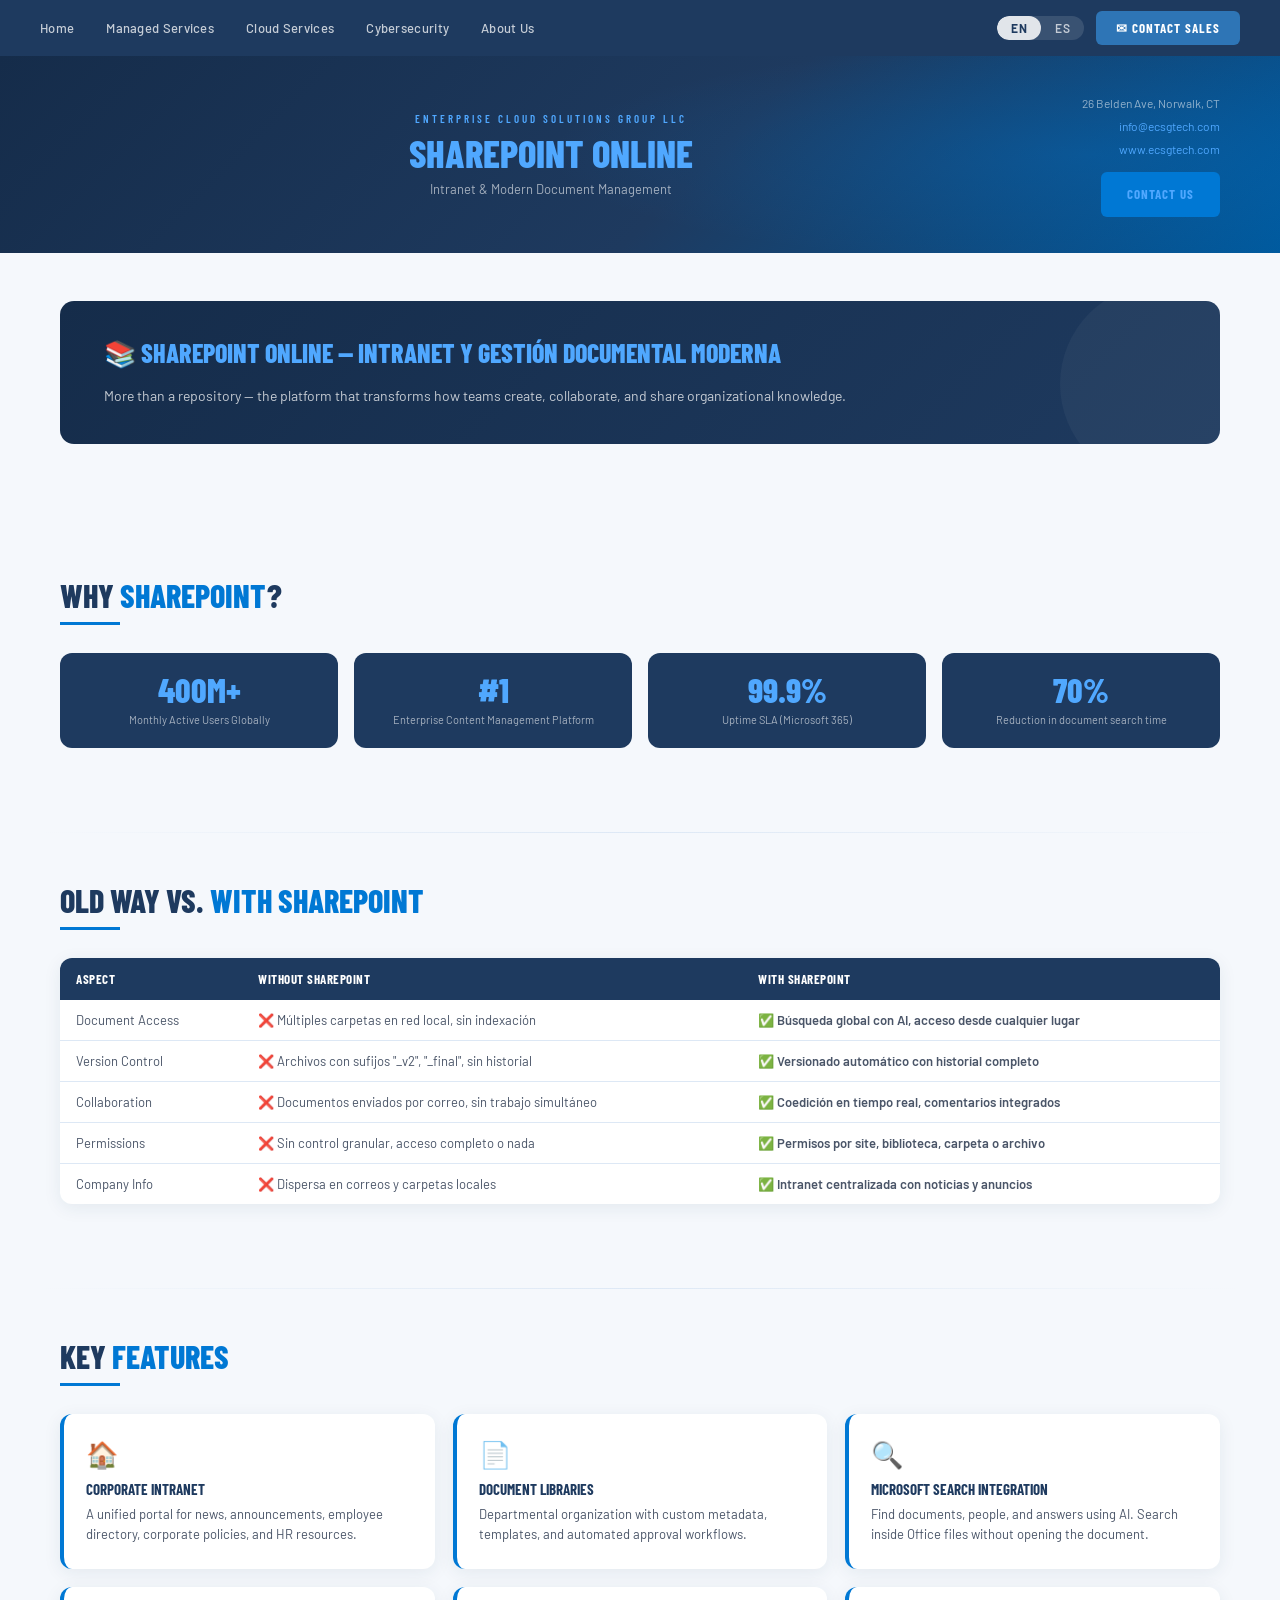
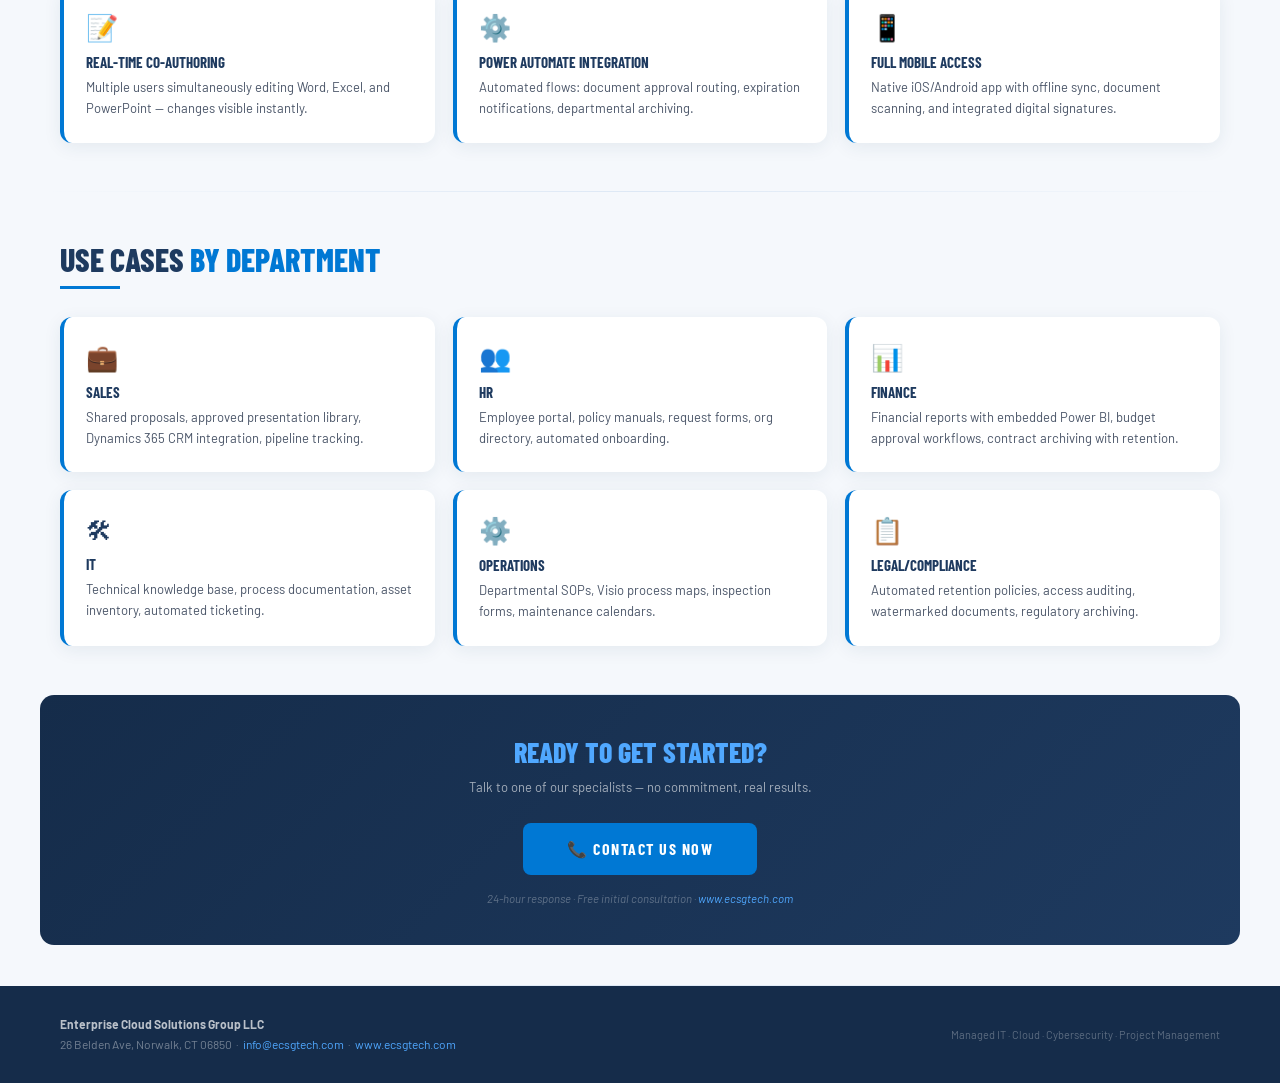
<file: ECSG_SharePoint_Intranet.html>
<!DOCTYPE html>
<html lang="es">
<head>
<meta charset="UTF-8"><meta name="viewport" content="width=device-width,initial-scale=1.0">
<title>SharePoint Online — Enterprise Cloud Solutions Group LLC</title>
<link href="https://fonts.googleapis.com/css2?family=Barlow+Condensed:wght@300;400;600;700;800&family=Barlow:wght@300;400;500;600&display=swap" rel="stylesheet">
<style>:root{--acc:#0078D4;--acc-dark:#005A9E;--acc-light:#50A8FF;--acc-glow:rgba(0,120,212,.25);}
:root{--navy:#1E3A5F;--navy-deep:#152C4A;--blue:#2E75B6;--blue-light:#4A90D9;--gray-light:#F5F8FC;--gray-mid:#DDE8F5;--gray-text:#4A5568;}
*{margin:0;padding:0;box-sizing:border-box;}html{scroll-behavior:smooth;}
body{font-family:"Barlow",sans-serif;background:var(--gray-light);color:var(--navy);}
.es{display:block;}.en{display:none;}.es-inline{display:inline;}.en-inline{display:none;}
body.lang-en .es{display:none;}body.lang-en .en{display:block;}
body.lang-en .es-inline{display:none;}body.lang-en .en-inline{display:inline;}
.lang-bar{background:var(--navy-deep);display:flex;justify-content:flex-end;padding:8px 40px;gap:8px;position:sticky;top:0;z-index:100;}
.lang-btn{background:transparent;border:1.5px solid rgba(255,255,255,0.3);color:rgba(255,255,255,0.7);padding:4px 16px;border-radius:20px;font-family:"Barlow",sans-serif;font-size:12px;font-weight:600;letter-spacing:1px;cursor:pointer;transition:all .2s;text-decoration:none;display:inline-block;}
.lang-btn.active,.lang-btn:hover{background:var(--acc);border-color:var(--acc);color:#fff;}
.header{background:linear-gradient(135deg,var(--navy-deep) 0%,var(--navy) 55%,var(--acc-dark) 100%);position:relative;overflow:hidden;}
.header::before{content:"";position:absolute;inset:0;background:radial-gradient(ellipse 60% 80% at 85% 50%,var(--acc-glow) 0%,transparent 70%);}
.header-inner{position:relative;display:flex;align-items:center;justify-content:space-between;padding:36px 60px;gap:40px;}
.logo-wrap img{width:120px;height:auto;filter:drop-shadow(0 2px 12px rgba(0,0,0,.3));}
.header-center{flex:1;text-align:center;}
.header-eyebrow{font-family:"Barlow Condensed",sans-serif;font-size:11px;font-weight:600;letter-spacing:3px;text-transform:uppercase;color:var(--acc-light);margin-bottom:8px;}
.header-title{font-family:"Barlow Condensed",sans-serif;font-size:clamp(20px,3vw,42px);font-weight:800;color:#fff;line-height:1.05;text-transform:uppercase;}
.header-title span{color:var(--acc-light);}
.header-subtitle{font-size:13px;color:rgba(255,255,255,0.6);margin-top:8px;}
.header-contact{flex-shrink:0;text-align:right;color:rgba(255,255,255,0.55);font-size:12px;line-height:1.9;}
.header-contact a{color:var(--acc-light);text-decoration:none;}
.cta-hdr{display:inline-block;margin-top:12px;padding:10px 26px;background:var(--acc);border-radius:6px;color:#fff;font-family:"Barlow Condensed",sans-serif;font-size:13px;font-weight:700;letter-spacing:1px;text-transform:uppercase;text-decoration:none;transition:all .25s;}
.cta-hdr:hover{opacity:.85;transform:translateY(-2px);}
.wrap{max-width:1240px;margin:0 auto;padding:48px 40px;}
.sec-title{font-family:"Barlow Condensed",sans-serif;font-size:32px;font-weight:800;text-transform:uppercase;color:var(--navy);margin-bottom:8px;}
.sec-title span{color:var(--acc);}
.sec-div{width:60px;height:3px;background:var(--acc);margin-bottom:28px;}
.sec-lead{font-size:14px;color:var(--gray-text);line-height:1.75;max-width:860px;margin-bottom:32px;}
.g{display:grid;gap:18px;}
.g2{grid-template-columns:repeat(2,1fr);}.g3{grid-template-columns:repeat(3,1fr);}.g4{grid-template-columns:repeat(4,1fr);}
.card{background:#fff;border-radius:12px;padding:24px 22px;box-shadow:0 4px 18px rgba(30,58,95,.08);border-left:4px solid var(--acc);transition:transform .2s;}
.card:hover{transform:translateY(-3px);}
.card-icon{font-size:26px;margin-bottom:10px;}
.card-title{font-family:"Barlow Condensed",sans-serif;font-size:15px;font-weight:700;text-transform:uppercase;color:var(--navy);margin-bottom:6px;}
.card-sub{font-size:11px;color:var(--acc);font-weight:600;text-transform:uppercase;margin-bottom:6px;}
.card p{font-size:13px;color:var(--gray-text);line-height:1.6;}
.card-focus{margin-top:8px;padding-top:8px;border-top:1px solid var(--gray-mid);font-size:12px;color:var(--acc);}
.stats{display:grid;gap:16px;margin-bottom:36px;}
.stat{background:var(--navy);border-radius:12px;padding:20px 16px;text-align:center;}
.stat-n{font-family:"Barlow Condensed",sans-serif;font-size:34px;font-weight:800;color:var(--acc-light);line-height:1;}
.stat-l{font-size:11px;color:rgba(255,255,255,.6);margin-top:5px;line-height:1.4;}
.dark-band{background:linear-gradient(135deg,var(--navy-deep),var(--navy));border-radius:14px;padding:36px 44px;color:#fff;margin-bottom:36px;position:relative;overflow:hidden;}
.dark-band::after{content:"";position:absolute;bottom:-40px;right:-40px;width:200px;height:200px;background:rgba(255,255,255,.04);border-radius:50%;}
.dark-band-title{font-family:"Barlow Condensed",sans-serif;font-size:clamp(18px,2.5vw,26px);font-weight:800;text-transform:uppercase;color:var(--acc-light);margin-bottom:14px;}
.dark-band p{font-size:14px;color:rgba(255,255,255,.75);line-height:1.8;max-width:900px;}
.phase-wrap{background:#fff;border-radius:14px;overflow:hidden;box-shadow:0 4px 18px rgba(30,58,95,.08);margin-bottom:36px;}
.phase-hdr{background:var(--navy);padding:20px 28px;}
.phase-hdr-t{font-family:"Barlow Condensed",sans-serif;font-size:17px;font-weight:700;text-transform:uppercase;color:#fff;letter-spacing:.5px;}
.phase-hdr-s{font-size:12px;color:rgba(255,255,255,.5);margin-top:4px;}
.phase-step{display:flex;gap:20px;padding:20px 28px;border-bottom:1px solid var(--gray-mid);}
.phase-step:last-child{border-bottom:none;}
.ps-num{font-family:"Barlow Condensed",sans-serif;font-size:36px;font-weight:800;color:rgba(46,117,182,.15);line-height:1;flex-shrink:0;width:44px;}
.ps-title{font-family:"Barlow Condensed",sans-serif;font-size:15px;font-weight:700;text-transform:uppercase;color:var(--acc);margin-bottom:4px;}
.ps-body p{font-size:13px;color:var(--gray-text);line-height:1.6;}
.compare-tbl{width:100%;border-collapse:collapse;background:#fff;border-radius:12px;overflow:hidden;box-shadow:0 4px 18px rgba(30,58,95,.08);margin-bottom:36px;}
.compare-tbl th{background:var(--navy);color:#fff;padding:13px 16px;font-family:"Barlow Condensed",sans-serif;font-size:13px;font-weight:700;text-transform:uppercase;letter-spacing:.5px;text-align:left;}
.compare-tbl td{padding:12px 16px;font-size:13px;color:var(--gray-text);border-bottom:1px solid var(--gray-mid);}
.compare-tbl tr:last-child td{border-bottom:none;}
.bad{color:#EF4444;}.good{color:#10B981;font-weight:600;}
.quote-box{background:linear-gradient(135deg,var(--navy-deep),var(--navy));border-radius:12px;padding:26px 36px;color:#fff;text-align:center;margin-top:28px;}
.quote-box p{font-size:14px;font-style:italic;color:rgba(255,255,255,.8);line-height:1.7;}
.quote-box p span{color:var(--acc-light);font-weight:600;font-style:normal;}
.cta-block{background:linear-gradient(135deg,var(--navy-deep),var(--navy));border-radius:14px;padding:40px;text-align:center;color:#fff;margin:0 40px 40px;}
.cta-t{font-family:"Barlow Condensed",sans-serif;font-size:28px;font-weight:800;text-transform:uppercase;margin-bottom:10px;}
.cta-t span{color:var(--acc-light);}
.cta-s{font-size:13px;color:rgba(255,255,255,.6);margin-bottom:28px;}
.cta-btn{display:inline-block;padding:16px 44px;background:var(--acc);border-radius:8px;color:#fff;font-family:"Barlow Condensed",sans-serif;font-size:16px;font-weight:700;letter-spacing:1.5px;text-transform:uppercase;text-decoration:none;transition:all .25s;}
.cta-btn:hover{opacity:.85;transform:translateY(-3px);box-shadow:0 8px 24px rgba(0,0,0,.3);}
.cta-note{margin-top:16px;font-size:11.5px;color:rgba(255,255,255,.3);font-style:italic;}
.cta-note a{color:var(--acc-light);text-decoration:none;}
.sep{height:1px;background:linear-gradient(90deg,transparent,var(--gray-mid),transparent);margin:0 40px;}
.footer{background:var(--navy-deep);padding:28px 60px;display:flex;align-items:center;justify-content:space-between;gap:24px;}
.footer img{width:76px;opacity:.9;}
.footer-txt{color:rgba(255,255,255,.4);font-size:12px;line-height:1.7;}
.footer-txt a{color:var(--acc-light);text-decoration:none;}
.footer-r{text-align:right;color:rgba(255,255,255,.3);font-size:11px;}
@media(max-width:900px){.g2,.g3,.g4,.stats{grid-template-columns:1fr!important;}
  .header-inner{flex-direction:column;text-align:center;padding:24px;}
  .header-contact{text-align:center;}.wrap{padding:32px 20px;}
  .cta-block{margin:0 16px 32px;}
  .footer{flex-direction:column;text-align:center;padding:24px 20px;}.footer-r{text-align:center;}
  .lang-bar{padding:8px 16px;}}
</style>
<script>
function switchLang(lang){
  if(lang==='en'){
    document.body.classList.add('lang-en');
    document.querySelectorAll('.lang-btn').forEach(function(b){b.classList.remove('active');});
    document.querySelectorAll('.lang-btn')[1].classList.add('active');
  } else {
    document.body.classList.remove('lang-en');
    document.querySelectorAll('.lang-btn').forEach(function(b){b.classList.remove('active');});
    document.querySelectorAll('.lang-btn')[0].classList.add('active');
  }
}
</script>
</head>
<body class="lang-en">
<!-- NAVBAR -->
<nav style="background:#1E3A5F;display:flex;align-items:center;justify-content:space-between;padding:0 40px;height:56px;position:sticky;top:0;z-index:100;font-family:'Barlow',sans-serif;">
  <div style="display:flex;align-items:center;gap:32px;">
    <a href="index.html" style="color:rgba(255,255,255,.75);text-decoration:none;font-size:13px;font-weight:500;letter-spacing:.3px;white-space:nowrap;">Home</a>
    <a href="managed-services.html" style="color:rgba(255,255,255,.75);text-decoration:none;font-size:13px;font-weight:500;letter-spacing:.3px;white-space:nowrap;">Managed Services</a>
    <a href="cloud-services.html" style="color:rgba(255,255,255,.75);text-decoration:none;font-size:13px;font-weight:500;letter-spacing:.3px;white-space:nowrap;">Cloud Services</a>
    <a href="cybersecurity.html" style="color:rgba(255,255,255,.75);text-decoration:none;font-size:13px;font-weight:500;letter-spacing:.3px;white-space:nowrap;">Cybersecurity</a>
    <a href="ECSG_About.html" style="color:rgba(255,255,255,.75);text-decoration:none;font-size:13px;font-weight:500;letter-spacing:.3px;white-space:nowrap;">About Us</a>
  </div>
  <div style="display:flex;align-items:center;gap:12px;">
    <div style="display:flex;align-items:center;background:rgba(255,255,255,.12);border-radius:20px;overflow:hidden;">
      <button class="lang-btn active" onclick="switchLang('en')" style="background:rgba(255,255,255,.85);border:none;color:#1E3A5F;padding:5px 14px;font-family:'Barlow',sans-serif;font-size:12px;font-weight:700;letter-spacing:.5px;cursor:pointer;">EN</button>
      <button class="lang-btn" onclick="switchLang('es')" style="background:transparent;border:none;color:rgba(255,255,255,.7);padding:5px 14px;font-family:'Barlow',sans-serif;font-size:12px;font-weight:600;letter-spacing:.5px;cursor:pointer;">ES</button>
    </div>
    <a href="https://www.ecsgtech.com/ecsgcontact_sales.html" style="display:inline-flex;align-items:center;gap:6px;background:#2E75B6;color:#fff;text-decoration:none;font-family:'Barlow Condensed',sans-serif;font-size:13px;font-weight:700;letter-spacing:1px;text-transform:uppercase;padding:9px 20px;border-radius:6px;white-space:nowrap;">✉ Contact Sales</a>
  </div>
</nav>
<header class="header">
  <div class="header-inner">
    <div class="header-center">
      <div class="header-eyebrow">Enterprise Cloud Solutions Group LLC</div>
      <h1 class="header-title"><span class="es-inline">SharePoint Online</span><span class="en-inline">SharePoint Online</span></h1>
      <p class="header-subtitle"><span class="es-inline">Intranet y Gestión Documental Moderna</span><span class="en-inline">Intranet & Modern Document Management</span></p>
    </div>
    <div class="header-contact">
      26 Belden Ave, Norwalk, CT<br>
      <a href="mailto:info@ecsgtech.com">info@ecsgtech.com</a><br>
      <a href="https://www.ecsgtech.com">www.ecsgtech.com</a><br>
      <a class="cta-hdr" href="https://www.ecsgtech.com/ecsgcontact_sales.html"><span class="es-inline">Contáctenos</span><span class="en-inline">Contact Us</span></a>
    </div>
  </div>
</header>
<div class="wrap"><div class="dark-band"><div class="dark-band-title">📚 SharePoint Online — Intranet y Gestión Documental Moderna</div><p class="es">Más que un repositorio — la plataforma que transforma cómo equipos crean, colaboran y comparten conocimiento organizacional.</p><p class="en">More than a repository — the platform that transforms how teams create, collaborate, and share organizational knowledge.</p></div></div><div class="wrap"><div class="sec-title es">¿Por qué <span>SharePoint</span>?</div><div class="sec-title en">Why <span>SharePoint</span>?</div><div class="sec-div"></div><div class="stats g4"><div class="stat"><div class="stat-n">400M+</div><div class="stat-l"><span class="es-inline">Usuarios activos mensuales globalmente</span><span class="en-inline">Monthly Active Users Globally</span></div></div><div class="stat"><div class="stat-n">#1</div><div class="stat-l"><span class="es-inline">Plataforma de gestión de contenido corporativo</span><span class="en-inline">Enterprise Content Management Platform</span></div></div><div class="stat"><div class="stat-n">99.9%</div><div class="stat-l"><span class="es-inline">Disponibilidad garantizada por SLA</span><span class="en-inline">Uptime SLA (Microsoft 365)</span></div></div><div class="stat"><div class="stat-n">70%</div><div class="stat-l"><span class="es-inline">Reducción de tiempo buscando documentos</span><span class="en-inline">Reduction in document search time</span></div></div></div></div><div class="sep"></div><div class="wrap"><div class="sec-title es">Método Antiguo vs. <span>Con SharePoint</span></div><div class="sec-title en">Old Way vs. <span>With SharePoint</span></div><div class="sec-div"></div><table class="compare-tbl"><thead><tr><th><span class="es-inline">Aspecto</span><span class="en-inline">Aspect</span></th><th><span class="es-inline">Sin SharePoint</span><span class="en-inline">Without SharePoint</span></th><th><span class="es-inline">Con SharePoint</span><span class="en-inline">With SharePoint</span></th></tr></thead><tbody><tr><td><span class="es-inline">Acceso a documentos</span><span class="en-inline">Document Access</span></td><td class="bad">❌ Múltiples carpetas en red local, sin indexación</td><td class="good">✅ Búsqueda global con AI, acceso desde cualquier lugar</td></tr><tr><td><span class="es-inline">Control de versiones</span><span class="en-inline">Version Control</span></td><td class="bad">❌ Archivos con sufijos "_v2", "_final", sin historial</td><td class="good">✅ Versionado automático con historial completo</td></tr><tr><td><span class="es-inline">Colaboración</span><span class="en-inline">Collaboration</span></td><td class="bad">❌ Documentos enviados por correo, sin trabajo simultáneo</td><td class="good">✅ Coedición en tiempo real, comentarios integrados</td></tr><tr><td><span class="es-inline">Permisos</span><span class="en-inline">Permissions</span></td><td class="bad">❌ Sin control granular, acceso completo o nada</td><td class="good">✅ Permisos por site, biblioteca, carpeta o archivo</td></tr><tr><td><span class="es-inline">Información empresarial</span><span class="en-inline">Company Info</span></td><td class="bad">❌ Dispersa en correos y carpetas locales</td><td class="good">✅ Intranet centralizada con noticias y anuncios</td></tr></tbody></table></div><div class="sep"></div><div class="wrap"><div class="sec-title es">Funcionalidades <span>Clave</span></div><div class="sec-title en">Key <span>Features</span></div><div class="sec-div"></div><div class="g g3"><div class="card"><div class="card-icon">🏠</div><div class="card-title es">Intranet Corporativa</div><div class="card-title en">Corporate Intranet</div><p class="es">Un portal único para noticias, anuncios, directorio de empleados, políticas corporativas y recursos de RRHH.</p><p class="en">A unified portal for news, announcements, employee directory, corporate policies, and HR resources.</p></div><div class="card"><div class="card-icon">📄</div><div class="card-title es">Bibliotecas de Documentos</div><div class="card-title en">Document Libraries</div><p class="es">Organización por departamentos con metadatos personalizados, plantillas y flujos de aprobación automáticos.</p><p class="en">Departmental organization with custom metadata, templates, and automated approval workflows.</p></div><div class="card"><div class="card-icon">🔍</div><div class="card-title es">Búsqueda con Microsoft Search</div><div class="card-title en">Microsoft Search Integration</div><p class="es">Encuentra documentos, personas y respuestas usando AI. Busca dentro de archivos de Office sin abrir el documento.</p><p class="en">Find documents, people, and answers using AI. Search inside Office files without opening the document.</p></div><div class="card"><div class="card-icon">📝</div><div class="card-title es">Coedición en Tiempo Real</div><div class="card-title en">Real-Time Co-Authoring</div><p class="es">Múltiples usuarios editando simultáneamente Word, Excel y PowerPoint — cambios visibles instantáneamente.</p><p class="en">Multiple users simultaneously editing Word, Excel, and PowerPoint — changes visible instantly.</p></div><div class="card"><div class="card-icon">⚙️</div><div class="card-title es">Automatización con Power Automate</div><div class="card-title en">Power Automate Integration</div><p class="es">Flujos automáticos: envío de documentos para aprobación, notificaciones de vencimiento, archivo por departamento.</p><p class="en">Automated flows: document approval routing, expiration notifications, departmental archiving.</p></div><div class="card"><div class="card-icon">📱</div><div class="card-title es">Acceso Móvil Completo</div><div class="card-title en">Full Mobile Access</div><p class="es">App nativa en iOS/Android con sincronización offline, escaneo de documentos y firma digital integrada.</p><p class="en">Native iOS/Android app with offline sync, document scanning, and integrated digital signatures.</p></div></div></div><div class="sep"></div><div class="wrap"><div class="sec-title es">Casos de Uso <span>por Departamento</span></div><div class="sec-title en">Use Cases <span>by Department</span></div><div class="sec-div"></div><div class="g g3"><div class="card"><div class="card-icon">💼</div><div class="card-title es">Ventas</div><div class="card-title en">Sales</div><p class="es">Propuestas compartidas, biblioteca de presentaciones aprobadas, CRM integrado con Dynamics 365, seguimiento de pipeline.</p><p class="en">Shared proposals, approved presentation library, Dynamics 365 CRM integration, pipeline tracking.</p></div><div class="card"><div class="card-icon">👥</div><div class="card-title es">Recursos Humanos</div><div class="card-title en">HR</div><p class="es">Portal del empleado, manuales de políticas, formularios de solicitud, directorio organizacional, onboarding automatizado.</p><p class="en">Employee portal, policy manuals, request forms, org directory, automated onboarding.</p></div><div class="card"><div class="card-icon">📊</div><div class="card-title es">Finanzas</div><div class="card-title en">Finance</div><p class="es">Reportes financieros con Power BI embebido, flujos de aprobación presupuestaria, archivo de contratos con retención.</p><p class="en">Financial reports with embedded Power BI, budget approval workflows, contract archiving with retention.</p></div><div class="card"><div class="card-icon">🛠</div><div class="card-title es">IT</div><div class="card-title en">IT</div><p class="es">Base de conocimiento técnica, documentación de procesos, inventario de activos, tickets automatizados.</p><p class="en">Technical knowledge base, process documentation, asset inventory, automated ticketing.</p></div><div class="card"><div class="card-icon">⚙️</div><div class="card-title es">Operaciones</div><div class="card-title en">Operations</div><p class="es">SOPs por departamento, mapas de procesos Visio, formularios de inspección, calendario de mantenimiento.</p><p class="en">Departmental SOPs, Visio process maps, inspection forms, maintenance calendars.</p></div><div class="card"><div class="card-icon">📋</div><div class="card-title es">Legal/Compliance</div><div class="card-title en">Legal/Compliance</div><p class="es">Políticas de retención automáticas, auditoría de acceso, documentos con marcas de agua, archivo regulatorio.</p><p class="en">Automated retention policies, access auditing, watermarked documents, regulatory archiving.</p></div></div></div><div class="sep"></div>
<div class="cta-block">
  <div class="cta-t"><span class="es-inline">¿Listo para <span>Comenzar</span>?</span><span class="en-inline">Ready to <span>Get Started</span>?</span></div>
  <p class="cta-s es">Hable con uno de nuestros especialistas — sin compromiso, con resultados reales.</p>
  <p class="cta-s en">Talk to one of our specialists — no commitment, real results.</p>
  <a class="cta-btn" href="https://www.ecsgtech.com/ecsgcontact_sales.html">
    <span class="es-inline">📞 CONTÁCTENOS AHORA</span>
    <span class="en-inline">📞 CONTACT US NOW</span>
  </a>
  <div class="cta-note">
    <span class="es-inline">Respuesta en 24 horas · Consultoría inicial gratuita · </span>
    <span class="en-inline">24-hour response · Free initial consultation · </span>
    <a href="https://www.ecsgtech.com">www.ecsgtech.com</a>
  </div>
</div>
<div class="sep"></div>
<footer class="footer">
  <div class="footer-txt"><strong style="color:rgba(255,255,255,.7)">Enterprise Cloud Solutions Group LLC</strong><br>26 Belden Ave, Norwalk, CT 06850 &nbsp;·&nbsp; <a href="mailto:info@ecsgtech.com">info@ecsgtech.com</a> &nbsp;·&nbsp; <a href="https://www.ecsgtech.com">www.ecsgtech.com</a></div>
  <div class="footer-r">Managed IT · Cloud · Cybersecurity · Project Management</div>
</footer>
</body>
</html>
</file>
